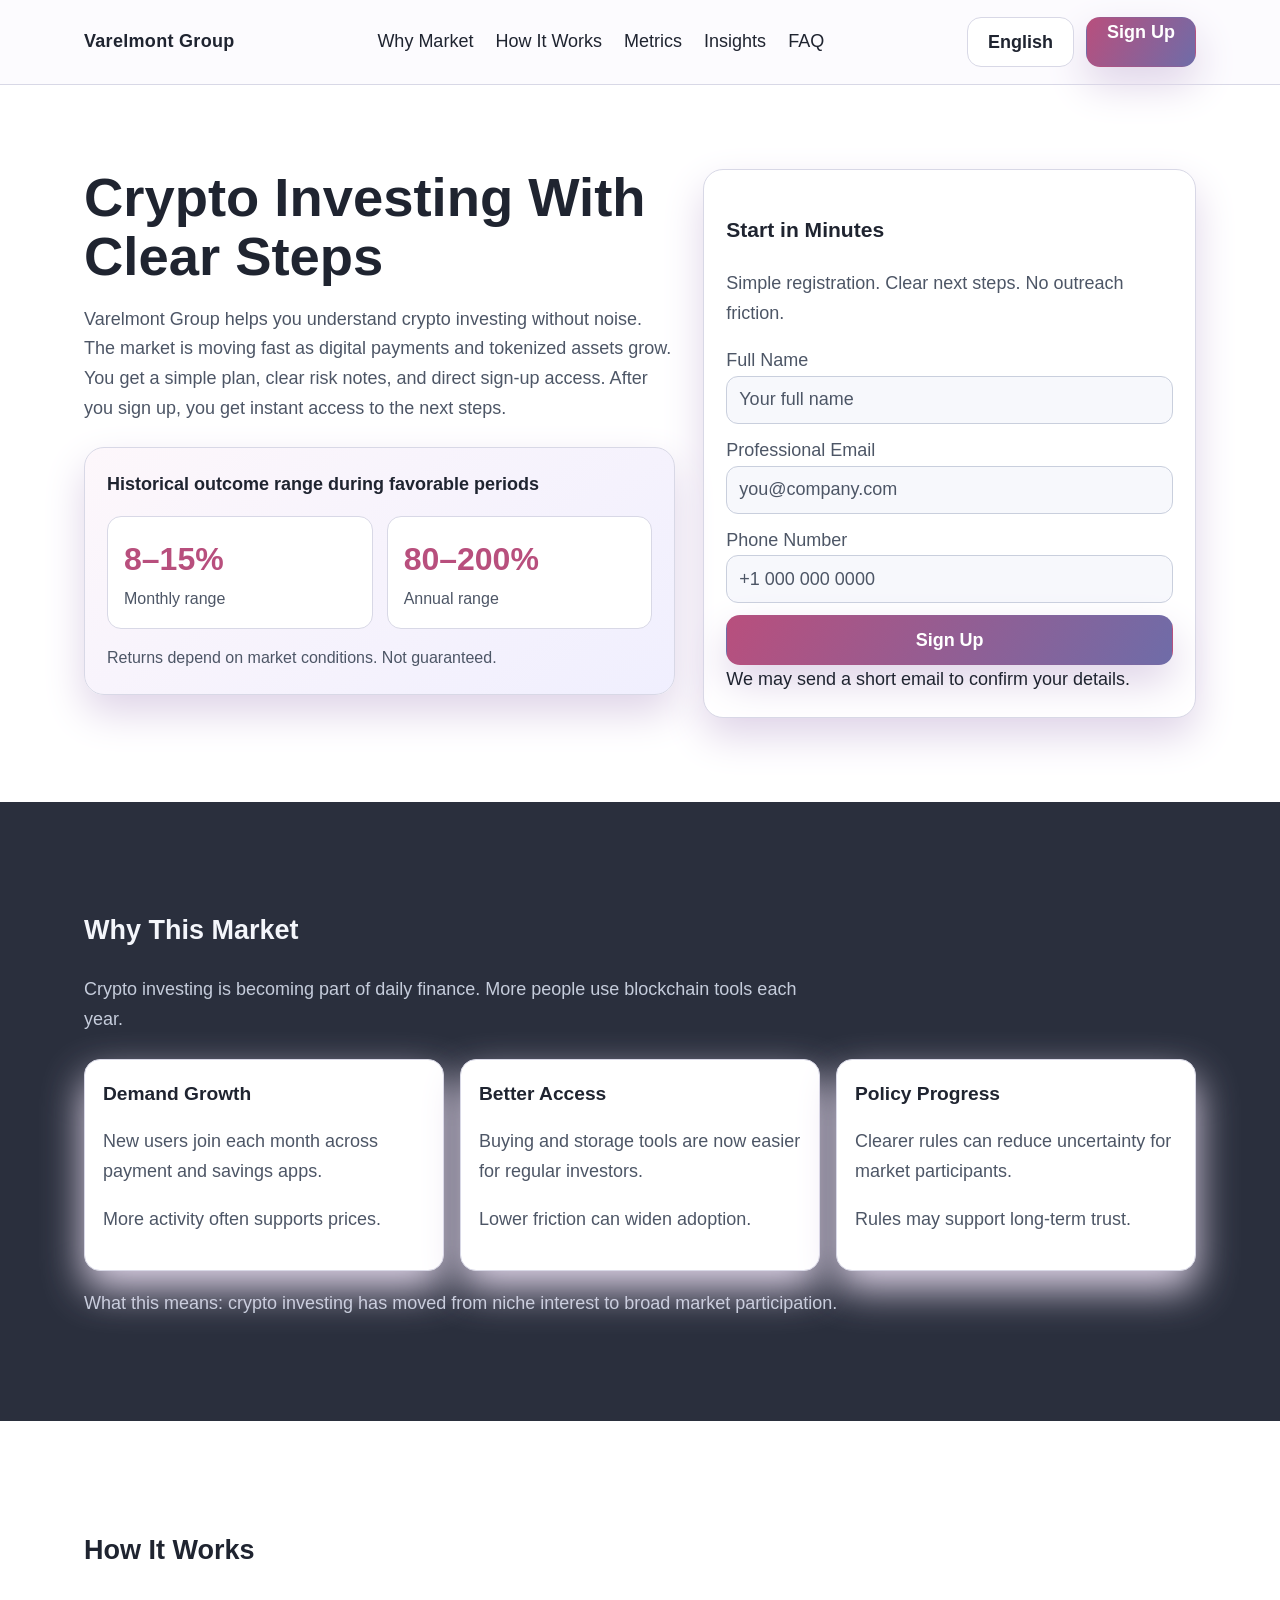
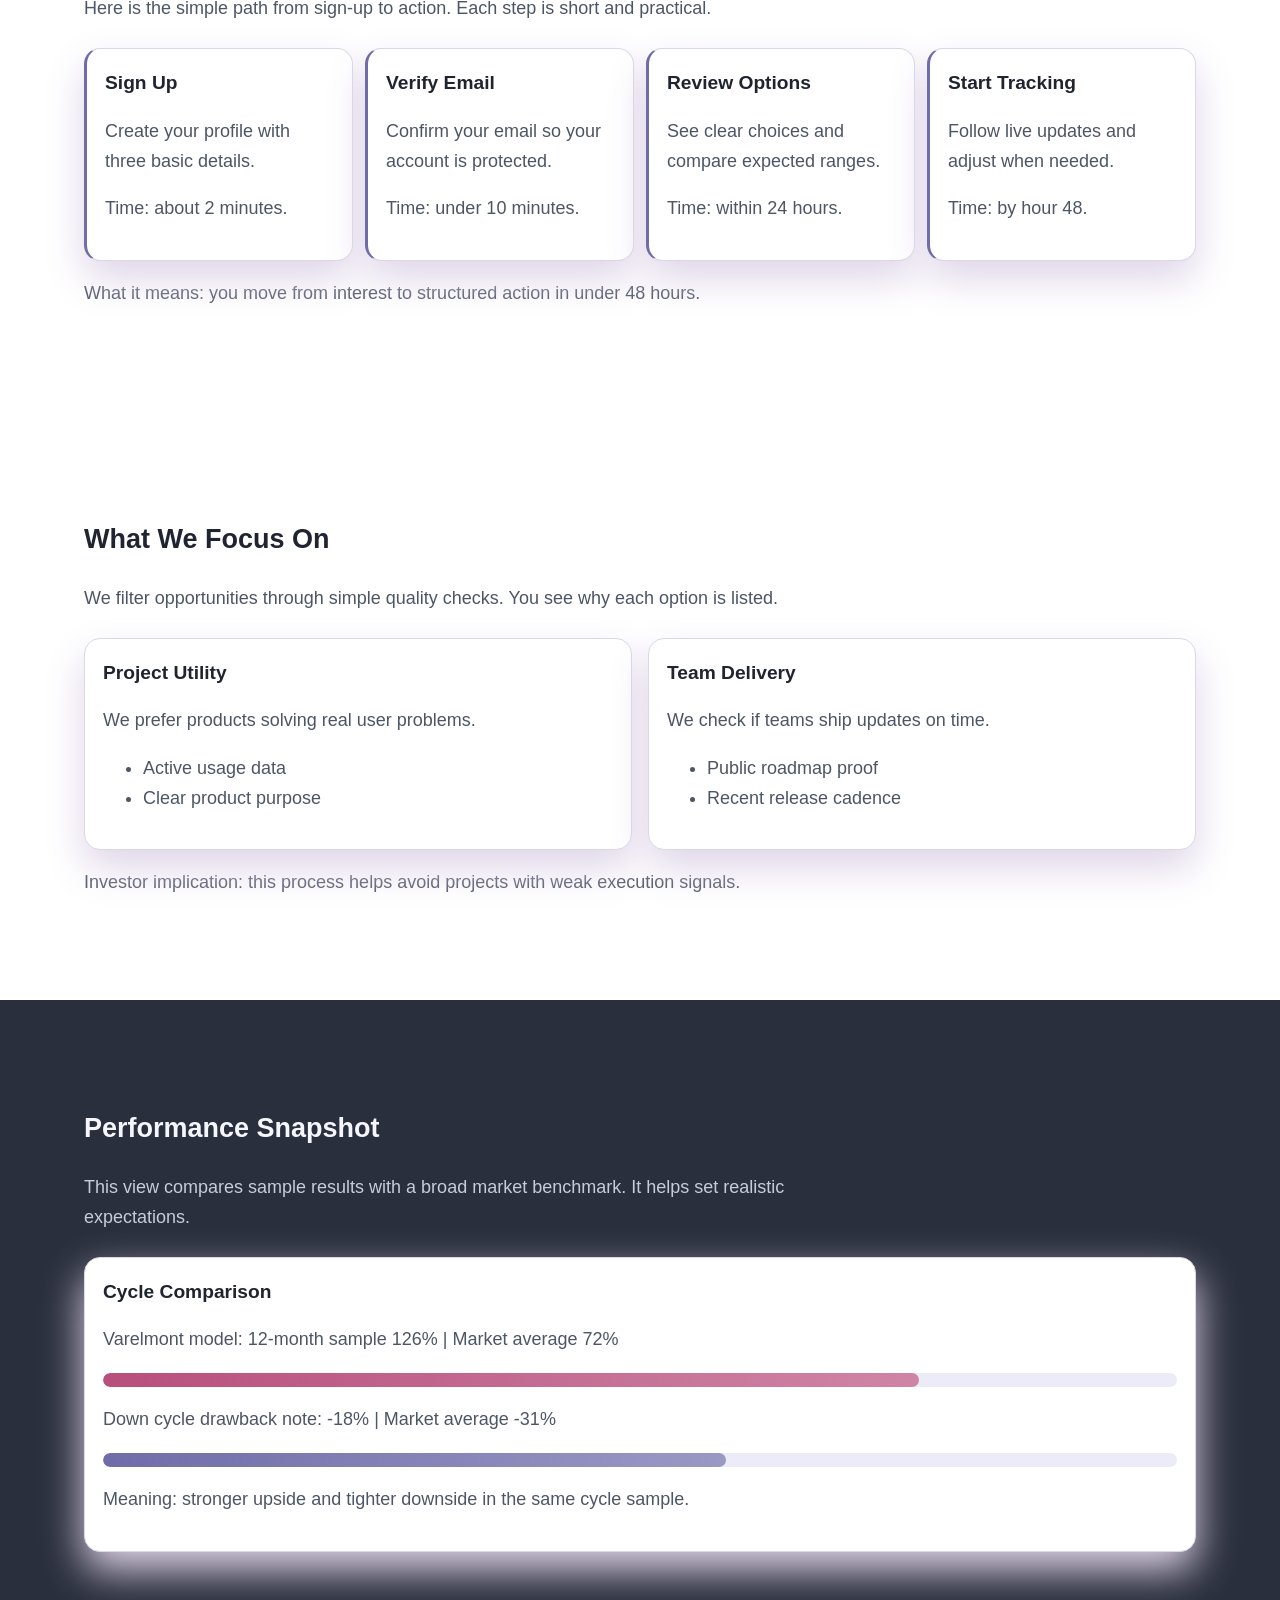
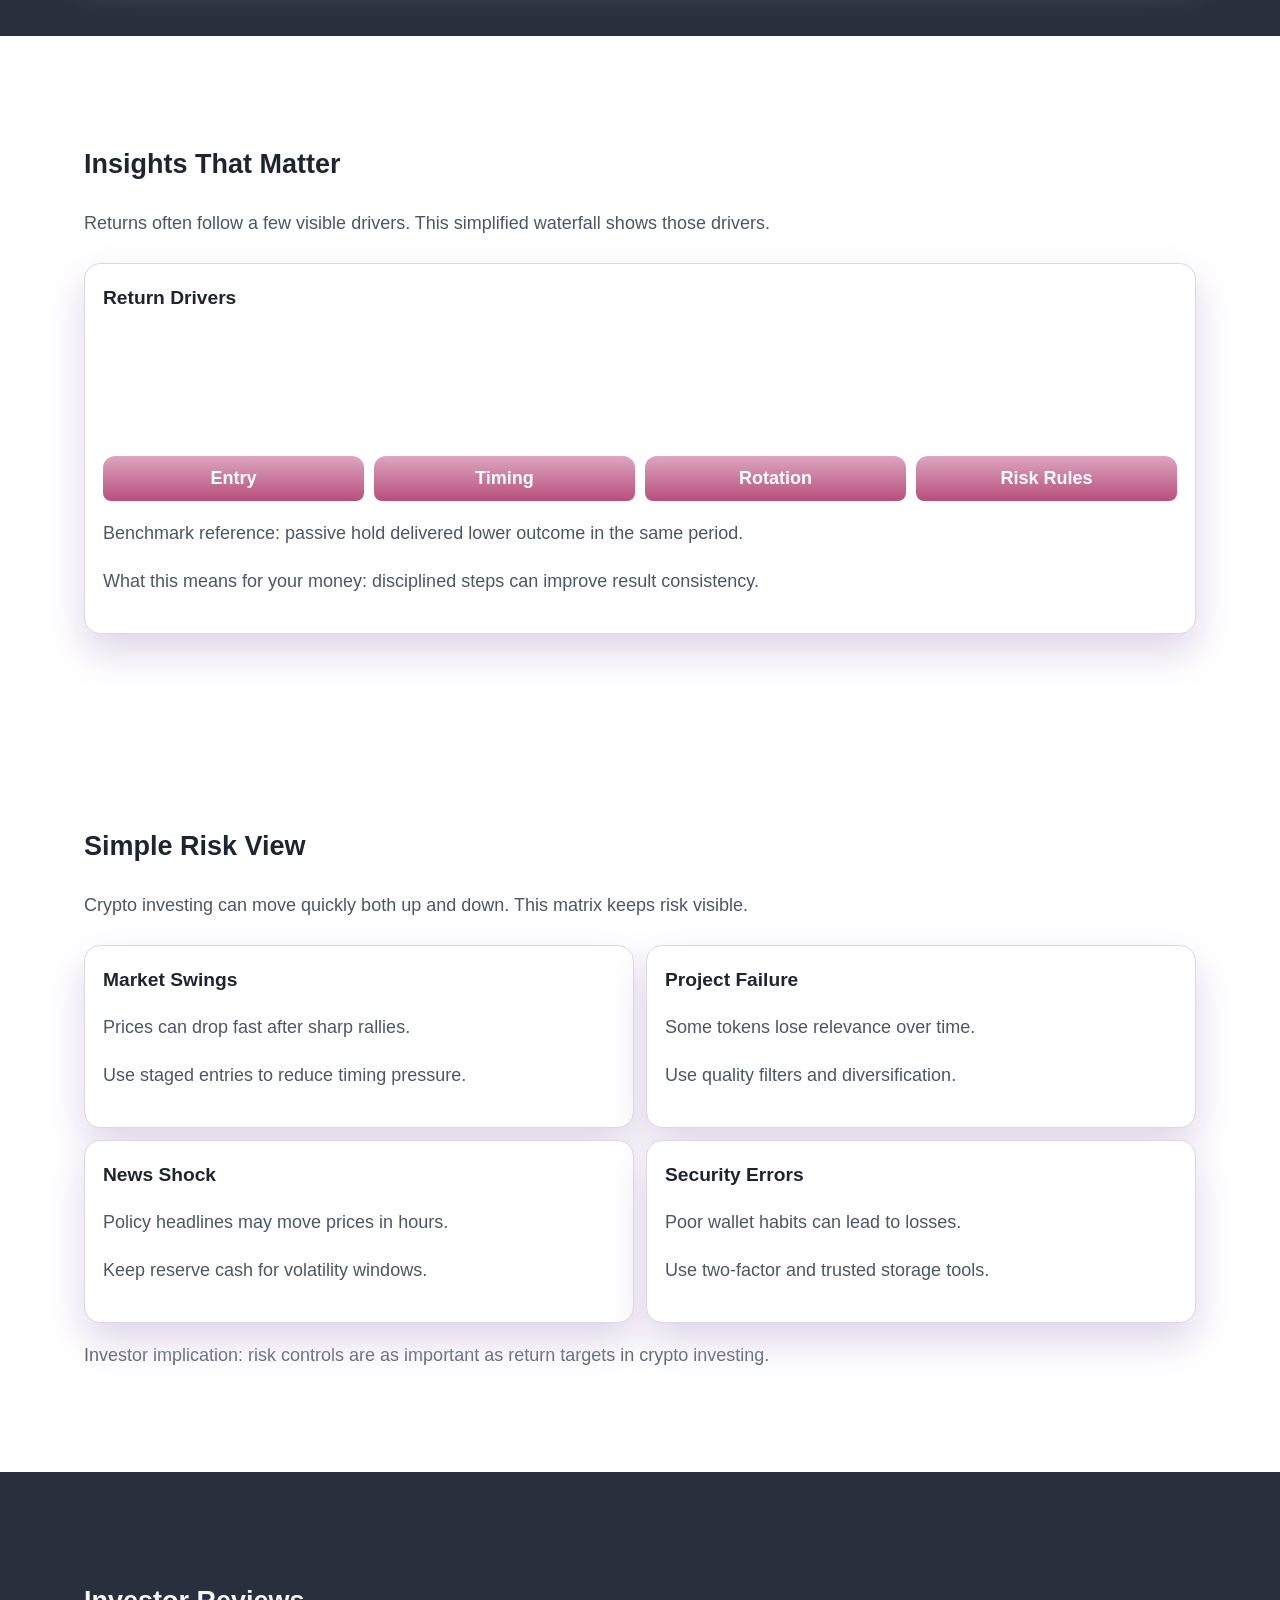
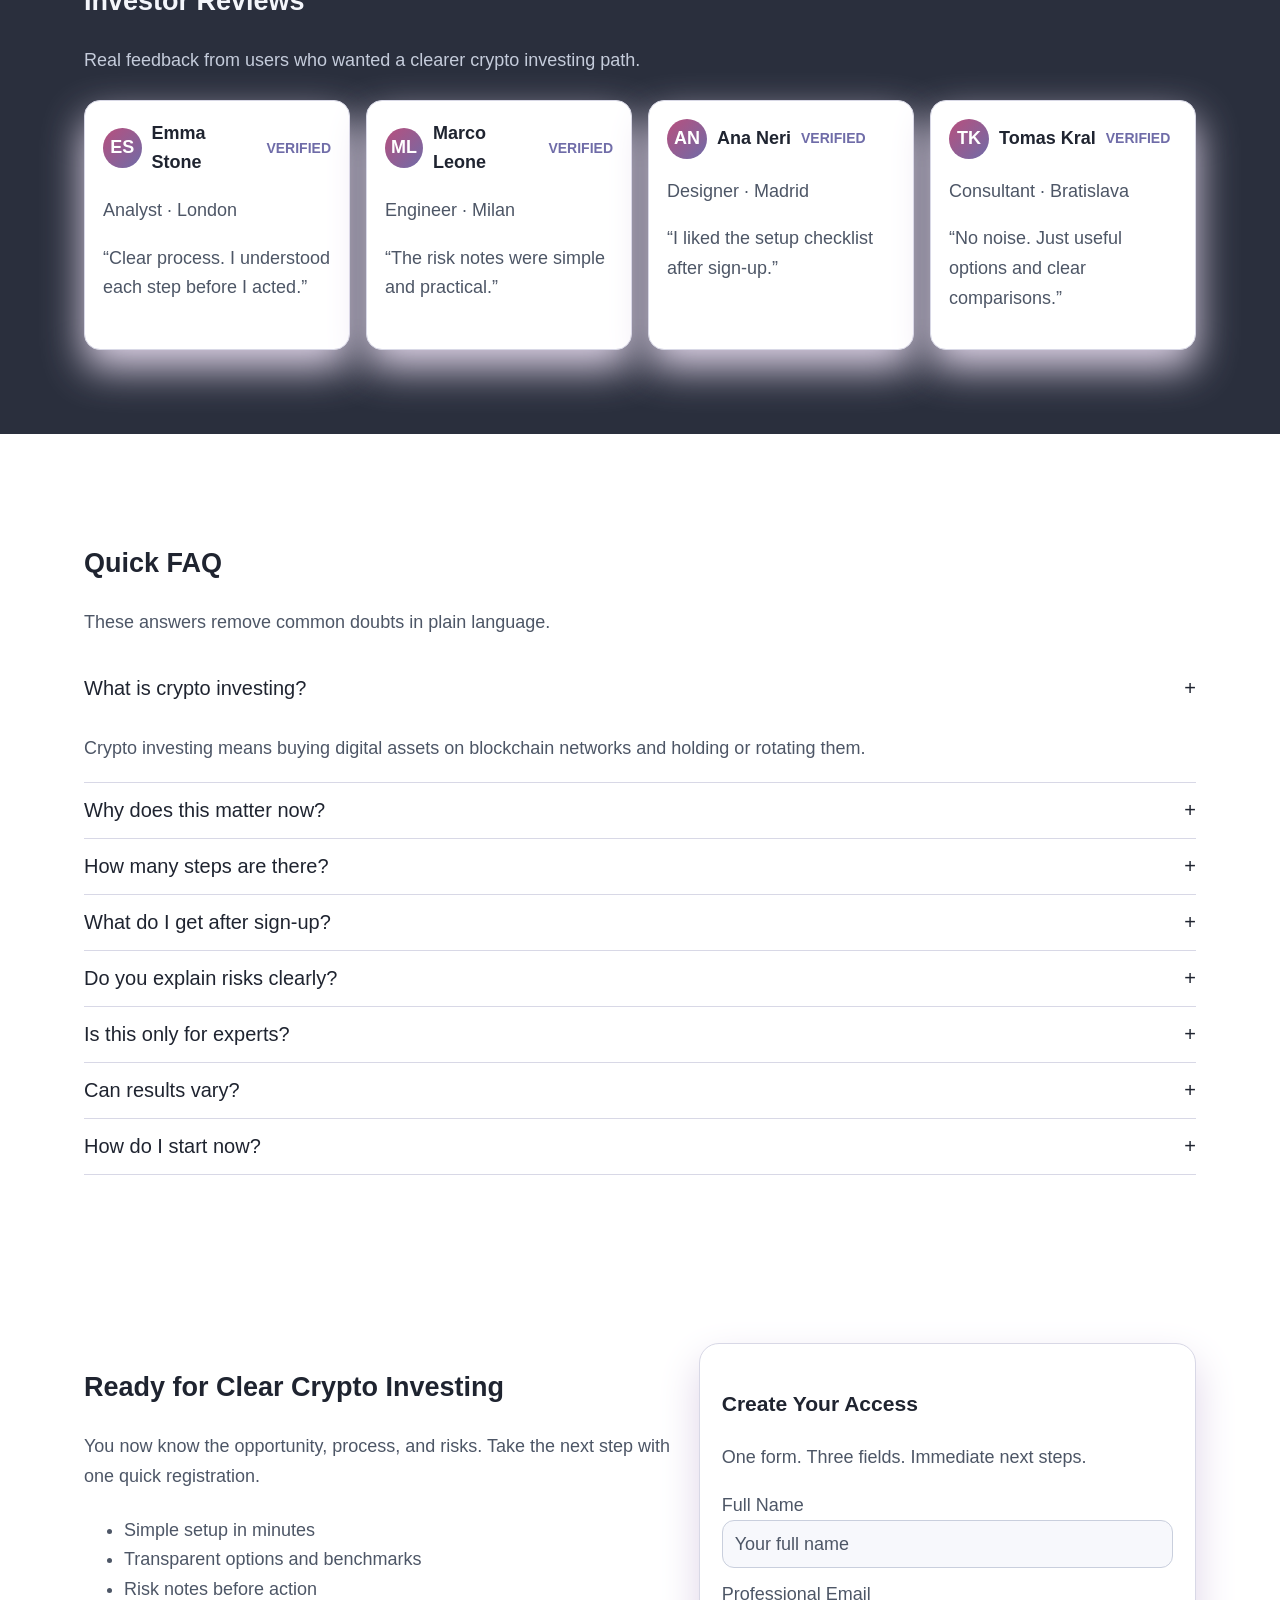
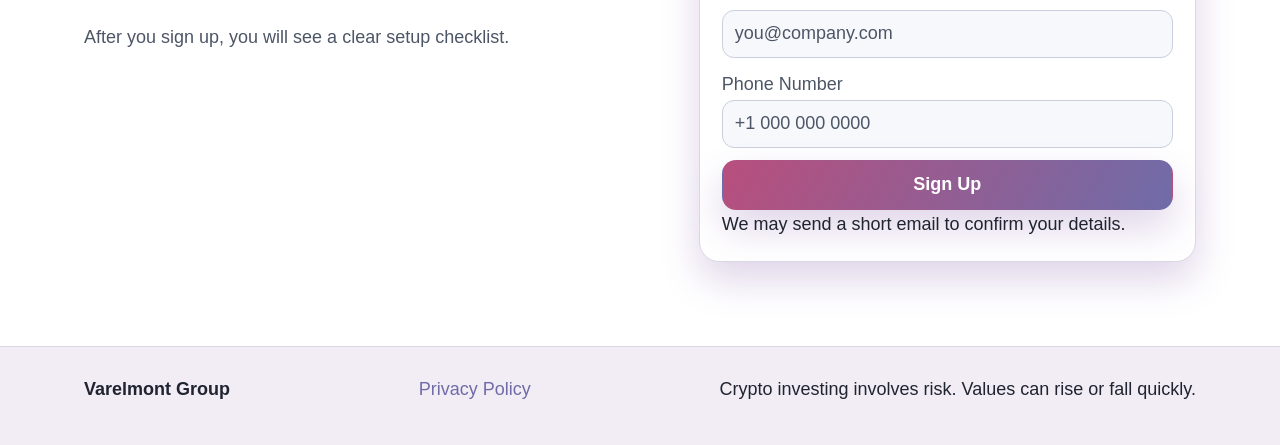
<file: index.html>
<!doctype html>
<html lang="en">
<head>
  <meta charset="UTF-8" />
  <meta name="viewport" content="width=device-width, initial-scale=1.0" />
  <title>Varelmont Group | Crypto Investing Clarity 1</title>
  <meta name="description" content="Varelmont Group explains crypto investing in simple steps, clear risks, and practical next actions for private investors." />
  <link rel="canonical" href="https://www.varelmontgroup.com/" />
  <link rel="alternate" hreflang="en" href="https://www.varelmontgroup.com/index.html" />
  <link rel="alternate" hreflang="de" href="https://www.varelmontgroup.com/de/index.html" />
  <link rel="alternate" hreflang="fr" href="https://www.varelmontgroup.com/fr/index.html" />
  <link rel="alternate" hreflang="es" href="https://www.varelmontgroup.com/es/index.html" />
  <link rel="alternate" hreflang="it" href="https://www.varelmontgroup.com/it/index.html" />
  <link rel="alternate" hreflang="tr" href="https://www.varelmontgroup.com/tr/index.html" />
  <link rel="alternate" hreflang="pt" href="https://www.varelmontgroup.com/pt/index.html" />
  <link rel="alternate" hreflang="ja" href="https://www.varelmontgroup.com/jp/index.html" />
  <link rel="alternate" hreflang="sk" href="https://www.varelmontgroup.com/sk/index.html" />
  <link rel="alternate" hreflang="nl-BE" href="https://www.varelmontgroup.com/be/index.html" />
  <meta property="og:title" content="Varelmont Group | Crypto Investing Clarity 1" />
  <meta property="og:description" content="Varelmont Group explains crypto investing in simple steps, clear risks, and practical next actions for private investors." />
  <meta property="og:type" content="website" />
  <meta property="og:url" content="https://www.varelmontgroup.com/" />
  <meta name="twitter:card" content="summary_large_image" />
  <meta name="twitter:title" content="Varelmont Group | Crypto Investing Clarity 1" />
  <meta name="twitter:description" content="Varelmont Group explains crypto investing in simple steps, clear risks, and practical next actions for private investors." />
  <link rel="stylesheet" href="assets/style.css" />
  <script type="application/ld+json">{"@context":"https://schema.org","@graph":[{"@type":"Organization","name":"Varelmont Group","url":"https://www.varelmontgroup.com/"},{"@type":"WebSite","name":"Varelmont Group","url":"https://www.varelmontgroup.com/"},{"@type":"FAQPage","mainEntity":[{"@type":"Question","name":"What is crypto investing?","acceptedAnswer":{"@type":"Answer","text":"Crypto investing means buying digital assets that run on blockchain networks."}},{"@type":"Question","name":"What happens after Sign Up?","acceptedAnswer":{"@type":"Answer","text":"After you sign up, you get instant access to the next steps."}}]},{"@type":"Review","author":{"@type":"Person","name":"Emma Stone"},"reviewBody":"I understood the setup in one session."}]}</script>
</head>
<body>
<header>
  <div class="container header-row">
    <div class="brand">Varelmont Group</div>
    <nav aria-label="Primary">
      <ul>
        <li><a href="#market">Why Market</a></li>
        <li><a href="#model">How It Works</a></li>
        <li><a href="#metrics">Metrics</a></li>
        <li><a href="#insights">Insights</a></li>
        <li><a href="#faq">FAQ</a></li>
      </ul>
    </nav>
    <div class="header-actions">
      <div class="lang">
        <button class="lang-current" data-lang-toggle aria-label="Open languages">English</button>
        <div class="lang-menu" role="menu">
<a href="index.html"><span class="flag"><svg viewBox="0 0 24 24" aria-hidden="true"><rect width="24" height="24" fill="#1f4ea1"/><rect y="10" width="24" height="4" fill="#fff"/><rect x="10" width="4" height="24" fill="#fff"/><rect y="11" width="24" height="2" fill="#d22f27"/><rect x="11" width="2" height="24" fill="#d22f27"/></svg></span>English</a>
<a href="de/index.html"><span class="flag"><svg viewBox="0 0 24 24"><rect width="24" height="8" fill="#111"/><rect y="8" width="24" height="8" fill="#dd0000"/><rect y="16" width="24" height="8" fill="#ffce00"/></svg></span>Deutsch</a>
<a href="fr/index.html"><span class="flag"><svg viewBox="0 0 24 24"><rect width="8" height="24" fill="#1e4aa8"/><rect x="8" width="8" height="24" fill="#fff"/><rect x="16" width="8" height="24" fill="#ef4135"/></svg></span>Français</a>
<a href="es/index.html"><span class="flag"><svg viewBox="0 0 24 24"><rect width="24" height="6" fill="#aa151b"/><rect y="6" width="24" height="12" fill="#f1bf00"/><rect y="18" width="24" height="6" fill="#aa151b"/></svg></span>Español</a>
<a href="it/index.html"><span class="flag"><svg viewBox="0 0 24 24"><rect width="8" height="24" fill="#009246"/><rect x="8" width="8" height="24" fill="#fff"/><rect x="16" width="8" height="24" fill="#ce2b37"/></svg></span>Italiano</a>
<a href="tr/index.html"><span class="flag"><svg viewBox="0 0 24 24"><rect width="24" height="24" fill="#e30a17"/><circle cx="10" cy="12" r="5" fill="#fff"/><circle cx="11" cy="12" r="4" fill="#e30a17"/></svg></span>Türkçe</a>
<a href="pt/index.html"><span class="flag"><svg viewBox="0 0 24 24"><rect width="10" height="24" fill="#046a38"/><rect x="10" width="14" height="24" fill="#da291c"/></svg></span>Português</a>
<a href="jp/index.html"><span class="flag"><svg viewBox="0 0 24 24"><rect width="24" height="24" fill="#fff"/><circle cx="12" cy="12" r="6" fill="#bc002d"/></svg></span>日本語</a>
<a href="sk/index.html"><span class="flag"><svg viewBox="0 0 24 24"><rect width="24" height="8" fill="#fff"/><rect y="8" width="24" height="8" fill="#0b4ea2"/><rect y="16" width="24" height="8" fill="#ee1c25"/></svg></span>Slovak</a>
<a href="be/index.html"><span class="flag"><svg viewBox="0 0 24 24"><rect width="8" height="24" fill="#000"/><rect x="8" width="8" height="24" fill="#ffe936"/><rect x="16" width="8" height="24" fill="#ef3340"/></svg></span>Nederlands (BE)</a>
</div>
      </div>
      <a class="btn btn-primary" href="#signup">Sign Up</a>
      <button class="btn mobile-toggle" data-open-drawer aria-label="Open menu">☰</button>
    </div>
  </div>
</header>

<div class="drawer-backdrop" data-drawer-backdrop></div>
<aside class="mobile-drawer" data-drawer aria-label="Mobile navigation">
  <button class="icon-btn" data-close-drawer aria-label="Close menu">X</button>
  <nav aria-label="Mobile">
    <ul>
      <li><a href="#market">Why Market</a></li><li><a href="#model">How It Works</a></li><li><a href="#metrics">Metrics</a></li><li><a href="#insights">Insights</a></li><li><a href="#faq">FAQ</a></li>
    </ul>
  </nav>
  <div class="lang open" style="margin-top:16px;">
    <button class="lang-current" aria-label="Current language">English</button>
    <div class="lang-menu" style="display:block;position:static;width:100%;">
<a href="index.html"><span class="flag"><svg viewBox="0 0 24 24" aria-hidden="true"><rect width="24" height="24" fill="#1f4ea1"/><rect y="10" width="24" height="4" fill="#fff"/><rect x="10" width="4" height="24" fill="#fff"/><rect y="11" width="24" height="2" fill="#d22f27"/><rect x="11" width="2" height="24" fill="#d22f27"/></svg></span>English</a>
<a href="de/index.html"><span class="flag"><svg viewBox="0 0 24 24"><rect width="24" height="8" fill="#111"/><rect y="8" width="24" height="8" fill="#dd0000"/><rect y="16" width="24" height="8" fill="#ffce00"/></svg></span>Deutsch</a>
<a href="fr/index.html"><span class="flag"><svg viewBox="0 0 24 24"><rect width="8" height="24" fill="#1e4aa8"/><rect x="8" width="8" height="24" fill="#fff"/><rect x="16" width="8" height="24" fill="#ef4135"/></svg></span>Français</a>
<a href="es/index.html"><span class="flag"><svg viewBox="0 0 24 24"><rect width="24" height="6" fill="#aa151b"/><rect y="6" width="24" height="12" fill="#f1bf00"/><rect y="18" width="24" height="6" fill="#aa151b"/></svg></span>Español</a>
<a href="it/index.html"><span class="flag"><svg viewBox="0 0 24 24"><rect width="8" height="24" fill="#009246"/><rect x="8" width="8" height="24" fill="#fff"/><rect x="16" width="8" height="24" fill="#ce2b37"/></svg></span>Italiano</a>
<a href="tr/index.html"><span class="flag"><svg viewBox="0 0 24 24"><rect width="24" height="24" fill="#e30a17"/><circle cx="10" cy="12" r="5" fill="#fff"/><circle cx="11" cy="12" r="4" fill="#e30a17"/></svg></span>Türkçe</a>
<a href="pt/index.html"><span class="flag"><svg viewBox="0 0 24 24"><rect width="10" height="24" fill="#046a38"/><rect x="10" width="14" height="24" fill="#da291c"/></svg></span>Português</a>
<a href="jp/index.html"><span class="flag"><svg viewBox="0 0 24 24"><rect width="24" height="24" fill="#fff"/><circle cx="12" cy="12" r="6" fill="#bc002d"/></svg></span>日本語</a>
<a href="sk/index.html"><span class="flag"><svg viewBox="0 0 24 24"><rect width="24" height="8" fill="#fff"/><rect y="8" width="24" height="8" fill="#0b4ea2"/><rect y="16" width="24" height="8" fill="#ee1c25"/></svg></span>Slovak</a>
<a href="be/index.html"><span class="flag"><svg viewBox="0 0 24 24"><rect width="8" height="24" fill="#000"/><rect x="8" width="8" height="24" fill="#ffe936"/><rect x="16" width="8" height="24" fill="#ef3340"/></svg></span>Nederlands (BE)</a>
</div>
  </div>
  <a class="btn btn-primary" href="#signup" style="display:inline-flex;align-items:center;justify-content:center;margin-top:12px;">Sign Up</a>
</aside>

<main>
<section class="section light" id="top">
  <div class="container hero-layout">
    <div>
      <h1>Crypto Investing With Clear Steps</h1>
      <p class="section-intro">Varelmont Group helps you understand crypto investing without noise. The market is moving fast as digital payments and tokenized assets grow. You get a simple plan, clear risk notes, and direct sign-up access. After you sign up, you get instant access to the next steps.</p>
      <div class="performance-panel reveal">
        <strong>Historical outcome range during favorable periods</strong>
        <div class="performance-grid">
          <div class="metric-box"><div class="metric-value">8–15%</div><div class="metric-label">Monthly range</div></div>
          <div class="metric-box"><div class="metric-value">80–200%</div><div class="metric-label">Annual range</div></div>
        </div>
        <div class="mini-note">Returns depend on market conditions. Not guaranteed.</div>
      </div>
    </div>
    <form class="form-card" id="signup">
      <h3 class="form-title">Start in Minutes</h3>
      <p class="form-sub">Simple registration. Clear next steps. No outreach friction.</p>
      <div class="form-grid">
        <label>Full Name<input type="text" placeholder="Your full name" /></label>
        <label>Professional Email<input type="email" placeholder="you@company.com" /></label>
        <label>Phone Number<input type="tel" placeholder="+1 000 000 0000" /></label>
        <button class="btn btn-primary" type="submit">Sign Up</button>
      </div>
      <small>We may send a short email to confirm your details.</small>
    </form>
  </div>
</section>

<section class="section dark" id="market"><div class="container">
  <h2>Why This Market</h2>
  <p class="section-intro">Crypto investing is becoming part of daily finance. More people use blockchain tools each year.</p>
  <div class="grid-3 reveal">
    <article class="card"><h3>Demand Growth</h3><p>New users join each month across payment and savings apps.</p><p class="muted">More activity often supports prices.</p></article>
    <article class="card"><h3>Better Access</h3><p>Buying and storage tools are now easier for regular investors.</p><p class="muted">Lower friction can widen adoption.</p></article>
    <article class="card"><h3>Policy Progress</h3><p>Clearer rules can reduce uncertainty for market participants.</p><p class="muted">Rules may support long-term trust.</p></article>
  </div>
  <p>What this means: crypto investing has moved from niche interest to broad market participation.</p>
</div></section>

<section class="section light" id="model"><div class="container">
  <h2>How It Works</h2>
  <p class="section-intro">Here is the simple path from sign-up to action. Each step is short and practical.</p>
  <div class="timeline reveal">
    <article class="card step"><h3>Sign Up</h3><p>Create your profile with three basic details.</p><p class="muted">Time: about 2 minutes.</p></article>
    <article class="card step"><h3>Verify Email</h3><p>Confirm your email so your account is protected.</p><p class="muted">Time: under 10 minutes.</p></article>
    <article class="card step"><h3>Review Options</h3><p>See clear choices and compare expected ranges.</p><p class="muted">Time: within 24 hours.</p></article>
    <article class="card step"><h3>Start Tracking</h3><p>Follow live updates and adjust when needed.</p><p class="muted">Time: by hour 48.</p></article>
  </div>
  <p>What it means: you move from interest to structured action in under 48 hours.</p>
</div></section>

<section class="section light" id="focus"><div class="container">
  <h2>What We Focus On</h2>
  <p class="section-intro">We filter opportunities through simple quality checks. You see why each option is listed.</p>
  <div class="grid-2 reveal">
    <article class="card"><h3>Project Utility</h3><p>We prefer products solving real user problems.</p><ul><li>Active usage data</li><li>Clear product purpose</li></ul></article>
    <article class="card"><h3>Team Delivery</h3><p>We check if teams ship updates on time.</p><ul><li>Public roadmap proof</li><li>Recent release cadence</li></ul></article>
  </div>
  <p>Investor implication: this process helps avoid projects with weak execution signals.</p>
</div></section>

<section class="section dark" id="metrics"><div class="container">
  <h2>Performance Snapshot</h2>
  <p class="section-intro">This view compares sample results with a broad market benchmark. It helps set realistic expectations.</p>
  <div class="card dual-bars reveal">
    <h3>Cycle Comparison</h3>
    <div class="bar-row"><p>Varelmont model: 12-month sample 126% | Market average 72%</p><div class="bar-track"><div class="bar-fill-a" style="width:76%"></div></div></div>
    <div class="bar-row"><p>Down cycle drawback note: -18% | Market average -31%</p><div class="bar-track"><div class="bar-fill-b" style="width:58%"></div></div></div>
    <p class="muted">Meaning: stronger upside and tighter downside in the same cycle sample.</p>
  </div>
</div></section>

<section class="section light" id="insights"><div class="container">
  <h2>Insights That Matter</h2>
  <p class="section-intro">Returns often follow a few visible drivers. This simplified waterfall shows those drivers.</p>
  <div class="card reveal">
    <h3>Return Drivers</h3>
    <div class="waterfall">
      <div class="w" style="height:40%">Entry</div>
      <div class="w" style="height:55%">Timing</div>
      <div class="w" style="height:70%">Rotation</div>
      <div class="w" style="height:86%">Risk Rules</div>
    </div>
    <p>Benchmark reference: passive hold delivered lower outcome in the same period.</p>
    <p class="muted">What this means for your money: disciplined steps can improve result consistency.</p>
  </div>
</div></section>

<section class="section light" id="risk"><div class="container">
  <h2>Simple Risk View</h2>
  <p class="section-intro">Crypto investing can move quickly both up and down. This matrix keeps risk visible.</p>
  <div class="risk-matrix reveal">
    <article class="card"><h3>Market Swings</h3><p>Prices can drop fast after sharp rallies.</p><p class="muted">Use staged entries to reduce timing pressure.</p></article>
    <article class="card"><h3>Project Failure</h3><p>Some tokens lose relevance over time.</p><p class="muted">Use quality filters and diversification.</p></article>
    <article class="card"><h3>News Shock</h3><p>Policy headlines may move prices in hours.</p><p class="muted">Keep reserve cash for volatility windows.</p></article>
    <article class="card"><h3>Security Errors</h3><p>Poor wallet habits can lead to losses.</p><p class="muted">Use two-factor and trusted storage tools.</p></article>
  </div>
  <p>Investor implication: risk controls are as important as return targets in crypto investing.</p>
</div></section>

<section class="section dark reviews" id="reviews"><div class="container">
  <h2>Investor Reviews</h2>
  <p class="section-intro">Real feedback from users who wanted a clearer crypto investing path.</p>
  <div class="grid-4 reveal">
    <article class="card"><div class="review-top"><span class="avatar">ES</span><strong>Emma Stone</strong><span class="verified">VERIFIED</span></div><p>Analyst · London</p><p>“Clear process. I understood each step before I acted.”</p></article>
    <article class="card"><div class="review-top"><span class="avatar">ML</span><strong>Marco Leone</strong><span class="verified">VERIFIED</span></div><p>Engineer · Milan</p><p>“The risk notes were simple and practical.”</p></article>
    <article class="card"><div class="review-top"><span class="avatar">AN</span><strong>Ana Neri</strong><span class="verified">VERIFIED</span></div><p>Designer · Madrid</p><p>“I liked the setup checklist after sign-up.”</p></article>
    <article class="card"><div class="review-top"><span class="avatar">TK</span><strong>Tomas Kral</strong><span class="verified">VERIFIED</span></div><p>Consultant · Bratislava</p><p>“No noise. Just useful options and clear comparisons.”</p></article>
  </div>
</div></section>

<section class="section light" id="faq"><div class="container">
  <h2>Quick FAQ</h2>
  <p class="section-intro">These answers remove common doubts in plain language.</p>
  <div class="reveal">
    <article class="faq-item open"><button class="faq-q">What is crypto investing?<span>+</span></button><div class="faq-a"><p>Crypto investing means buying digital assets on blockchain networks and holding or rotating them.</p></div></article>
    <article class="faq-item"><button class="faq-q">Why does this matter now?<span>+</span></button><div class="faq-a"><p>Adoption is growing through payments, tokenized assets, and easier access tools.</p></div></article>
    <article class="faq-item"><button class="faq-q">How many steps are there?<span>+</span></button><div class="faq-a"><p>Sign up, verify, review options, and start tracking with clear checkpoints.</p></div></article>
    <article class="faq-item"><button class="faq-q">What do I get after sign-up?<span>+</span></button><div class="faq-a"><p>After you sign up, you can review the options and choose what to do next.</p></div></article>
    <article class="faq-item"><button class="faq-q">Do you explain risks clearly?<span>+</span></button><div class="faq-a"><p>Yes. Each option includes a short risk note in plain words.</p></div></article>
    <article class="faq-item"><button class="faq-q">Is this only for experts?<span>+</span></button><div class="faq-a"><p>No. It is made for investors who want clarity.</p></div></article>
    <article class="faq-item"><button class="faq-q">Can results vary?<span>+</span></button><div class="faq-a"><p>Yes. Returns depend on market conditions and are not guaranteed.</p></div></article>
    <article class="faq-item"><button class="faq-q">How do I start now?<span>+</span></button><div class="faq-a"><p>Use the Sign Up form and follow the checklist shown after registration.</p></div></article>
  </div>
</div></section>

<section class="section light" id="final"><div class="container final-wrap">
  <div>
    <h2>Ready for Clear Crypto Investing</h2>
    <p class="section-intro">You now know the opportunity, process, and risks. Take the next step with one quick registration.</p>
    <ul>
      <li>Simple setup in minutes</li>
      <li>Transparent options and benchmarks</li>
      <li>Risk notes before action</li>
    </ul>
    <p>After you sign up, you will see a clear setup checklist.</p>
  </div>
  <form class="form-card">
    <h3 class="form-title">Create Your Access</h3>
    <p class="form-sub">One form. Three fields. Immediate next steps.</p>
    <div class="form-grid">
      <label>Full Name<input type="text" placeholder="Your full name" /></label>
      <label>Professional Email<input type="email" placeholder="you@company.com" /></label>
      <label>Phone Number<input type="tel" placeholder="+1 000 000 0000" /></label>
      <button class="btn btn-primary" type="submit">Sign Up</button>
    </div>
    <small>We may send a short email to confirm your details.</small>
  </form>
</div></section>
</main>

<footer>
  <div class="container footer-row">
    <strong>Varelmont Group</strong>
    <a href="#" data-open-privacy>Privacy Policy</a>
    <small>Crypto investing involves risk. Values can rise or fall quickly.</small>
  </div>
</footer>

<div class="modal" data-modal role="dialog" aria-modal="true" aria-label="Privacy Policy">
  <div class="modal-panel">
    <div class="modal-head"><button class="icon-btn" data-close-privacy aria-label="Close privacy">X</button></div>
    <div class="modal-body">
      <h2>Privacy Policy</h2>
      <p>Introduction: We explain what data we collect and why.</p>
      <p>Data collection: We collect your name, email, and phone number from forms.</p>
      <p>Legal basis: We process data for registration delivery and account security.</p>
      <p>Cookies: We use basic cookies for session and site performance.</p>
      <p>Retention: We keep data only as long as needed for service and legal duties.</p>
      <p>Third-party sharing: We share with trusted service providers only when needed.</p>
      <p>Security: We use access controls and encryption to protect stored information.</p>
      <p>User rights: You may request access, correction, deletion, or data portability.</p>
      <p>International transfers: Data may be processed in other regions with safeguards.</p>
      <p>Industry risk disclosure: Crypto markets are volatile and outcomes are not guaranteed.</p>
      <p>Contact: privacy@varelmontgroup.com</p>
    </div>
    <div class="modal-foot"><button class="icon-btn" data-close-privacy>Close</button></div>
  </div>
</div>

<script src="assets/app.js" defer></script>
</body>
</html>
</file>
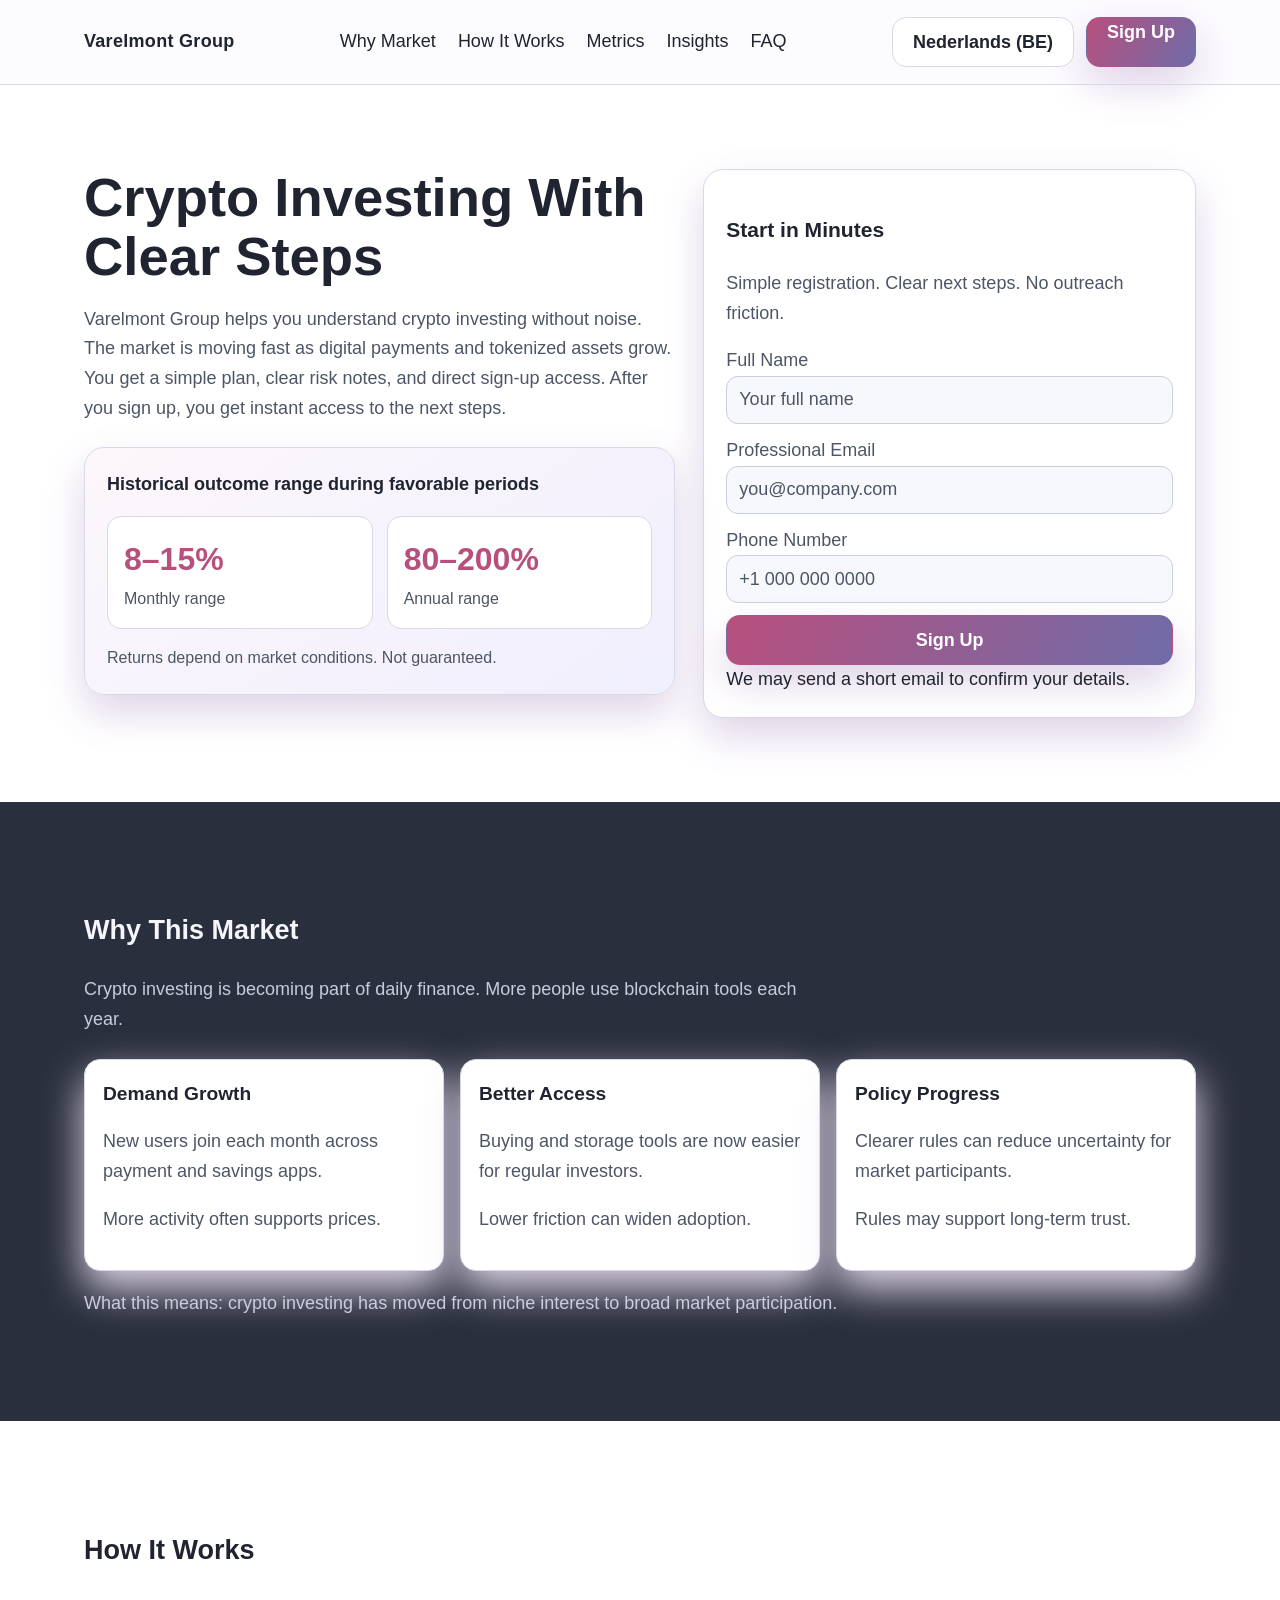
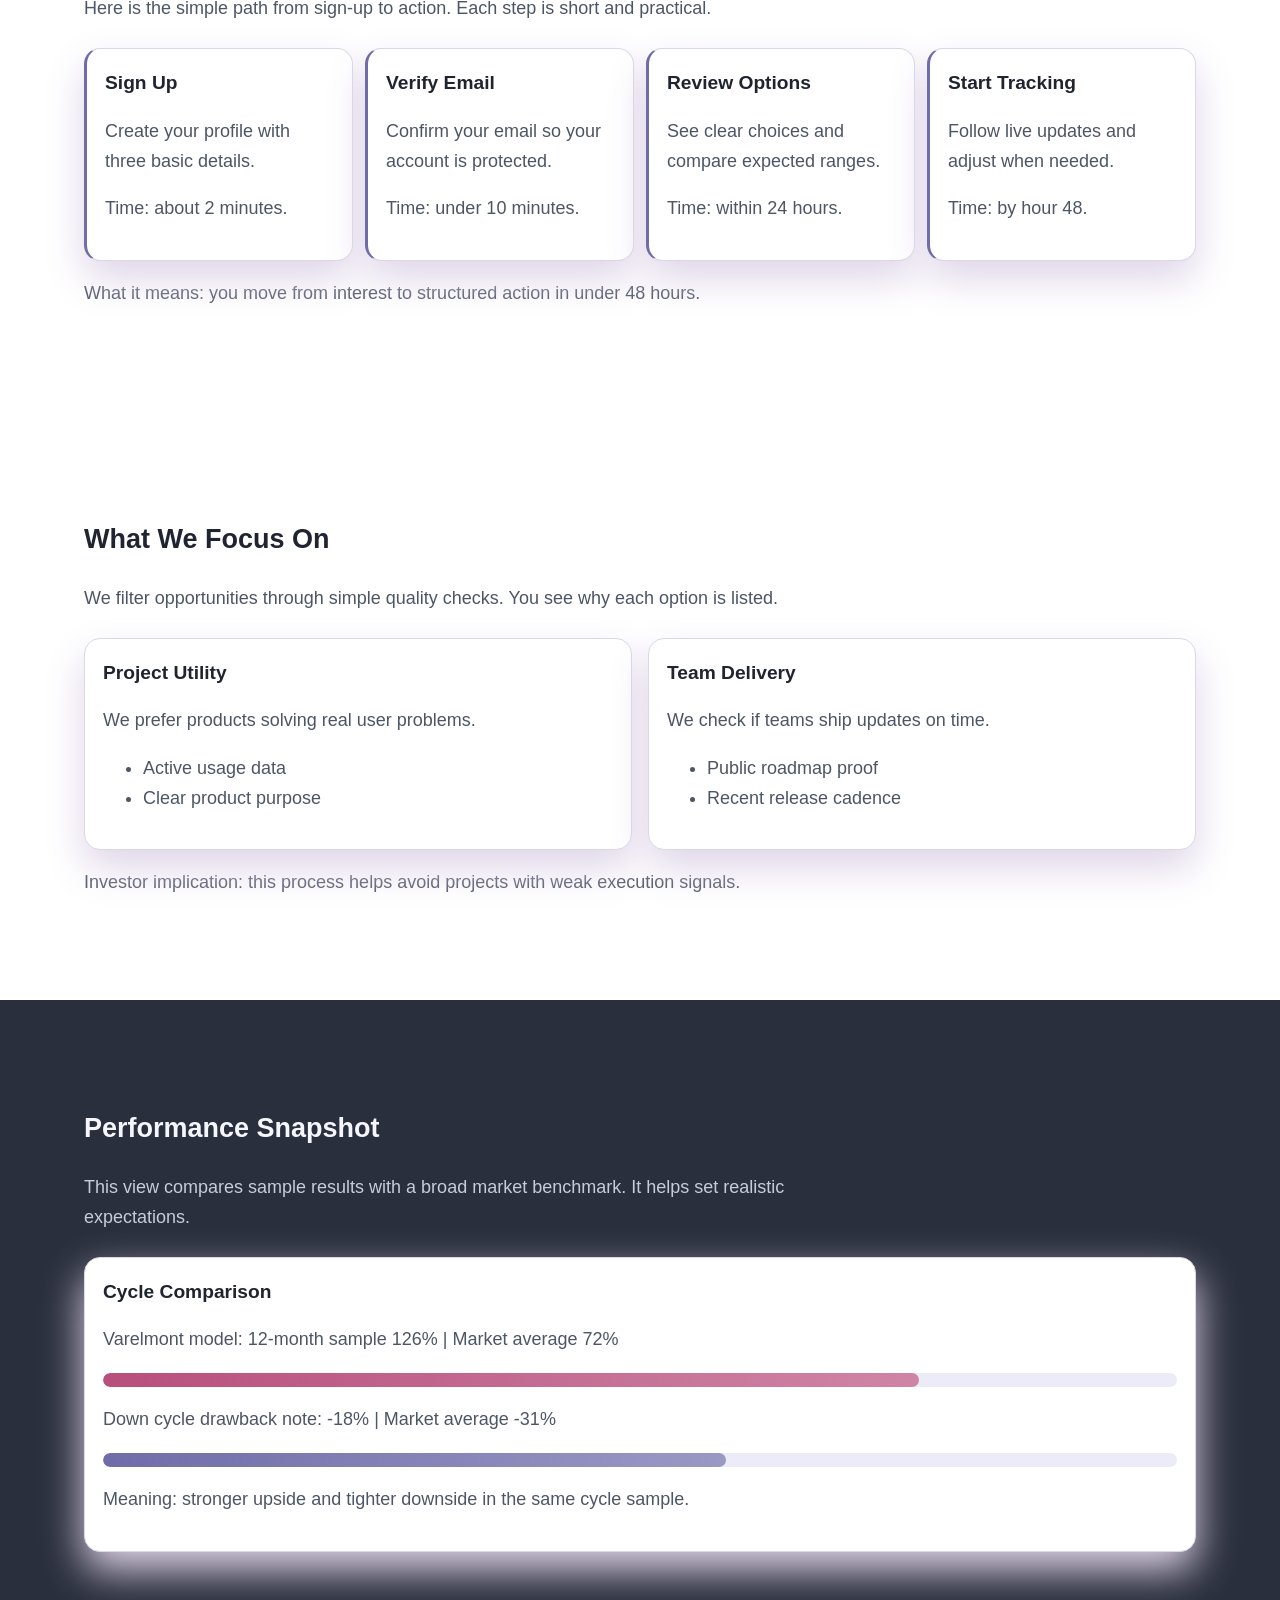
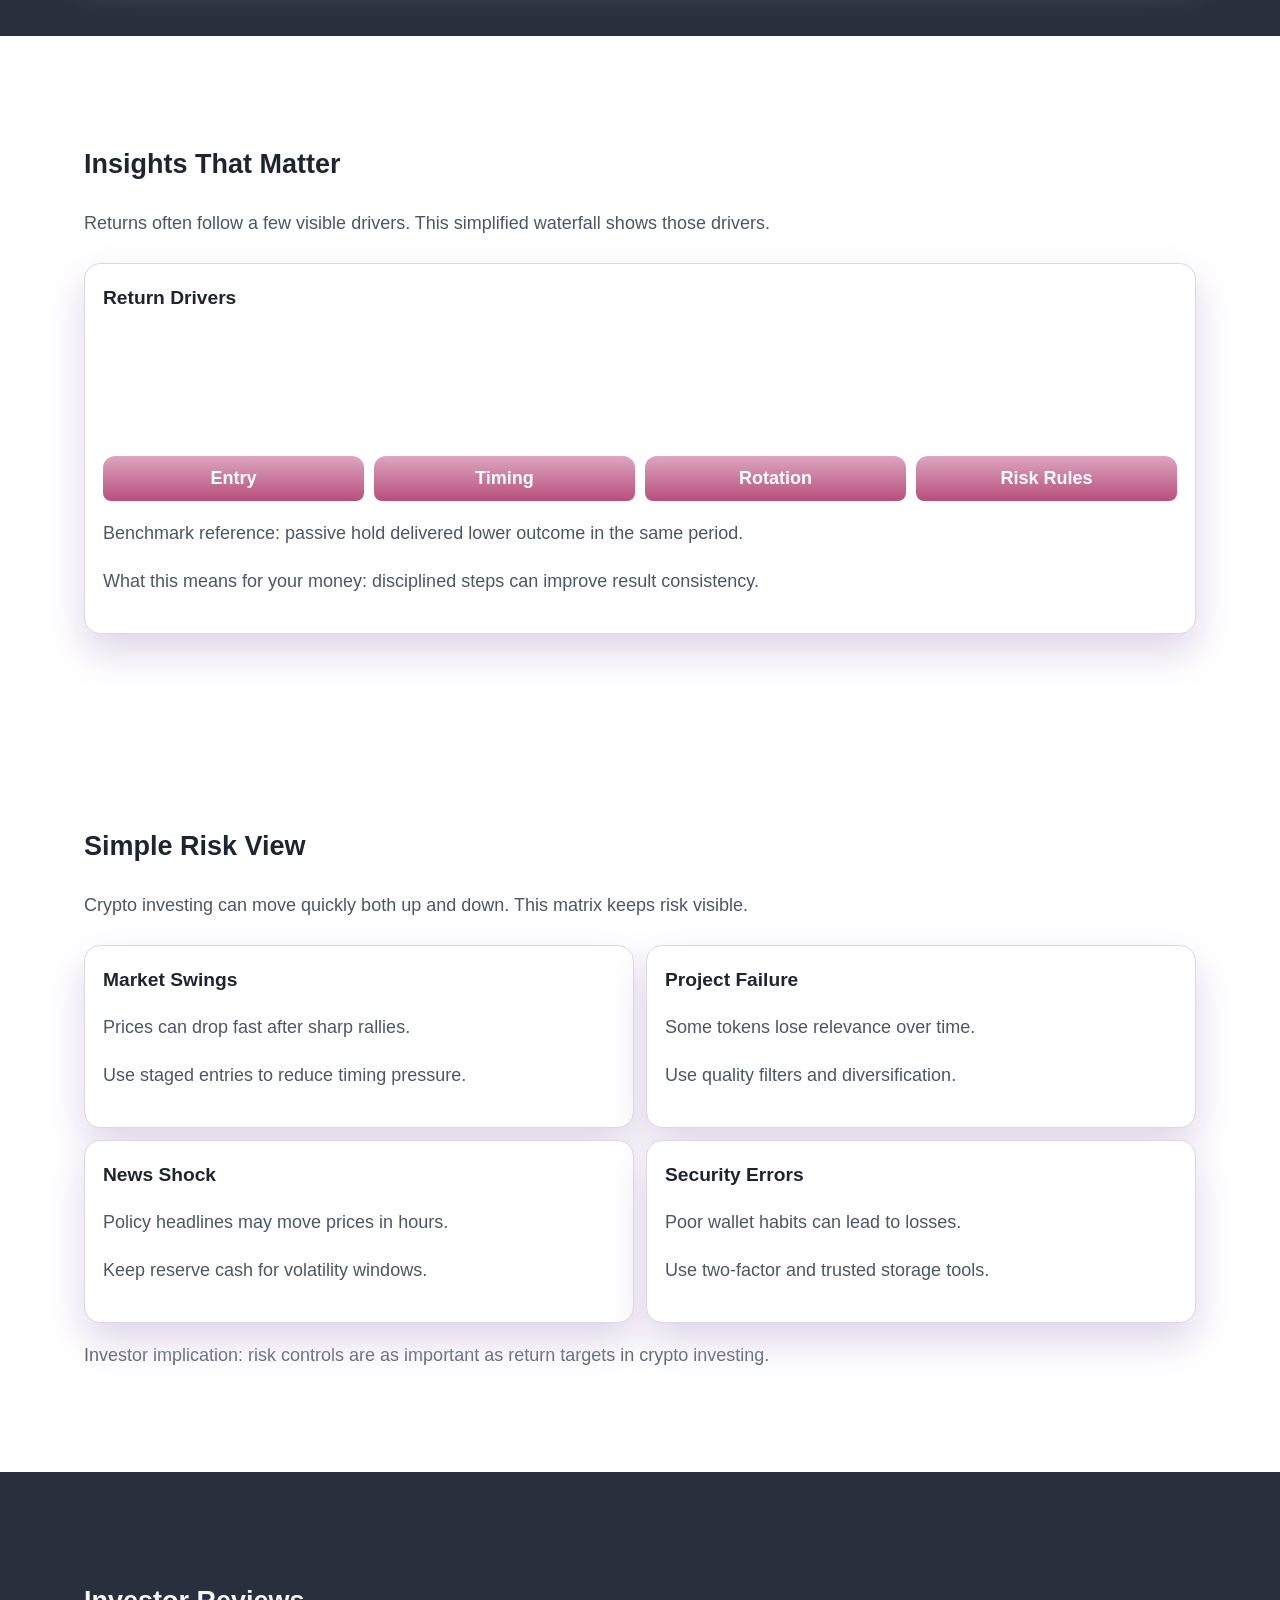
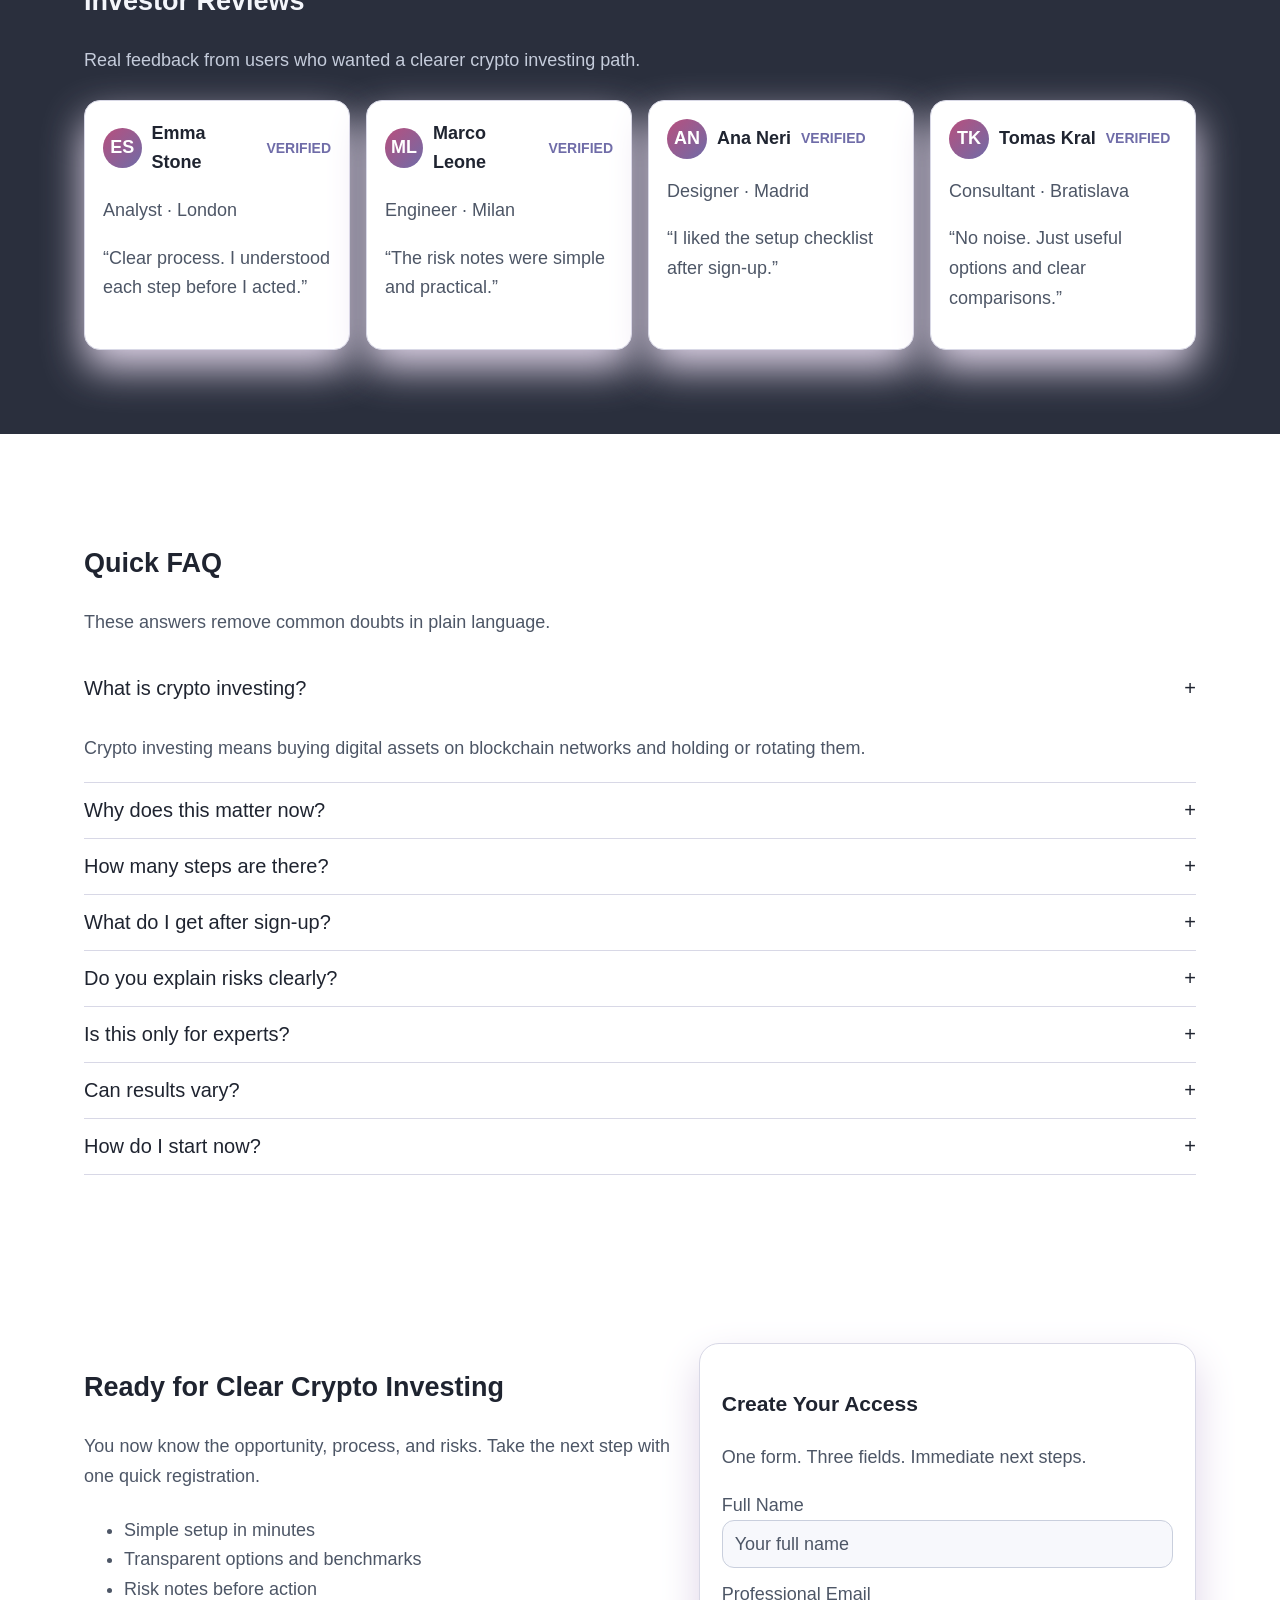
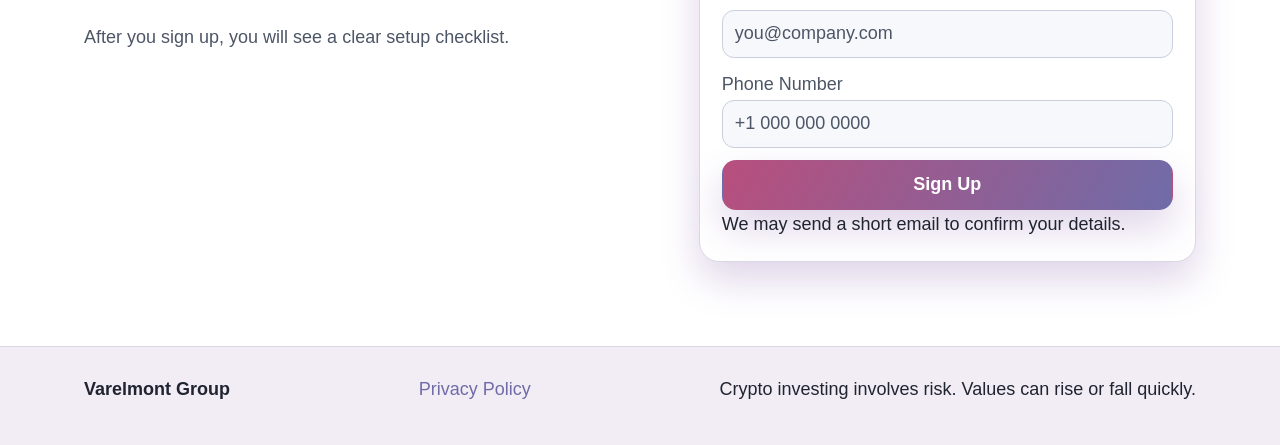
<file: be/index.html>
<!doctype html>
<html lang="en">
<head>
  <meta charset="UTF-8" />
  <meta name="viewport" content="width=device-width, initial-scale=1.0" />
  <title>Varelmont Group | Crypto Investing Clarity 10</title>
  <meta name="description" content="Varelmont Group explains crypto investing in simple steps, clear risks, and practical next actions for private investors." />
  <link rel="canonical" href="https://www.varelmontgroup.com/be/index.html" />
  <link rel="alternate" hreflang="en" href="https://www.varelmontgroup.com/index.html" />
  <link rel="alternate" hreflang="de" href="https://www.varelmontgroup.com/de/index.html" />
  <link rel="alternate" hreflang="fr" href="https://www.varelmontgroup.com/fr/index.html" />
  <link rel="alternate" hreflang="es" href="https://www.varelmontgroup.com/es/index.html" />
  <link rel="alternate" hreflang="it" href="https://www.varelmontgroup.com/it/index.html" />
  <link rel="alternate" hreflang="tr" href="https://www.varelmontgroup.com/tr/index.html" />
  <link rel="alternate" hreflang="pt" href="https://www.varelmontgroup.com/pt/index.html" />
  <link rel="alternate" hreflang="ja" href="https://www.varelmontgroup.com/jp/index.html" />
  <link rel="alternate" hreflang="sk" href="https://www.varelmontgroup.com/sk/index.html" />
  <link rel="alternate" hreflang="nl-BE" href="https://www.varelmontgroup.com/be/index.html" />
  <meta property="og:title" content="Varelmont Group | Crypto Investing Clarity 10" />
  <meta property="og:description" content="Varelmont Group explains crypto investing in simple steps, clear risks, and practical next actions for private investors." />
  <meta property="og:type" content="website" />
  <meta property="og:url" content="https://www.varelmontgroup.com/be/index.html" />
  <meta name="twitter:card" content="summary_large_image" />
  <meta name="twitter:title" content="Varelmont Group | Crypto Investing Clarity 10" />
  <meta name="twitter:description" content="Varelmont Group explains crypto investing in simple steps, clear risks, and practical next actions for private investors." />
  <link rel="stylesheet" href="../assets/style.css" />
  <script type="application/ld+json">{"@context":"https://schema.org","@graph":[{"@type":"Organization","name":"Varelmont Group","url":"https://www.varelmontgroup.com/"},{"@type":"WebSite","name":"Varelmont Group","url":"https://www.varelmontgroup.com/"},{"@type":"FAQPage","mainEntity":[{"@type":"Question","name":"What is crypto investing?","acceptedAnswer":{"@type":"Answer","text":"Crypto investing means buying digital assets that run on blockchain networks."}},{"@type":"Question","name":"What happens after Sign Up?","acceptedAnswer":{"@type":"Answer","text":"After you sign up, you get instant access to the next steps."}}]},{"@type":"Review","author":{"@type":"Person","name":"Emma Stone"},"reviewBody":"I understood the setup in one session."}]}</script>
</head>
<body>
<header>
  <div class="container header-row">
    <div class="brand">Varelmont Group</div>
    <nav aria-label="Primary">
      <ul>
        <li><a href="#market">Why Market</a></li>
        <li><a href="#model">How It Works</a></li>
        <li><a href="#metrics">Metrics</a></li>
        <li><a href="#insights">Insights</a></li>
        <li><a href="#faq">FAQ</a></li>
      </ul>
    </nav>
    <div class="header-actions">
      <div class="lang">
        <button class="lang-current" data-lang-toggle aria-label="Open languages">Nederlands (BE)</button>
        <div class="lang-menu" role="menu">
<a href="../index.html"><span class="flag"><svg viewBox="0 0 24 24" aria-hidden="true"><rect width="24" height="24" fill="#1f4ea1"/><rect y="10" width="24" height="4" fill="#fff"/><rect x="10" width="4" height="24" fill="#fff"/><rect y="11" width="24" height="2" fill="#d22f27"/><rect x="11" width="2" height="24" fill="#d22f27"/></svg></span>English</a>
<a href="../de/index.html"><span class="flag"><svg viewBox="0 0 24 24"><rect width="24" height="8" fill="#111"/><rect y="8" width="24" height="8" fill="#dd0000"/><rect y="16" width="24" height="8" fill="#ffce00"/></svg></span>Deutsch</a>
<a href="../fr/index.html"><span class="flag"><svg viewBox="0 0 24 24"><rect width="8" height="24" fill="#1e4aa8"/><rect x="8" width="8" height="24" fill="#fff"/><rect x="16" width="8" height="24" fill="#ef4135"/></svg></span>Français</a>
<a href="../es/index.html"><span class="flag"><svg viewBox="0 0 24 24"><rect width="24" height="6" fill="#aa151b"/><rect y="6" width="24" height="12" fill="#f1bf00"/><rect y="18" width="24" height="6" fill="#aa151b"/></svg></span>Español</a>
<a href="../it/index.html"><span class="flag"><svg viewBox="0 0 24 24"><rect width="8" height="24" fill="#009246"/><rect x="8" width="8" height="24" fill="#fff"/><rect x="16" width="8" height="24" fill="#ce2b37"/></svg></span>Italiano</a>
<a href="../tr/index.html"><span class="flag"><svg viewBox="0 0 24 24"><rect width="24" height="24" fill="#e30a17"/><circle cx="10" cy="12" r="5" fill="#fff"/><circle cx="11" cy="12" r="4" fill="#e30a17"/></svg></span>Türkçe</a>
<a href="../pt/index.html"><span class="flag"><svg viewBox="0 0 24 24"><rect width="10" height="24" fill="#046a38"/><rect x="10" width="14" height="24" fill="#da291c"/></svg></span>Português</a>
<a href="../jp/index.html"><span class="flag"><svg viewBox="0 0 24 24"><rect width="24" height="24" fill="#fff"/><circle cx="12" cy="12" r="6" fill="#bc002d"/></svg></span>日本語</a>
<a href="../sk/index.html"><span class="flag"><svg viewBox="0 0 24 24"><rect width="24" height="8" fill="#fff"/><rect y="8" width="24" height="8" fill="#0b4ea2"/><rect y="16" width="24" height="8" fill="#ee1c25"/></svg></span>Slovak</a>
<a href="../be/index.html"><span class="flag"><svg viewBox="0 0 24 24"><rect width="8" height="24" fill="#000"/><rect x="8" width="8" height="24" fill="#ffe936"/><rect x="16" width="8" height="24" fill="#ef3340"/></svg></span>Nederlands (BE)</a>
</div>
      </div>
      <a class="btn btn-primary" href="#signup">Sign Up</a>
      <button class="btn mobile-toggle" data-open-drawer aria-label="Open menu">☰</button>
    </div>
  </div>
</header>

<div class="drawer-backdrop" data-drawer-backdrop></div>
<aside class="mobile-drawer" data-drawer aria-label="Mobile navigation">
  <button class="icon-btn" data-close-drawer aria-label="Close menu">X</button>
  <nav aria-label="Mobile">
    <ul>
      <li><a href="#market">Why Market</a></li><li><a href="#model">How It Works</a></li><li><a href="#metrics">Metrics</a></li><li><a href="#insights">Insights</a></li><li><a href="#faq">FAQ</a></li>
    </ul>
  </nav>
  <div class="lang open" style="margin-top:16px;">
    <button class="lang-current" aria-label="Current language">Nederlands (BE)</button>
    <div class="lang-menu" style="display:block;position:static;width:100%;">
<a href="../index.html"><span class="flag"><svg viewBox="0 0 24 24" aria-hidden="true"><rect width="24" height="24" fill="#1f4ea1"/><rect y="10" width="24" height="4" fill="#fff"/><rect x="10" width="4" height="24" fill="#fff"/><rect y="11" width="24" height="2" fill="#d22f27"/><rect x="11" width="2" height="24" fill="#d22f27"/></svg></span>English</a>
<a href="../de/index.html"><span class="flag"><svg viewBox="0 0 24 24"><rect width="24" height="8" fill="#111"/><rect y="8" width="24" height="8" fill="#dd0000"/><rect y="16" width="24" height="8" fill="#ffce00"/></svg></span>Deutsch</a>
<a href="../fr/index.html"><span class="flag"><svg viewBox="0 0 24 24"><rect width="8" height="24" fill="#1e4aa8"/><rect x="8" width="8" height="24" fill="#fff"/><rect x="16" width="8" height="24" fill="#ef4135"/></svg></span>Français</a>
<a href="../es/index.html"><span class="flag"><svg viewBox="0 0 24 24"><rect width="24" height="6" fill="#aa151b"/><rect y="6" width="24" height="12" fill="#f1bf00"/><rect y="18" width="24" height="6" fill="#aa151b"/></svg></span>Español</a>
<a href="../it/index.html"><span class="flag"><svg viewBox="0 0 24 24"><rect width="8" height="24" fill="#009246"/><rect x="8" width="8" height="24" fill="#fff"/><rect x="16" width="8" height="24" fill="#ce2b37"/></svg></span>Italiano</a>
<a href="../tr/index.html"><span class="flag"><svg viewBox="0 0 24 24"><rect width="24" height="24" fill="#e30a17"/><circle cx="10" cy="12" r="5" fill="#fff"/><circle cx="11" cy="12" r="4" fill="#e30a17"/></svg></span>Türkçe</a>
<a href="../pt/index.html"><span class="flag"><svg viewBox="0 0 24 24"><rect width="10" height="24" fill="#046a38"/><rect x="10" width="14" height="24" fill="#da291c"/></svg></span>Português</a>
<a href="../jp/index.html"><span class="flag"><svg viewBox="0 0 24 24"><rect width="24" height="24" fill="#fff"/><circle cx="12" cy="12" r="6" fill="#bc002d"/></svg></span>日本語</a>
<a href="../sk/index.html"><span class="flag"><svg viewBox="0 0 24 24"><rect width="24" height="8" fill="#fff"/><rect y="8" width="24" height="8" fill="#0b4ea2"/><rect y="16" width="24" height="8" fill="#ee1c25"/></svg></span>Slovak</a>
<a href="../be/index.html"><span class="flag"><svg viewBox="0 0 24 24"><rect width="8" height="24" fill="#000"/><rect x="8" width="8" height="24" fill="#ffe936"/><rect x="16" width="8" height="24" fill="#ef3340"/></svg></span>Nederlands (BE)</a>
</div>
  </div>
  <a class="btn btn-primary" href="#signup" style="display:inline-flex;align-items:center;justify-content:center;margin-top:12px;">Sign Up</a>
</aside>

<main>
<section class="section light" id="top">
  <div class="container hero-layout">
    <div>
      <h1>Crypto Investing With Clear Steps</h1>
      <p class="section-intro">Varelmont Group helps you understand crypto investing without noise. The market is moving fast as digital payments and tokenized assets grow. You get a simple plan, clear risk notes, and direct sign-up access. After you sign up, you get instant access to the next steps.</p>
      <div class="performance-panel reveal">
        <strong>Historical outcome range during favorable periods</strong>
        <div class="performance-grid">
          <div class="metric-box"><div class="metric-value">8–15%</div><div class="metric-label">Monthly range</div></div>
          <div class="metric-box"><div class="metric-value">80–200%</div><div class="metric-label">Annual range</div></div>
        </div>
        <div class="mini-note">Returns depend on market conditions. Not guaranteed.</div>
      </div>
    </div>
    <form class="form-card" id="signup">
      <h3 class="form-title">Start in Minutes</h3>
      <p class="form-sub">Simple registration. Clear next steps. No outreach friction.</p>
      <div class="form-grid">
        <label>Full Name<input type="text" placeholder="Your full name" /></label>
        <label>Professional Email<input type="email" placeholder="you@company.com" /></label>
        <label>Phone Number<input type="tel" placeholder="+1 000 000 0000" /></label>
        <button class="btn btn-primary" type="submit">Sign Up</button>
      </div>
      <small>We may send a short email to confirm your details.</small>
    </form>
  </div>
</section>

<section class="section dark" id="market"><div class="container">
  <h2>Why This Market</h2>
  <p class="section-intro">Crypto investing is becoming part of daily finance. More people use blockchain tools each year.</p>
  <div class="grid-3 reveal">
    <article class="card"><h3>Demand Growth</h3><p>New users join each month across payment and savings apps.</p><p class="muted">More activity often supports prices.</p></article>
    <article class="card"><h3>Better Access</h3><p>Buying and storage tools are now easier for regular investors.</p><p class="muted">Lower friction can widen adoption.</p></article>
    <article class="card"><h3>Policy Progress</h3><p>Clearer rules can reduce uncertainty for market participants.</p><p class="muted">Rules may support long-term trust.</p></article>
  </div>
  <p>What this means: crypto investing has moved from niche interest to broad market participation.</p>
</div></section>

<section class="section light" id="model"><div class="container">
  <h2>How It Works</h2>
  <p class="section-intro">Here is the simple path from sign-up to action. Each step is short and practical.</p>
  <div class="timeline reveal">
    <article class="card step"><h3>Sign Up</h3><p>Create your profile with three basic details.</p><p class="muted">Time: about 2 minutes.</p></article>
    <article class="card step"><h3>Verify Email</h3><p>Confirm your email so your account is protected.</p><p class="muted">Time: under 10 minutes.</p></article>
    <article class="card step"><h3>Review Options</h3><p>See clear choices and compare expected ranges.</p><p class="muted">Time: within 24 hours.</p></article>
    <article class="card step"><h3>Start Tracking</h3><p>Follow live updates and adjust when needed.</p><p class="muted">Time: by hour 48.</p></article>
  </div>
  <p>What it means: you move from interest to structured action in under 48 hours.</p>
</div></section>

<section class="section light" id="focus"><div class="container">
  <h2>What We Focus On</h2>
  <p class="section-intro">We filter opportunities through simple quality checks. You see why each option is listed.</p>
  <div class="grid-2 reveal">
    <article class="card"><h3>Project Utility</h3><p>We prefer products solving real user problems.</p><ul><li>Active usage data</li><li>Clear product purpose</li></ul></article>
    <article class="card"><h3>Team Delivery</h3><p>We check if teams ship updates on time.</p><ul><li>Public roadmap proof</li><li>Recent release cadence</li></ul></article>
  </div>
  <p>Investor implication: this process helps avoid projects with weak execution signals.</p>
</div></section>

<section class="section dark" id="metrics"><div class="container">
  <h2>Performance Snapshot</h2>
  <p class="section-intro">This view compares sample results with a broad market benchmark. It helps set realistic expectations.</p>
  <div class="card dual-bars reveal">
    <h3>Cycle Comparison</h3>
    <div class="bar-row"><p>Varelmont model: 12-month sample 126% | Market average 72%</p><div class="bar-track"><div class="bar-fill-a" style="width:76%"></div></div></div>
    <div class="bar-row"><p>Down cycle drawback note: -18% | Market average -31%</p><div class="bar-track"><div class="bar-fill-b" style="width:58%"></div></div></div>
    <p class="muted">Meaning: stronger upside and tighter downside in the same cycle sample.</p>
  </div>
</div></section>

<section class="section light" id="insights"><div class="container">
  <h2>Insights That Matter</h2>
  <p class="section-intro">Returns often follow a few visible drivers. This simplified waterfall shows those drivers.</p>
  <div class="card reveal">
    <h3>Return Drivers</h3>
    <div class="waterfall">
      <div class="w" style="height:40%">Entry</div>
      <div class="w" style="height:55%">Timing</div>
      <div class="w" style="height:70%">Rotation</div>
      <div class="w" style="height:86%">Risk Rules</div>
    </div>
    <p>Benchmark reference: passive hold delivered lower outcome in the same period.</p>
    <p class="muted">What this means for your money: disciplined steps can improve result consistency.</p>
  </div>
</div></section>

<section class="section light" id="risk"><div class="container">
  <h2>Simple Risk View</h2>
  <p class="section-intro">Crypto investing can move quickly both up and down. This matrix keeps risk visible.</p>
  <div class="risk-matrix reveal">
    <article class="card"><h3>Market Swings</h3><p>Prices can drop fast after sharp rallies.</p><p class="muted">Use staged entries to reduce timing pressure.</p></article>
    <article class="card"><h3>Project Failure</h3><p>Some tokens lose relevance over time.</p><p class="muted">Use quality filters and diversification.</p></article>
    <article class="card"><h3>News Shock</h3><p>Policy headlines may move prices in hours.</p><p class="muted">Keep reserve cash for volatility windows.</p></article>
    <article class="card"><h3>Security Errors</h3><p>Poor wallet habits can lead to losses.</p><p class="muted">Use two-factor and trusted storage tools.</p></article>
  </div>
  <p>Investor implication: risk controls are as important as return targets in crypto investing.</p>
</div></section>

<section class="section dark reviews" id="reviews"><div class="container">
  <h2>Investor Reviews</h2>
  <p class="section-intro">Real feedback from users who wanted a clearer crypto investing path.</p>
  <div class="grid-4 reveal">
    <article class="card"><div class="review-top"><span class="avatar">ES</span><strong>Emma Stone</strong><span class="verified">VERIFIED</span></div><p>Analyst · London</p><p>“Clear process. I understood each step before I acted.”</p></article>
    <article class="card"><div class="review-top"><span class="avatar">ML</span><strong>Marco Leone</strong><span class="verified">VERIFIED</span></div><p>Engineer · Milan</p><p>“The risk notes were simple and practical.”</p></article>
    <article class="card"><div class="review-top"><span class="avatar">AN</span><strong>Ana Neri</strong><span class="verified">VERIFIED</span></div><p>Designer · Madrid</p><p>“I liked the setup checklist after sign-up.”</p></article>
    <article class="card"><div class="review-top"><span class="avatar">TK</span><strong>Tomas Kral</strong><span class="verified">VERIFIED</span></div><p>Consultant · Bratislava</p><p>“No noise. Just useful options and clear comparisons.”</p></article>
  </div>
</div></section>

<section class="section light" id="faq"><div class="container">
  <h2>Quick FAQ</h2>
  <p class="section-intro">These answers remove common doubts in plain language.</p>
  <div class="reveal">
    <article class="faq-item open"><button class="faq-q">What is crypto investing?<span>+</span></button><div class="faq-a"><p>Crypto investing means buying digital assets on blockchain networks and holding or rotating them.</p></div></article>
    <article class="faq-item"><button class="faq-q">Why does this matter now?<span>+</span></button><div class="faq-a"><p>Adoption is growing through payments, tokenized assets, and easier access tools.</p></div></article>
    <article class="faq-item"><button class="faq-q">How many steps are there?<span>+</span></button><div class="faq-a"><p>Sign up, verify, review options, and start tracking with clear checkpoints.</p></div></article>
    <article class="faq-item"><button class="faq-q">What do I get after sign-up?<span>+</span></button><div class="faq-a"><p>After you sign up, you can review the options and choose what to do next.</p></div></article>
    <article class="faq-item"><button class="faq-q">Do you explain risks clearly?<span>+</span></button><div class="faq-a"><p>Yes. Each option includes a short risk note in plain words.</p></div></article>
    <article class="faq-item"><button class="faq-q">Is this only for experts?<span>+</span></button><div class="faq-a"><p>No. It is made for investors who want clarity.</p></div></article>
    <article class="faq-item"><button class="faq-q">Can results vary?<span>+</span></button><div class="faq-a"><p>Yes. Returns depend on market conditions and are not guaranteed.</p></div></article>
    <article class="faq-item"><button class="faq-q">How do I start now?<span>+</span></button><div class="faq-a"><p>Use the Sign Up form and follow the checklist shown after registration.</p></div></article>
  </div>
</div></section>

<section class="section light" id="final"><div class="container final-wrap">
  <div>
    <h2>Ready for Clear Crypto Investing</h2>
    <p class="section-intro">You now know the opportunity, process, and risks. Take the next step with one quick registration.</p>
    <ul>
      <li>Simple setup in minutes</li>
      <li>Transparent options and benchmarks</li>
      <li>Risk notes before action</li>
    </ul>
    <p>After you sign up, you will see a clear setup checklist.</p>
  </div>
  <form class="form-card">
    <h3 class="form-title">Create Your Access</h3>
    <p class="form-sub">One form. Three fields. Immediate next steps.</p>
    <div class="form-grid">
      <label>Full Name<input type="text" placeholder="Your full name" /></label>
      <label>Professional Email<input type="email" placeholder="you@company.com" /></label>
      <label>Phone Number<input type="tel" placeholder="+1 000 000 0000" /></label>
      <button class="btn btn-primary" type="submit">Sign Up</button>
    </div>
    <small>We may send a short email to confirm your details.</small>
  </form>
</div></section>
</main>

<footer>
  <div class="container footer-row">
    <strong>Varelmont Group</strong>
    <a href="#" data-open-privacy>Privacy Policy</a>
    <small>Crypto investing involves risk. Values can rise or fall quickly.</small>
  </div>
</footer>

<div class="modal" data-modal role="dialog" aria-modal="true" aria-label="Privacy Policy">
  <div class="modal-panel">
    <div class="modal-head"><button class="icon-btn" data-close-privacy aria-label="Close privacy">X</button></div>
    <div class="modal-body">
      <h2>Privacy Policy</h2>
      <p>Introduction: We explain what data we collect and why.</p>
      <p>Data collection: We collect your name, email, and phone number from forms.</p>
      <p>Legal basis: We process data for registration delivery and account security.</p>
      <p>Cookies: We use basic cookies for session and site performance.</p>
      <p>Retention: We keep data only as long as needed for service and legal duties.</p>
      <p>Third-party sharing: We share with trusted service providers only when needed.</p>
      <p>Security: We use access controls and encryption to protect stored information.</p>
      <p>User rights: You may request access, correction, deletion, or data portability.</p>
      <p>International transfers: Data may be processed in other regions with safeguards.</p>
      <p>Industry risk disclosure: Crypto markets are volatile and outcomes are not guaranteed.</p>
      <p>Contact: privacy@varelmontgroup.com</p>
    </div>
    <div class="modal-foot"><button class="icon-btn" data-close-privacy>Close</button></div>
  </div>
</div>

<script src="../assets/app.js" defer></script>
</body>
</html>
</file>
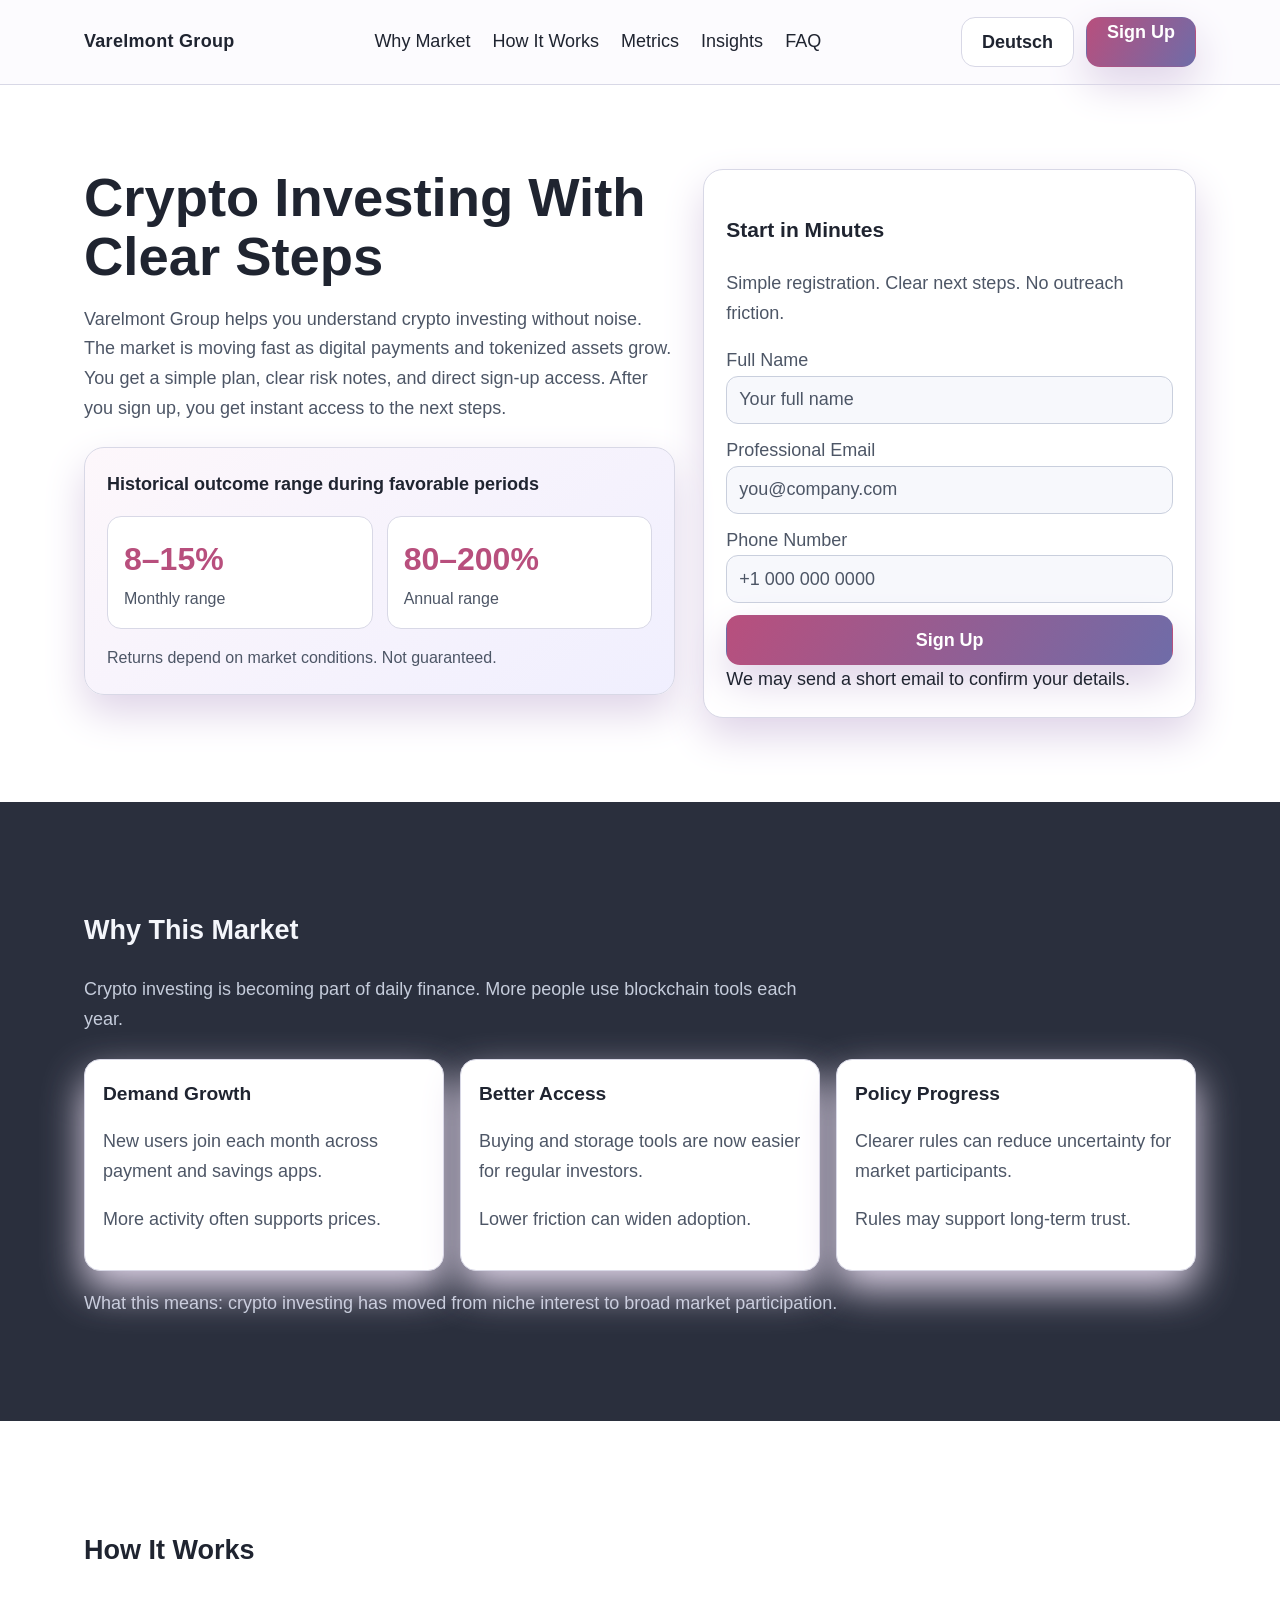
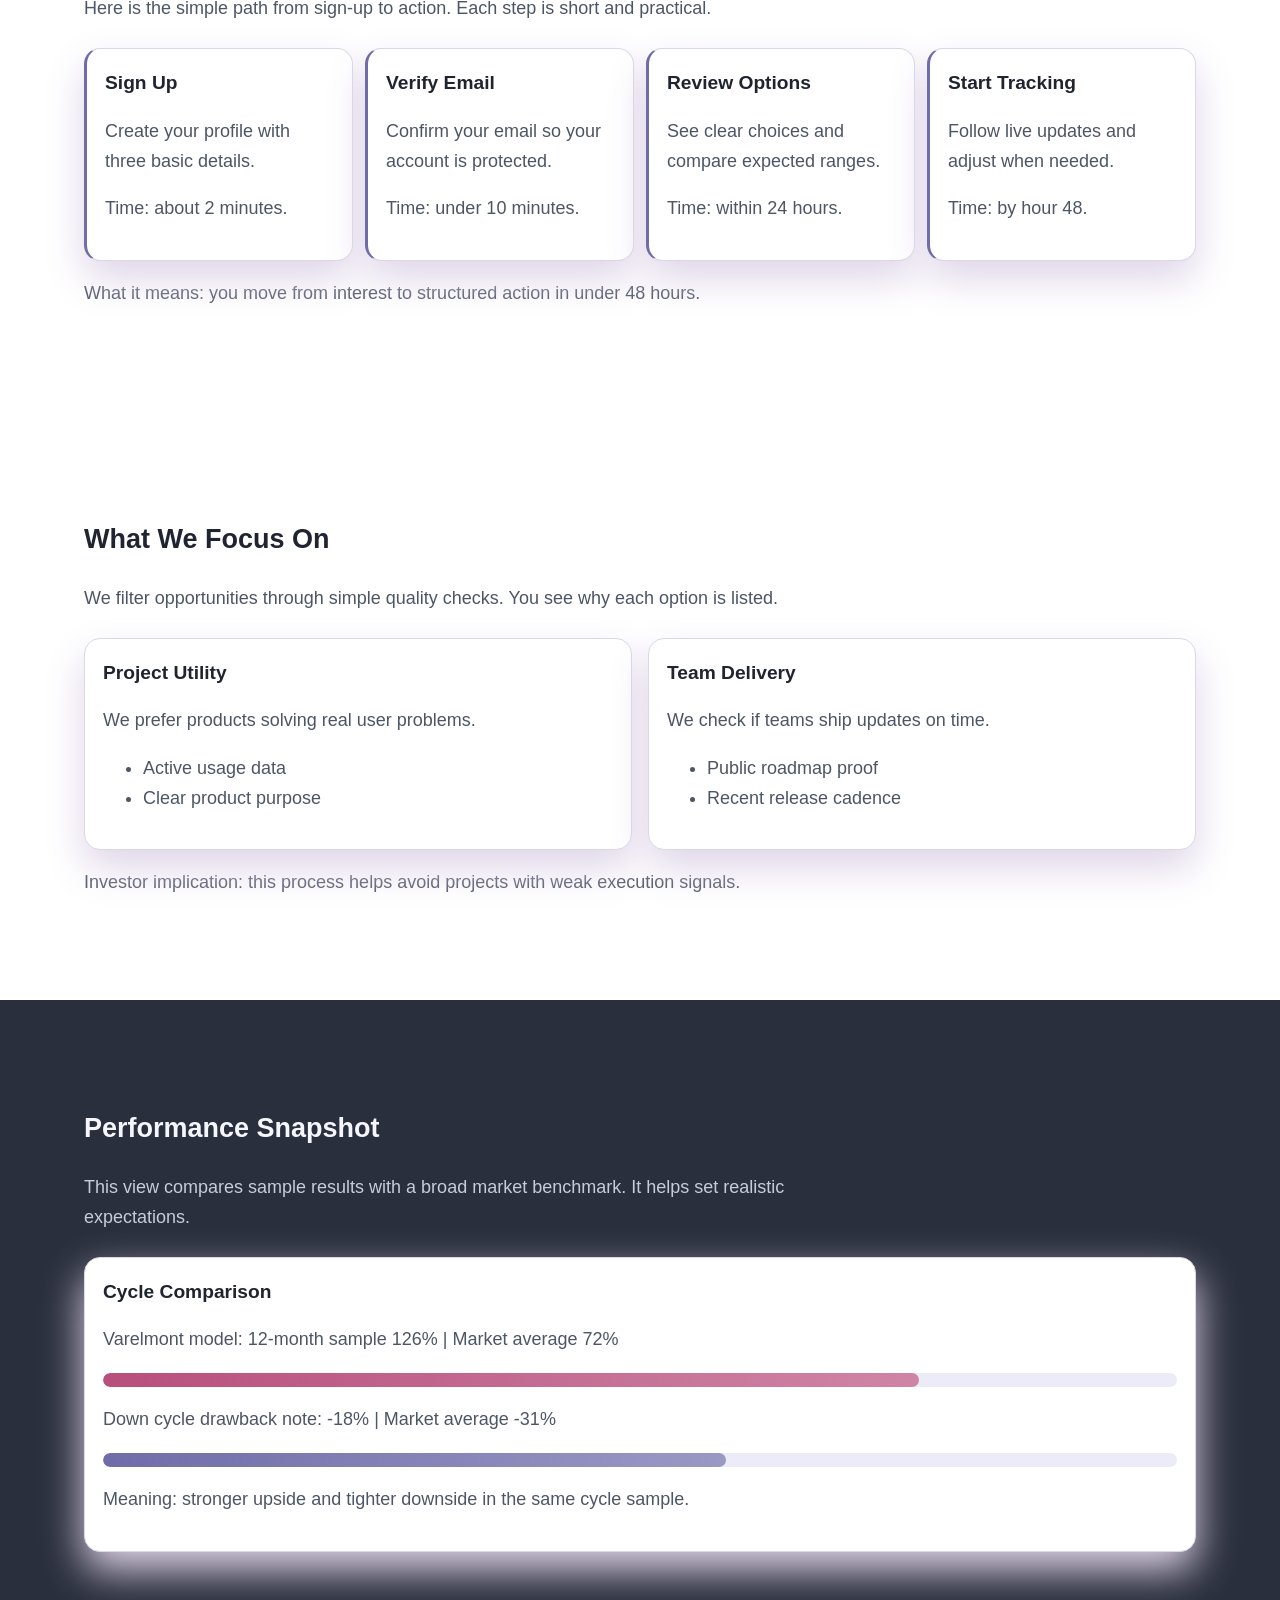
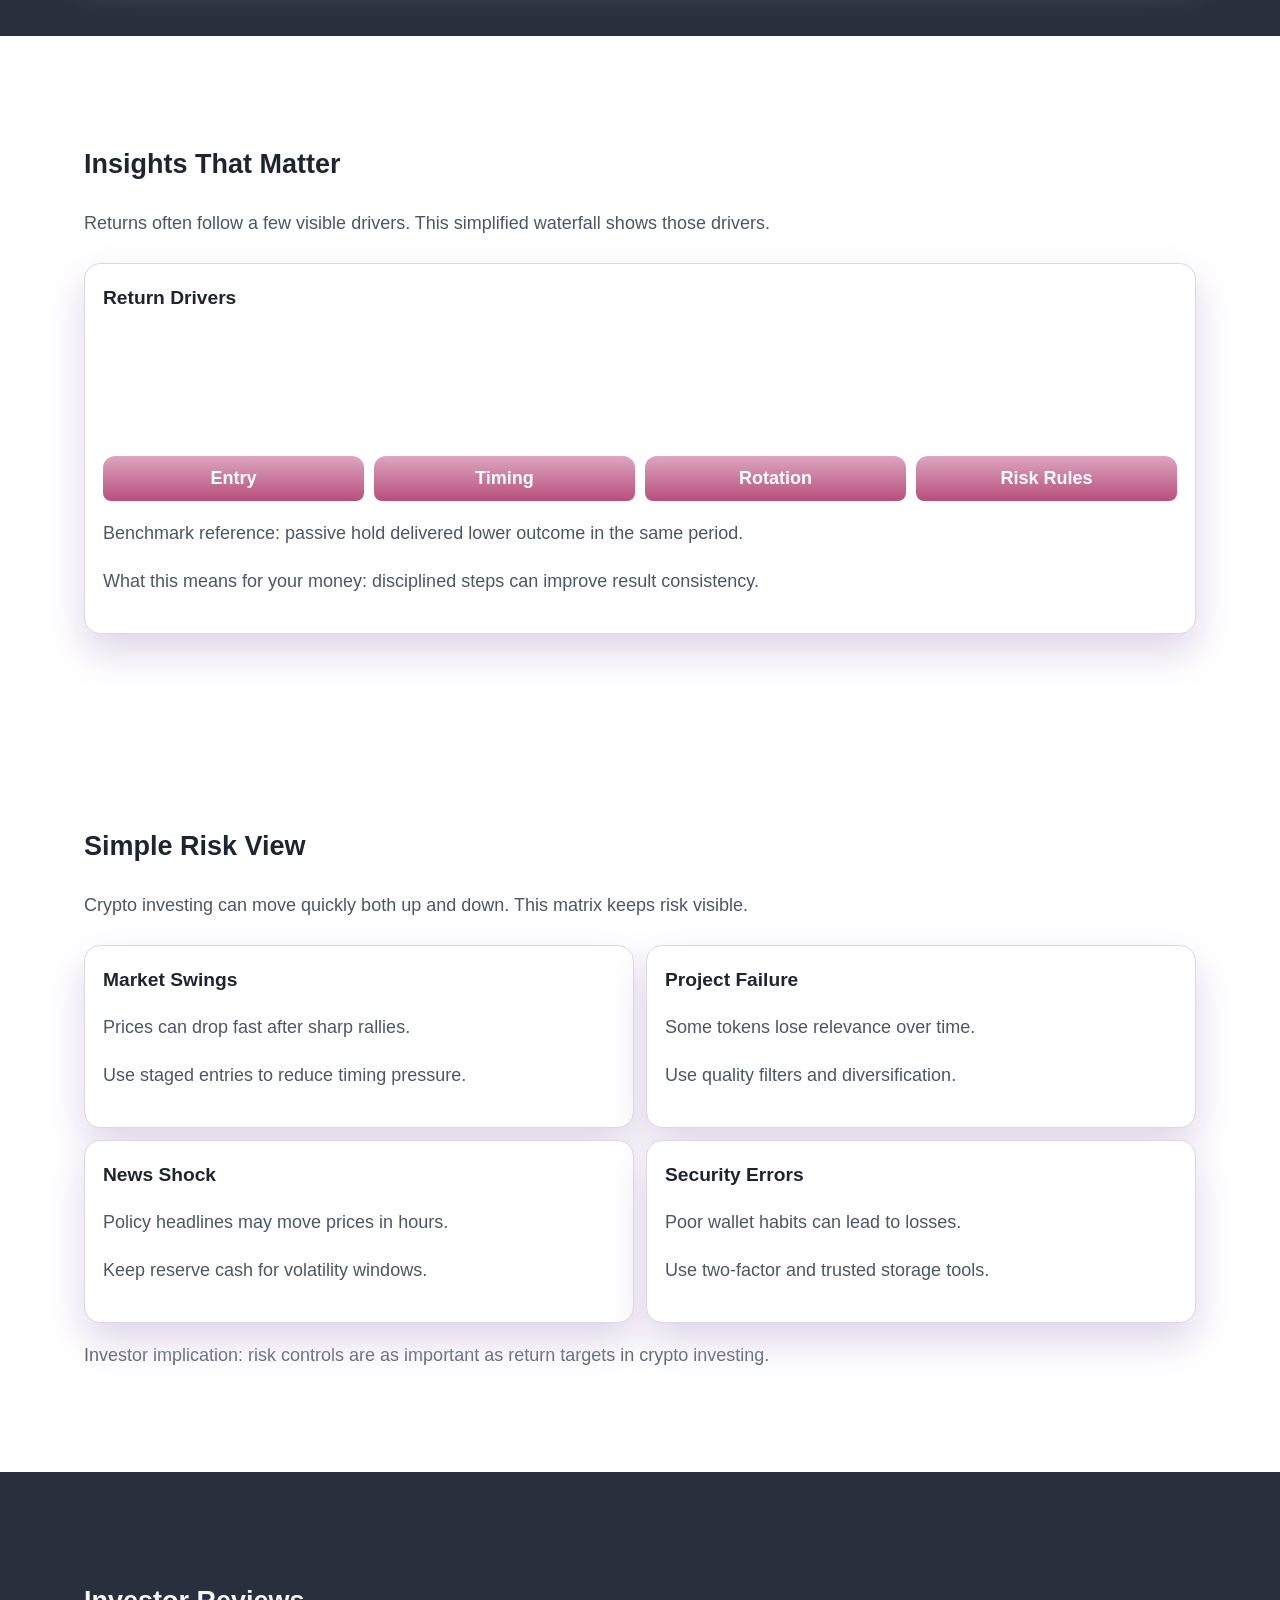
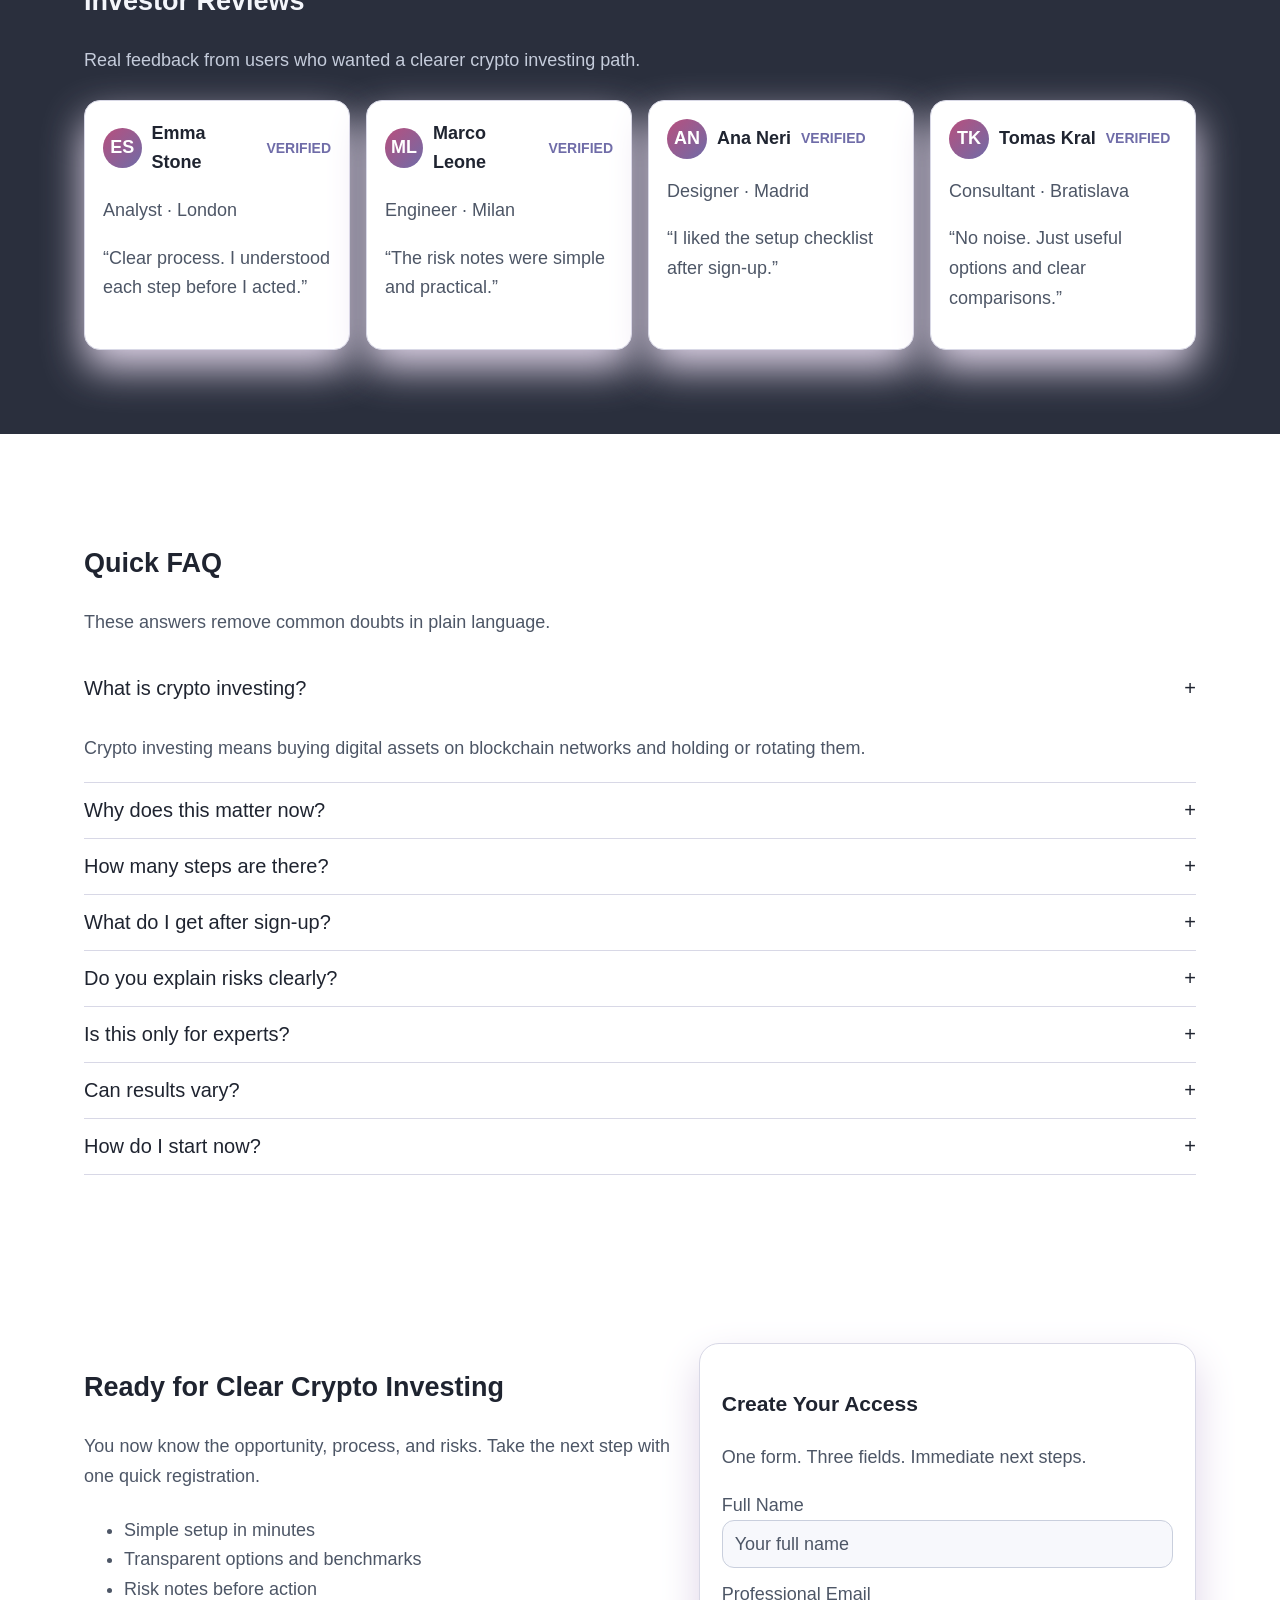
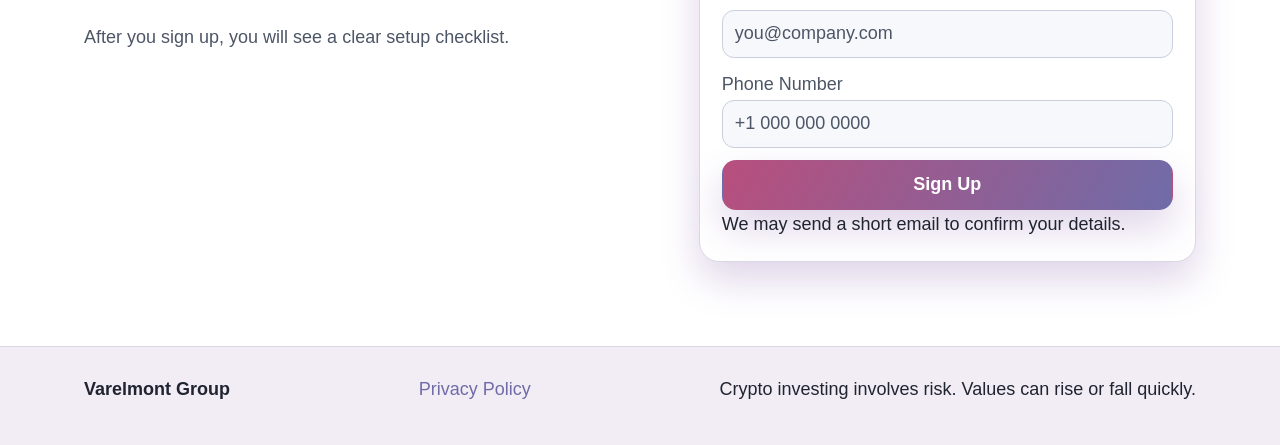
<file: de/index.html>
<!doctype html>
<html lang="en">
<head>
  <meta charset="UTF-8" />
  <meta name="viewport" content="width=device-width, initial-scale=1.0" />
  <title>Varelmont Group | Crypto Investing Clarity 2</title>
  <meta name="description" content="Varelmont Group explains crypto investing in simple steps, clear risks, and practical next actions for private investors." />
  <link rel="canonical" href="https://www.varelmontgroup.com/de/index.html" />
  <link rel="alternate" hreflang="en" href="https://www.varelmontgroup.com/index.html" />
  <link rel="alternate" hreflang="de" href="https://www.varelmontgroup.com/de/index.html" />
  <link rel="alternate" hreflang="fr" href="https://www.varelmontgroup.com/fr/index.html" />
  <link rel="alternate" hreflang="es" href="https://www.varelmontgroup.com/es/index.html" />
  <link rel="alternate" hreflang="it" href="https://www.varelmontgroup.com/it/index.html" />
  <link rel="alternate" hreflang="tr" href="https://www.varelmontgroup.com/tr/index.html" />
  <link rel="alternate" hreflang="pt" href="https://www.varelmontgroup.com/pt/index.html" />
  <link rel="alternate" hreflang="ja" href="https://www.varelmontgroup.com/jp/index.html" />
  <link rel="alternate" hreflang="sk" href="https://www.varelmontgroup.com/sk/index.html" />
  <link rel="alternate" hreflang="nl-BE" href="https://www.varelmontgroup.com/be/index.html" />
  <meta property="og:title" content="Varelmont Group | Crypto Investing Clarity 2" />
  <meta property="og:description" content="Varelmont Group explains crypto investing in simple steps, clear risks, and practical next actions for private investors." />
  <meta property="og:type" content="website" />
  <meta property="og:url" content="https://www.varelmontgroup.com/de/index.html" />
  <meta name="twitter:card" content="summary_large_image" />
  <meta name="twitter:title" content="Varelmont Group | Crypto Investing Clarity 2" />
  <meta name="twitter:description" content="Varelmont Group explains crypto investing in simple steps, clear risks, and practical next actions for private investors." />
  <link rel="stylesheet" href="../assets/style.css" />
  <script type="application/ld+json">{"@context":"https://schema.org","@graph":[{"@type":"Organization","name":"Varelmont Group","url":"https://www.varelmontgroup.com/"},{"@type":"WebSite","name":"Varelmont Group","url":"https://www.varelmontgroup.com/"},{"@type":"FAQPage","mainEntity":[{"@type":"Question","name":"What is crypto investing?","acceptedAnswer":{"@type":"Answer","text":"Crypto investing means buying digital assets that run on blockchain networks."}},{"@type":"Question","name":"What happens after Sign Up?","acceptedAnswer":{"@type":"Answer","text":"After you sign up, you get instant access to the next steps."}}]},{"@type":"Review","author":{"@type":"Person","name":"Emma Stone"},"reviewBody":"I understood the setup in one session."}]}</script>
</head>
<body>
<header>
  <div class="container header-row">
    <div class="brand">Varelmont Group</div>
    <nav aria-label="Primary">
      <ul>
        <li><a href="#market">Why Market</a></li>
        <li><a href="#model">How It Works</a></li>
        <li><a href="#metrics">Metrics</a></li>
        <li><a href="#insights">Insights</a></li>
        <li><a href="#faq">FAQ</a></li>
      </ul>
    </nav>
    <div class="header-actions">
      <div class="lang">
        <button class="lang-current" data-lang-toggle aria-label="Open languages">Deutsch</button>
        <div class="lang-menu" role="menu">
<a href="../index.html"><span class="flag"><svg viewBox="0 0 24 24" aria-hidden="true"><rect width="24" height="24" fill="#1f4ea1"/><rect y="10" width="24" height="4" fill="#fff"/><rect x="10" width="4" height="24" fill="#fff"/><rect y="11" width="24" height="2" fill="#d22f27"/><rect x="11" width="2" height="24" fill="#d22f27"/></svg></span>English</a>
<a href="../de/index.html"><span class="flag"><svg viewBox="0 0 24 24"><rect width="24" height="8" fill="#111"/><rect y="8" width="24" height="8" fill="#dd0000"/><rect y="16" width="24" height="8" fill="#ffce00"/></svg></span>Deutsch</a>
<a href="../fr/index.html"><span class="flag"><svg viewBox="0 0 24 24"><rect width="8" height="24" fill="#1e4aa8"/><rect x="8" width="8" height="24" fill="#fff"/><rect x="16" width="8" height="24" fill="#ef4135"/></svg></span>Français</a>
<a href="../es/index.html"><span class="flag"><svg viewBox="0 0 24 24"><rect width="24" height="6" fill="#aa151b"/><rect y="6" width="24" height="12" fill="#f1bf00"/><rect y="18" width="24" height="6" fill="#aa151b"/></svg></span>Español</a>
<a href="../it/index.html"><span class="flag"><svg viewBox="0 0 24 24"><rect width="8" height="24" fill="#009246"/><rect x="8" width="8" height="24" fill="#fff"/><rect x="16" width="8" height="24" fill="#ce2b37"/></svg></span>Italiano</a>
<a href="../tr/index.html"><span class="flag"><svg viewBox="0 0 24 24"><rect width="24" height="24" fill="#e30a17"/><circle cx="10" cy="12" r="5" fill="#fff"/><circle cx="11" cy="12" r="4" fill="#e30a17"/></svg></span>Türkçe</a>
<a href="../pt/index.html"><span class="flag"><svg viewBox="0 0 24 24"><rect width="10" height="24" fill="#046a38"/><rect x="10" width="14" height="24" fill="#da291c"/></svg></span>Português</a>
<a href="../jp/index.html"><span class="flag"><svg viewBox="0 0 24 24"><rect width="24" height="24" fill="#fff"/><circle cx="12" cy="12" r="6" fill="#bc002d"/></svg></span>日本語</a>
<a href="../sk/index.html"><span class="flag"><svg viewBox="0 0 24 24"><rect width="24" height="8" fill="#fff"/><rect y="8" width="24" height="8" fill="#0b4ea2"/><rect y="16" width="24" height="8" fill="#ee1c25"/></svg></span>Slovak</a>
<a href="../be/index.html"><span class="flag"><svg viewBox="0 0 24 24"><rect width="8" height="24" fill="#000"/><rect x="8" width="8" height="24" fill="#ffe936"/><rect x="16" width="8" height="24" fill="#ef3340"/></svg></span>Nederlands (BE)</a>
</div>
      </div>
      <a class="btn btn-primary" href="#signup">Sign Up</a>
      <button class="btn mobile-toggle" data-open-drawer aria-label="Open menu">☰</button>
    </div>
  </div>
</header>

<div class="drawer-backdrop" data-drawer-backdrop></div>
<aside class="mobile-drawer" data-drawer aria-label="Mobile navigation">
  <button class="icon-btn" data-close-drawer aria-label="Close menu">X</button>
  <nav aria-label="Mobile">
    <ul>
      <li><a href="#market">Why Market</a></li><li><a href="#model">How It Works</a></li><li><a href="#metrics">Metrics</a></li><li><a href="#insights">Insights</a></li><li><a href="#faq">FAQ</a></li>
    </ul>
  </nav>
  <div class="lang open" style="margin-top:16px;">
    <button class="lang-current" aria-label="Current language">Deutsch</button>
    <div class="lang-menu" style="display:block;position:static;width:100%;">
<a href="../index.html"><span class="flag"><svg viewBox="0 0 24 24" aria-hidden="true"><rect width="24" height="24" fill="#1f4ea1"/><rect y="10" width="24" height="4" fill="#fff"/><rect x="10" width="4" height="24" fill="#fff"/><rect y="11" width="24" height="2" fill="#d22f27"/><rect x="11" width="2" height="24" fill="#d22f27"/></svg></span>English</a>
<a href="../de/index.html"><span class="flag"><svg viewBox="0 0 24 24"><rect width="24" height="8" fill="#111"/><rect y="8" width="24" height="8" fill="#dd0000"/><rect y="16" width="24" height="8" fill="#ffce00"/></svg></span>Deutsch</a>
<a href="../fr/index.html"><span class="flag"><svg viewBox="0 0 24 24"><rect width="8" height="24" fill="#1e4aa8"/><rect x="8" width="8" height="24" fill="#fff"/><rect x="16" width="8" height="24" fill="#ef4135"/></svg></span>Français</a>
<a href="../es/index.html"><span class="flag"><svg viewBox="0 0 24 24"><rect width="24" height="6" fill="#aa151b"/><rect y="6" width="24" height="12" fill="#f1bf00"/><rect y="18" width="24" height="6" fill="#aa151b"/></svg></span>Español</a>
<a href="../it/index.html"><span class="flag"><svg viewBox="0 0 24 24"><rect width="8" height="24" fill="#009246"/><rect x="8" width="8" height="24" fill="#fff"/><rect x="16" width="8" height="24" fill="#ce2b37"/></svg></span>Italiano</a>
<a href="../tr/index.html"><span class="flag"><svg viewBox="0 0 24 24"><rect width="24" height="24" fill="#e30a17"/><circle cx="10" cy="12" r="5" fill="#fff"/><circle cx="11" cy="12" r="4" fill="#e30a17"/></svg></span>Türkçe</a>
<a href="../pt/index.html"><span class="flag"><svg viewBox="0 0 24 24"><rect width="10" height="24" fill="#046a38"/><rect x="10" width="14" height="24" fill="#da291c"/></svg></span>Português</a>
<a href="../jp/index.html"><span class="flag"><svg viewBox="0 0 24 24"><rect width="24" height="24" fill="#fff"/><circle cx="12" cy="12" r="6" fill="#bc002d"/></svg></span>日本語</a>
<a href="../sk/index.html"><span class="flag"><svg viewBox="0 0 24 24"><rect width="24" height="8" fill="#fff"/><rect y="8" width="24" height="8" fill="#0b4ea2"/><rect y="16" width="24" height="8" fill="#ee1c25"/></svg></span>Slovak</a>
<a href="../be/index.html"><span class="flag"><svg viewBox="0 0 24 24"><rect width="8" height="24" fill="#000"/><rect x="8" width="8" height="24" fill="#ffe936"/><rect x="16" width="8" height="24" fill="#ef3340"/></svg></span>Nederlands (BE)</a>
</div>
  </div>
  <a class="btn btn-primary" href="#signup" style="display:inline-flex;align-items:center;justify-content:center;margin-top:12px;">Sign Up</a>
</aside>

<main>
<section class="section light" id="top">
  <div class="container hero-layout">
    <div>
      <h1>Crypto Investing With Clear Steps</h1>
      <p class="section-intro">Varelmont Group helps you understand crypto investing without noise. The market is moving fast as digital payments and tokenized assets grow. You get a simple plan, clear risk notes, and direct sign-up access. After you sign up, you get instant access to the next steps.</p>
      <div class="performance-panel reveal">
        <strong>Historical outcome range during favorable periods</strong>
        <div class="performance-grid">
          <div class="metric-box"><div class="metric-value">8–15%</div><div class="metric-label">Monthly range</div></div>
          <div class="metric-box"><div class="metric-value">80–200%</div><div class="metric-label">Annual range</div></div>
        </div>
        <div class="mini-note">Returns depend on market conditions. Not guaranteed.</div>
      </div>
    </div>
    <form class="form-card" id="signup">
      <h3 class="form-title">Start in Minutes</h3>
      <p class="form-sub">Simple registration. Clear next steps. No outreach friction.</p>
      <div class="form-grid">
        <label>Full Name<input type="text" placeholder="Your full name" /></label>
        <label>Professional Email<input type="email" placeholder="you@company.com" /></label>
        <label>Phone Number<input type="tel" placeholder="+1 000 000 0000" /></label>
        <button class="btn btn-primary" type="submit">Sign Up</button>
      </div>
      <small>We may send a short email to confirm your details.</small>
    </form>
  </div>
</section>

<section class="section dark" id="market"><div class="container">
  <h2>Why This Market</h2>
  <p class="section-intro">Crypto investing is becoming part of daily finance. More people use blockchain tools each year.</p>
  <div class="grid-3 reveal">
    <article class="card"><h3>Demand Growth</h3><p>New users join each month across payment and savings apps.</p><p class="muted">More activity often supports prices.</p></article>
    <article class="card"><h3>Better Access</h3><p>Buying and storage tools are now easier for regular investors.</p><p class="muted">Lower friction can widen adoption.</p></article>
    <article class="card"><h3>Policy Progress</h3><p>Clearer rules can reduce uncertainty for market participants.</p><p class="muted">Rules may support long-term trust.</p></article>
  </div>
  <p>What this means: crypto investing has moved from niche interest to broad market participation.</p>
</div></section>

<section class="section light" id="model"><div class="container">
  <h2>How It Works</h2>
  <p class="section-intro">Here is the simple path from sign-up to action. Each step is short and practical.</p>
  <div class="timeline reveal">
    <article class="card step"><h3>Sign Up</h3><p>Create your profile with three basic details.</p><p class="muted">Time: about 2 minutes.</p></article>
    <article class="card step"><h3>Verify Email</h3><p>Confirm your email so your account is protected.</p><p class="muted">Time: under 10 minutes.</p></article>
    <article class="card step"><h3>Review Options</h3><p>See clear choices and compare expected ranges.</p><p class="muted">Time: within 24 hours.</p></article>
    <article class="card step"><h3>Start Tracking</h3><p>Follow live updates and adjust when needed.</p><p class="muted">Time: by hour 48.</p></article>
  </div>
  <p>What it means: you move from interest to structured action in under 48 hours.</p>
</div></section>

<section class="section light" id="focus"><div class="container">
  <h2>What We Focus On</h2>
  <p class="section-intro">We filter opportunities through simple quality checks. You see why each option is listed.</p>
  <div class="grid-2 reveal">
    <article class="card"><h3>Project Utility</h3><p>We prefer products solving real user problems.</p><ul><li>Active usage data</li><li>Clear product purpose</li></ul></article>
    <article class="card"><h3>Team Delivery</h3><p>We check if teams ship updates on time.</p><ul><li>Public roadmap proof</li><li>Recent release cadence</li></ul></article>
  </div>
  <p>Investor implication: this process helps avoid projects with weak execution signals.</p>
</div></section>

<section class="section dark" id="metrics"><div class="container">
  <h2>Performance Snapshot</h2>
  <p class="section-intro">This view compares sample results with a broad market benchmark. It helps set realistic expectations.</p>
  <div class="card dual-bars reveal">
    <h3>Cycle Comparison</h3>
    <div class="bar-row"><p>Varelmont model: 12-month sample 126% | Market average 72%</p><div class="bar-track"><div class="bar-fill-a" style="width:76%"></div></div></div>
    <div class="bar-row"><p>Down cycle drawback note: -18% | Market average -31%</p><div class="bar-track"><div class="bar-fill-b" style="width:58%"></div></div></div>
    <p class="muted">Meaning: stronger upside and tighter downside in the same cycle sample.</p>
  </div>
</div></section>

<section class="section light" id="insights"><div class="container">
  <h2>Insights That Matter</h2>
  <p class="section-intro">Returns often follow a few visible drivers. This simplified waterfall shows those drivers.</p>
  <div class="card reveal">
    <h3>Return Drivers</h3>
    <div class="waterfall">
      <div class="w" style="height:40%">Entry</div>
      <div class="w" style="height:55%">Timing</div>
      <div class="w" style="height:70%">Rotation</div>
      <div class="w" style="height:86%">Risk Rules</div>
    </div>
    <p>Benchmark reference: passive hold delivered lower outcome in the same period.</p>
    <p class="muted">What this means for your money: disciplined steps can improve result consistency.</p>
  </div>
</div></section>

<section class="section light" id="risk"><div class="container">
  <h2>Simple Risk View</h2>
  <p class="section-intro">Crypto investing can move quickly both up and down. This matrix keeps risk visible.</p>
  <div class="risk-matrix reveal">
    <article class="card"><h3>Market Swings</h3><p>Prices can drop fast after sharp rallies.</p><p class="muted">Use staged entries to reduce timing pressure.</p></article>
    <article class="card"><h3>Project Failure</h3><p>Some tokens lose relevance over time.</p><p class="muted">Use quality filters and diversification.</p></article>
    <article class="card"><h3>News Shock</h3><p>Policy headlines may move prices in hours.</p><p class="muted">Keep reserve cash for volatility windows.</p></article>
    <article class="card"><h3>Security Errors</h3><p>Poor wallet habits can lead to losses.</p><p class="muted">Use two-factor and trusted storage tools.</p></article>
  </div>
  <p>Investor implication: risk controls are as important as return targets in crypto investing.</p>
</div></section>

<section class="section dark reviews" id="reviews"><div class="container">
  <h2>Investor Reviews</h2>
  <p class="section-intro">Real feedback from users who wanted a clearer crypto investing path.</p>
  <div class="grid-4 reveal">
    <article class="card"><div class="review-top"><span class="avatar">ES</span><strong>Emma Stone</strong><span class="verified">VERIFIED</span></div><p>Analyst · London</p><p>“Clear process. I understood each step before I acted.”</p></article>
    <article class="card"><div class="review-top"><span class="avatar">ML</span><strong>Marco Leone</strong><span class="verified">VERIFIED</span></div><p>Engineer · Milan</p><p>“The risk notes were simple and practical.”</p></article>
    <article class="card"><div class="review-top"><span class="avatar">AN</span><strong>Ana Neri</strong><span class="verified">VERIFIED</span></div><p>Designer · Madrid</p><p>“I liked the setup checklist after sign-up.”</p></article>
    <article class="card"><div class="review-top"><span class="avatar">TK</span><strong>Tomas Kral</strong><span class="verified">VERIFIED</span></div><p>Consultant · Bratislava</p><p>“No noise. Just useful options and clear comparisons.”</p></article>
  </div>
</div></section>

<section class="section light" id="faq"><div class="container">
  <h2>Quick FAQ</h2>
  <p class="section-intro">These answers remove common doubts in plain language.</p>
  <div class="reveal">
    <article class="faq-item open"><button class="faq-q">What is crypto investing?<span>+</span></button><div class="faq-a"><p>Crypto investing means buying digital assets on blockchain networks and holding or rotating them.</p></div></article>
    <article class="faq-item"><button class="faq-q">Why does this matter now?<span>+</span></button><div class="faq-a"><p>Adoption is growing through payments, tokenized assets, and easier access tools.</p></div></article>
    <article class="faq-item"><button class="faq-q">How many steps are there?<span>+</span></button><div class="faq-a"><p>Sign up, verify, review options, and start tracking with clear checkpoints.</p></div></article>
    <article class="faq-item"><button class="faq-q">What do I get after sign-up?<span>+</span></button><div class="faq-a"><p>After you sign up, you can review the options and choose what to do next.</p></div></article>
    <article class="faq-item"><button class="faq-q">Do you explain risks clearly?<span>+</span></button><div class="faq-a"><p>Yes. Each option includes a short risk note in plain words.</p></div></article>
    <article class="faq-item"><button class="faq-q">Is this only for experts?<span>+</span></button><div class="faq-a"><p>No. It is made for investors who want clarity.</p></div></article>
    <article class="faq-item"><button class="faq-q">Can results vary?<span>+</span></button><div class="faq-a"><p>Yes. Returns depend on market conditions and are not guaranteed.</p></div></article>
    <article class="faq-item"><button class="faq-q">How do I start now?<span>+</span></button><div class="faq-a"><p>Use the Sign Up form and follow the checklist shown after registration.</p></div></article>
  </div>
</div></section>

<section class="section light" id="final"><div class="container final-wrap">
  <div>
    <h2>Ready for Clear Crypto Investing</h2>
    <p class="section-intro">You now know the opportunity, process, and risks. Take the next step with one quick registration.</p>
    <ul>
      <li>Simple setup in minutes</li>
      <li>Transparent options and benchmarks</li>
      <li>Risk notes before action</li>
    </ul>
    <p>After you sign up, you will see a clear setup checklist.</p>
  </div>
  <form class="form-card">
    <h3 class="form-title">Create Your Access</h3>
    <p class="form-sub">One form. Three fields. Immediate next steps.</p>
    <div class="form-grid">
      <label>Full Name<input type="text" placeholder="Your full name" /></label>
      <label>Professional Email<input type="email" placeholder="you@company.com" /></label>
      <label>Phone Number<input type="tel" placeholder="+1 000 000 0000" /></label>
      <button class="btn btn-primary" type="submit">Sign Up</button>
    </div>
    <small>We may send a short email to confirm your details.</small>
  </form>
</div></section>
</main>

<footer>
  <div class="container footer-row">
    <strong>Varelmont Group</strong>
    <a href="#" data-open-privacy>Privacy Policy</a>
    <small>Crypto investing involves risk. Values can rise or fall quickly.</small>
  </div>
</footer>

<div class="modal" data-modal role="dialog" aria-modal="true" aria-label="Privacy Policy">
  <div class="modal-panel">
    <div class="modal-head"><button class="icon-btn" data-close-privacy aria-label="Close privacy">X</button></div>
    <div class="modal-body">
      <h2>Privacy Policy</h2>
      <p>Introduction: We explain what data we collect and why.</p>
      <p>Data collection: We collect your name, email, and phone number from forms.</p>
      <p>Legal basis: We process data for registration delivery and account security.</p>
      <p>Cookies: We use basic cookies for session and site performance.</p>
      <p>Retention: We keep data only as long as needed for service and legal duties.</p>
      <p>Third-party sharing: We share with trusted service providers only when needed.</p>
      <p>Security: We use access controls and encryption to protect stored information.</p>
      <p>User rights: You may request access, correction, deletion, or data portability.</p>
      <p>International transfers: Data may be processed in other regions with safeguards.</p>
      <p>Industry risk disclosure: Crypto markets are volatile and outcomes are not guaranteed.</p>
      <p>Contact: privacy@varelmontgroup.com</p>
    </div>
    <div class="modal-foot"><button class="icon-btn" data-close-privacy>Close</button></div>
  </div>
</div>

<script src="../assets/app.js" defer></script>
</body>
</html>
</file>
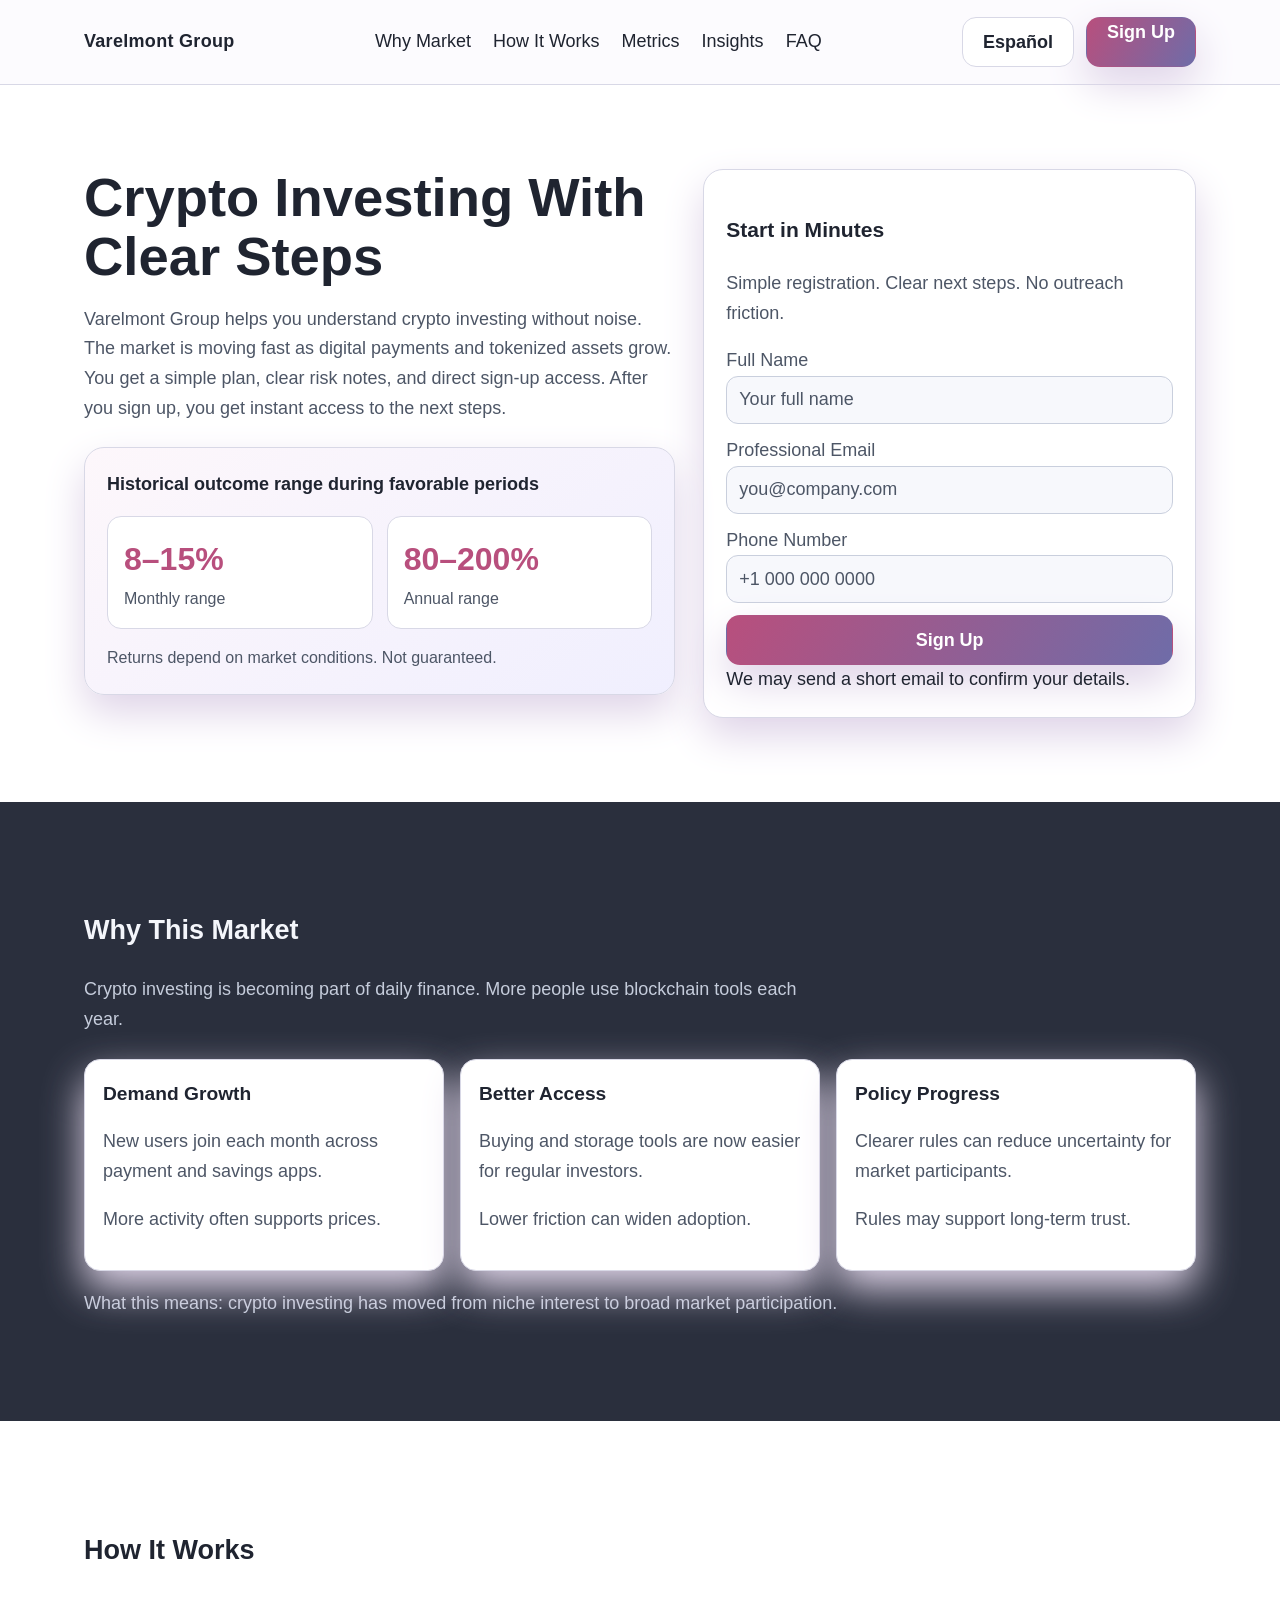
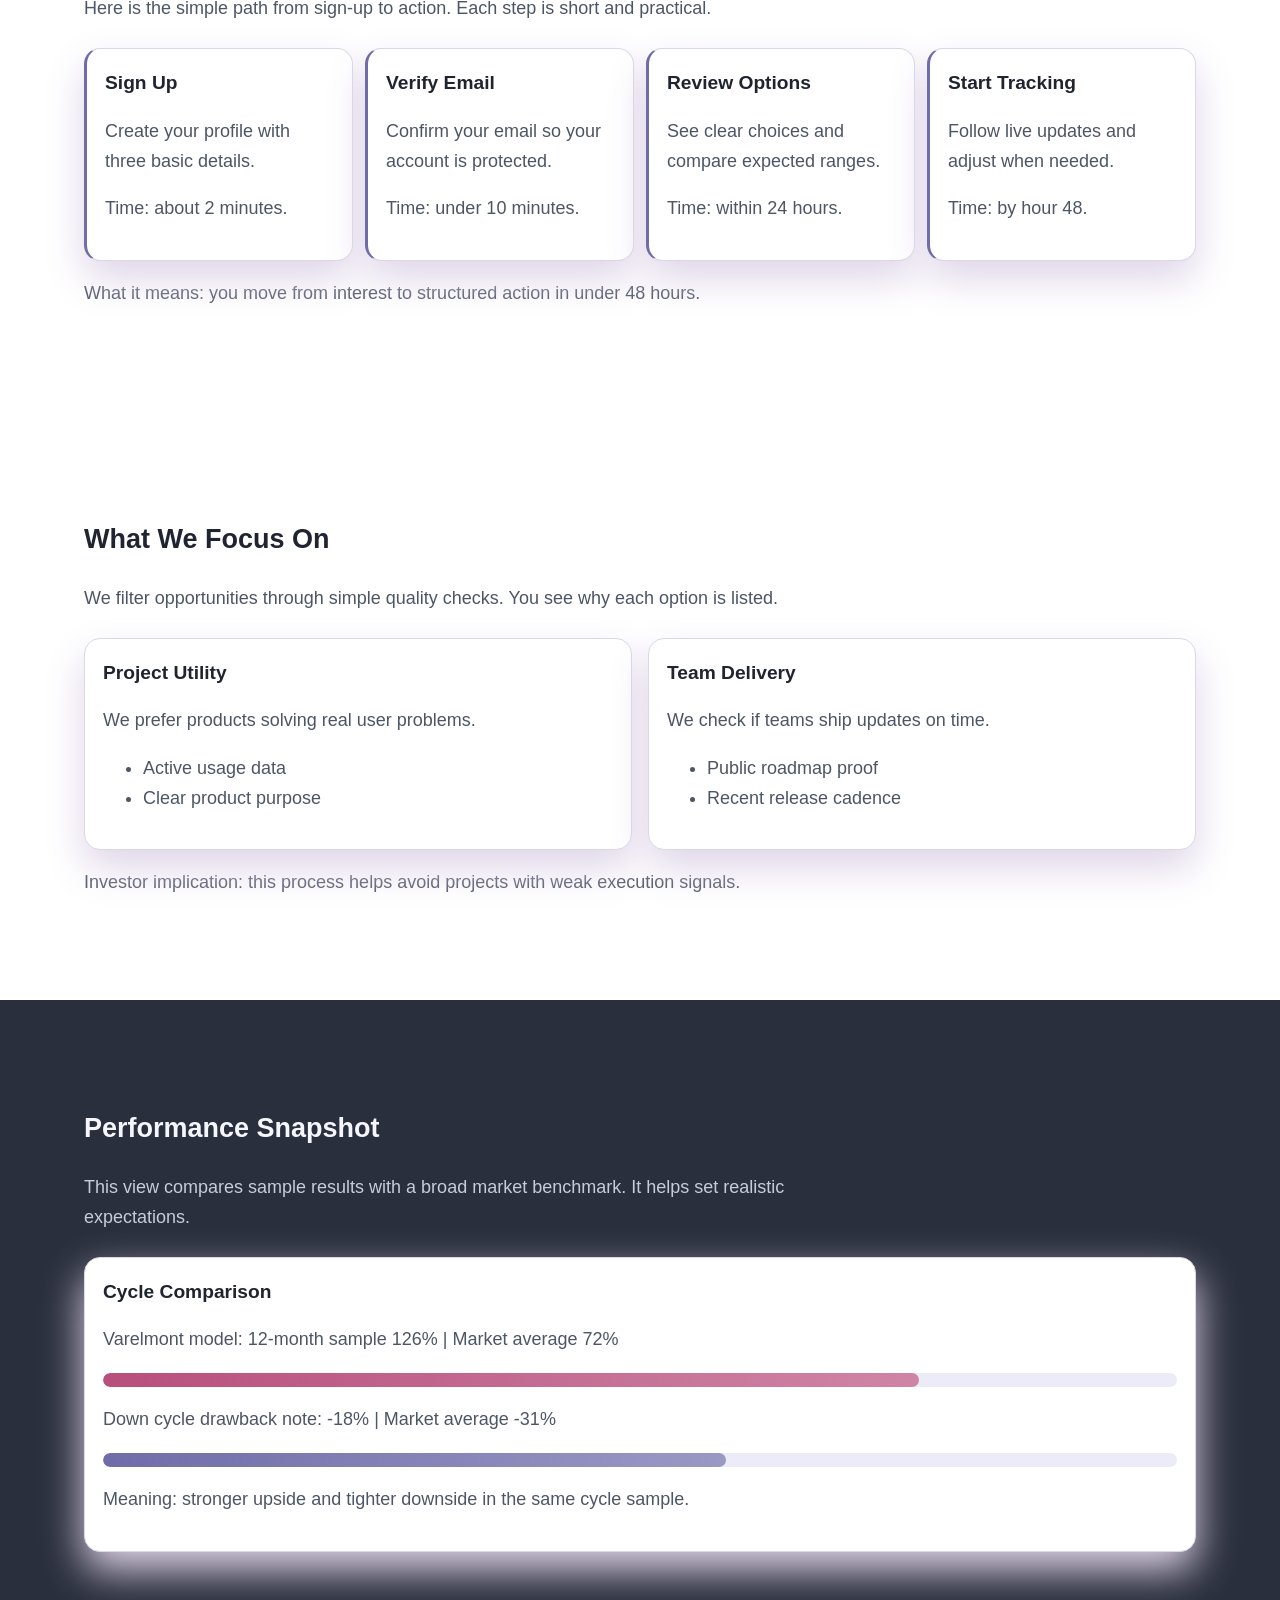
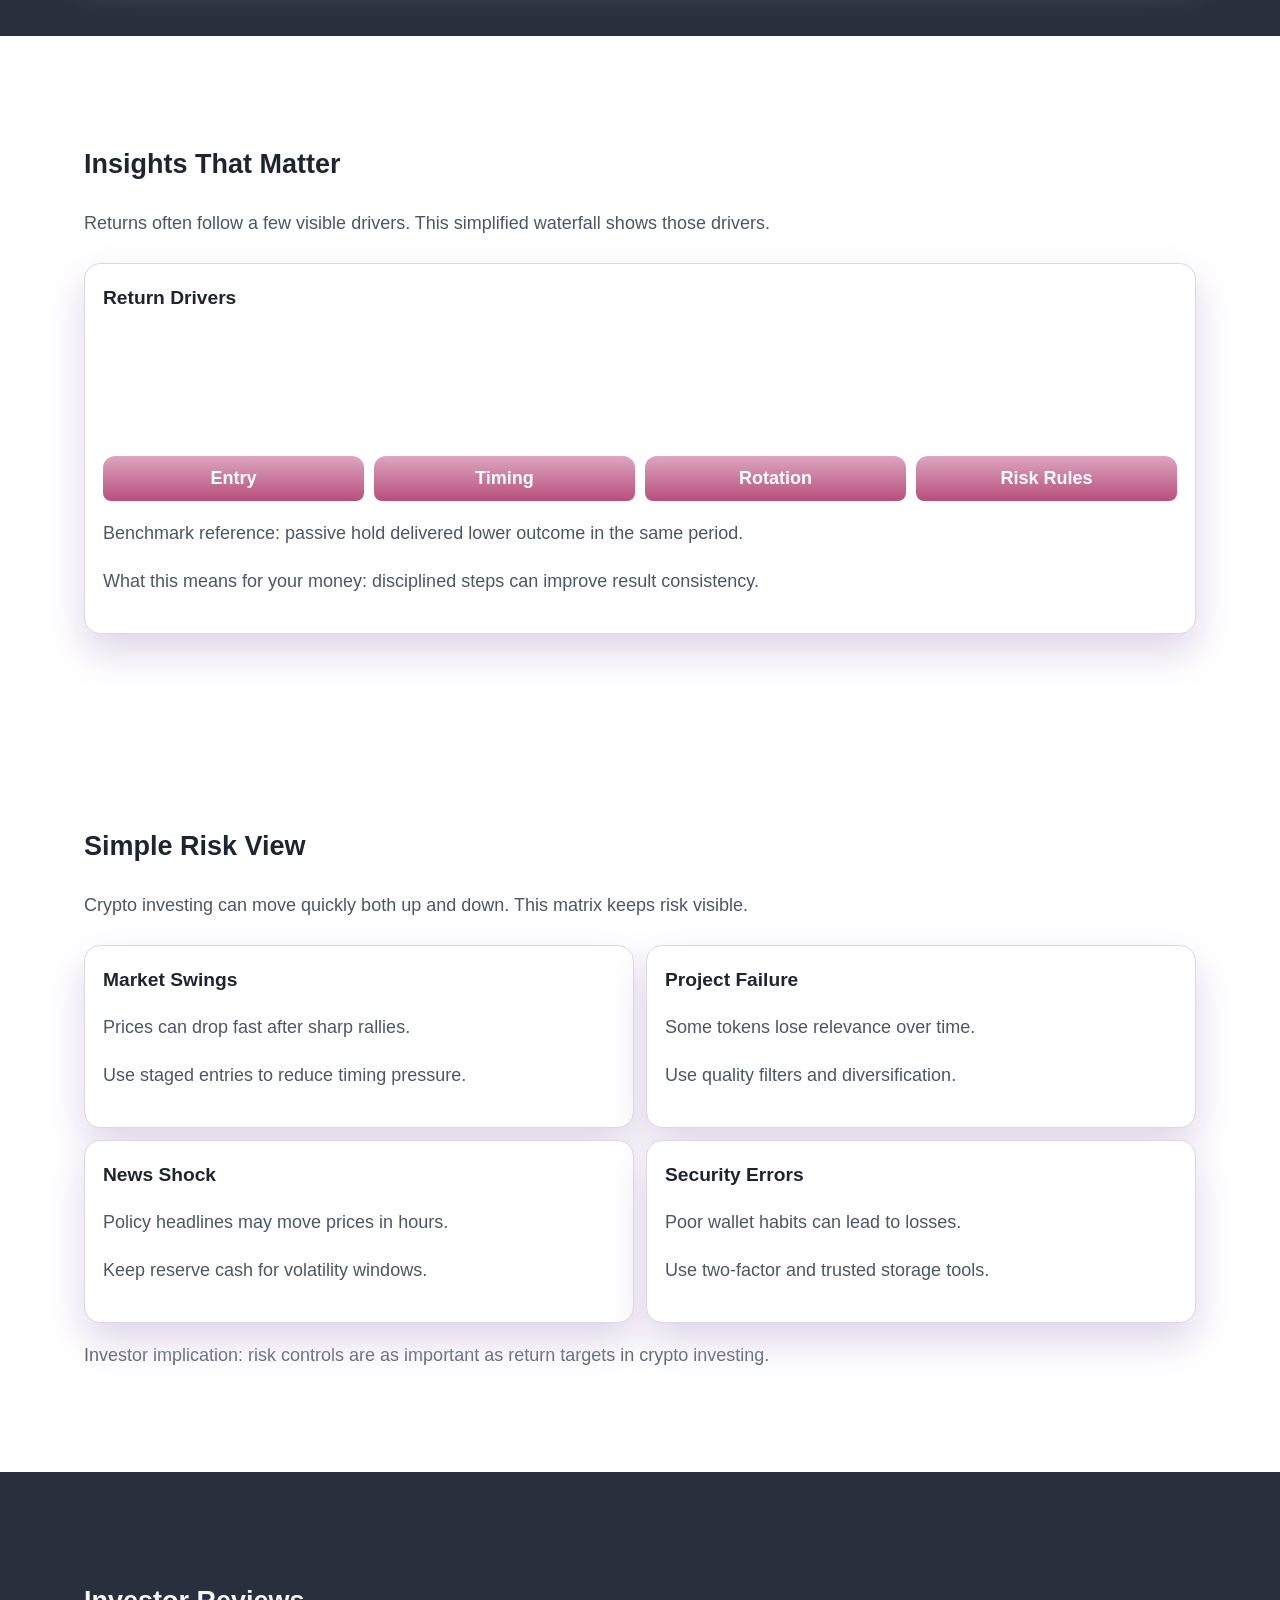
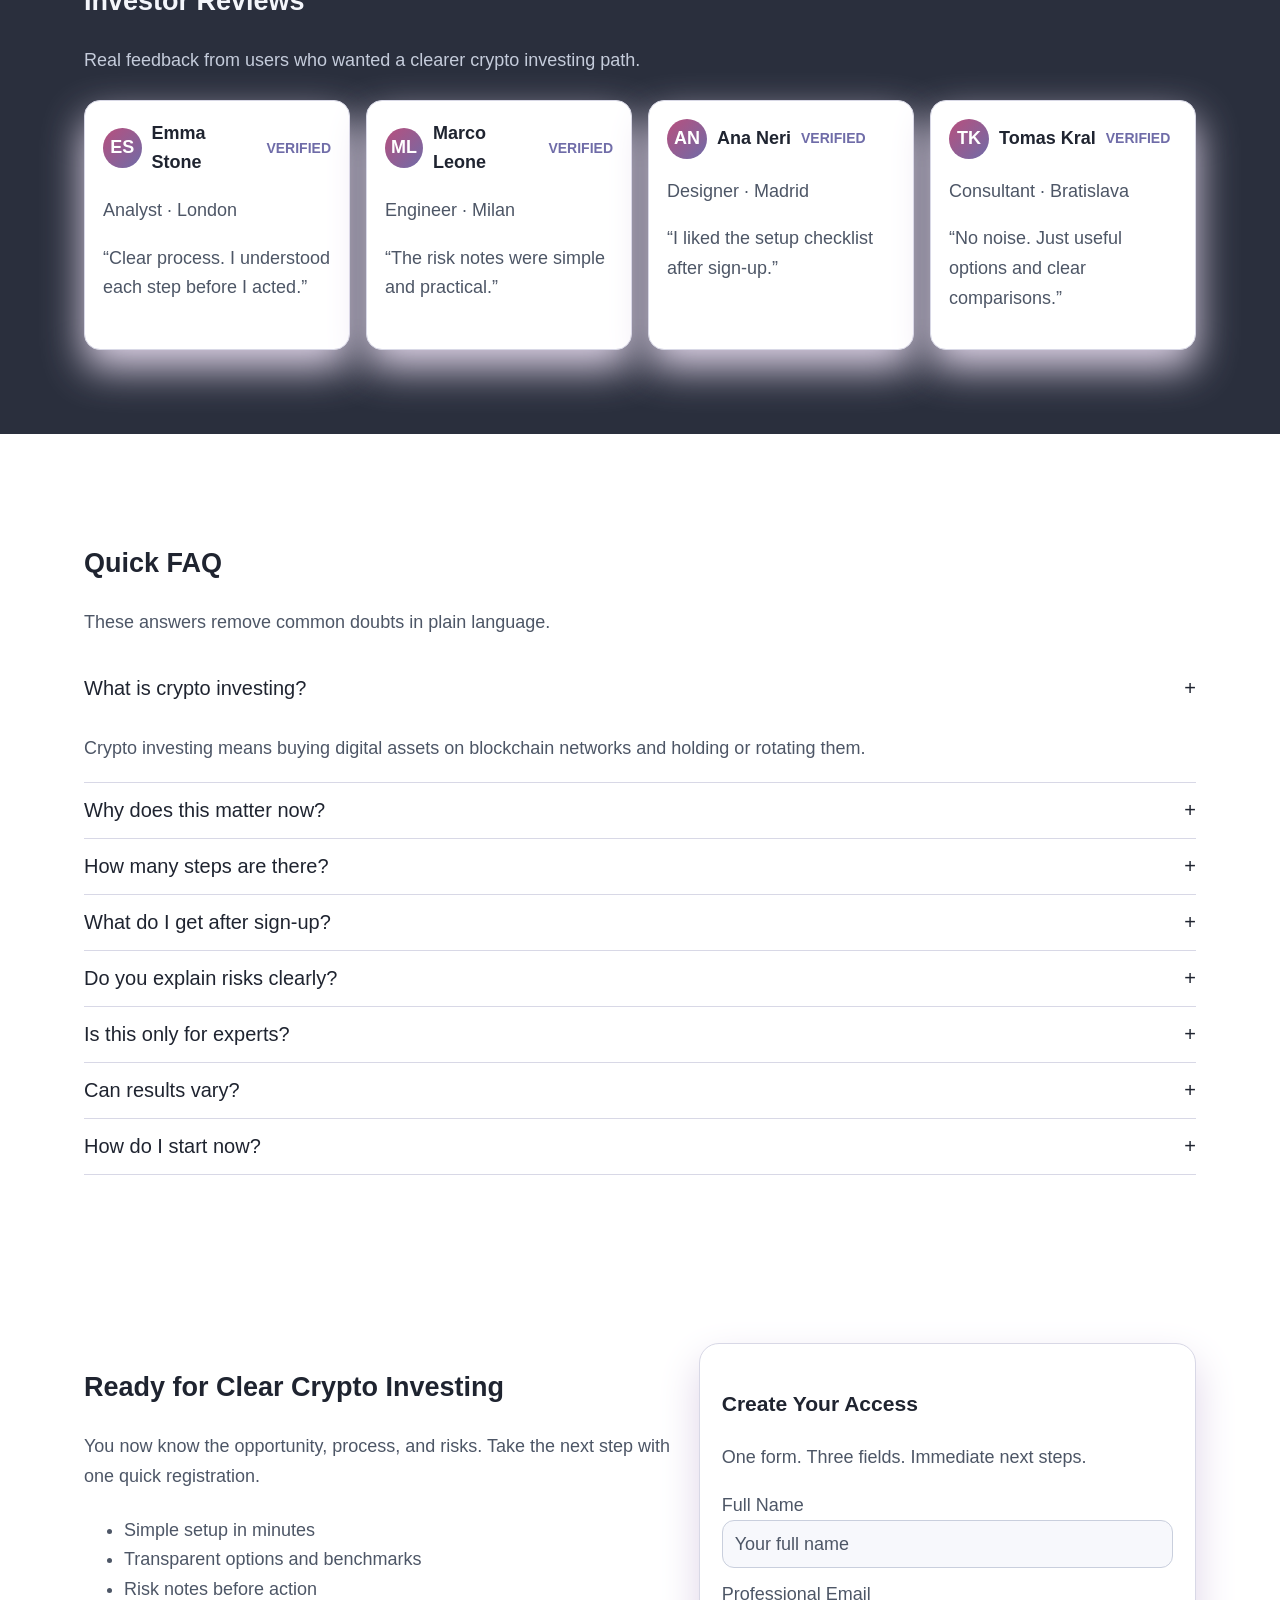
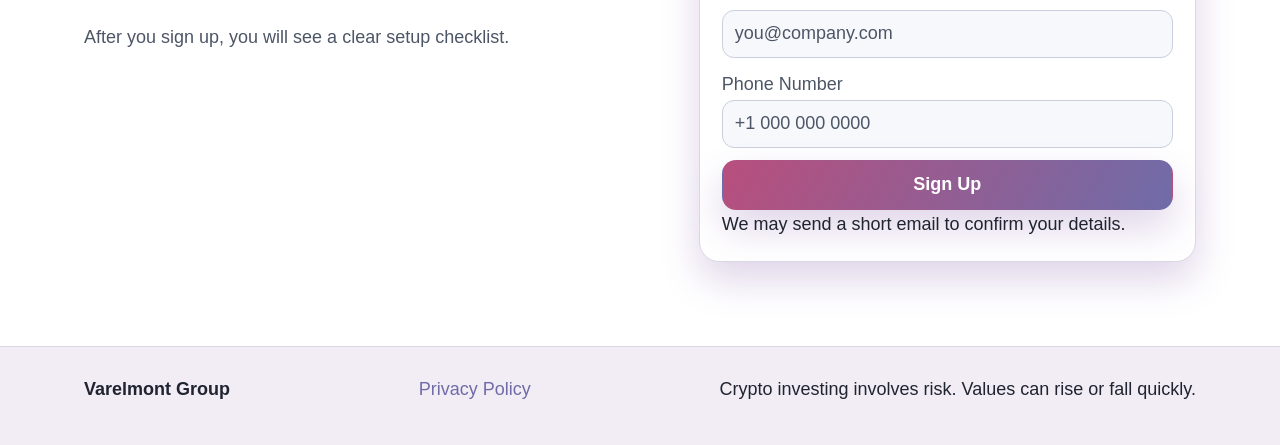
<file: es/index.html>
<!doctype html>
<html lang="en">
<head>
  <meta charset="UTF-8" />
  <meta name="viewport" content="width=device-width, initial-scale=1.0" />
  <title>Varelmont Group | Crypto Investing Clarity 4</title>
  <meta name="description" content="Varelmont Group explains crypto investing in simple steps, clear risks, and practical next actions for private investors." />
  <link rel="canonical" href="https://www.varelmontgroup.com/es/index.html" />
  <link rel="alternate" hreflang="en" href="https://www.varelmontgroup.com/index.html" />
  <link rel="alternate" hreflang="de" href="https://www.varelmontgroup.com/de/index.html" />
  <link rel="alternate" hreflang="fr" href="https://www.varelmontgroup.com/fr/index.html" />
  <link rel="alternate" hreflang="es" href="https://www.varelmontgroup.com/es/index.html" />
  <link rel="alternate" hreflang="it" href="https://www.varelmontgroup.com/it/index.html" />
  <link rel="alternate" hreflang="tr" href="https://www.varelmontgroup.com/tr/index.html" />
  <link rel="alternate" hreflang="pt" href="https://www.varelmontgroup.com/pt/index.html" />
  <link rel="alternate" hreflang="ja" href="https://www.varelmontgroup.com/jp/index.html" />
  <link rel="alternate" hreflang="sk" href="https://www.varelmontgroup.com/sk/index.html" />
  <link rel="alternate" hreflang="nl-BE" href="https://www.varelmontgroup.com/be/index.html" />
  <meta property="og:title" content="Varelmont Group | Crypto Investing Clarity 4" />
  <meta property="og:description" content="Varelmont Group explains crypto investing in simple steps, clear risks, and practical next actions for private investors." />
  <meta property="og:type" content="website" />
  <meta property="og:url" content="https://www.varelmontgroup.com/es/index.html" />
  <meta name="twitter:card" content="summary_large_image" />
  <meta name="twitter:title" content="Varelmont Group | Crypto Investing Clarity 4" />
  <meta name="twitter:description" content="Varelmont Group explains crypto investing in simple steps, clear risks, and practical next actions for private investors." />
  <link rel="stylesheet" href="../assets/style.css" />
  <script type="application/ld+json">{"@context":"https://schema.org","@graph":[{"@type":"Organization","name":"Varelmont Group","url":"https://www.varelmontgroup.com/"},{"@type":"WebSite","name":"Varelmont Group","url":"https://www.varelmontgroup.com/"},{"@type":"FAQPage","mainEntity":[{"@type":"Question","name":"What is crypto investing?","acceptedAnswer":{"@type":"Answer","text":"Crypto investing means buying digital assets that run on blockchain networks."}},{"@type":"Question","name":"What happens after Sign Up?","acceptedAnswer":{"@type":"Answer","text":"After you sign up, you get instant access to the next steps."}}]},{"@type":"Review","author":{"@type":"Person","name":"Emma Stone"},"reviewBody":"I understood the setup in one session."}]}</script>
</head>
<body>
<header>
  <div class="container header-row">
    <div class="brand">Varelmont Group</div>
    <nav aria-label="Primary">
      <ul>
        <li><a href="#market">Why Market</a></li>
        <li><a href="#model">How It Works</a></li>
        <li><a href="#metrics">Metrics</a></li>
        <li><a href="#insights">Insights</a></li>
        <li><a href="#faq">FAQ</a></li>
      </ul>
    </nav>
    <div class="header-actions">
      <div class="lang">
        <button class="lang-current" data-lang-toggle aria-label="Open languages">Español</button>
        <div class="lang-menu" role="menu">
<a href="../index.html"><span class="flag"><svg viewBox="0 0 24 24" aria-hidden="true"><rect width="24" height="24" fill="#1f4ea1"/><rect y="10" width="24" height="4" fill="#fff"/><rect x="10" width="4" height="24" fill="#fff"/><rect y="11" width="24" height="2" fill="#d22f27"/><rect x="11" width="2" height="24" fill="#d22f27"/></svg></span>English</a>
<a href="../de/index.html"><span class="flag"><svg viewBox="0 0 24 24"><rect width="24" height="8" fill="#111"/><rect y="8" width="24" height="8" fill="#dd0000"/><rect y="16" width="24" height="8" fill="#ffce00"/></svg></span>Deutsch</a>
<a href="../fr/index.html"><span class="flag"><svg viewBox="0 0 24 24"><rect width="8" height="24" fill="#1e4aa8"/><rect x="8" width="8" height="24" fill="#fff"/><rect x="16" width="8" height="24" fill="#ef4135"/></svg></span>Français</a>
<a href="../es/index.html"><span class="flag"><svg viewBox="0 0 24 24"><rect width="24" height="6" fill="#aa151b"/><rect y="6" width="24" height="12" fill="#f1bf00"/><rect y="18" width="24" height="6" fill="#aa151b"/></svg></span>Español</a>
<a href="../it/index.html"><span class="flag"><svg viewBox="0 0 24 24"><rect width="8" height="24" fill="#009246"/><rect x="8" width="8" height="24" fill="#fff"/><rect x="16" width="8" height="24" fill="#ce2b37"/></svg></span>Italiano</a>
<a href="../tr/index.html"><span class="flag"><svg viewBox="0 0 24 24"><rect width="24" height="24" fill="#e30a17"/><circle cx="10" cy="12" r="5" fill="#fff"/><circle cx="11" cy="12" r="4" fill="#e30a17"/></svg></span>Türkçe</a>
<a href="../pt/index.html"><span class="flag"><svg viewBox="0 0 24 24"><rect width="10" height="24" fill="#046a38"/><rect x="10" width="14" height="24" fill="#da291c"/></svg></span>Português</a>
<a href="../jp/index.html"><span class="flag"><svg viewBox="0 0 24 24"><rect width="24" height="24" fill="#fff"/><circle cx="12" cy="12" r="6" fill="#bc002d"/></svg></span>日本語</a>
<a href="../sk/index.html"><span class="flag"><svg viewBox="0 0 24 24"><rect width="24" height="8" fill="#fff"/><rect y="8" width="24" height="8" fill="#0b4ea2"/><rect y="16" width="24" height="8" fill="#ee1c25"/></svg></span>Slovak</a>
<a href="../be/index.html"><span class="flag"><svg viewBox="0 0 24 24"><rect width="8" height="24" fill="#000"/><rect x="8" width="8" height="24" fill="#ffe936"/><rect x="16" width="8" height="24" fill="#ef3340"/></svg></span>Nederlands (BE)</a>
</div>
      </div>
      <a class="btn btn-primary" href="#signup">Sign Up</a>
      <button class="btn mobile-toggle" data-open-drawer aria-label="Open menu">☰</button>
    </div>
  </div>
</header>

<div class="drawer-backdrop" data-drawer-backdrop></div>
<aside class="mobile-drawer" data-drawer aria-label="Mobile navigation">
  <button class="icon-btn" data-close-drawer aria-label="Close menu">X</button>
  <nav aria-label="Mobile">
    <ul>
      <li><a href="#market">Why Market</a></li><li><a href="#model">How It Works</a></li><li><a href="#metrics">Metrics</a></li><li><a href="#insights">Insights</a></li><li><a href="#faq">FAQ</a></li>
    </ul>
  </nav>
  <div class="lang open" style="margin-top:16px;">
    <button class="lang-current" aria-label="Current language">Español</button>
    <div class="lang-menu" style="display:block;position:static;width:100%;">
<a href="../index.html"><span class="flag"><svg viewBox="0 0 24 24" aria-hidden="true"><rect width="24" height="24" fill="#1f4ea1"/><rect y="10" width="24" height="4" fill="#fff"/><rect x="10" width="4" height="24" fill="#fff"/><rect y="11" width="24" height="2" fill="#d22f27"/><rect x="11" width="2" height="24" fill="#d22f27"/></svg></span>English</a>
<a href="../de/index.html"><span class="flag"><svg viewBox="0 0 24 24"><rect width="24" height="8" fill="#111"/><rect y="8" width="24" height="8" fill="#dd0000"/><rect y="16" width="24" height="8" fill="#ffce00"/></svg></span>Deutsch</a>
<a href="../fr/index.html"><span class="flag"><svg viewBox="0 0 24 24"><rect width="8" height="24" fill="#1e4aa8"/><rect x="8" width="8" height="24" fill="#fff"/><rect x="16" width="8" height="24" fill="#ef4135"/></svg></span>Français</a>
<a href="../es/index.html"><span class="flag"><svg viewBox="0 0 24 24"><rect width="24" height="6" fill="#aa151b"/><rect y="6" width="24" height="12" fill="#f1bf00"/><rect y="18" width="24" height="6" fill="#aa151b"/></svg></span>Español</a>
<a href="../it/index.html"><span class="flag"><svg viewBox="0 0 24 24"><rect width="8" height="24" fill="#009246"/><rect x="8" width="8" height="24" fill="#fff"/><rect x="16" width="8" height="24" fill="#ce2b37"/></svg></span>Italiano</a>
<a href="../tr/index.html"><span class="flag"><svg viewBox="0 0 24 24"><rect width="24" height="24" fill="#e30a17"/><circle cx="10" cy="12" r="5" fill="#fff"/><circle cx="11" cy="12" r="4" fill="#e30a17"/></svg></span>Türkçe</a>
<a href="../pt/index.html"><span class="flag"><svg viewBox="0 0 24 24"><rect width="10" height="24" fill="#046a38"/><rect x="10" width="14" height="24" fill="#da291c"/></svg></span>Português</a>
<a href="../jp/index.html"><span class="flag"><svg viewBox="0 0 24 24"><rect width="24" height="24" fill="#fff"/><circle cx="12" cy="12" r="6" fill="#bc002d"/></svg></span>日本語</a>
<a href="../sk/index.html"><span class="flag"><svg viewBox="0 0 24 24"><rect width="24" height="8" fill="#fff"/><rect y="8" width="24" height="8" fill="#0b4ea2"/><rect y="16" width="24" height="8" fill="#ee1c25"/></svg></span>Slovak</a>
<a href="../be/index.html"><span class="flag"><svg viewBox="0 0 24 24"><rect width="8" height="24" fill="#000"/><rect x="8" width="8" height="24" fill="#ffe936"/><rect x="16" width="8" height="24" fill="#ef3340"/></svg></span>Nederlands (BE)</a>
</div>
  </div>
  <a class="btn btn-primary" href="#signup" style="display:inline-flex;align-items:center;justify-content:center;margin-top:12px;">Sign Up</a>
</aside>

<main>
<section class="section light" id="top">
  <div class="container hero-layout">
    <div>
      <h1>Crypto Investing With Clear Steps</h1>
      <p class="section-intro">Varelmont Group helps you understand crypto investing without noise. The market is moving fast as digital payments and tokenized assets grow. You get a simple plan, clear risk notes, and direct sign-up access. After you sign up, you get instant access to the next steps.</p>
      <div class="performance-panel reveal">
        <strong>Historical outcome range during favorable periods</strong>
        <div class="performance-grid">
          <div class="metric-box"><div class="metric-value">8–15%</div><div class="metric-label">Monthly range</div></div>
          <div class="metric-box"><div class="metric-value">80–200%</div><div class="metric-label">Annual range</div></div>
        </div>
        <div class="mini-note">Returns depend on market conditions. Not guaranteed.</div>
      </div>
    </div>
    <form class="form-card" id="signup">
      <h3 class="form-title">Start in Minutes</h3>
      <p class="form-sub">Simple registration. Clear next steps. No outreach friction.</p>
      <div class="form-grid">
        <label>Full Name<input type="text" placeholder="Your full name" /></label>
        <label>Professional Email<input type="email" placeholder="you@company.com" /></label>
        <label>Phone Number<input type="tel" placeholder="+1 000 000 0000" /></label>
        <button class="btn btn-primary" type="submit">Sign Up</button>
      </div>
      <small>We may send a short email to confirm your details.</small>
    </form>
  </div>
</section>

<section class="section dark" id="market"><div class="container">
  <h2>Why This Market</h2>
  <p class="section-intro">Crypto investing is becoming part of daily finance. More people use blockchain tools each year.</p>
  <div class="grid-3 reveal">
    <article class="card"><h3>Demand Growth</h3><p>New users join each month across payment and savings apps.</p><p class="muted">More activity often supports prices.</p></article>
    <article class="card"><h3>Better Access</h3><p>Buying and storage tools are now easier for regular investors.</p><p class="muted">Lower friction can widen adoption.</p></article>
    <article class="card"><h3>Policy Progress</h3><p>Clearer rules can reduce uncertainty for market participants.</p><p class="muted">Rules may support long-term trust.</p></article>
  </div>
  <p>What this means: crypto investing has moved from niche interest to broad market participation.</p>
</div></section>

<section class="section light" id="model"><div class="container">
  <h2>How It Works</h2>
  <p class="section-intro">Here is the simple path from sign-up to action. Each step is short and practical.</p>
  <div class="timeline reveal">
    <article class="card step"><h3>Sign Up</h3><p>Create your profile with three basic details.</p><p class="muted">Time: about 2 minutes.</p></article>
    <article class="card step"><h3>Verify Email</h3><p>Confirm your email so your account is protected.</p><p class="muted">Time: under 10 minutes.</p></article>
    <article class="card step"><h3>Review Options</h3><p>See clear choices and compare expected ranges.</p><p class="muted">Time: within 24 hours.</p></article>
    <article class="card step"><h3>Start Tracking</h3><p>Follow live updates and adjust when needed.</p><p class="muted">Time: by hour 48.</p></article>
  </div>
  <p>What it means: you move from interest to structured action in under 48 hours.</p>
</div></section>

<section class="section light" id="focus"><div class="container">
  <h2>What We Focus On</h2>
  <p class="section-intro">We filter opportunities through simple quality checks. You see why each option is listed.</p>
  <div class="grid-2 reveal">
    <article class="card"><h3>Project Utility</h3><p>We prefer products solving real user problems.</p><ul><li>Active usage data</li><li>Clear product purpose</li></ul></article>
    <article class="card"><h3>Team Delivery</h3><p>We check if teams ship updates on time.</p><ul><li>Public roadmap proof</li><li>Recent release cadence</li></ul></article>
  </div>
  <p>Investor implication: this process helps avoid projects with weak execution signals.</p>
</div></section>

<section class="section dark" id="metrics"><div class="container">
  <h2>Performance Snapshot</h2>
  <p class="section-intro">This view compares sample results with a broad market benchmark. It helps set realistic expectations.</p>
  <div class="card dual-bars reveal">
    <h3>Cycle Comparison</h3>
    <div class="bar-row"><p>Varelmont model: 12-month sample 126% | Market average 72%</p><div class="bar-track"><div class="bar-fill-a" style="width:76%"></div></div></div>
    <div class="bar-row"><p>Down cycle drawback note: -18% | Market average -31%</p><div class="bar-track"><div class="bar-fill-b" style="width:58%"></div></div></div>
    <p class="muted">Meaning: stronger upside and tighter downside in the same cycle sample.</p>
  </div>
</div></section>

<section class="section light" id="insights"><div class="container">
  <h2>Insights That Matter</h2>
  <p class="section-intro">Returns often follow a few visible drivers. This simplified waterfall shows those drivers.</p>
  <div class="card reveal">
    <h3>Return Drivers</h3>
    <div class="waterfall">
      <div class="w" style="height:40%">Entry</div>
      <div class="w" style="height:55%">Timing</div>
      <div class="w" style="height:70%">Rotation</div>
      <div class="w" style="height:86%">Risk Rules</div>
    </div>
    <p>Benchmark reference: passive hold delivered lower outcome in the same period.</p>
    <p class="muted">What this means for your money: disciplined steps can improve result consistency.</p>
  </div>
</div></section>

<section class="section light" id="risk"><div class="container">
  <h2>Simple Risk View</h2>
  <p class="section-intro">Crypto investing can move quickly both up and down. This matrix keeps risk visible.</p>
  <div class="risk-matrix reveal">
    <article class="card"><h3>Market Swings</h3><p>Prices can drop fast after sharp rallies.</p><p class="muted">Use staged entries to reduce timing pressure.</p></article>
    <article class="card"><h3>Project Failure</h3><p>Some tokens lose relevance over time.</p><p class="muted">Use quality filters and diversification.</p></article>
    <article class="card"><h3>News Shock</h3><p>Policy headlines may move prices in hours.</p><p class="muted">Keep reserve cash for volatility windows.</p></article>
    <article class="card"><h3>Security Errors</h3><p>Poor wallet habits can lead to losses.</p><p class="muted">Use two-factor and trusted storage tools.</p></article>
  </div>
  <p>Investor implication: risk controls are as important as return targets in crypto investing.</p>
</div></section>

<section class="section dark reviews" id="reviews"><div class="container">
  <h2>Investor Reviews</h2>
  <p class="section-intro">Real feedback from users who wanted a clearer crypto investing path.</p>
  <div class="grid-4 reveal">
    <article class="card"><div class="review-top"><span class="avatar">ES</span><strong>Emma Stone</strong><span class="verified">VERIFIED</span></div><p>Analyst · London</p><p>“Clear process. I understood each step before I acted.”</p></article>
    <article class="card"><div class="review-top"><span class="avatar">ML</span><strong>Marco Leone</strong><span class="verified">VERIFIED</span></div><p>Engineer · Milan</p><p>“The risk notes were simple and practical.”</p></article>
    <article class="card"><div class="review-top"><span class="avatar">AN</span><strong>Ana Neri</strong><span class="verified">VERIFIED</span></div><p>Designer · Madrid</p><p>“I liked the setup checklist after sign-up.”</p></article>
    <article class="card"><div class="review-top"><span class="avatar">TK</span><strong>Tomas Kral</strong><span class="verified">VERIFIED</span></div><p>Consultant · Bratislava</p><p>“No noise. Just useful options and clear comparisons.”</p></article>
  </div>
</div></section>

<section class="section light" id="faq"><div class="container">
  <h2>Quick FAQ</h2>
  <p class="section-intro">These answers remove common doubts in plain language.</p>
  <div class="reveal">
    <article class="faq-item open"><button class="faq-q">What is crypto investing?<span>+</span></button><div class="faq-a"><p>Crypto investing means buying digital assets on blockchain networks and holding or rotating them.</p></div></article>
    <article class="faq-item"><button class="faq-q">Why does this matter now?<span>+</span></button><div class="faq-a"><p>Adoption is growing through payments, tokenized assets, and easier access tools.</p></div></article>
    <article class="faq-item"><button class="faq-q">How many steps are there?<span>+</span></button><div class="faq-a"><p>Sign up, verify, review options, and start tracking with clear checkpoints.</p></div></article>
    <article class="faq-item"><button class="faq-q">What do I get after sign-up?<span>+</span></button><div class="faq-a"><p>After you sign up, you can review the options and choose what to do next.</p></div></article>
    <article class="faq-item"><button class="faq-q">Do you explain risks clearly?<span>+</span></button><div class="faq-a"><p>Yes. Each option includes a short risk note in plain words.</p></div></article>
    <article class="faq-item"><button class="faq-q">Is this only for experts?<span>+</span></button><div class="faq-a"><p>No. It is made for investors who want clarity.</p></div></article>
    <article class="faq-item"><button class="faq-q">Can results vary?<span>+</span></button><div class="faq-a"><p>Yes. Returns depend on market conditions and are not guaranteed.</p></div></article>
    <article class="faq-item"><button class="faq-q">How do I start now?<span>+</span></button><div class="faq-a"><p>Use the Sign Up form and follow the checklist shown after registration.</p></div></article>
  </div>
</div></section>

<section class="section light" id="final"><div class="container final-wrap">
  <div>
    <h2>Ready for Clear Crypto Investing</h2>
    <p class="section-intro">You now know the opportunity, process, and risks. Take the next step with one quick registration.</p>
    <ul>
      <li>Simple setup in minutes</li>
      <li>Transparent options and benchmarks</li>
      <li>Risk notes before action</li>
    </ul>
    <p>After you sign up, you will see a clear setup checklist.</p>
  </div>
  <form class="form-card">
    <h3 class="form-title">Create Your Access</h3>
    <p class="form-sub">One form. Three fields. Immediate next steps.</p>
    <div class="form-grid">
      <label>Full Name<input type="text" placeholder="Your full name" /></label>
      <label>Professional Email<input type="email" placeholder="you@company.com" /></label>
      <label>Phone Number<input type="tel" placeholder="+1 000 000 0000" /></label>
      <button class="btn btn-primary" type="submit">Sign Up</button>
    </div>
    <small>We may send a short email to confirm your details.</small>
  </form>
</div></section>
</main>

<footer>
  <div class="container footer-row">
    <strong>Varelmont Group</strong>
    <a href="#" data-open-privacy>Privacy Policy</a>
    <small>Crypto investing involves risk. Values can rise or fall quickly.</small>
  </div>
</footer>

<div class="modal" data-modal role="dialog" aria-modal="true" aria-label="Privacy Policy">
  <div class="modal-panel">
    <div class="modal-head"><button class="icon-btn" data-close-privacy aria-label="Close privacy">X</button></div>
    <div class="modal-body">
      <h2>Privacy Policy</h2>
      <p>Introduction: We explain what data we collect and why.</p>
      <p>Data collection: We collect your name, email, and phone number from forms.</p>
      <p>Legal basis: We process data for registration delivery and account security.</p>
      <p>Cookies: We use basic cookies for session and site performance.</p>
      <p>Retention: We keep data only as long as needed for service and legal duties.</p>
      <p>Third-party sharing: We share with trusted service providers only when needed.</p>
      <p>Security: We use access controls and encryption to protect stored information.</p>
      <p>User rights: You may request access, correction, deletion, or data portability.</p>
      <p>International transfers: Data may be processed in other regions with safeguards.</p>
      <p>Industry risk disclosure: Crypto markets are volatile and outcomes are not guaranteed.</p>
      <p>Contact: privacy@varelmontgroup.com</p>
    </div>
    <div class="modal-foot"><button class="icon-btn" data-close-privacy>Close</button></div>
  </div>
</div>

<script src="../assets/app.js" defer></script>
</body>
</html>
</file>
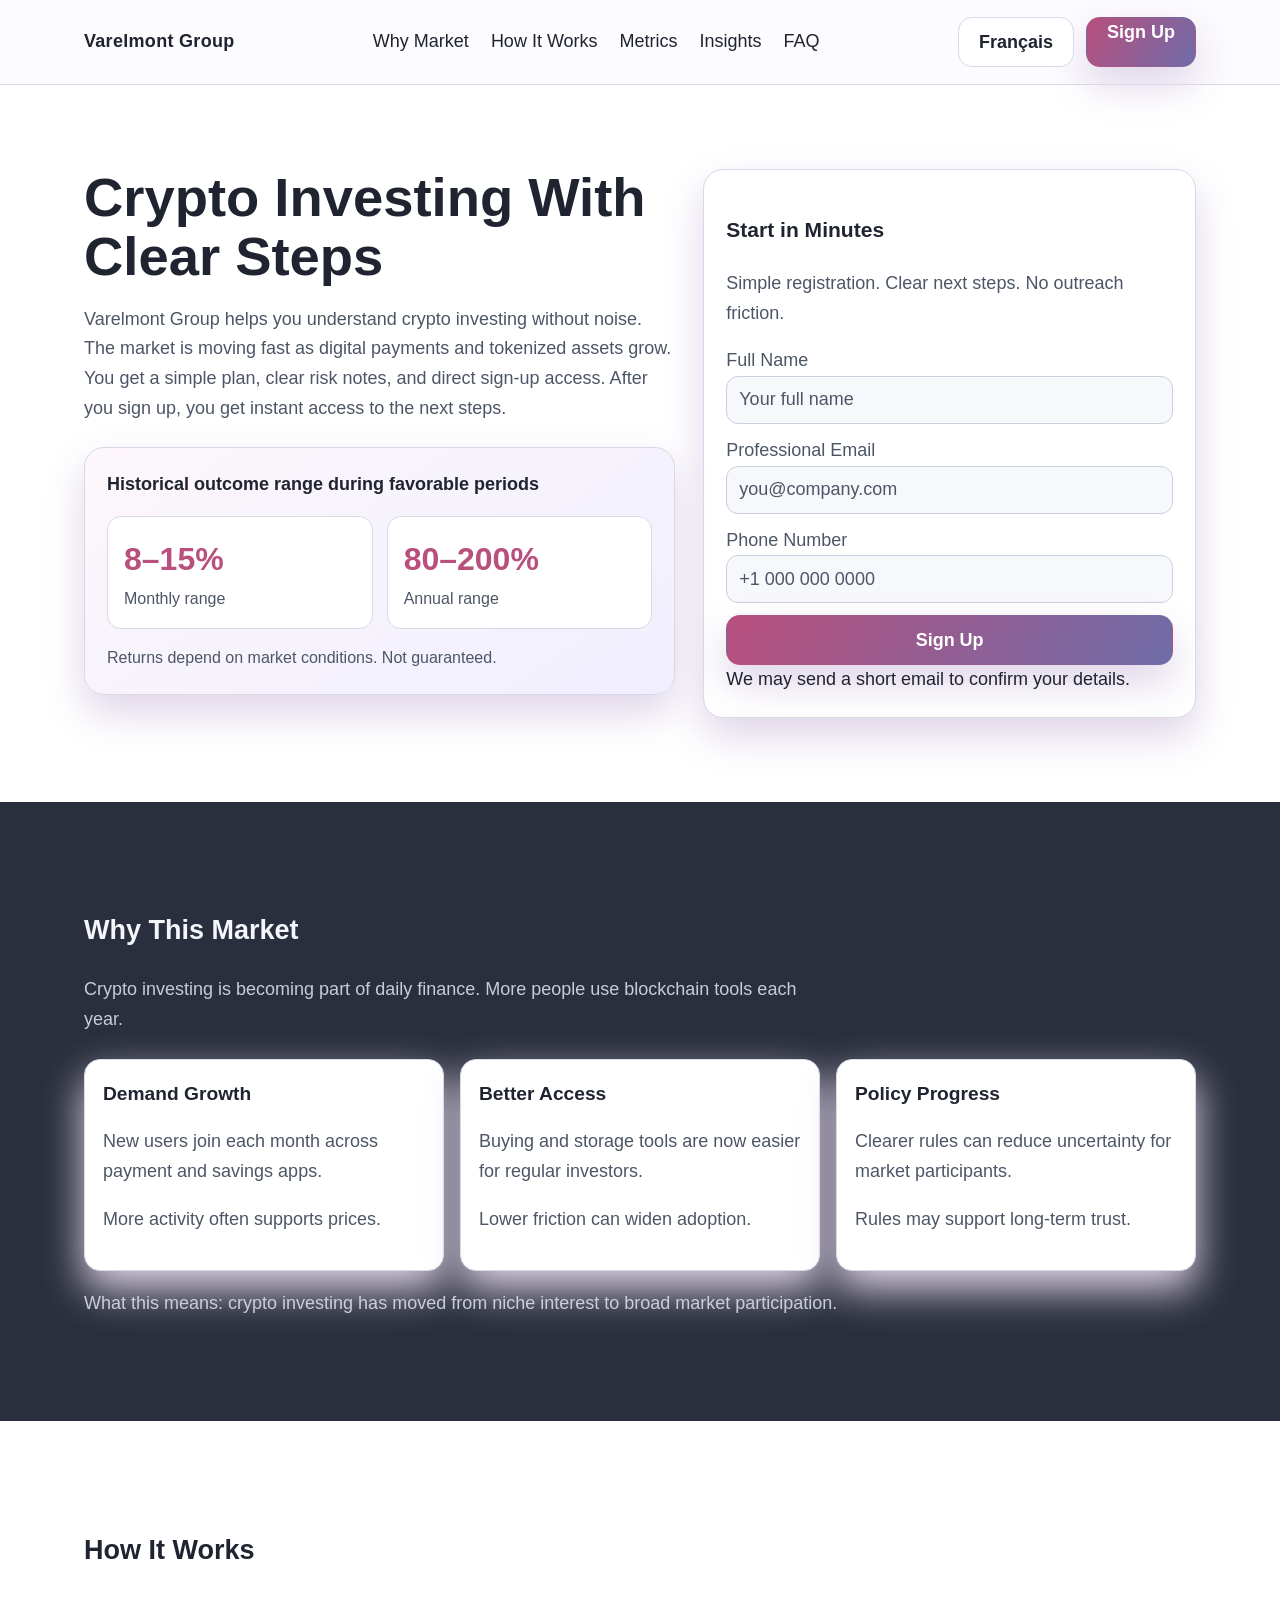
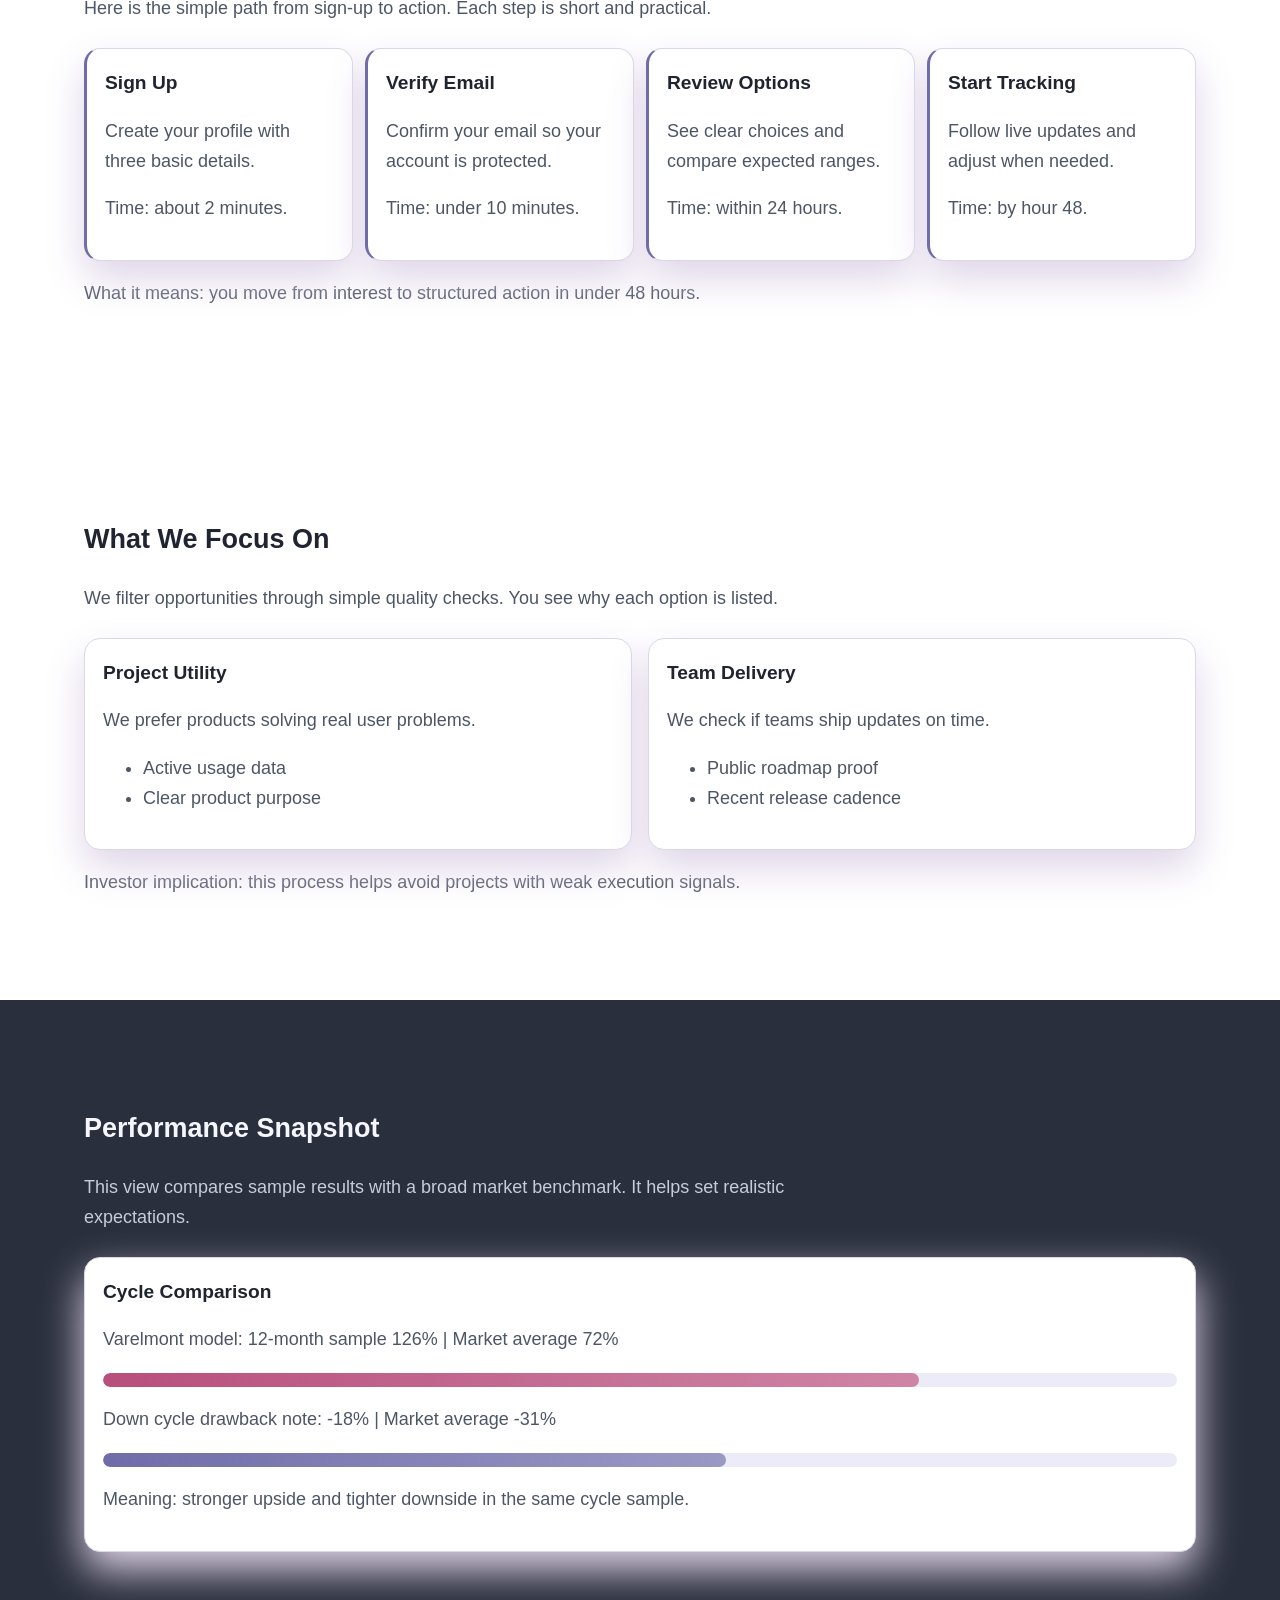
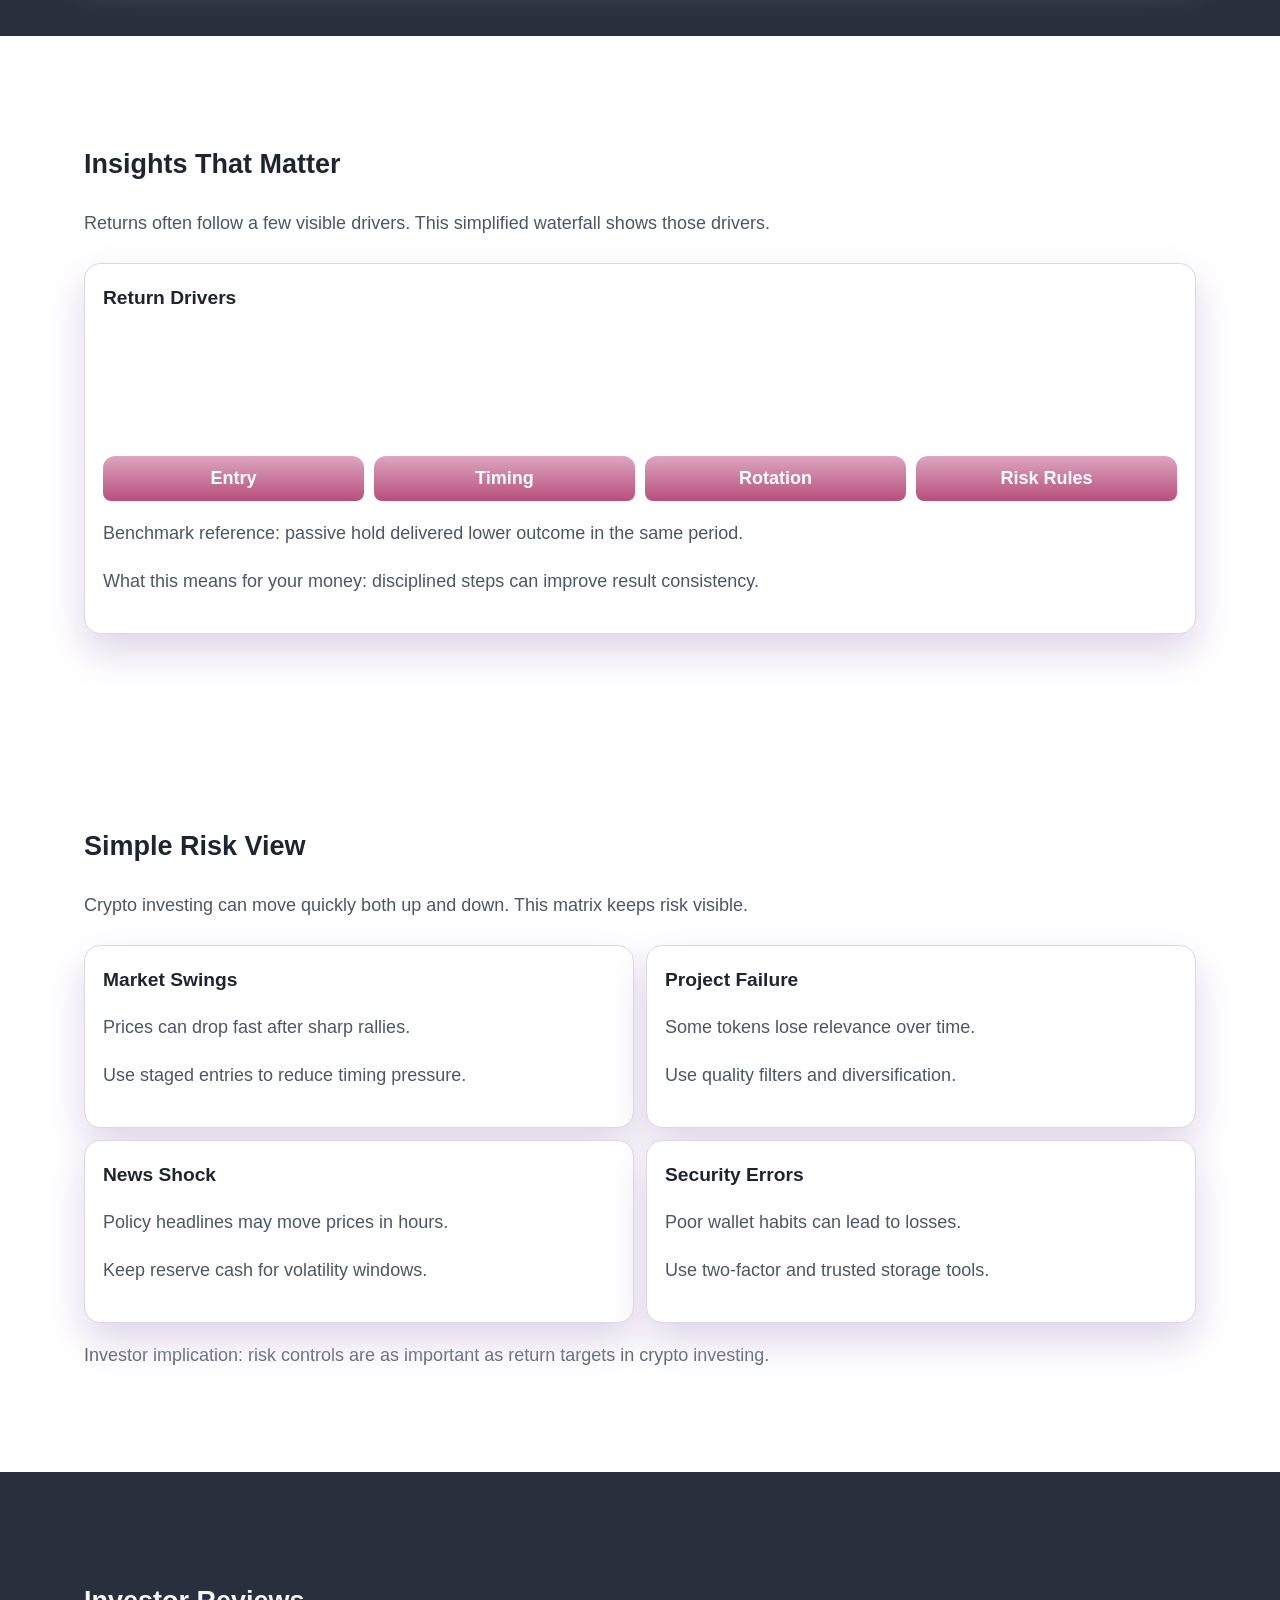
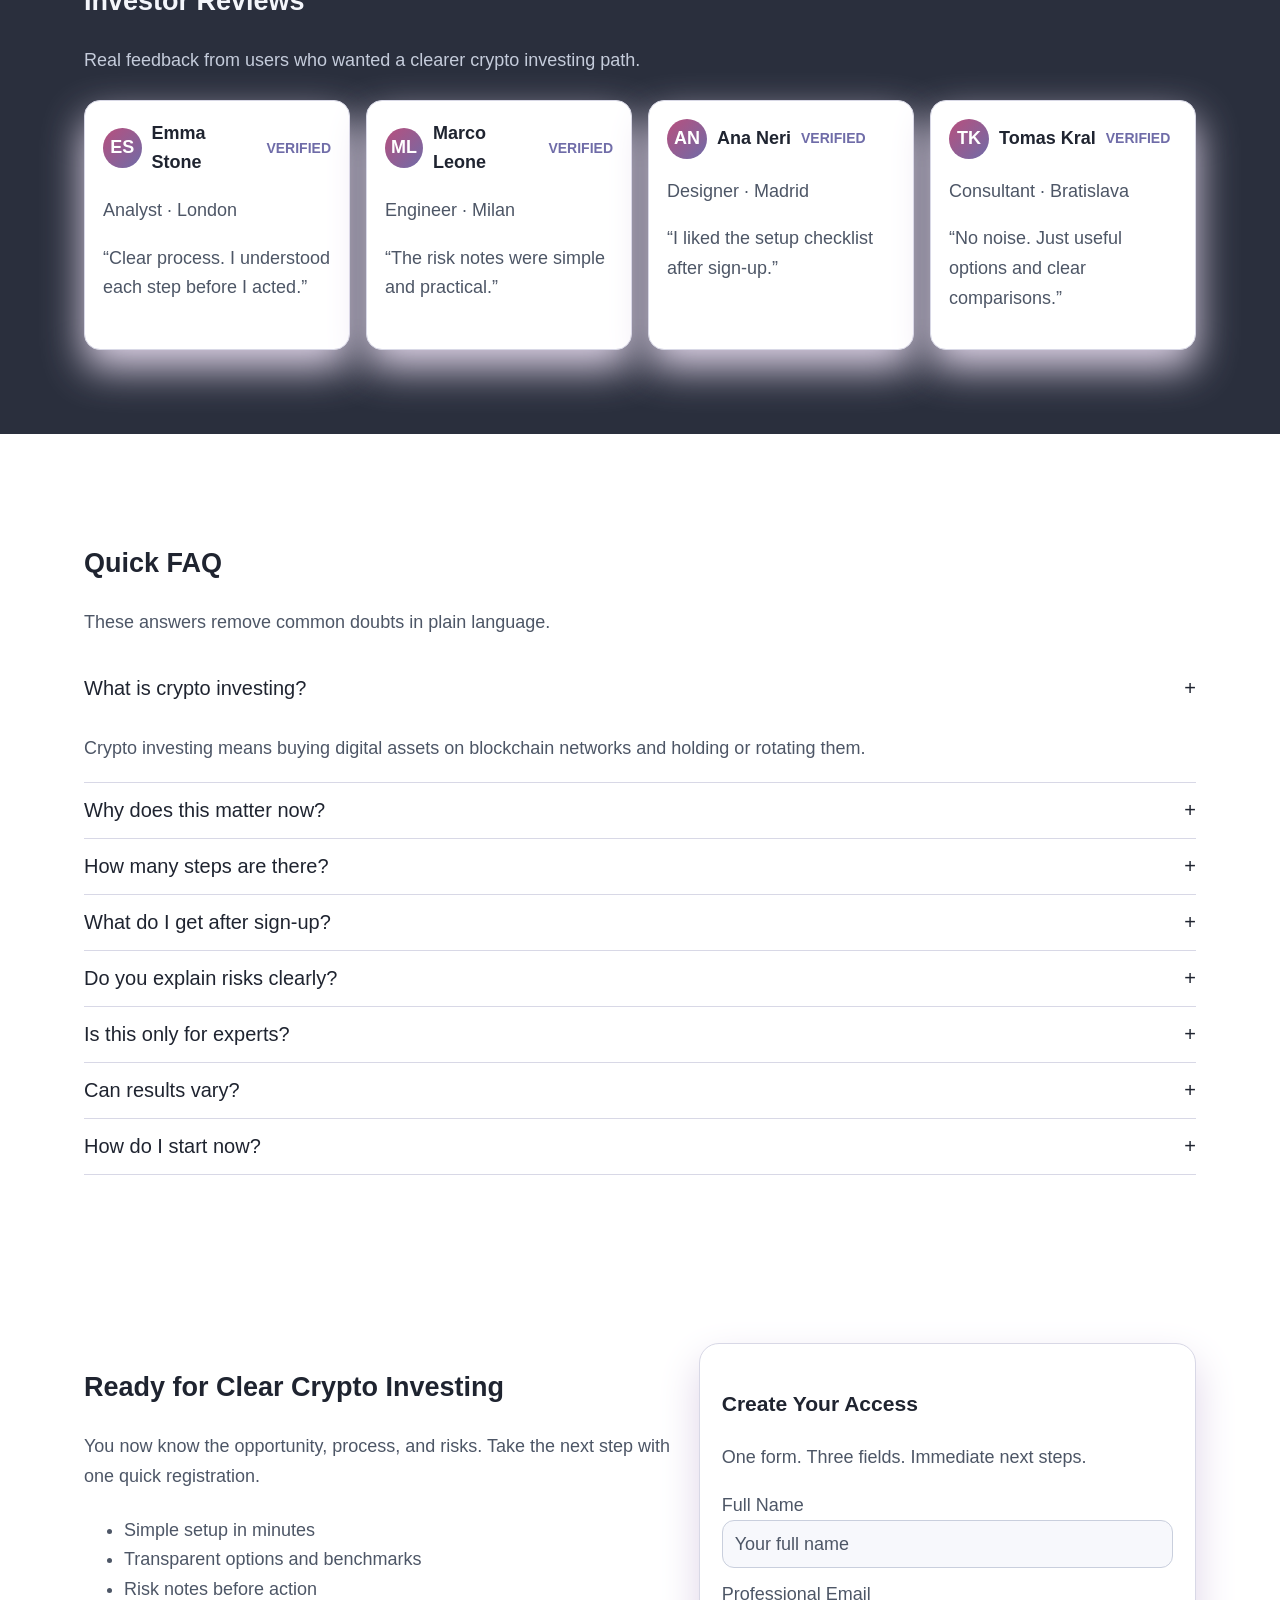
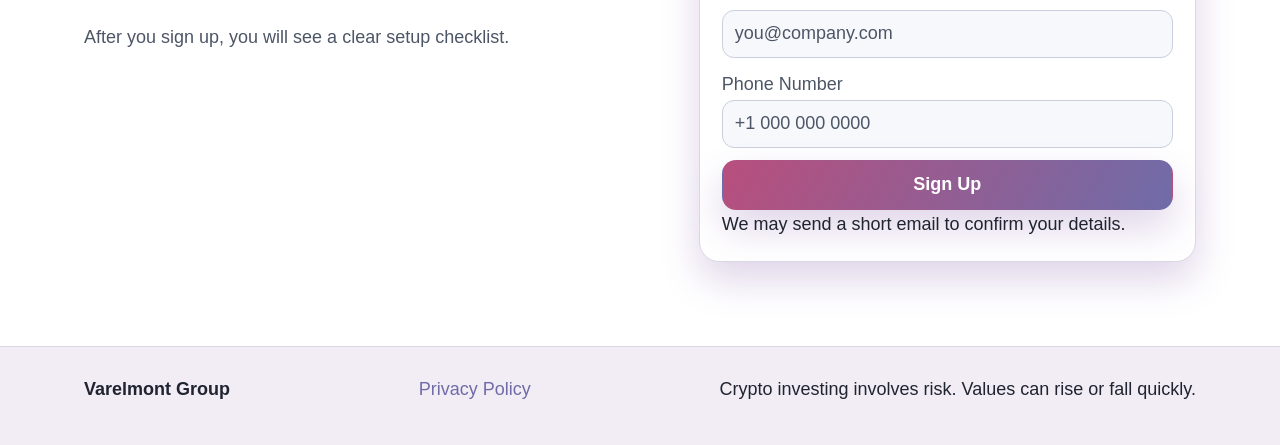
<file: fr/index.html>
<!doctype html>
<html lang="en">
<head>
  <meta charset="UTF-8" />
  <meta name="viewport" content="width=device-width, initial-scale=1.0" />
  <title>Varelmont Group | Crypto Investing Clarity 3</title>
  <meta name="description" content="Varelmont Group explains crypto investing in simple steps, clear risks, and practical next actions for private investors." />
  <link rel="canonical" href="https://www.varelmontgroup.com/fr/index.html" />
  <link rel="alternate" hreflang="en" href="https://www.varelmontgroup.com/index.html" />
  <link rel="alternate" hreflang="de" href="https://www.varelmontgroup.com/de/index.html" />
  <link rel="alternate" hreflang="fr" href="https://www.varelmontgroup.com/fr/index.html" />
  <link rel="alternate" hreflang="es" href="https://www.varelmontgroup.com/es/index.html" />
  <link rel="alternate" hreflang="it" href="https://www.varelmontgroup.com/it/index.html" />
  <link rel="alternate" hreflang="tr" href="https://www.varelmontgroup.com/tr/index.html" />
  <link rel="alternate" hreflang="pt" href="https://www.varelmontgroup.com/pt/index.html" />
  <link rel="alternate" hreflang="ja" href="https://www.varelmontgroup.com/jp/index.html" />
  <link rel="alternate" hreflang="sk" href="https://www.varelmontgroup.com/sk/index.html" />
  <link rel="alternate" hreflang="nl-BE" href="https://www.varelmontgroup.com/be/index.html" />
  <meta property="og:title" content="Varelmont Group | Crypto Investing Clarity 3" />
  <meta property="og:description" content="Varelmont Group explains crypto investing in simple steps, clear risks, and practical next actions for private investors." />
  <meta property="og:type" content="website" />
  <meta property="og:url" content="https://www.varelmontgroup.com/fr/index.html" />
  <meta name="twitter:card" content="summary_large_image" />
  <meta name="twitter:title" content="Varelmont Group | Crypto Investing Clarity 3" />
  <meta name="twitter:description" content="Varelmont Group explains crypto investing in simple steps, clear risks, and practical next actions for private investors." />
  <link rel="stylesheet" href="../assets/style.css" />
  <script type="application/ld+json">{"@context":"https://schema.org","@graph":[{"@type":"Organization","name":"Varelmont Group","url":"https://www.varelmontgroup.com/"},{"@type":"WebSite","name":"Varelmont Group","url":"https://www.varelmontgroup.com/"},{"@type":"FAQPage","mainEntity":[{"@type":"Question","name":"What is crypto investing?","acceptedAnswer":{"@type":"Answer","text":"Crypto investing means buying digital assets that run on blockchain networks."}},{"@type":"Question","name":"What happens after Sign Up?","acceptedAnswer":{"@type":"Answer","text":"After you sign up, you get instant access to the next steps."}}]},{"@type":"Review","author":{"@type":"Person","name":"Emma Stone"},"reviewBody":"I understood the setup in one session."}]}</script>
</head>
<body>
<header>
  <div class="container header-row">
    <div class="brand">Varelmont Group</div>
    <nav aria-label="Primary">
      <ul>
        <li><a href="#market">Why Market</a></li>
        <li><a href="#model">How It Works</a></li>
        <li><a href="#metrics">Metrics</a></li>
        <li><a href="#insights">Insights</a></li>
        <li><a href="#faq">FAQ</a></li>
      </ul>
    </nav>
    <div class="header-actions">
      <div class="lang">
        <button class="lang-current" data-lang-toggle aria-label="Open languages">Français</button>
        <div class="lang-menu" role="menu">
<a href="../index.html"><span class="flag"><svg viewBox="0 0 24 24" aria-hidden="true"><rect width="24" height="24" fill="#1f4ea1"/><rect y="10" width="24" height="4" fill="#fff"/><rect x="10" width="4" height="24" fill="#fff"/><rect y="11" width="24" height="2" fill="#d22f27"/><rect x="11" width="2" height="24" fill="#d22f27"/></svg></span>English</a>
<a href="../de/index.html"><span class="flag"><svg viewBox="0 0 24 24"><rect width="24" height="8" fill="#111"/><rect y="8" width="24" height="8" fill="#dd0000"/><rect y="16" width="24" height="8" fill="#ffce00"/></svg></span>Deutsch</a>
<a href="../fr/index.html"><span class="flag"><svg viewBox="0 0 24 24"><rect width="8" height="24" fill="#1e4aa8"/><rect x="8" width="8" height="24" fill="#fff"/><rect x="16" width="8" height="24" fill="#ef4135"/></svg></span>Français</a>
<a href="../es/index.html"><span class="flag"><svg viewBox="0 0 24 24"><rect width="24" height="6" fill="#aa151b"/><rect y="6" width="24" height="12" fill="#f1bf00"/><rect y="18" width="24" height="6" fill="#aa151b"/></svg></span>Español</a>
<a href="../it/index.html"><span class="flag"><svg viewBox="0 0 24 24"><rect width="8" height="24" fill="#009246"/><rect x="8" width="8" height="24" fill="#fff"/><rect x="16" width="8" height="24" fill="#ce2b37"/></svg></span>Italiano</a>
<a href="../tr/index.html"><span class="flag"><svg viewBox="0 0 24 24"><rect width="24" height="24" fill="#e30a17"/><circle cx="10" cy="12" r="5" fill="#fff"/><circle cx="11" cy="12" r="4" fill="#e30a17"/></svg></span>Türkçe</a>
<a href="../pt/index.html"><span class="flag"><svg viewBox="0 0 24 24"><rect width="10" height="24" fill="#046a38"/><rect x="10" width="14" height="24" fill="#da291c"/></svg></span>Português</a>
<a href="../jp/index.html"><span class="flag"><svg viewBox="0 0 24 24"><rect width="24" height="24" fill="#fff"/><circle cx="12" cy="12" r="6" fill="#bc002d"/></svg></span>日本語</a>
<a href="../sk/index.html"><span class="flag"><svg viewBox="0 0 24 24"><rect width="24" height="8" fill="#fff"/><rect y="8" width="24" height="8" fill="#0b4ea2"/><rect y="16" width="24" height="8" fill="#ee1c25"/></svg></span>Slovak</a>
<a href="../be/index.html"><span class="flag"><svg viewBox="0 0 24 24"><rect width="8" height="24" fill="#000"/><rect x="8" width="8" height="24" fill="#ffe936"/><rect x="16" width="8" height="24" fill="#ef3340"/></svg></span>Nederlands (BE)</a>
</div>
      </div>
      <a class="btn btn-primary" href="#signup">Sign Up</a>
      <button class="btn mobile-toggle" data-open-drawer aria-label="Open menu">☰</button>
    </div>
  </div>
</header>

<div class="drawer-backdrop" data-drawer-backdrop></div>
<aside class="mobile-drawer" data-drawer aria-label="Mobile navigation">
  <button class="icon-btn" data-close-drawer aria-label="Close menu">X</button>
  <nav aria-label="Mobile">
    <ul>
      <li><a href="#market">Why Market</a></li><li><a href="#model">How It Works</a></li><li><a href="#metrics">Metrics</a></li><li><a href="#insights">Insights</a></li><li><a href="#faq">FAQ</a></li>
    </ul>
  </nav>
  <div class="lang open" style="margin-top:16px;">
    <button class="lang-current" aria-label="Current language">Français</button>
    <div class="lang-menu" style="display:block;position:static;width:100%;">
<a href="../index.html"><span class="flag"><svg viewBox="0 0 24 24" aria-hidden="true"><rect width="24" height="24" fill="#1f4ea1"/><rect y="10" width="24" height="4" fill="#fff"/><rect x="10" width="4" height="24" fill="#fff"/><rect y="11" width="24" height="2" fill="#d22f27"/><rect x="11" width="2" height="24" fill="#d22f27"/></svg></span>English</a>
<a href="../de/index.html"><span class="flag"><svg viewBox="0 0 24 24"><rect width="24" height="8" fill="#111"/><rect y="8" width="24" height="8" fill="#dd0000"/><rect y="16" width="24" height="8" fill="#ffce00"/></svg></span>Deutsch</a>
<a href="../fr/index.html"><span class="flag"><svg viewBox="0 0 24 24"><rect width="8" height="24" fill="#1e4aa8"/><rect x="8" width="8" height="24" fill="#fff"/><rect x="16" width="8" height="24" fill="#ef4135"/></svg></span>Français</a>
<a href="../es/index.html"><span class="flag"><svg viewBox="0 0 24 24"><rect width="24" height="6" fill="#aa151b"/><rect y="6" width="24" height="12" fill="#f1bf00"/><rect y="18" width="24" height="6" fill="#aa151b"/></svg></span>Español</a>
<a href="../it/index.html"><span class="flag"><svg viewBox="0 0 24 24"><rect width="8" height="24" fill="#009246"/><rect x="8" width="8" height="24" fill="#fff"/><rect x="16" width="8" height="24" fill="#ce2b37"/></svg></span>Italiano</a>
<a href="../tr/index.html"><span class="flag"><svg viewBox="0 0 24 24"><rect width="24" height="24" fill="#e30a17"/><circle cx="10" cy="12" r="5" fill="#fff"/><circle cx="11" cy="12" r="4" fill="#e30a17"/></svg></span>Türkçe</a>
<a href="../pt/index.html"><span class="flag"><svg viewBox="0 0 24 24"><rect width="10" height="24" fill="#046a38"/><rect x="10" width="14" height="24" fill="#da291c"/></svg></span>Português</a>
<a href="../jp/index.html"><span class="flag"><svg viewBox="0 0 24 24"><rect width="24" height="24" fill="#fff"/><circle cx="12" cy="12" r="6" fill="#bc002d"/></svg></span>日本語</a>
<a href="../sk/index.html"><span class="flag"><svg viewBox="0 0 24 24"><rect width="24" height="8" fill="#fff"/><rect y="8" width="24" height="8" fill="#0b4ea2"/><rect y="16" width="24" height="8" fill="#ee1c25"/></svg></span>Slovak</a>
<a href="../be/index.html"><span class="flag"><svg viewBox="0 0 24 24"><rect width="8" height="24" fill="#000"/><rect x="8" width="8" height="24" fill="#ffe936"/><rect x="16" width="8" height="24" fill="#ef3340"/></svg></span>Nederlands (BE)</a>
</div>
  </div>
  <a class="btn btn-primary" href="#signup" style="display:inline-flex;align-items:center;justify-content:center;margin-top:12px;">Sign Up</a>
</aside>

<main>
<section class="section light" id="top">
  <div class="container hero-layout">
    <div>
      <h1>Crypto Investing With Clear Steps</h1>
      <p class="section-intro">Varelmont Group helps you understand crypto investing without noise. The market is moving fast as digital payments and tokenized assets grow. You get a simple plan, clear risk notes, and direct sign-up access. After you sign up, you get instant access to the next steps.</p>
      <div class="performance-panel reveal">
        <strong>Historical outcome range during favorable periods</strong>
        <div class="performance-grid">
          <div class="metric-box"><div class="metric-value">8–15%</div><div class="metric-label">Monthly range</div></div>
          <div class="metric-box"><div class="metric-value">80–200%</div><div class="metric-label">Annual range</div></div>
        </div>
        <div class="mini-note">Returns depend on market conditions. Not guaranteed.</div>
      </div>
    </div>
    <form class="form-card" id="signup">
      <h3 class="form-title">Start in Minutes</h3>
      <p class="form-sub">Simple registration. Clear next steps. No outreach friction.</p>
      <div class="form-grid">
        <label>Full Name<input type="text" placeholder="Your full name" /></label>
        <label>Professional Email<input type="email" placeholder="you@company.com" /></label>
        <label>Phone Number<input type="tel" placeholder="+1 000 000 0000" /></label>
        <button class="btn btn-primary" type="submit">Sign Up</button>
      </div>
      <small>We may send a short email to confirm your details.</small>
    </form>
  </div>
</section>

<section class="section dark" id="market"><div class="container">
  <h2>Why This Market</h2>
  <p class="section-intro">Crypto investing is becoming part of daily finance. More people use blockchain tools each year.</p>
  <div class="grid-3 reveal">
    <article class="card"><h3>Demand Growth</h3><p>New users join each month across payment and savings apps.</p><p class="muted">More activity often supports prices.</p></article>
    <article class="card"><h3>Better Access</h3><p>Buying and storage tools are now easier for regular investors.</p><p class="muted">Lower friction can widen adoption.</p></article>
    <article class="card"><h3>Policy Progress</h3><p>Clearer rules can reduce uncertainty for market participants.</p><p class="muted">Rules may support long-term trust.</p></article>
  </div>
  <p>What this means: crypto investing has moved from niche interest to broad market participation.</p>
</div></section>

<section class="section light" id="model"><div class="container">
  <h2>How It Works</h2>
  <p class="section-intro">Here is the simple path from sign-up to action. Each step is short and practical.</p>
  <div class="timeline reveal">
    <article class="card step"><h3>Sign Up</h3><p>Create your profile with three basic details.</p><p class="muted">Time: about 2 minutes.</p></article>
    <article class="card step"><h3>Verify Email</h3><p>Confirm your email so your account is protected.</p><p class="muted">Time: under 10 minutes.</p></article>
    <article class="card step"><h3>Review Options</h3><p>See clear choices and compare expected ranges.</p><p class="muted">Time: within 24 hours.</p></article>
    <article class="card step"><h3>Start Tracking</h3><p>Follow live updates and adjust when needed.</p><p class="muted">Time: by hour 48.</p></article>
  </div>
  <p>What it means: you move from interest to structured action in under 48 hours.</p>
</div></section>

<section class="section light" id="focus"><div class="container">
  <h2>What We Focus On</h2>
  <p class="section-intro">We filter opportunities through simple quality checks. You see why each option is listed.</p>
  <div class="grid-2 reveal">
    <article class="card"><h3>Project Utility</h3><p>We prefer products solving real user problems.</p><ul><li>Active usage data</li><li>Clear product purpose</li></ul></article>
    <article class="card"><h3>Team Delivery</h3><p>We check if teams ship updates on time.</p><ul><li>Public roadmap proof</li><li>Recent release cadence</li></ul></article>
  </div>
  <p>Investor implication: this process helps avoid projects with weak execution signals.</p>
</div></section>

<section class="section dark" id="metrics"><div class="container">
  <h2>Performance Snapshot</h2>
  <p class="section-intro">This view compares sample results with a broad market benchmark. It helps set realistic expectations.</p>
  <div class="card dual-bars reveal">
    <h3>Cycle Comparison</h3>
    <div class="bar-row"><p>Varelmont model: 12-month sample 126% | Market average 72%</p><div class="bar-track"><div class="bar-fill-a" style="width:76%"></div></div></div>
    <div class="bar-row"><p>Down cycle drawback note: -18% | Market average -31%</p><div class="bar-track"><div class="bar-fill-b" style="width:58%"></div></div></div>
    <p class="muted">Meaning: stronger upside and tighter downside in the same cycle sample.</p>
  </div>
</div></section>

<section class="section light" id="insights"><div class="container">
  <h2>Insights That Matter</h2>
  <p class="section-intro">Returns often follow a few visible drivers. This simplified waterfall shows those drivers.</p>
  <div class="card reveal">
    <h3>Return Drivers</h3>
    <div class="waterfall">
      <div class="w" style="height:40%">Entry</div>
      <div class="w" style="height:55%">Timing</div>
      <div class="w" style="height:70%">Rotation</div>
      <div class="w" style="height:86%">Risk Rules</div>
    </div>
    <p>Benchmark reference: passive hold delivered lower outcome in the same period.</p>
    <p class="muted">What this means for your money: disciplined steps can improve result consistency.</p>
  </div>
</div></section>

<section class="section light" id="risk"><div class="container">
  <h2>Simple Risk View</h2>
  <p class="section-intro">Crypto investing can move quickly both up and down. This matrix keeps risk visible.</p>
  <div class="risk-matrix reveal">
    <article class="card"><h3>Market Swings</h3><p>Prices can drop fast after sharp rallies.</p><p class="muted">Use staged entries to reduce timing pressure.</p></article>
    <article class="card"><h3>Project Failure</h3><p>Some tokens lose relevance over time.</p><p class="muted">Use quality filters and diversification.</p></article>
    <article class="card"><h3>News Shock</h3><p>Policy headlines may move prices in hours.</p><p class="muted">Keep reserve cash for volatility windows.</p></article>
    <article class="card"><h3>Security Errors</h3><p>Poor wallet habits can lead to losses.</p><p class="muted">Use two-factor and trusted storage tools.</p></article>
  </div>
  <p>Investor implication: risk controls are as important as return targets in crypto investing.</p>
</div></section>

<section class="section dark reviews" id="reviews"><div class="container">
  <h2>Investor Reviews</h2>
  <p class="section-intro">Real feedback from users who wanted a clearer crypto investing path.</p>
  <div class="grid-4 reveal">
    <article class="card"><div class="review-top"><span class="avatar">ES</span><strong>Emma Stone</strong><span class="verified">VERIFIED</span></div><p>Analyst · London</p><p>“Clear process. I understood each step before I acted.”</p></article>
    <article class="card"><div class="review-top"><span class="avatar">ML</span><strong>Marco Leone</strong><span class="verified">VERIFIED</span></div><p>Engineer · Milan</p><p>“The risk notes were simple and practical.”</p></article>
    <article class="card"><div class="review-top"><span class="avatar">AN</span><strong>Ana Neri</strong><span class="verified">VERIFIED</span></div><p>Designer · Madrid</p><p>“I liked the setup checklist after sign-up.”</p></article>
    <article class="card"><div class="review-top"><span class="avatar">TK</span><strong>Tomas Kral</strong><span class="verified">VERIFIED</span></div><p>Consultant · Bratislava</p><p>“No noise. Just useful options and clear comparisons.”</p></article>
  </div>
</div></section>

<section class="section light" id="faq"><div class="container">
  <h2>Quick FAQ</h2>
  <p class="section-intro">These answers remove common doubts in plain language.</p>
  <div class="reveal">
    <article class="faq-item open"><button class="faq-q">What is crypto investing?<span>+</span></button><div class="faq-a"><p>Crypto investing means buying digital assets on blockchain networks and holding or rotating them.</p></div></article>
    <article class="faq-item"><button class="faq-q">Why does this matter now?<span>+</span></button><div class="faq-a"><p>Adoption is growing through payments, tokenized assets, and easier access tools.</p></div></article>
    <article class="faq-item"><button class="faq-q">How many steps are there?<span>+</span></button><div class="faq-a"><p>Sign up, verify, review options, and start tracking with clear checkpoints.</p></div></article>
    <article class="faq-item"><button class="faq-q">What do I get after sign-up?<span>+</span></button><div class="faq-a"><p>After you sign up, you can review the options and choose what to do next.</p></div></article>
    <article class="faq-item"><button class="faq-q">Do you explain risks clearly?<span>+</span></button><div class="faq-a"><p>Yes. Each option includes a short risk note in plain words.</p></div></article>
    <article class="faq-item"><button class="faq-q">Is this only for experts?<span>+</span></button><div class="faq-a"><p>No. It is made for investors who want clarity.</p></div></article>
    <article class="faq-item"><button class="faq-q">Can results vary?<span>+</span></button><div class="faq-a"><p>Yes. Returns depend on market conditions and are not guaranteed.</p></div></article>
    <article class="faq-item"><button class="faq-q">How do I start now?<span>+</span></button><div class="faq-a"><p>Use the Sign Up form and follow the checklist shown after registration.</p></div></article>
  </div>
</div></section>

<section class="section light" id="final"><div class="container final-wrap">
  <div>
    <h2>Ready for Clear Crypto Investing</h2>
    <p class="section-intro">You now know the opportunity, process, and risks. Take the next step with one quick registration.</p>
    <ul>
      <li>Simple setup in minutes</li>
      <li>Transparent options and benchmarks</li>
      <li>Risk notes before action</li>
    </ul>
    <p>After you sign up, you will see a clear setup checklist.</p>
  </div>
  <form class="form-card">
    <h3 class="form-title">Create Your Access</h3>
    <p class="form-sub">One form. Three fields. Immediate next steps.</p>
    <div class="form-grid">
      <label>Full Name<input type="text" placeholder="Your full name" /></label>
      <label>Professional Email<input type="email" placeholder="you@company.com" /></label>
      <label>Phone Number<input type="tel" placeholder="+1 000 000 0000" /></label>
      <button class="btn btn-primary" type="submit">Sign Up</button>
    </div>
    <small>We may send a short email to confirm your details.</small>
  </form>
</div></section>
</main>

<footer>
  <div class="container footer-row">
    <strong>Varelmont Group</strong>
    <a href="#" data-open-privacy>Privacy Policy</a>
    <small>Crypto investing involves risk. Values can rise or fall quickly.</small>
  </div>
</footer>

<div class="modal" data-modal role="dialog" aria-modal="true" aria-label="Privacy Policy">
  <div class="modal-panel">
    <div class="modal-head"><button class="icon-btn" data-close-privacy aria-label="Close privacy">X</button></div>
    <div class="modal-body">
      <h2>Privacy Policy</h2>
      <p>Introduction: We explain what data we collect and why.</p>
      <p>Data collection: We collect your name, email, and phone number from forms.</p>
      <p>Legal basis: We process data for registration delivery and account security.</p>
      <p>Cookies: We use basic cookies for session and site performance.</p>
      <p>Retention: We keep data only as long as needed for service and legal duties.</p>
      <p>Third-party sharing: We share with trusted service providers only when needed.</p>
      <p>Security: We use access controls and encryption to protect stored information.</p>
      <p>User rights: You may request access, correction, deletion, or data portability.</p>
      <p>International transfers: Data may be processed in other regions with safeguards.</p>
      <p>Industry risk disclosure: Crypto markets are volatile and outcomes are not guaranteed.</p>
      <p>Contact: privacy@varelmontgroup.com</p>
    </div>
    <div class="modal-foot"><button class="icon-btn" data-close-privacy>Close</button></div>
  </div>
</div>

<script src="../assets/app.js" defer></script>
</body>
</html>
</file>
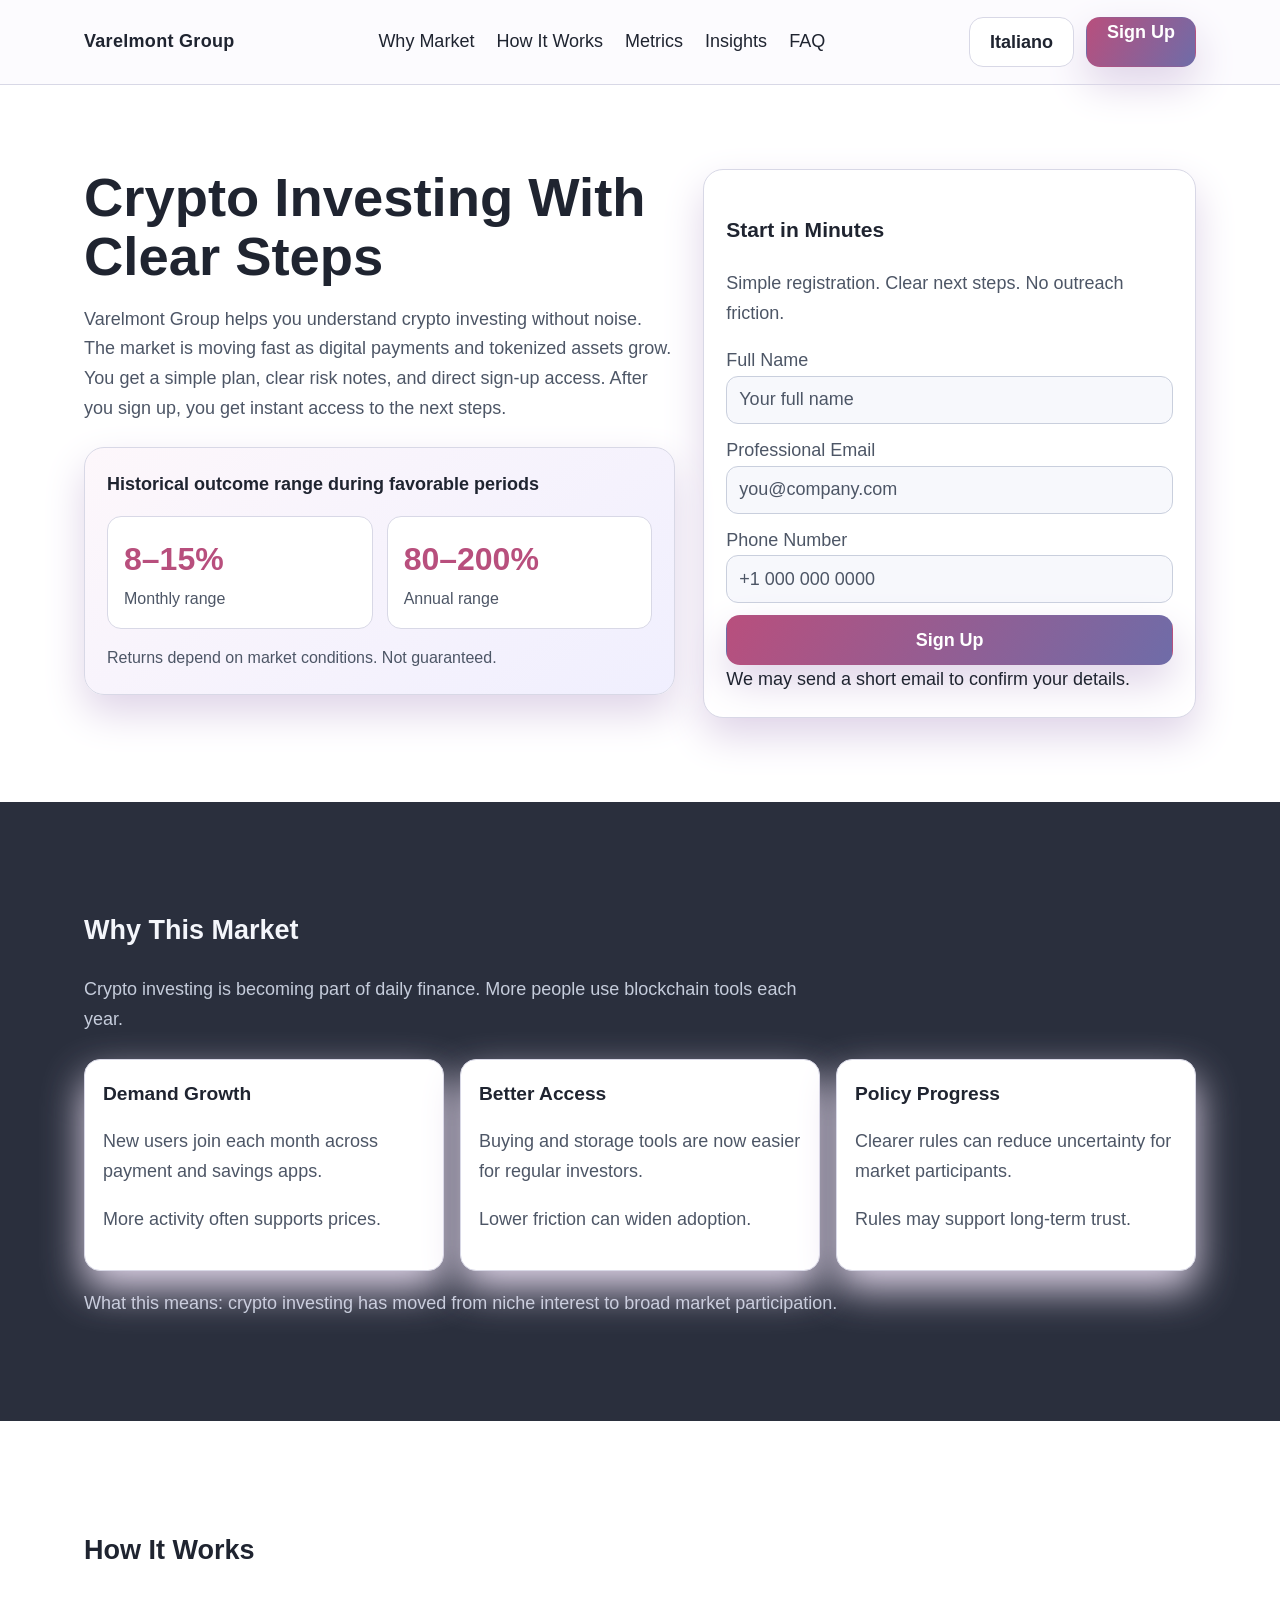
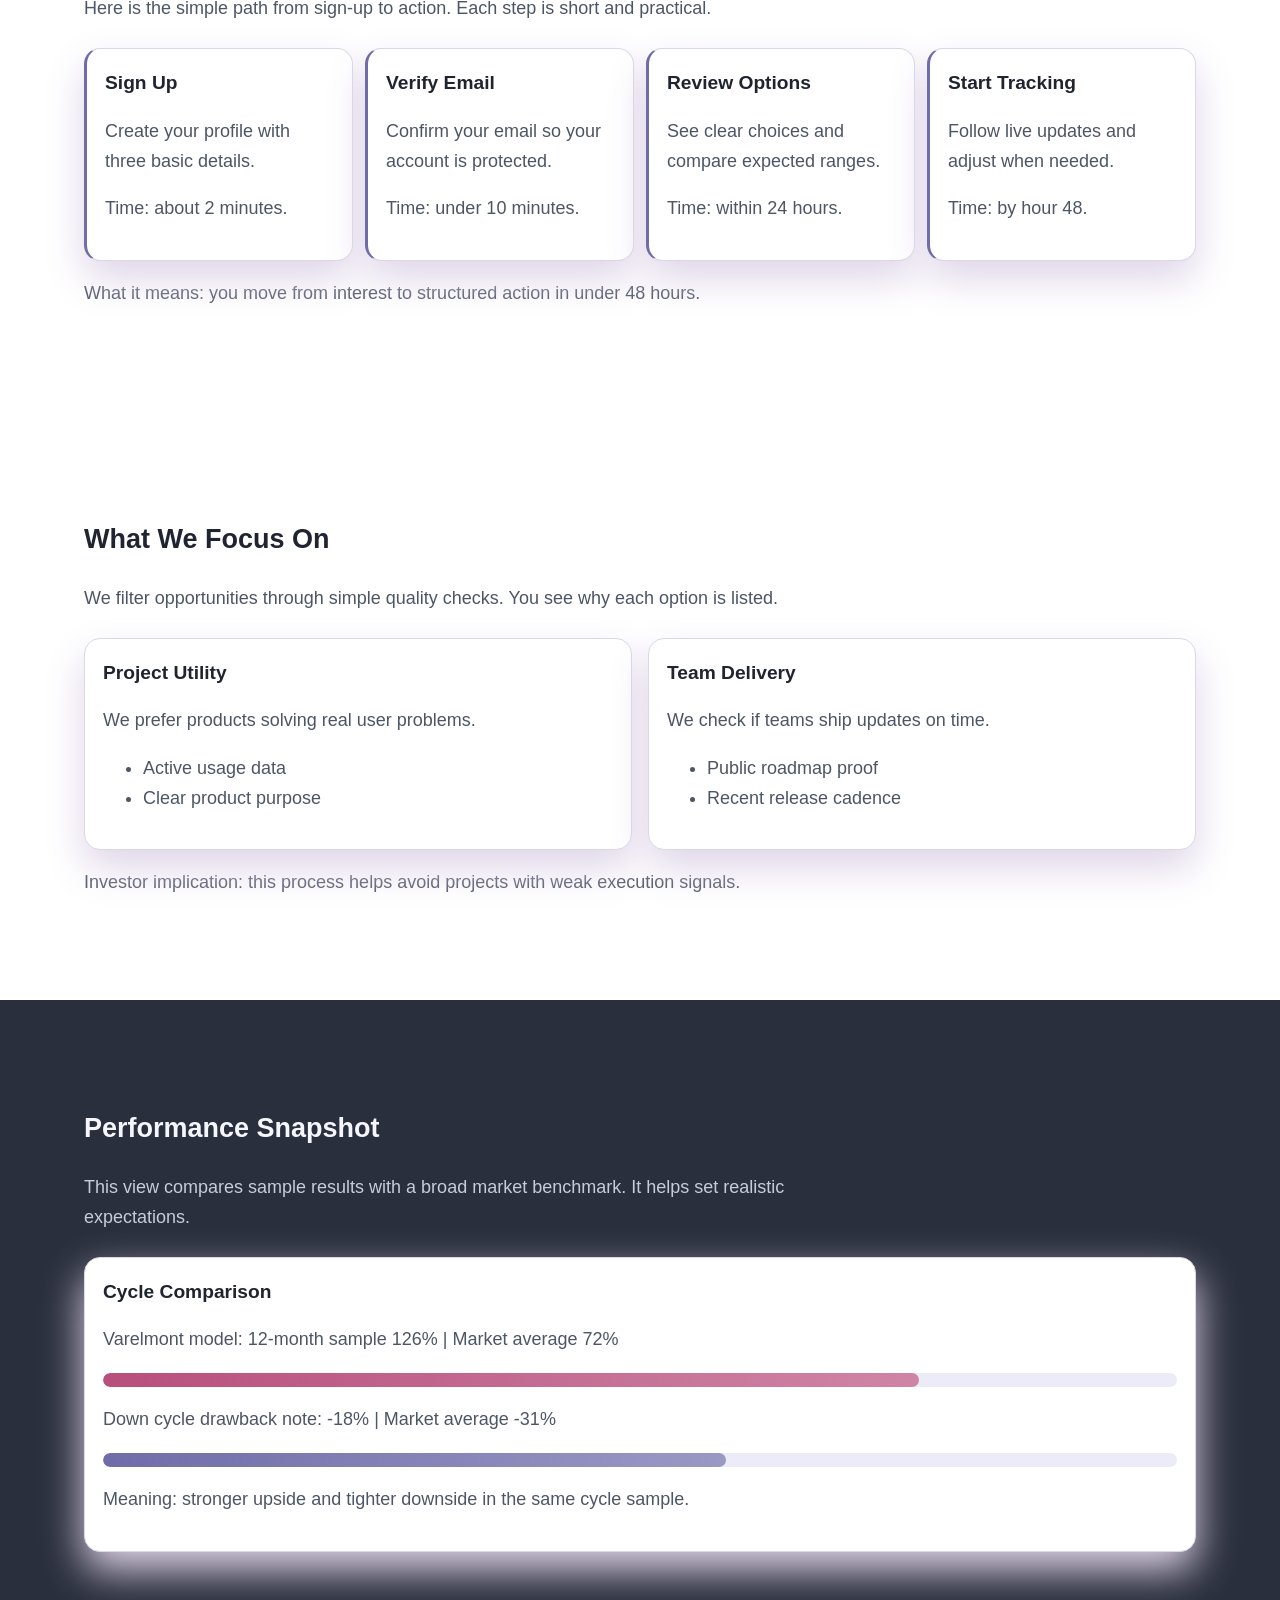
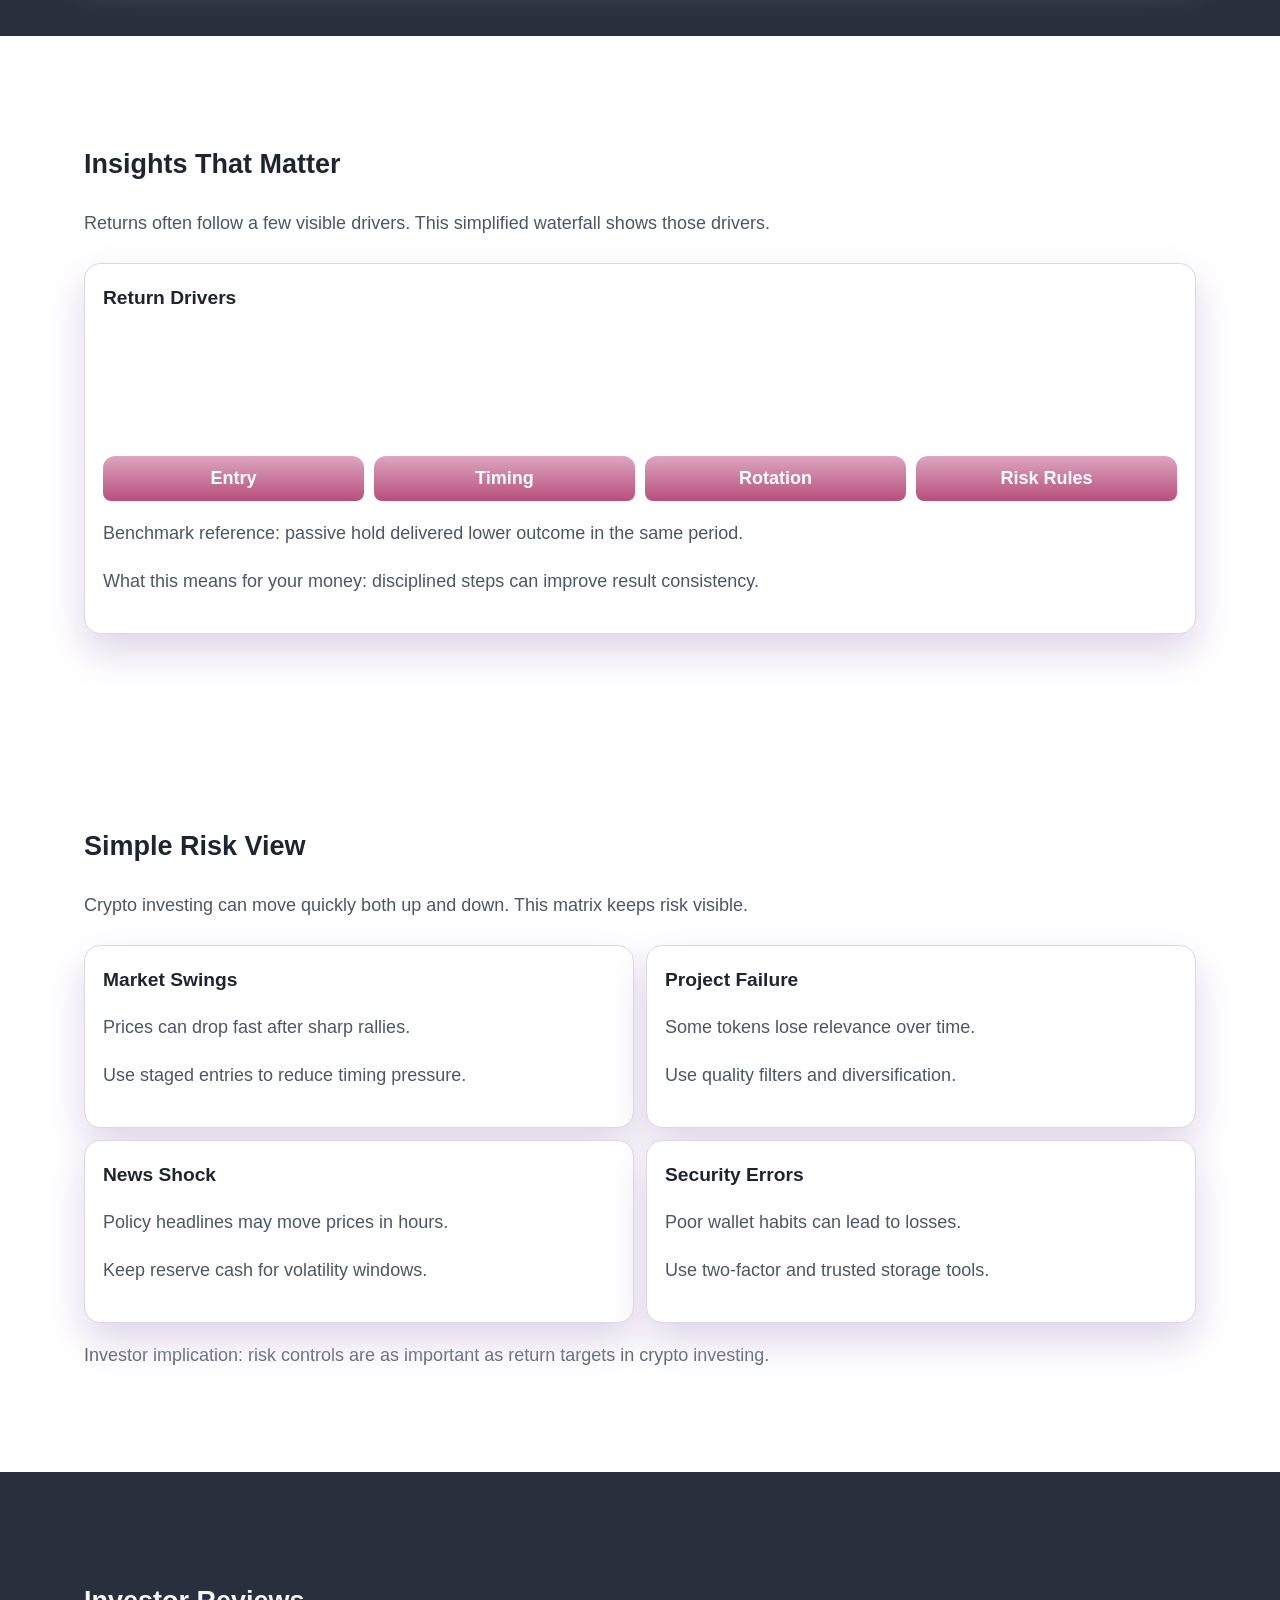
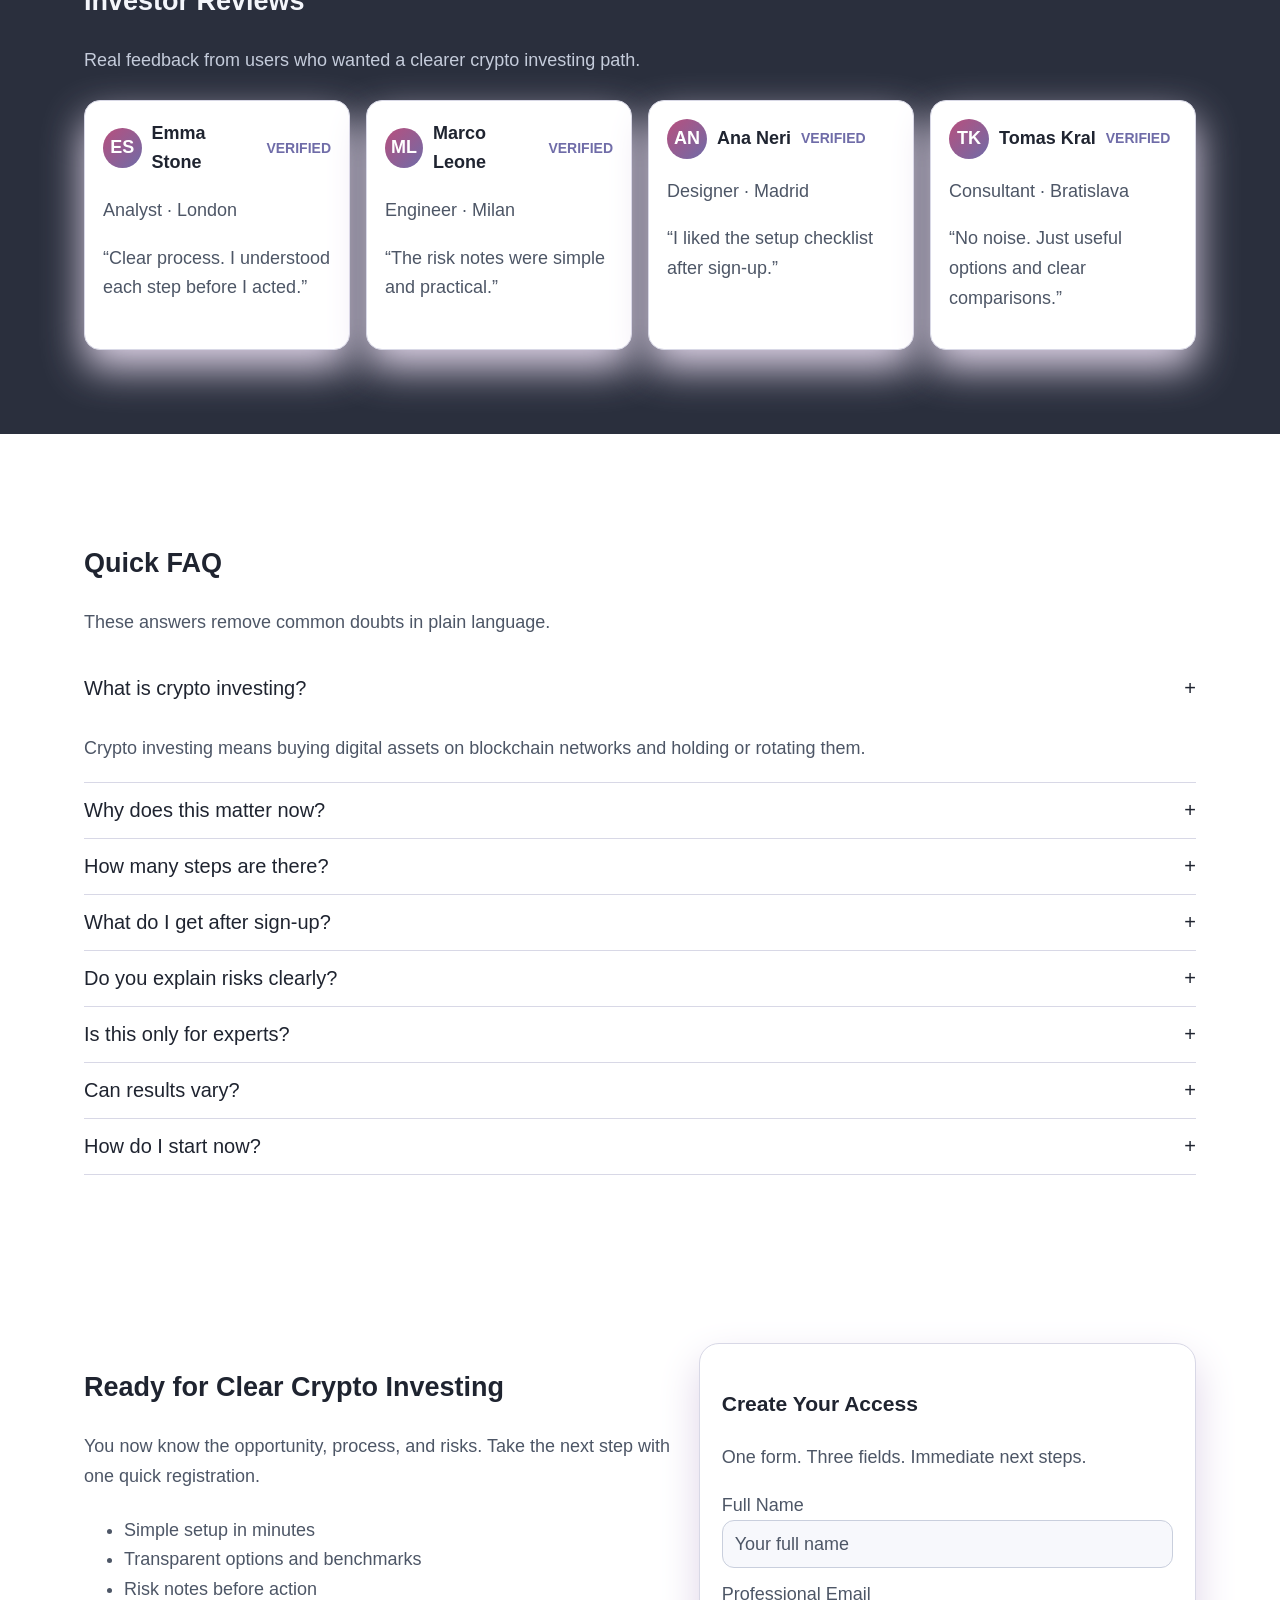
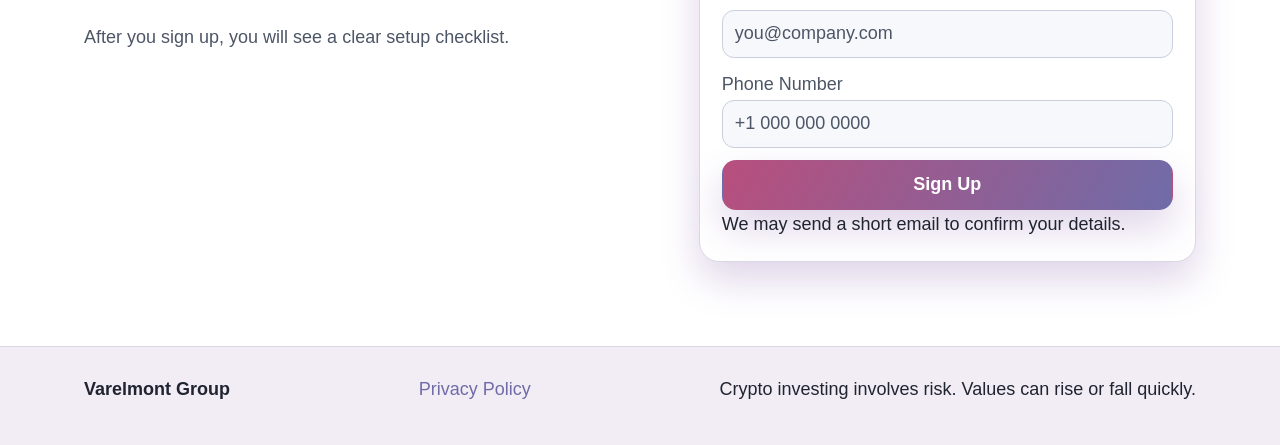
<file: it/index.html>
<!doctype html>
<html lang="en">
<head>
  <meta charset="UTF-8" />
  <meta name="viewport" content="width=device-width, initial-scale=1.0" />
  <title>Varelmont Group | Crypto Investing Clarity 5</title>
  <meta name="description" content="Varelmont Group explains crypto investing in simple steps, clear risks, and practical next actions for private investors." />
  <link rel="canonical" href="https://www.varelmontgroup.com/it/index.html" />
  <link rel="alternate" hreflang="en" href="https://www.varelmontgroup.com/index.html" />
  <link rel="alternate" hreflang="de" href="https://www.varelmontgroup.com/de/index.html" />
  <link rel="alternate" hreflang="fr" href="https://www.varelmontgroup.com/fr/index.html" />
  <link rel="alternate" hreflang="es" href="https://www.varelmontgroup.com/es/index.html" />
  <link rel="alternate" hreflang="it" href="https://www.varelmontgroup.com/it/index.html" />
  <link rel="alternate" hreflang="tr" href="https://www.varelmontgroup.com/tr/index.html" />
  <link rel="alternate" hreflang="pt" href="https://www.varelmontgroup.com/pt/index.html" />
  <link rel="alternate" hreflang="ja" href="https://www.varelmontgroup.com/jp/index.html" />
  <link rel="alternate" hreflang="sk" href="https://www.varelmontgroup.com/sk/index.html" />
  <link rel="alternate" hreflang="nl-BE" href="https://www.varelmontgroup.com/be/index.html" />
  <meta property="og:title" content="Varelmont Group | Crypto Investing Clarity 5" />
  <meta property="og:description" content="Varelmont Group explains crypto investing in simple steps, clear risks, and practical next actions for private investors." />
  <meta property="og:type" content="website" />
  <meta property="og:url" content="https://www.varelmontgroup.com/it/index.html" />
  <meta name="twitter:card" content="summary_large_image" />
  <meta name="twitter:title" content="Varelmont Group | Crypto Investing Clarity 5" />
  <meta name="twitter:description" content="Varelmont Group explains crypto investing in simple steps, clear risks, and practical next actions for private investors." />
  <link rel="stylesheet" href="../assets/style.css" />
  <script type="application/ld+json">{"@context":"https://schema.org","@graph":[{"@type":"Organization","name":"Varelmont Group","url":"https://www.varelmontgroup.com/"},{"@type":"WebSite","name":"Varelmont Group","url":"https://www.varelmontgroup.com/"},{"@type":"FAQPage","mainEntity":[{"@type":"Question","name":"What is crypto investing?","acceptedAnswer":{"@type":"Answer","text":"Crypto investing means buying digital assets that run on blockchain networks."}},{"@type":"Question","name":"What happens after Sign Up?","acceptedAnswer":{"@type":"Answer","text":"After you sign up, you get instant access to the next steps."}}]},{"@type":"Review","author":{"@type":"Person","name":"Emma Stone"},"reviewBody":"I understood the setup in one session."}]}</script>
</head>
<body>
<header>
  <div class="container header-row">
    <div class="brand">Varelmont Group</div>
    <nav aria-label="Primary">
      <ul>
        <li><a href="#market">Why Market</a></li>
        <li><a href="#model">How It Works</a></li>
        <li><a href="#metrics">Metrics</a></li>
        <li><a href="#insights">Insights</a></li>
        <li><a href="#faq">FAQ</a></li>
      </ul>
    </nav>
    <div class="header-actions">
      <div class="lang">
        <button class="lang-current" data-lang-toggle aria-label="Open languages">Italiano</button>
        <div class="lang-menu" role="menu">
<a href="../index.html"><span class="flag"><svg viewBox="0 0 24 24" aria-hidden="true"><rect width="24" height="24" fill="#1f4ea1"/><rect y="10" width="24" height="4" fill="#fff"/><rect x="10" width="4" height="24" fill="#fff"/><rect y="11" width="24" height="2" fill="#d22f27"/><rect x="11" width="2" height="24" fill="#d22f27"/></svg></span>English</a>
<a href="../de/index.html"><span class="flag"><svg viewBox="0 0 24 24"><rect width="24" height="8" fill="#111"/><rect y="8" width="24" height="8" fill="#dd0000"/><rect y="16" width="24" height="8" fill="#ffce00"/></svg></span>Deutsch</a>
<a href="../fr/index.html"><span class="flag"><svg viewBox="0 0 24 24"><rect width="8" height="24" fill="#1e4aa8"/><rect x="8" width="8" height="24" fill="#fff"/><rect x="16" width="8" height="24" fill="#ef4135"/></svg></span>Français</a>
<a href="../es/index.html"><span class="flag"><svg viewBox="0 0 24 24"><rect width="24" height="6" fill="#aa151b"/><rect y="6" width="24" height="12" fill="#f1bf00"/><rect y="18" width="24" height="6" fill="#aa151b"/></svg></span>Español</a>
<a href="../it/index.html"><span class="flag"><svg viewBox="0 0 24 24"><rect width="8" height="24" fill="#009246"/><rect x="8" width="8" height="24" fill="#fff"/><rect x="16" width="8" height="24" fill="#ce2b37"/></svg></span>Italiano</a>
<a href="../tr/index.html"><span class="flag"><svg viewBox="0 0 24 24"><rect width="24" height="24" fill="#e30a17"/><circle cx="10" cy="12" r="5" fill="#fff"/><circle cx="11" cy="12" r="4" fill="#e30a17"/></svg></span>Türkçe</a>
<a href="../pt/index.html"><span class="flag"><svg viewBox="0 0 24 24"><rect width="10" height="24" fill="#046a38"/><rect x="10" width="14" height="24" fill="#da291c"/></svg></span>Português</a>
<a href="../jp/index.html"><span class="flag"><svg viewBox="0 0 24 24"><rect width="24" height="24" fill="#fff"/><circle cx="12" cy="12" r="6" fill="#bc002d"/></svg></span>日本語</a>
<a href="../sk/index.html"><span class="flag"><svg viewBox="0 0 24 24"><rect width="24" height="8" fill="#fff"/><rect y="8" width="24" height="8" fill="#0b4ea2"/><rect y="16" width="24" height="8" fill="#ee1c25"/></svg></span>Slovak</a>
<a href="../be/index.html"><span class="flag"><svg viewBox="0 0 24 24"><rect width="8" height="24" fill="#000"/><rect x="8" width="8" height="24" fill="#ffe936"/><rect x="16" width="8" height="24" fill="#ef3340"/></svg></span>Nederlands (BE)</a>
</div>
      </div>
      <a class="btn btn-primary" href="#signup">Sign Up</a>
      <button class="btn mobile-toggle" data-open-drawer aria-label="Open menu">☰</button>
    </div>
  </div>
</header>

<div class="drawer-backdrop" data-drawer-backdrop></div>
<aside class="mobile-drawer" data-drawer aria-label="Mobile navigation">
  <button class="icon-btn" data-close-drawer aria-label="Close menu">X</button>
  <nav aria-label="Mobile">
    <ul>
      <li><a href="#market">Why Market</a></li><li><a href="#model">How It Works</a></li><li><a href="#metrics">Metrics</a></li><li><a href="#insights">Insights</a></li><li><a href="#faq">FAQ</a></li>
    </ul>
  </nav>
  <div class="lang open" style="margin-top:16px;">
    <button class="lang-current" aria-label="Current language">Italiano</button>
    <div class="lang-menu" style="display:block;position:static;width:100%;">
<a href="../index.html"><span class="flag"><svg viewBox="0 0 24 24" aria-hidden="true"><rect width="24" height="24" fill="#1f4ea1"/><rect y="10" width="24" height="4" fill="#fff"/><rect x="10" width="4" height="24" fill="#fff"/><rect y="11" width="24" height="2" fill="#d22f27"/><rect x="11" width="2" height="24" fill="#d22f27"/></svg></span>English</a>
<a href="../de/index.html"><span class="flag"><svg viewBox="0 0 24 24"><rect width="24" height="8" fill="#111"/><rect y="8" width="24" height="8" fill="#dd0000"/><rect y="16" width="24" height="8" fill="#ffce00"/></svg></span>Deutsch</a>
<a href="../fr/index.html"><span class="flag"><svg viewBox="0 0 24 24"><rect width="8" height="24" fill="#1e4aa8"/><rect x="8" width="8" height="24" fill="#fff"/><rect x="16" width="8" height="24" fill="#ef4135"/></svg></span>Français</a>
<a href="../es/index.html"><span class="flag"><svg viewBox="0 0 24 24"><rect width="24" height="6" fill="#aa151b"/><rect y="6" width="24" height="12" fill="#f1bf00"/><rect y="18" width="24" height="6" fill="#aa151b"/></svg></span>Español</a>
<a href="../it/index.html"><span class="flag"><svg viewBox="0 0 24 24"><rect width="8" height="24" fill="#009246"/><rect x="8" width="8" height="24" fill="#fff"/><rect x="16" width="8" height="24" fill="#ce2b37"/></svg></span>Italiano</a>
<a href="../tr/index.html"><span class="flag"><svg viewBox="0 0 24 24"><rect width="24" height="24" fill="#e30a17"/><circle cx="10" cy="12" r="5" fill="#fff"/><circle cx="11" cy="12" r="4" fill="#e30a17"/></svg></span>Türkçe</a>
<a href="../pt/index.html"><span class="flag"><svg viewBox="0 0 24 24"><rect width="10" height="24" fill="#046a38"/><rect x="10" width="14" height="24" fill="#da291c"/></svg></span>Português</a>
<a href="../jp/index.html"><span class="flag"><svg viewBox="0 0 24 24"><rect width="24" height="24" fill="#fff"/><circle cx="12" cy="12" r="6" fill="#bc002d"/></svg></span>日本語</a>
<a href="../sk/index.html"><span class="flag"><svg viewBox="0 0 24 24"><rect width="24" height="8" fill="#fff"/><rect y="8" width="24" height="8" fill="#0b4ea2"/><rect y="16" width="24" height="8" fill="#ee1c25"/></svg></span>Slovak</a>
<a href="../be/index.html"><span class="flag"><svg viewBox="0 0 24 24"><rect width="8" height="24" fill="#000"/><rect x="8" width="8" height="24" fill="#ffe936"/><rect x="16" width="8" height="24" fill="#ef3340"/></svg></span>Nederlands (BE)</a>
</div>
  </div>
  <a class="btn btn-primary" href="#signup" style="display:inline-flex;align-items:center;justify-content:center;margin-top:12px;">Sign Up</a>
</aside>

<main>
<section class="section light" id="top">
  <div class="container hero-layout">
    <div>
      <h1>Crypto Investing With Clear Steps</h1>
      <p class="section-intro">Varelmont Group helps you understand crypto investing without noise. The market is moving fast as digital payments and tokenized assets grow. You get a simple plan, clear risk notes, and direct sign-up access. After you sign up, you get instant access to the next steps.</p>
      <div class="performance-panel reveal">
        <strong>Historical outcome range during favorable periods</strong>
        <div class="performance-grid">
          <div class="metric-box"><div class="metric-value">8–15%</div><div class="metric-label">Monthly range</div></div>
          <div class="metric-box"><div class="metric-value">80–200%</div><div class="metric-label">Annual range</div></div>
        </div>
        <div class="mini-note">Returns depend on market conditions. Not guaranteed.</div>
      </div>
    </div>
    <form class="form-card" id="signup">
      <h3 class="form-title">Start in Minutes</h3>
      <p class="form-sub">Simple registration. Clear next steps. No outreach friction.</p>
      <div class="form-grid">
        <label>Full Name<input type="text" placeholder="Your full name" /></label>
        <label>Professional Email<input type="email" placeholder="you@company.com" /></label>
        <label>Phone Number<input type="tel" placeholder="+1 000 000 0000" /></label>
        <button class="btn btn-primary" type="submit">Sign Up</button>
      </div>
      <small>We may send a short email to confirm your details.</small>
    </form>
  </div>
</section>

<section class="section dark" id="market"><div class="container">
  <h2>Why This Market</h2>
  <p class="section-intro">Crypto investing is becoming part of daily finance. More people use blockchain tools each year.</p>
  <div class="grid-3 reveal">
    <article class="card"><h3>Demand Growth</h3><p>New users join each month across payment and savings apps.</p><p class="muted">More activity often supports prices.</p></article>
    <article class="card"><h3>Better Access</h3><p>Buying and storage tools are now easier for regular investors.</p><p class="muted">Lower friction can widen adoption.</p></article>
    <article class="card"><h3>Policy Progress</h3><p>Clearer rules can reduce uncertainty for market participants.</p><p class="muted">Rules may support long-term trust.</p></article>
  </div>
  <p>What this means: crypto investing has moved from niche interest to broad market participation.</p>
</div></section>

<section class="section light" id="model"><div class="container">
  <h2>How It Works</h2>
  <p class="section-intro">Here is the simple path from sign-up to action. Each step is short and practical.</p>
  <div class="timeline reveal">
    <article class="card step"><h3>Sign Up</h3><p>Create your profile with three basic details.</p><p class="muted">Time: about 2 minutes.</p></article>
    <article class="card step"><h3>Verify Email</h3><p>Confirm your email so your account is protected.</p><p class="muted">Time: under 10 minutes.</p></article>
    <article class="card step"><h3>Review Options</h3><p>See clear choices and compare expected ranges.</p><p class="muted">Time: within 24 hours.</p></article>
    <article class="card step"><h3>Start Tracking</h3><p>Follow live updates and adjust when needed.</p><p class="muted">Time: by hour 48.</p></article>
  </div>
  <p>What it means: you move from interest to structured action in under 48 hours.</p>
</div></section>

<section class="section light" id="focus"><div class="container">
  <h2>What We Focus On</h2>
  <p class="section-intro">We filter opportunities through simple quality checks. You see why each option is listed.</p>
  <div class="grid-2 reveal">
    <article class="card"><h3>Project Utility</h3><p>We prefer products solving real user problems.</p><ul><li>Active usage data</li><li>Clear product purpose</li></ul></article>
    <article class="card"><h3>Team Delivery</h3><p>We check if teams ship updates on time.</p><ul><li>Public roadmap proof</li><li>Recent release cadence</li></ul></article>
  </div>
  <p>Investor implication: this process helps avoid projects with weak execution signals.</p>
</div></section>

<section class="section dark" id="metrics"><div class="container">
  <h2>Performance Snapshot</h2>
  <p class="section-intro">This view compares sample results with a broad market benchmark. It helps set realistic expectations.</p>
  <div class="card dual-bars reveal">
    <h3>Cycle Comparison</h3>
    <div class="bar-row"><p>Varelmont model: 12-month sample 126% | Market average 72%</p><div class="bar-track"><div class="bar-fill-a" style="width:76%"></div></div></div>
    <div class="bar-row"><p>Down cycle drawback note: -18% | Market average -31%</p><div class="bar-track"><div class="bar-fill-b" style="width:58%"></div></div></div>
    <p class="muted">Meaning: stronger upside and tighter downside in the same cycle sample.</p>
  </div>
</div></section>

<section class="section light" id="insights"><div class="container">
  <h2>Insights That Matter</h2>
  <p class="section-intro">Returns often follow a few visible drivers. This simplified waterfall shows those drivers.</p>
  <div class="card reveal">
    <h3>Return Drivers</h3>
    <div class="waterfall">
      <div class="w" style="height:40%">Entry</div>
      <div class="w" style="height:55%">Timing</div>
      <div class="w" style="height:70%">Rotation</div>
      <div class="w" style="height:86%">Risk Rules</div>
    </div>
    <p>Benchmark reference: passive hold delivered lower outcome in the same period.</p>
    <p class="muted">What this means for your money: disciplined steps can improve result consistency.</p>
  </div>
</div></section>

<section class="section light" id="risk"><div class="container">
  <h2>Simple Risk View</h2>
  <p class="section-intro">Crypto investing can move quickly both up and down. This matrix keeps risk visible.</p>
  <div class="risk-matrix reveal">
    <article class="card"><h3>Market Swings</h3><p>Prices can drop fast after sharp rallies.</p><p class="muted">Use staged entries to reduce timing pressure.</p></article>
    <article class="card"><h3>Project Failure</h3><p>Some tokens lose relevance over time.</p><p class="muted">Use quality filters and diversification.</p></article>
    <article class="card"><h3>News Shock</h3><p>Policy headlines may move prices in hours.</p><p class="muted">Keep reserve cash for volatility windows.</p></article>
    <article class="card"><h3>Security Errors</h3><p>Poor wallet habits can lead to losses.</p><p class="muted">Use two-factor and trusted storage tools.</p></article>
  </div>
  <p>Investor implication: risk controls are as important as return targets in crypto investing.</p>
</div></section>

<section class="section dark reviews" id="reviews"><div class="container">
  <h2>Investor Reviews</h2>
  <p class="section-intro">Real feedback from users who wanted a clearer crypto investing path.</p>
  <div class="grid-4 reveal">
    <article class="card"><div class="review-top"><span class="avatar">ES</span><strong>Emma Stone</strong><span class="verified">VERIFIED</span></div><p>Analyst · London</p><p>“Clear process. I understood each step before I acted.”</p></article>
    <article class="card"><div class="review-top"><span class="avatar">ML</span><strong>Marco Leone</strong><span class="verified">VERIFIED</span></div><p>Engineer · Milan</p><p>“The risk notes were simple and practical.”</p></article>
    <article class="card"><div class="review-top"><span class="avatar">AN</span><strong>Ana Neri</strong><span class="verified">VERIFIED</span></div><p>Designer · Madrid</p><p>“I liked the setup checklist after sign-up.”</p></article>
    <article class="card"><div class="review-top"><span class="avatar">TK</span><strong>Tomas Kral</strong><span class="verified">VERIFIED</span></div><p>Consultant · Bratislava</p><p>“No noise. Just useful options and clear comparisons.”</p></article>
  </div>
</div></section>

<section class="section light" id="faq"><div class="container">
  <h2>Quick FAQ</h2>
  <p class="section-intro">These answers remove common doubts in plain language.</p>
  <div class="reveal">
    <article class="faq-item open"><button class="faq-q">What is crypto investing?<span>+</span></button><div class="faq-a"><p>Crypto investing means buying digital assets on blockchain networks and holding or rotating them.</p></div></article>
    <article class="faq-item"><button class="faq-q">Why does this matter now?<span>+</span></button><div class="faq-a"><p>Adoption is growing through payments, tokenized assets, and easier access tools.</p></div></article>
    <article class="faq-item"><button class="faq-q">How many steps are there?<span>+</span></button><div class="faq-a"><p>Sign up, verify, review options, and start tracking with clear checkpoints.</p></div></article>
    <article class="faq-item"><button class="faq-q">What do I get after sign-up?<span>+</span></button><div class="faq-a"><p>After you sign up, you can review the options and choose what to do next.</p></div></article>
    <article class="faq-item"><button class="faq-q">Do you explain risks clearly?<span>+</span></button><div class="faq-a"><p>Yes. Each option includes a short risk note in plain words.</p></div></article>
    <article class="faq-item"><button class="faq-q">Is this only for experts?<span>+</span></button><div class="faq-a"><p>No. It is made for investors who want clarity.</p></div></article>
    <article class="faq-item"><button class="faq-q">Can results vary?<span>+</span></button><div class="faq-a"><p>Yes. Returns depend on market conditions and are not guaranteed.</p></div></article>
    <article class="faq-item"><button class="faq-q">How do I start now?<span>+</span></button><div class="faq-a"><p>Use the Sign Up form and follow the checklist shown after registration.</p></div></article>
  </div>
</div></section>

<section class="section light" id="final"><div class="container final-wrap">
  <div>
    <h2>Ready for Clear Crypto Investing</h2>
    <p class="section-intro">You now know the opportunity, process, and risks. Take the next step with one quick registration.</p>
    <ul>
      <li>Simple setup in minutes</li>
      <li>Transparent options and benchmarks</li>
      <li>Risk notes before action</li>
    </ul>
    <p>After you sign up, you will see a clear setup checklist.</p>
  </div>
  <form class="form-card">
    <h3 class="form-title">Create Your Access</h3>
    <p class="form-sub">One form. Three fields. Immediate next steps.</p>
    <div class="form-grid">
      <label>Full Name<input type="text" placeholder="Your full name" /></label>
      <label>Professional Email<input type="email" placeholder="you@company.com" /></label>
      <label>Phone Number<input type="tel" placeholder="+1 000 000 0000" /></label>
      <button class="btn btn-primary" type="submit">Sign Up</button>
    </div>
    <small>We may send a short email to confirm your details.</small>
  </form>
</div></section>
</main>

<footer>
  <div class="container footer-row">
    <strong>Varelmont Group</strong>
    <a href="#" data-open-privacy>Privacy Policy</a>
    <small>Crypto investing involves risk. Values can rise or fall quickly.</small>
  </div>
</footer>

<div class="modal" data-modal role="dialog" aria-modal="true" aria-label="Privacy Policy">
  <div class="modal-panel">
    <div class="modal-head"><button class="icon-btn" data-close-privacy aria-label="Close privacy">X</button></div>
    <div class="modal-body">
      <h2>Privacy Policy</h2>
      <p>Introduction: We explain what data we collect and why.</p>
      <p>Data collection: We collect your name, email, and phone number from forms.</p>
      <p>Legal basis: We process data for registration delivery and account security.</p>
      <p>Cookies: We use basic cookies for session and site performance.</p>
      <p>Retention: We keep data only as long as needed for service and legal duties.</p>
      <p>Third-party sharing: We share with trusted service providers only when needed.</p>
      <p>Security: We use access controls and encryption to protect stored information.</p>
      <p>User rights: You may request access, correction, deletion, or data portability.</p>
      <p>International transfers: Data may be processed in other regions with safeguards.</p>
      <p>Industry risk disclosure: Crypto markets are volatile and outcomes are not guaranteed.</p>
      <p>Contact: privacy@varelmontgroup.com</p>
    </div>
    <div class="modal-foot"><button class="icon-btn" data-close-privacy>Close</button></div>
  </div>
</div>

<script src="../assets/app.js" defer></script>
</body>
</html>
</file>
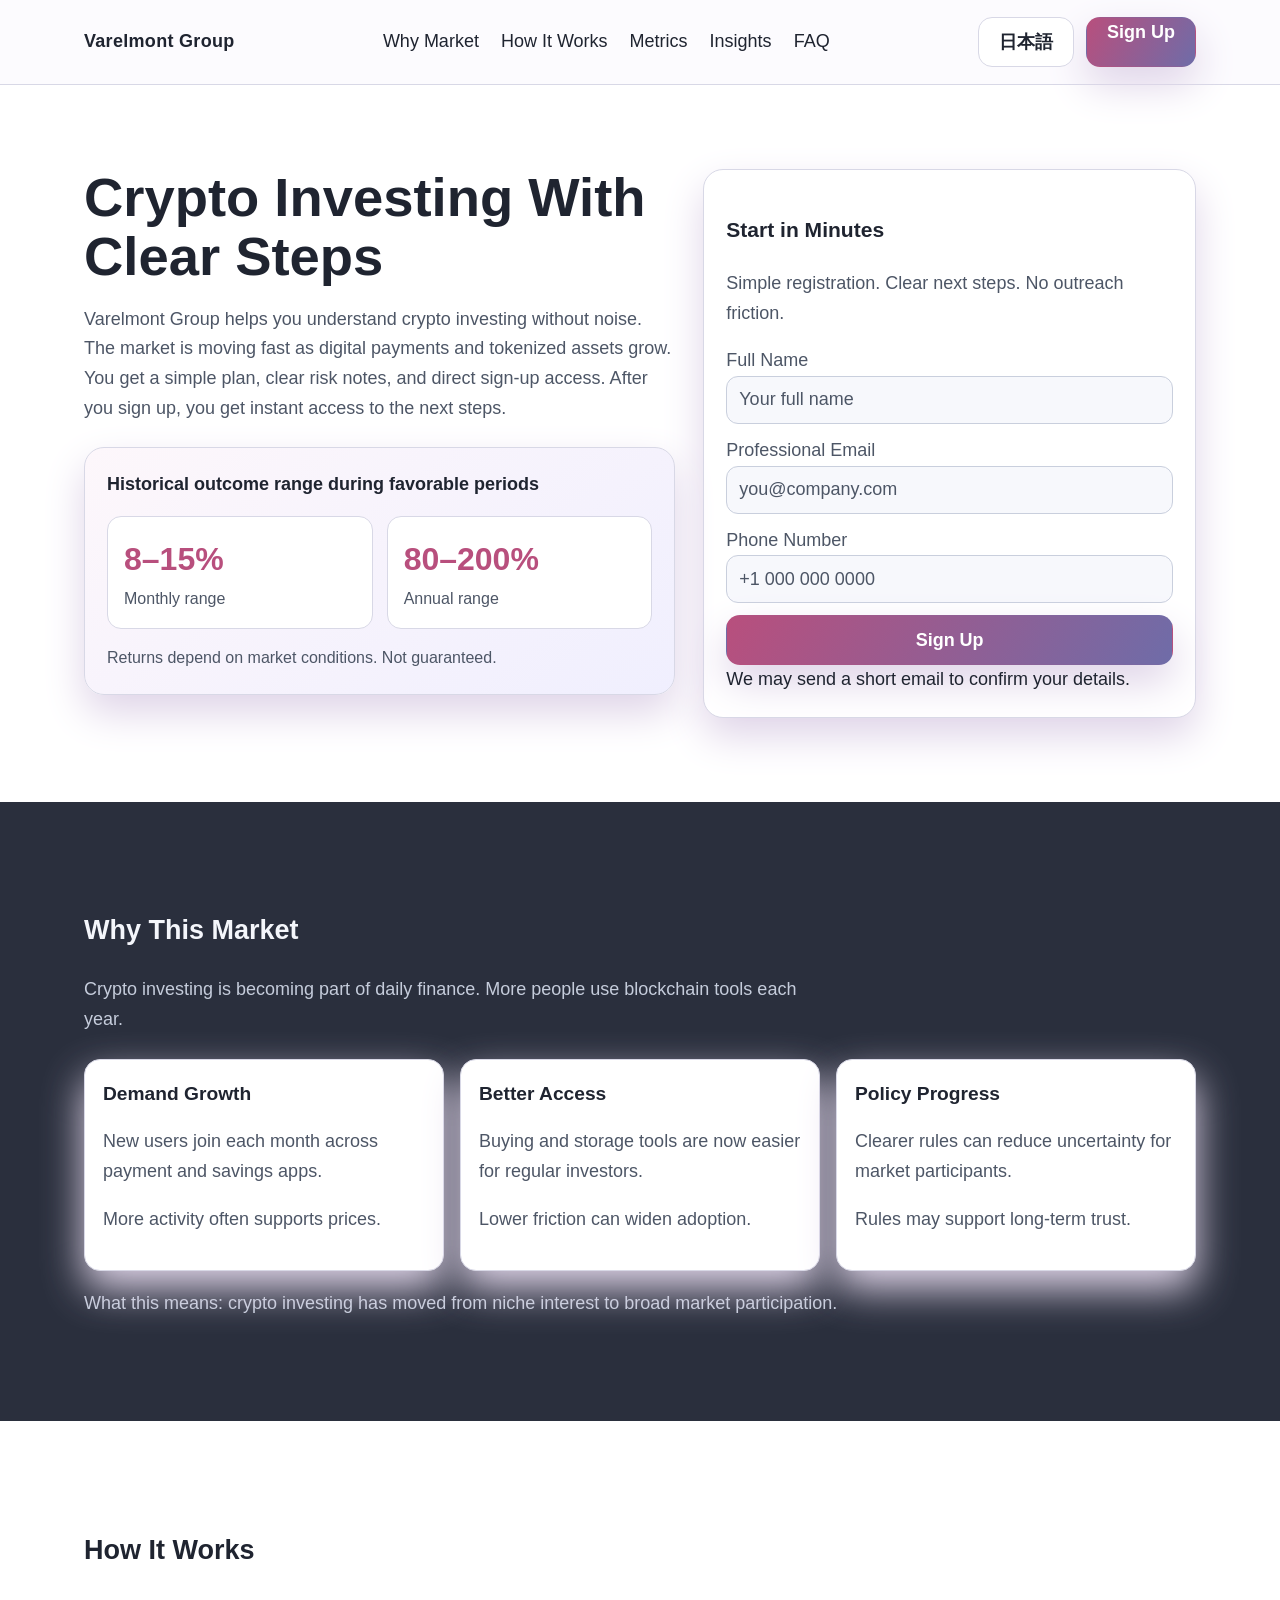
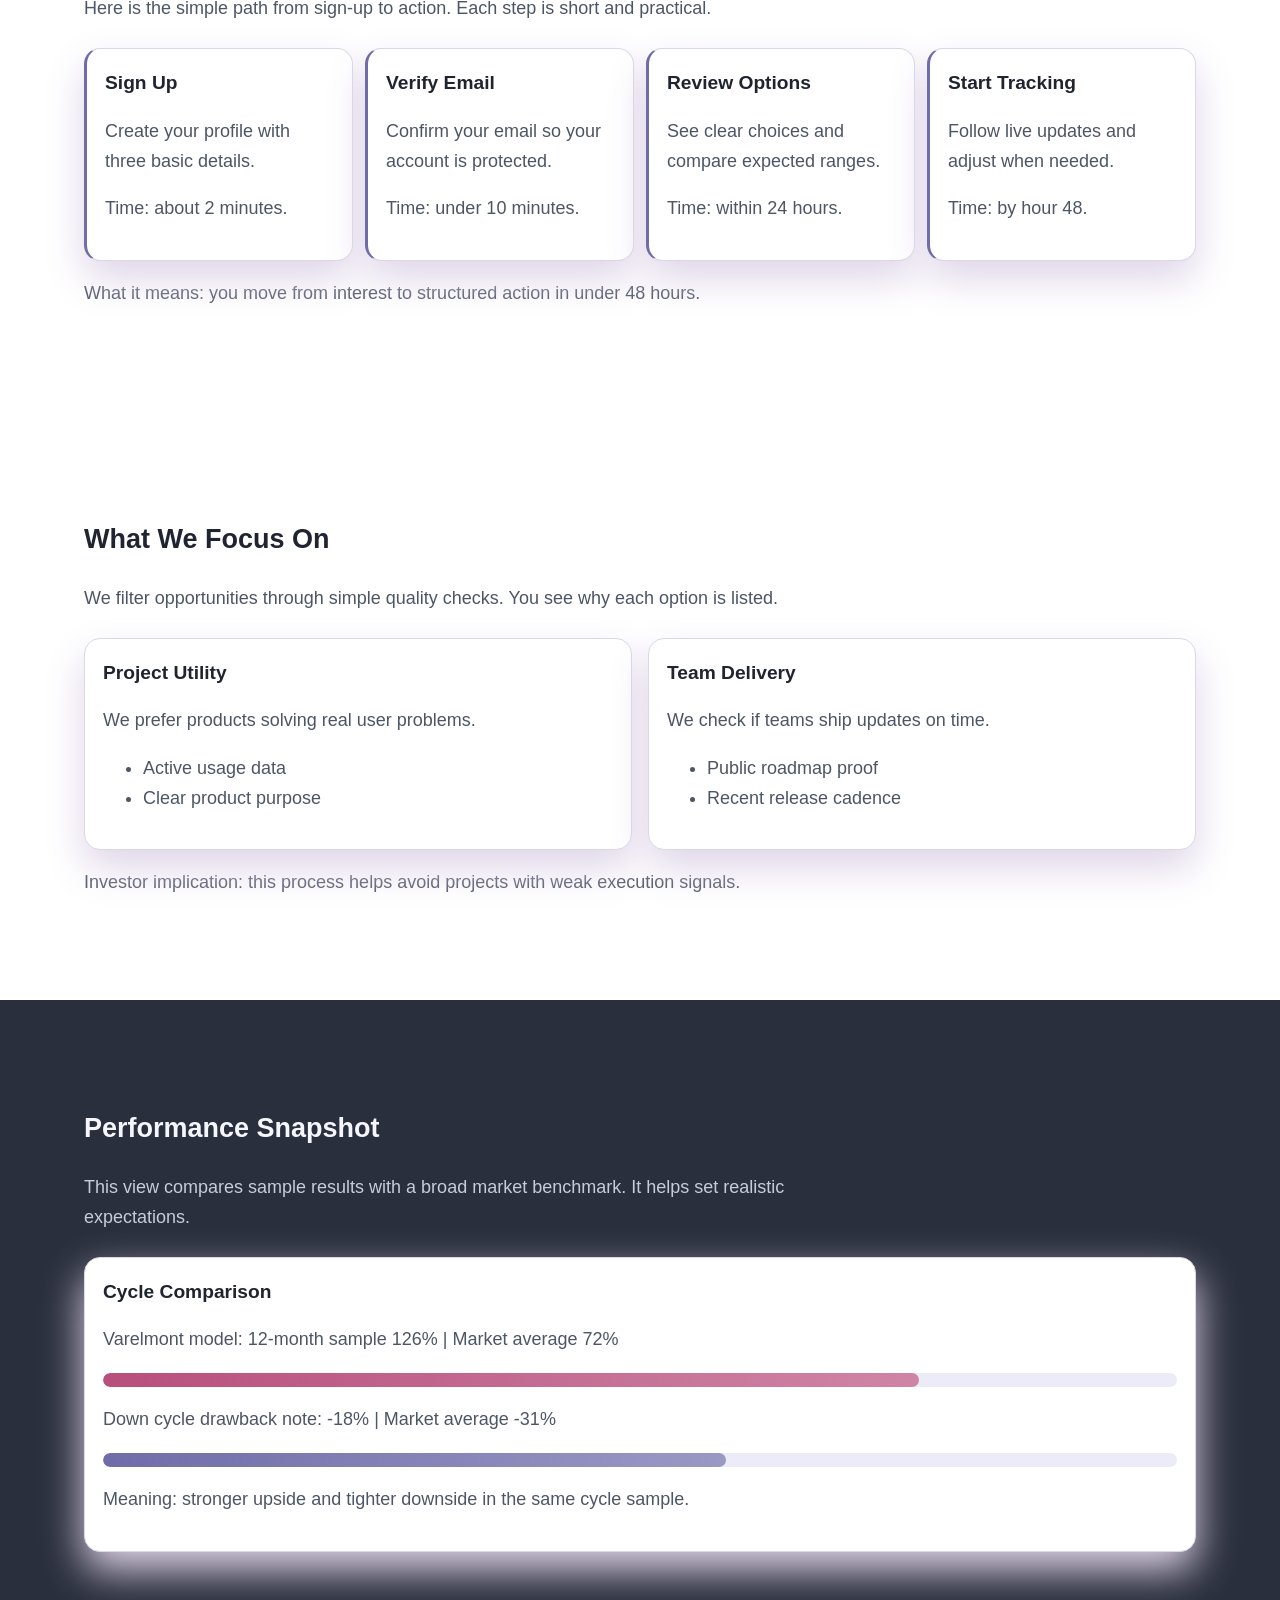
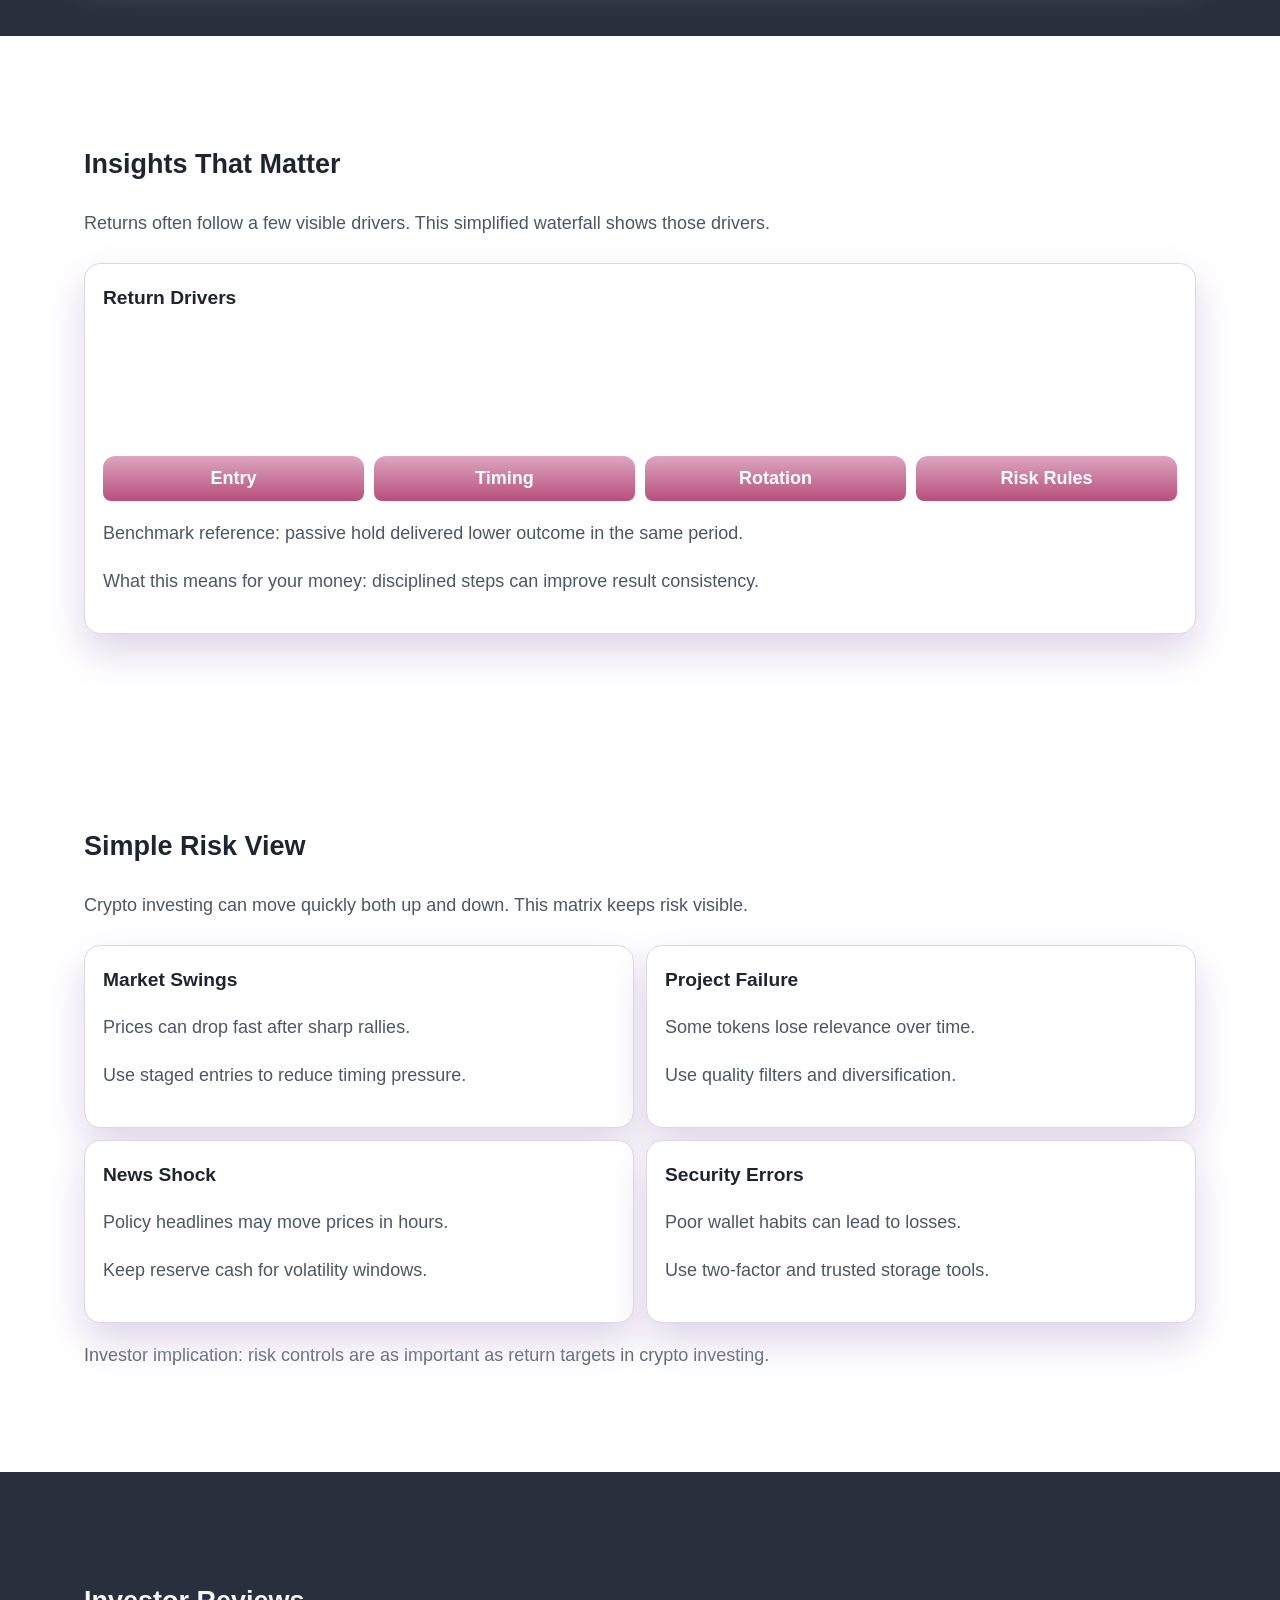
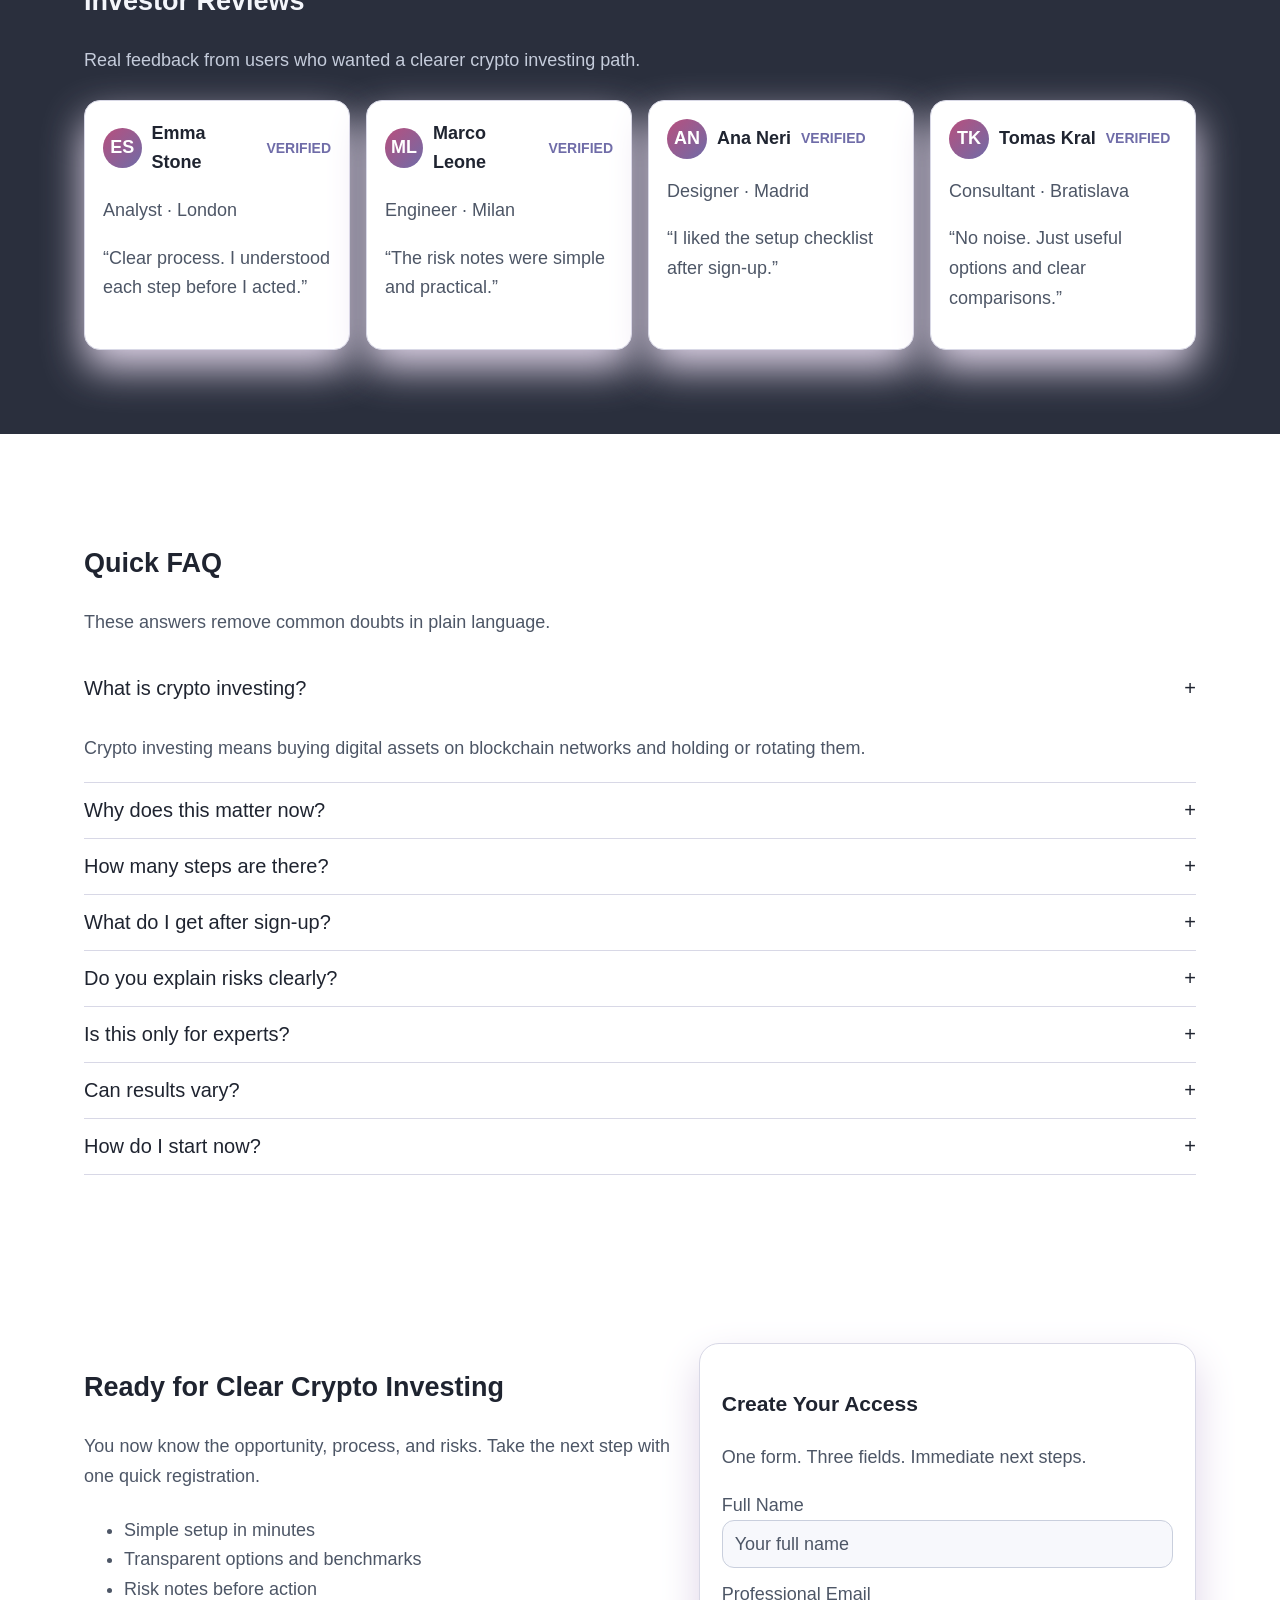
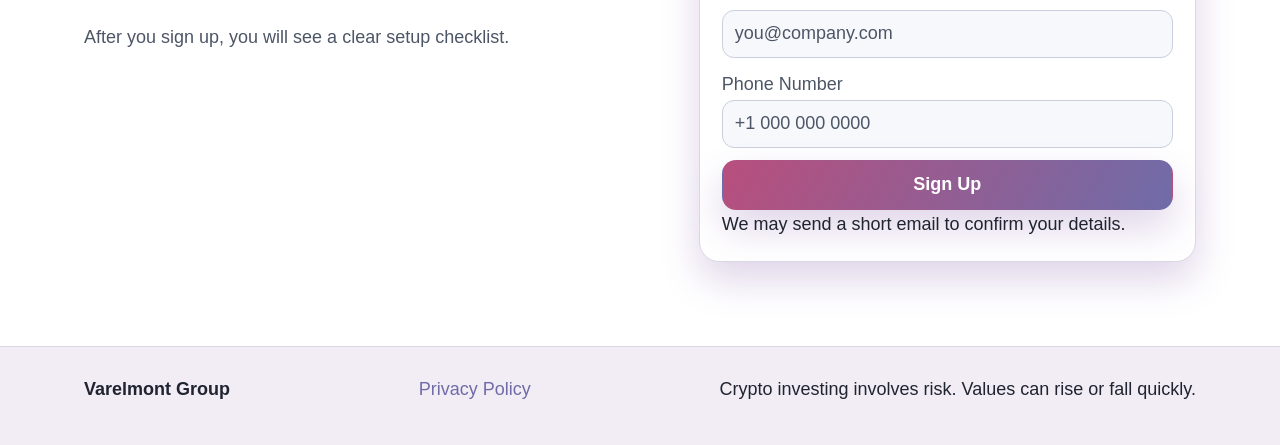
<file: jp/index.html>
<!doctype html>
<html lang="en">
<head>
  <meta charset="UTF-8" />
  <meta name="viewport" content="width=device-width, initial-scale=1.0" />
  <title>Varelmont Group | Crypto Investing Clarity 8</title>
  <meta name="description" content="Varelmont Group explains crypto investing in simple steps, clear risks, and practical next actions for private investors." />
  <link rel="canonical" href="https://www.varelmontgroup.com/jp/index.html" />
  <link rel="alternate" hreflang="en" href="https://www.varelmontgroup.com/index.html" />
  <link rel="alternate" hreflang="de" href="https://www.varelmontgroup.com/de/index.html" />
  <link rel="alternate" hreflang="fr" href="https://www.varelmontgroup.com/fr/index.html" />
  <link rel="alternate" hreflang="es" href="https://www.varelmontgroup.com/es/index.html" />
  <link rel="alternate" hreflang="it" href="https://www.varelmontgroup.com/it/index.html" />
  <link rel="alternate" hreflang="tr" href="https://www.varelmontgroup.com/tr/index.html" />
  <link rel="alternate" hreflang="pt" href="https://www.varelmontgroup.com/pt/index.html" />
  <link rel="alternate" hreflang="ja" href="https://www.varelmontgroup.com/jp/index.html" />
  <link rel="alternate" hreflang="sk" href="https://www.varelmontgroup.com/sk/index.html" />
  <link rel="alternate" hreflang="nl-BE" href="https://www.varelmontgroup.com/be/index.html" />
  <meta property="og:title" content="Varelmont Group | Crypto Investing Clarity 8" />
  <meta property="og:description" content="Varelmont Group explains crypto investing in simple steps, clear risks, and practical next actions for private investors." />
  <meta property="og:type" content="website" />
  <meta property="og:url" content="https://www.varelmontgroup.com/jp/index.html" />
  <meta name="twitter:card" content="summary_large_image" />
  <meta name="twitter:title" content="Varelmont Group | Crypto Investing Clarity 8" />
  <meta name="twitter:description" content="Varelmont Group explains crypto investing in simple steps, clear risks, and practical next actions for private investors." />
  <link rel="stylesheet" href="../assets/style.css" />
  <script type="application/ld+json">{"@context":"https://schema.org","@graph":[{"@type":"Organization","name":"Varelmont Group","url":"https://www.varelmontgroup.com/"},{"@type":"WebSite","name":"Varelmont Group","url":"https://www.varelmontgroup.com/"},{"@type":"FAQPage","mainEntity":[{"@type":"Question","name":"What is crypto investing?","acceptedAnswer":{"@type":"Answer","text":"Crypto investing means buying digital assets that run on blockchain networks."}},{"@type":"Question","name":"What happens after Sign Up?","acceptedAnswer":{"@type":"Answer","text":"After you sign up, you get instant access to the next steps."}}]},{"@type":"Review","author":{"@type":"Person","name":"Emma Stone"},"reviewBody":"I understood the setup in one session."}]}</script>
</head>
<body>
<header>
  <div class="container header-row">
    <div class="brand">Varelmont Group</div>
    <nav aria-label="Primary">
      <ul>
        <li><a href="#market">Why Market</a></li>
        <li><a href="#model">How It Works</a></li>
        <li><a href="#metrics">Metrics</a></li>
        <li><a href="#insights">Insights</a></li>
        <li><a href="#faq">FAQ</a></li>
      </ul>
    </nav>
    <div class="header-actions">
      <div class="lang">
        <button class="lang-current" data-lang-toggle aria-label="Open languages">日本語</button>
        <div class="lang-menu" role="menu">
<a href="../index.html"><span class="flag"><svg viewBox="0 0 24 24" aria-hidden="true"><rect width="24" height="24" fill="#1f4ea1"/><rect y="10" width="24" height="4" fill="#fff"/><rect x="10" width="4" height="24" fill="#fff"/><rect y="11" width="24" height="2" fill="#d22f27"/><rect x="11" width="2" height="24" fill="#d22f27"/></svg></span>English</a>
<a href="../de/index.html"><span class="flag"><svg viewBox="0 0 24 24"><rect width="24" height="8" fill="#111"/><rect y="8" width="24" height="8" fill="#dd0000"/><rect y="16" width="24" height="8" fill="#ffce00"/></svg></span>Deutsch</a>
<a href="../fr/index.html"><span class="flag"><svg viewBox="0 0 24 24"><rect width="8" height="24" fill="#1e4aa8"/><rect x="8" width="8" height="24" fill="#fff"/><rect x="16" width="8" height="24" fill="#ef4135"/></svg></span>Français</a>
<a href="../es/index.html"><span class="flag"><svg viewBox="0 0 24 24"><rect width="24" height="6" fill="#aa151b"/><rect y="6" width="24" height="12" fill="#f1bf00"/><rect y="18" width="24" height="6" fill="#aa151b"/></svg></span>Español</a>
<a href="../it/index.html"><span class="flag"><svg viewBox="0 0 24 24"><rect width="8" height="24" fill="#009246"/><rect x="8" width="8" height="24" fill="#fff"/><rect x="16" width="8" height="24" fill="#ce2b37"/></svg></span>Italiano</a>
<a href="../tr/index.html"><span class="flag"><svg viewBox="0 0 24 24"><rect width="24" height="24" fill="#e30a17"/><circle cx="10" cy="12" r="5" fill="#fff"/><circle cx="11" cy="12" r="4" fill="#e30a17"/></svg></span>Türkçe</a>
<a href="../pt/index.html"><span class="flag"><svg viewBox="0 0 24 24"><rect width="10" height="24" fill="#046a38"/><rect x="10" width="14" height="24" fill="#da291c"/></svg></span>Português</a>
<a href="../jp/index.html"><span class="flag"><svg viewBox="0 0 24 24"><rect width="24" height="24" fill="#fff"/><circle cx="12" cy="12" r="6" fill="#bc002d"/></svg></span>日本語</a>
<a href="../sk/index.html"><span class="flag"><svg viewBox="0 0 24 24"><rect width="24" height="8" fill="#fff"/><rect y="8" width="24" height="8" fill="#0b4ea2"/><rect y="16" width="24" height="8" fill="#ee1c25"/></svg></span>Slovak</a>
<a href="../be/index.html"><span class="flag"><svg viewBox="0 0 24 24"><rect width="8" height="24" fill="#000"/><rect x="8" width="8" height="24" fill="#ffe936"/><rect x="16" width="8" height="24" fill="#ef3340"/></svg></span>Nederlands (BE)</a>
</div>
      </div>
      <a class="btn btn-primary" href="#signup">Sign Up</a>
      <button class="btn mobile-toggle" data-open-drawer aria-label="Open menu">☰</button>
    </div>
  </div>
</header>

<div class="drawer-backdrop" data-drawer-backdrop></div>
<aside class="mobile-drawer" data-drawer aria-label="Mobile navigation">
  <button class="icon-btn" data-close-drawer aria-label="Close menu">X</button>
  <nav aria-label="Mobile">
    <ul>
      <li><a href="#market">Why Market</a></li><li><a href="#model">How It Works</a></li><li><a href="#metrics">Metrics</a></li><li><a href="#insights">Insights</a></li><li><a href="#faq">FAQ</a></li>
    </ul>
  </nav>
  <div class="lang open" style="margin-top:16px;">
    <button class="lang-current" aria-label="Current language">日本語</button>
    <div class="lang-menu" style="display:block;position:static;width:100%;">
<a href="../index.html"><span class="flag"><svg viewBox="0 0 24 24" aria-hidden="true"><rect width="24" height="24" fill="#1f4ea1"/><rect y="10" width="24" height="4" fill="#fff"/><rect x="10" width="4" height="24" fill="#fff"/><rect y="11" width="24" height="2" fill="#d22f27"/><rect x="11" width="2" height="24" fill="#d22f27"/></svg></span>English</a>
<a href="../de/index.html"><span class="flag"><svg viewBox="0 0 24 24"><rect width="24" height="8" fill="#111"/><rect y="8" width="24" height="8" fill="#dd0000"/><rect y="16" width="24" height="8" fill="#ffce00"/></svg></span>Deutsch</a>
<a href="../fr/index.html"><span class="flag"><svg viewBox="0 0 24 24"><rect width="8" height="24" fill="#1e4aa8"/><rect x="8" width="8" height="24" fill="#fff"/><rect x="16" width="8" height="24" fill="#ef4135"/></svg></span>Français</a>
<a href="../es/index.html"><span class="flag"><svg viewBox="0 0 24 24"><rect width="24" height="6" fill="#aa151b"/><rect y="6" width="24" height="12" fill="#f1bf00"/><rect y="18" width="24" height="6" fill="#aa151b"/></svg></span>Español</a>
<a href="../it/index.html"><span class="flag"><svg viewBox="0 0 24 24"><rect width="8" height="24" fill="#009246"/><rect x="8" width="8" height="24" fill="#fff"/><rect x="16" width="8" height="24" fill="#ce2b37"/></svg></span>Italiano</a>
<a href="../tr/index.html"><span class="flag"><svg viewBox="0 0 24 24"><rect width="24" height="24" fill="#e30a17"/><circle cx="10" cy="12" r="5" fill="#fff"/><circle cx="11" cy="12" r="4" fill="#e30a17"/></svg></span>Türkçe</a>
<a href="../pt/index.html"><span class="flag"><svg viewBox="0 0 24 24"><rect width="10" height="24" fill="#046a38"/><rect x="10" width="14" height="24" fill="#da291c"/></svg></span>Português</a>
<a href="../jp/index.html"><span class="flag"><svg viewBox="0 0 24 24"><rect width="24" height="24" fill="#fff"/><circle cx="12" cy="12" r="6" fill="#bc002d"/></svg></span>日本語</a>
<a href="../sk/index.html"><span class="flag"><svg viewBox="0 0 24 24"><rect width="24" height="8" fill="#fff"/><rect y="8" width="24" height="8" fill="#0b4ea2"/><rect y="16" width="24" height="8" fill="#ee1c25"/></svg></span>Slovak</a>
<a href="../be/index.html"><span class="flag"><svg viewBox="0 0 24 24"><rect width="8" height="24" fill="#000"/><rect x="8" width="8" height="24" fill="#ffe936"/><rect x="16" width="8" height="24" fill="#ef3340"/></svg></span>Nederlands (BE)</a>
</div>
  </div>
  <a class="btn btn-primary" href="#signup" style="display:inline-flex;align-items:center;justify-content:center;margin-top:12px;">Sign Up</a>
</aside>

<main>
<section class="section light" id="top">
  <div class="container hero-layout">
    <div>
      <h1>Crypto Investing With Clear Steps</h1>
      <p class="section-intro">Varelmont Group helps you understand crypto investing without noise. The market is moving fast as digital payments and tokenized assets grow. You get a simple plan, clear risk notes, and direct sign-up access. After you sign up, you get instant access to the next steps.</p>
      <div class="performance-panel reveal">
        <strong>Historical outcome range during favorable periods</strong>
        <div class="performance-grid">
          <div class="metric-box"><div class="metric-value">8–15%</div><div class="metric-label">Monthly range</div></div>
          <div class="metric-box"><div class="metric-value">80–200%</div><div class="metric-label">Annual range</div></div>
        </div>
        <div class="mini-note">Returns depend on market conditions. Not guaranteed.</div>
      </div>
    </div>
    <form class="form-card" id="signup">
      <h3 class="form-title">Start in Minutes</h3>
      <p class="form-sub">Simple registration. Clear next steps. No outreach friction.</p>
      <div class="form-grid">
        <label>Full Name<input type="text" placeholder="Your full name" /></label>
        <label>Professional Email<input type="email" placeholder="you@company.com" /></label>
        <label>Phone Number<input type="tel" placeholder="+1 000 000 0000" /></label>
        <button class="btn btn-primary" type="submit">Sign Up</button>
      </div>
      <small>We may send a short email to confirm your details.</small>
    </form>
  </div>
</section>

<section class="section dark" id="market"><div class="container">
  <h2>Why This Market</h2>
  <p class="section-intro">Crypto investing is becoming part of daily finance. More people use blockchain tools each year.</p>
  <div class="grid-3 reveal">
    <article class="card"><h3>Demand Growth</h3><p>New users join each month across payment and savings apps.</p><p class="muted">More activity often supports prices.</p></article>
    <article class="card"><h3>Better Access</h3><p>Buying and storage tools are now easier for regular investors.</p><p class="muted">Lower friction can widen adoption.</p></article>
    <article class="card"><h3>Policy Progress</h3><p>Clearer rules can reduce uncertainty for market participants.</p><p class="muted">Rules may support long-term trust.</p></article>
  </div>
  <p>What this means: crypto investing has moved from niche interest to broad market participation.</p>
</div></section>

<section class="section light" id="model"><div class="container">
  <h2>How It Works</h2>
  <p class="section-intro">Here is the simple path from sign-up to action. Each step is short and practical.</p>
  <div class="timeline reveal">
    <article class="card step"><h3>Sign Up</h3><p>Create your profile with three basic details.</p><p class="muted">Time: about 2 minutes.</p></article>
    <article class="card step"><h3>Verify Email</h3><p>Confirm your email so your account is protected.</p><p class="muted">Time: under 10 minutes.</p></article>
    <article class="card step"><h3>Review Options</h3><p>See clear choices and compare expected ranges.</p><p class="muted">Time: within 24 hours.</p></article>
    <article class="card step"><h3>Start Tracking</h3><p>Follow live updates and adjust when needed.</p><p class="muted">Time: by hour 48.</p></article>
  </div>
  <p>What it means: you move from interest to structured action in under 48 hours.</p>
</div></section>

<section class="section light" id="focus"><div class="container">
  <h2>What We Focus On</h2>
  <p class="section-intro">We filter opportunities through simple quality checks. You see why each option is listed.</p>
  <div class="grid-2 reveal">
    <article class="card"><h3>Project Utility</h3><p>We prefer products solving real user problems.</p><ul><li>Active usage data</li><li>Clear product purpose</li></ul></article>
    <article class="card"><h3>Team Delivery</h3><p>We check if teams ship updates on time.</p><ul><li>Public roadmap proof</li><li>Recent release cadence</li></ul></article>
  </div>
  <p>Investor implication: this process helps avoid projects with weak execution signals.</p>
</div></section>

<section class="section dark" id="metrics"><div class="container">
  <h2>Performance Snapshot</h2>
  <p class="section-intro">This view compares sample results with a broad market benchmark. It helps set realistic expectations.</p>
  <div class="card dual-bars reveal">
    <h3>Cycle Comparison</h3>
    <div class="bar-row"><p>Varelmont model: 12-month sample 126% | Market average 72%</p><div class="bar-track"><div class="bar-fill-a" style="width:76%"></div></div></div>
    <div class="bar-row"><p>Down cycle drawback note: -18% | Market average -31%</p><div class="bar-track"><div class="bar-fill-b" style="width:58%"></div></div></div>
    <p class="muted">Meaning: stronger upside and tighter downside in the same cycle sample.</p>
  </div>
</div></section>

<section class="section light" id="insights"><div class="container">
  <h2>Insights That Matter</h2>
  <p class="section-intro">Returns often follow a few visible drivers. This simplified waterfall shows those drivers.</p>
  <div class="card reveal">
    <h3>Return Drivers</h3>
    <div class="waterfall">
      <div class="w" style="height:40%">Entry</div>
      <div class="w" style="height:55%">Timing</div>
      <div class="w" style="height:70%">Rotation</div>
      <div class="w" style="height:86%">Risk Rules</div>
    </div>
    <p>Benchmark reference: passive hold delivered lower outcome in the same period.</p>
    <p class="muted">What this means for your money: disciplined steps can improve result consistency.</p>
  </div>
</div></section>

<section class="section light" id="risk"><div class="container">
  <h2>Simple Risk View</h2>
  <p class="section-intro">Crypto investing can move quickly both up and down. This matrix keeps risk visible.</p>
  <div class="risk-matrix reveal">
    <article class="card"><h3>Market Swings</h3><p>Prices can drop fast after sharp rallies.</p><p class="muted">Use staged entries to reduce timing pressure.</p></article>
    <article class="card"><h3>Project Failure</h3><p>Some tokens lose relevance over time.</p><p class="muted">Use quality filters and diversification.</p></article>
    <article class="card"><h3>News Shock</h3><p>Policy headlines may move prices in hours.</p><p class="muted">Keep reserve cash for volatility windows.</p></article>
    <article class="card"><h3>Security Errors</h3><p>Poor wallet habits can lead to losses.</p><p class="muted">Use two-factor and trusted storage tools.</p></article>
  </div>
  <p>Investor implication: risk controls are as important as return targets in crypto investing.</p>
</div></section>

<section class="section dark reviews" id="reviews"><div class="container">
  <h2>Investor Reviews</h2>
  <p class="section-intro">Real feedback from users who wanted a clearer crypto investing path.</p>
  <div class="grid-4 reveal">
    <article class="card"><div class="review-top"><span class="avatar">ES</span><strong>Emma Stone</strong><span class="verified">VERIFIED</span></div><p>Analyst · London</p><p>“Clear process. I understood each step before I acted.”</p></article>
    <article class="card"><div class="review-top"><span class="avatar">ML</span><strong>Marco Leone</strong><span class="verified">VERIFIED</span></div><p>Engineer · Milan</p><p>“The risk notes were simple and practical.”</p></article>
    <article class="card"><div class="review-top"><span class="avatar">AN</span><strong>Ana Neri</strong><span class="verified">VERIFIED</span></div><p>Designer · Madrid</p><p>“I liked the setup checklist after sign-up.”</p></article>
    <article class="card"><div class="review-top"><span class="avatar">TK</span><strong>Tomas Kral</strong><span class="verified">VERIFIED</span></div><p>Consultant · Bratislava</p><p>“No noise. Just useful options and clear comparisons.”</p></article>
  </div>
</div></section>

<section class="section light" id="faq"><div class="container">
  <h2>Quick FAQ</h2>
  <p class="section-intro">These answers remove common doubts in plain language.</p>
  <div class="reveal">
    <article class="faq-item open"><button class="faq-q">What is crypto investing?<span>+</span></button><div class="faq-a"><p>Crypto investing means buying digital assets on blockchain networks and holding or rotating them.</p></div></article>
    <article class="faq-item"><button class="faq-q">Why does this matter now?<span>+</span></button><div class="faq-a"><p>Adoption is growing through payments, tokenized assets, and easier access tools.</p></div></article>
    <article class="faq-item"><button class="faq-q">How many steps are there?<span>+</span></button><div class="faq-a"><p>Sign up, verify, review options, and start tracking with clear checkpoints.</p></div></article>
    <article class="faq-item"><button class="faq-q">What do I get after sign-up?<span>+</span></button><div class="faq-a"><p>After you sign up, you can review the options and choose what to do next.</p></div></article>
    <article class="faq-item"><button class="faq-q">Do you explain risks clearly?<span>+</span></button><div class="faq-a"><p>Yes. Each option includes a short risk note in plain words.</p></div></article>
    <article class="faq-item"><button class="faq-q">Is this only for experts?<span>+</span></button><div class="faq-a"><p>No. It is made for investors who want clarity.</p></div></article>
    <article class="faq-item"><button class="faq-q">Can results vary?<span>+</span></button><div class="faq-a"><p>Yes. Returns depend on market conditions and are not guaranteed.</p></div></article>
    <article class="faq-item"><button class="faq-q">How do I start now?<span>+</span></button><div class="faq-a"><p>Use the Sign Up form and follow the checklist shown after registration.</p></div></article>
  </div>
</div></section>

<section class="section light" id="final"><div class="container final-wrap">
  <div>
    <h2>Ready for Clear Crypto Investing</h2>
    <p class="section-intro">You now know the opportunity, process, and risks. Take the next step with one quick registration.</p>
    <ul>
      <li>Simple setup in minutes</li>
      <li>Transparent options and benchmarks</li>
      <li>Risk notes before action</li>
    </ul>
    <p>After you sign up, you will see a clear setup checklist.</p>
  </div>
  <form class="form-card">
    <h3 class="form-title">Create Your Access</h3>
    <p class="form-sub">One form. Three fields. Immediate next steps.</p>
    <div class="form-grid">
      <label>Full Name<input type="text" placeholder="Your full name" /></label>
      <label>Professional Email<input type="email" placeholder="you@company.com" /></label>
      <label>Phone Number<input type="tel" placeholder="+1 000 000 0000" /></label>
      <button class="btn btn-primary" type="submit">Sign Up</button>
    </div>
    <small>We may send a short email to confirm your details.</small>
  </form>
</div></section>
</main>

<footer>
  <div class="container footer-row">
    <strong>Varelmont Group</strong>
    <a href="#" data-open-privacy>Privacy Policy</a>
    <small>Crypto investing involves risk. Values can rise or fall quickly.</small>
  </div>
</footer>

<div class="modal" data-modal role="dialog" aria-modal="true" aria-label="Privacy Policy">
  <div class="modal-panel">
    <div class="modal-head"><button class="icon-btn" data-close-privacy aria-label="Close privacy">X</button></div>
    <div class="modal-body">
      <h2>Privacy Policy</h2>
      <p>Introduction: We explain what data we collect and why.</p>
      <p>Data collection: We collect your name, email, and phone number from forms.</p>
      <p>Legal basis: We process data for registration delivery and account security.</p>
      <p>Cookies: We use basic cookies for session and site performance.</p>
      <p>Retention: We keep data only as long as needed for service and legal duties.</p>
      <p>Third-party sharing: We share with trusted service providers only when needed.</p>
      <p>Security: We use access controls and encryption to protect stored information.</p>
      <p>User rights: You may request access, correction, deletion, or data portability.</p>
      <p>International transfers: Data may be processed in other regions with safeguards.</p>
      <p>Industry risk disclosure: Crypto markets are volatile and outcomes are not guaranteed.</p>
      <p>Contact: privacy@varelmontgroup.com</p>
    </div>
    <div class="modal-foot"><button class="icon-btn" data-close-privacy>Close</button></div>
  </div>
</div>

<script src="../assets/app.js" defer></script>
</body>
</html>
</file>
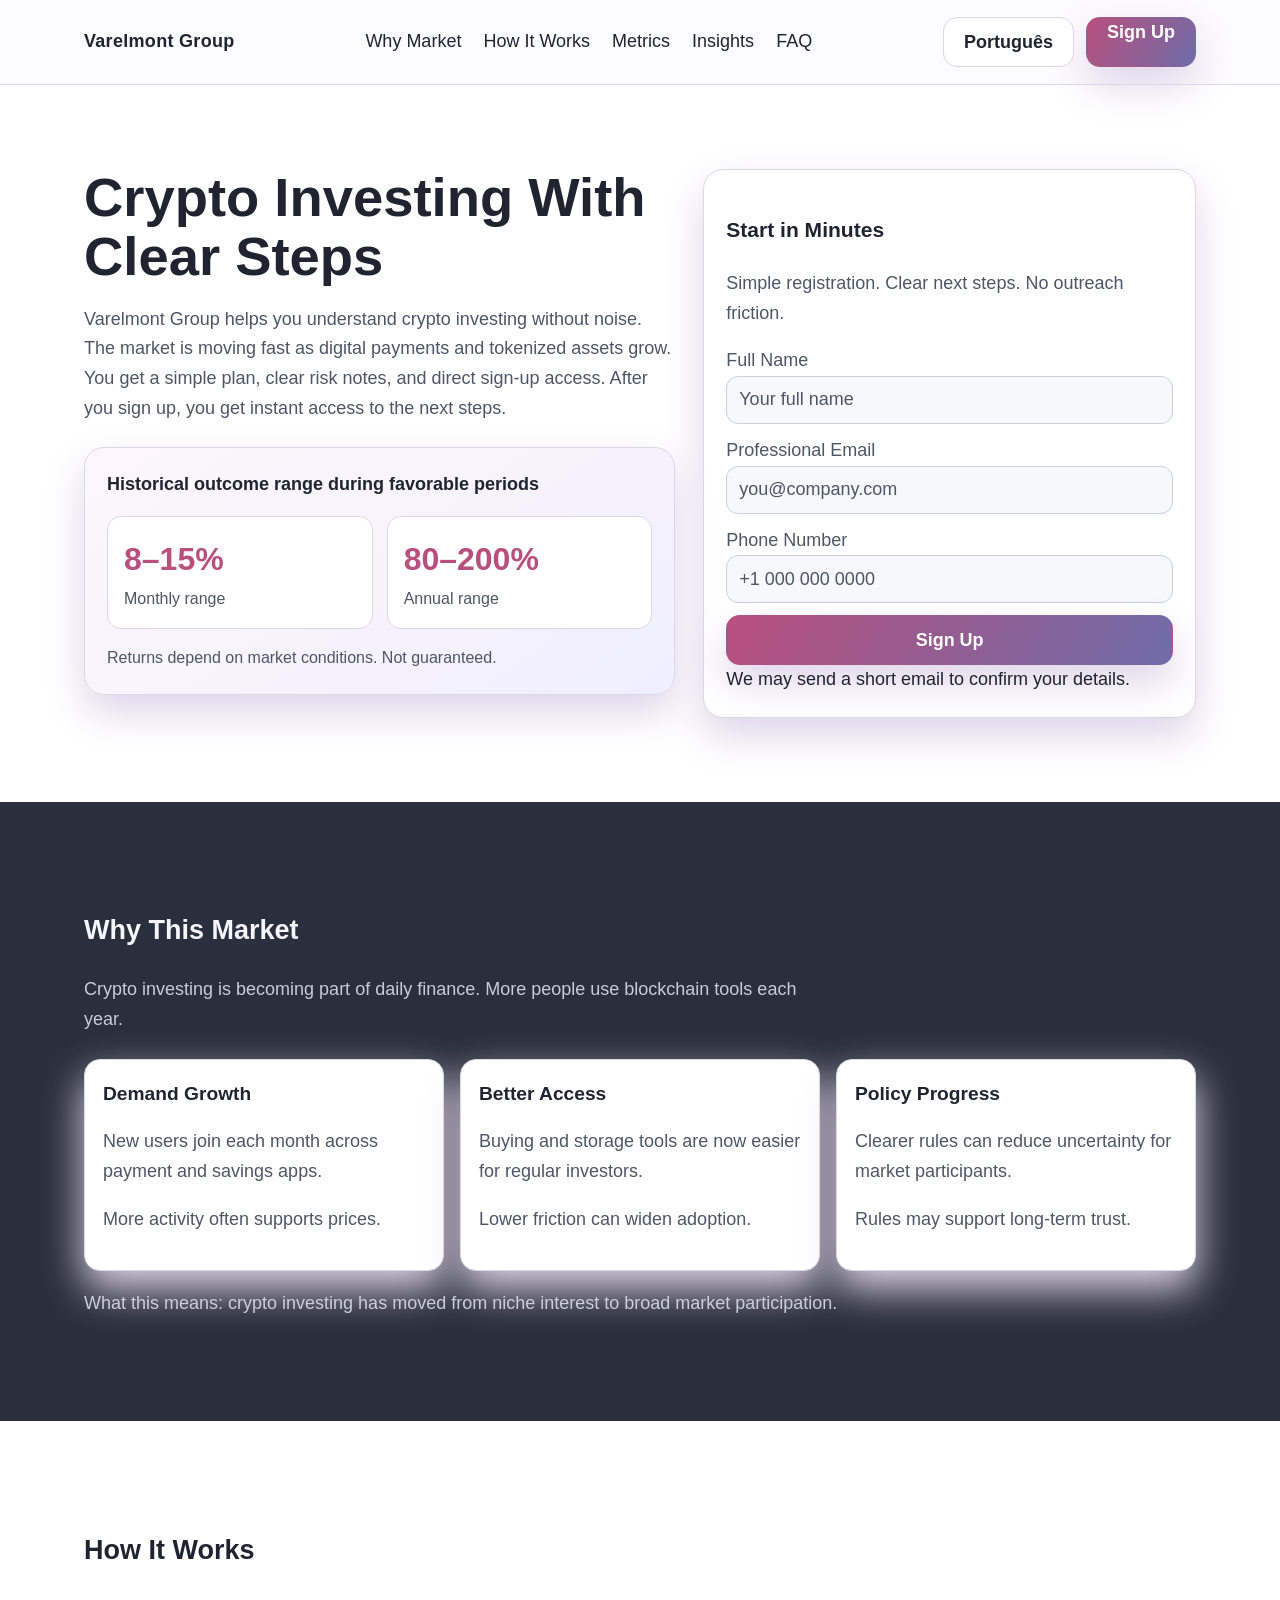
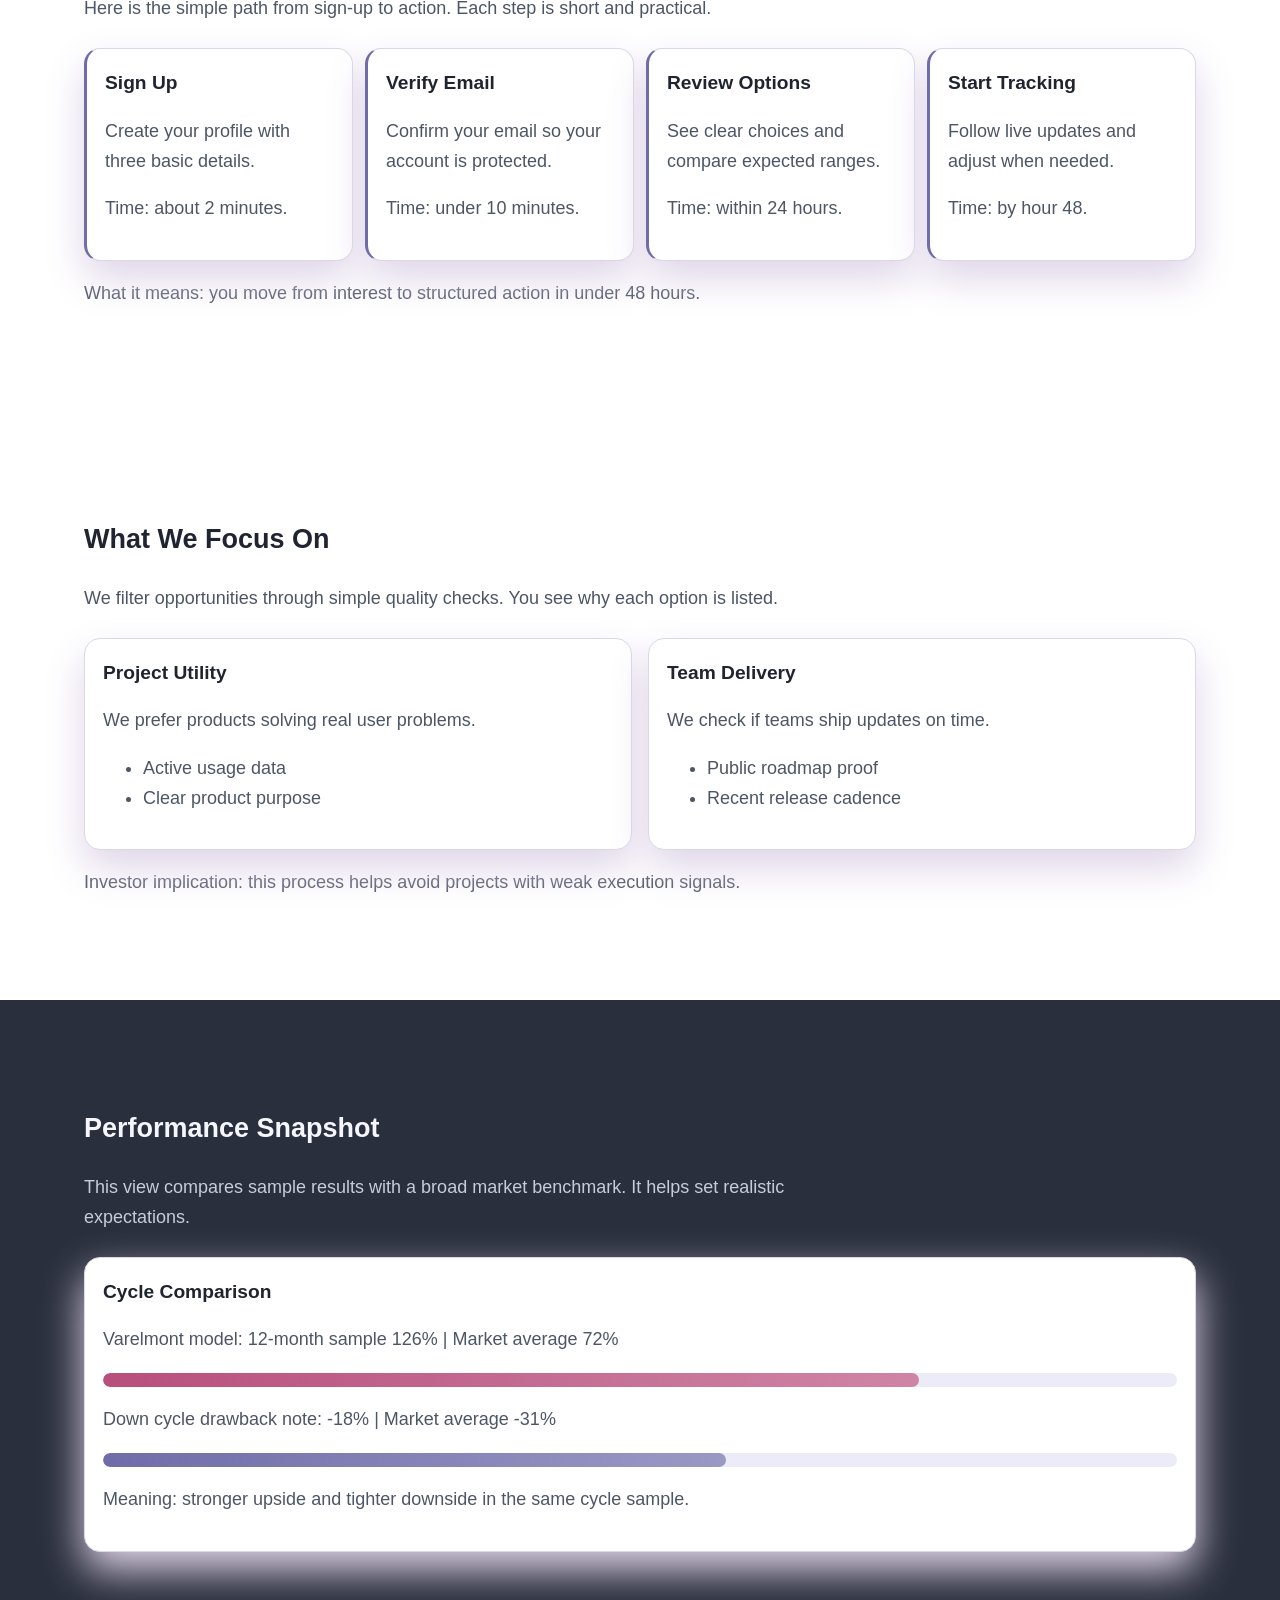
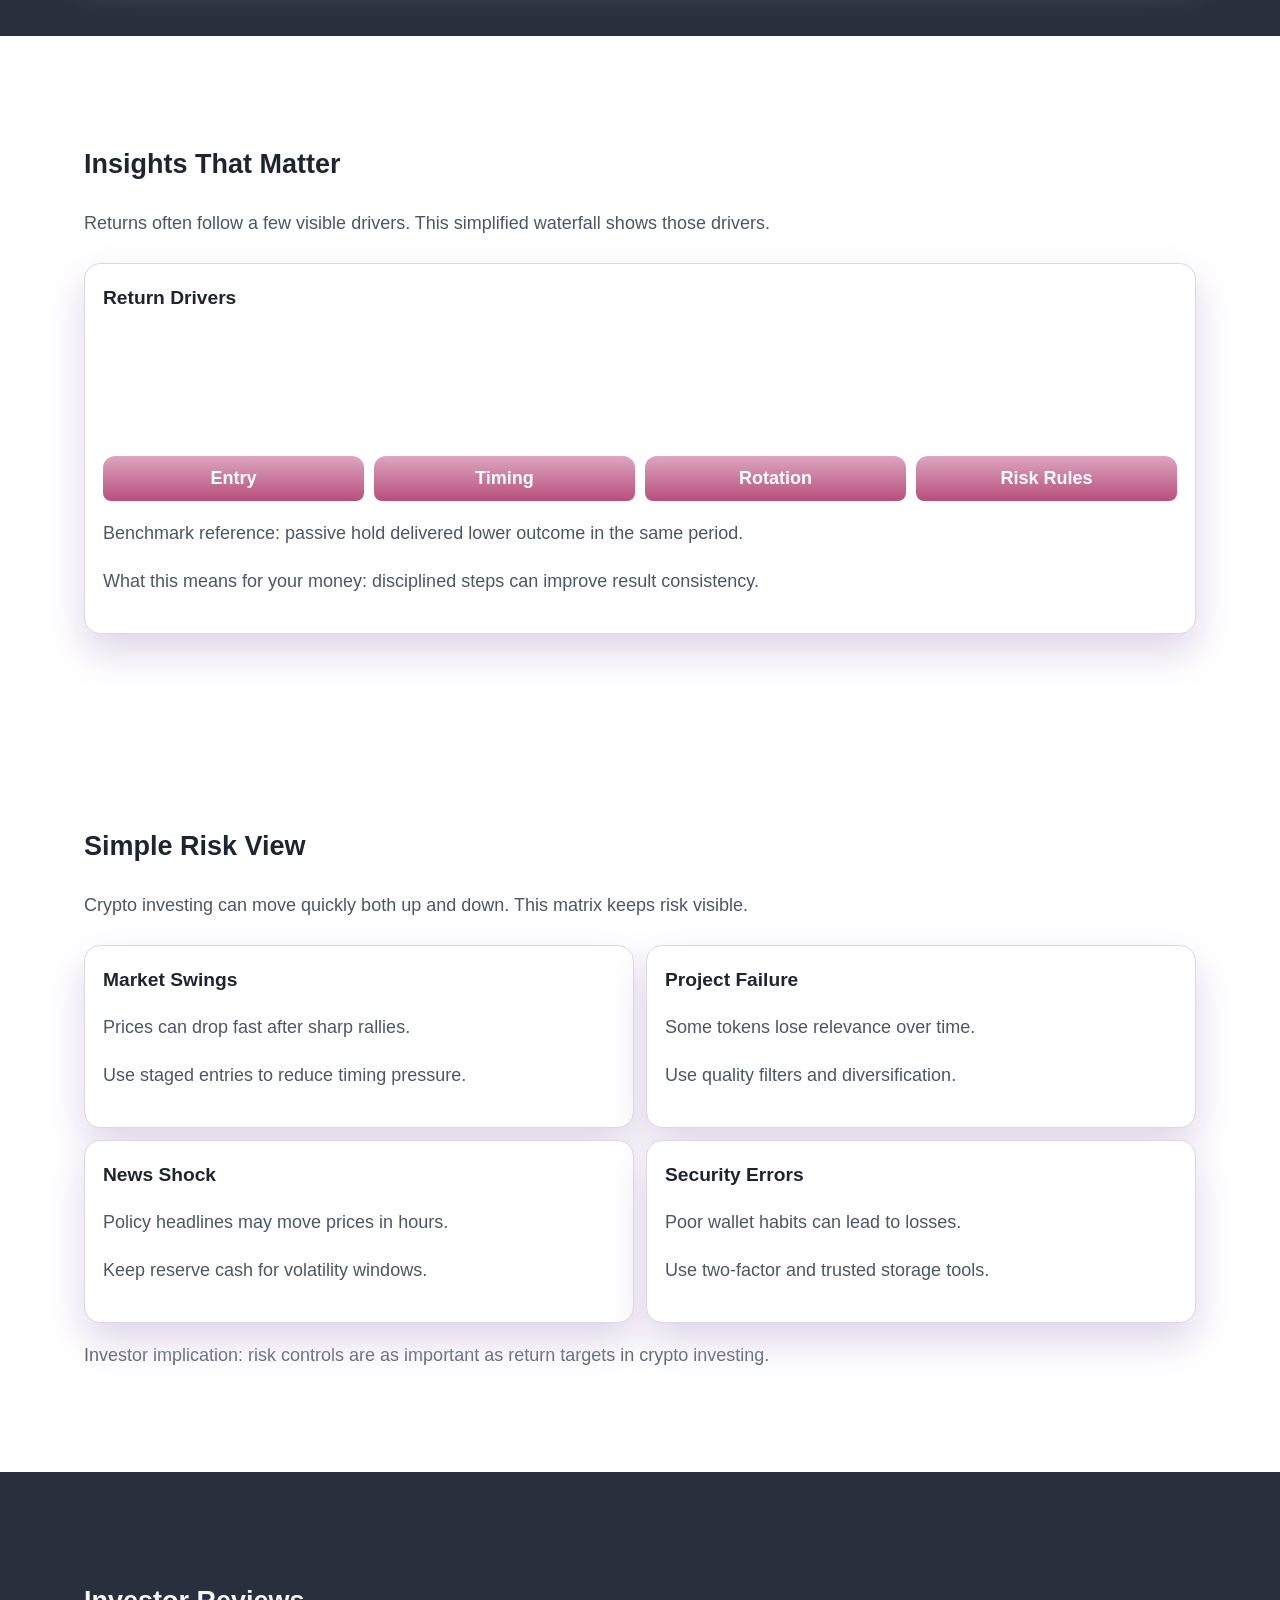
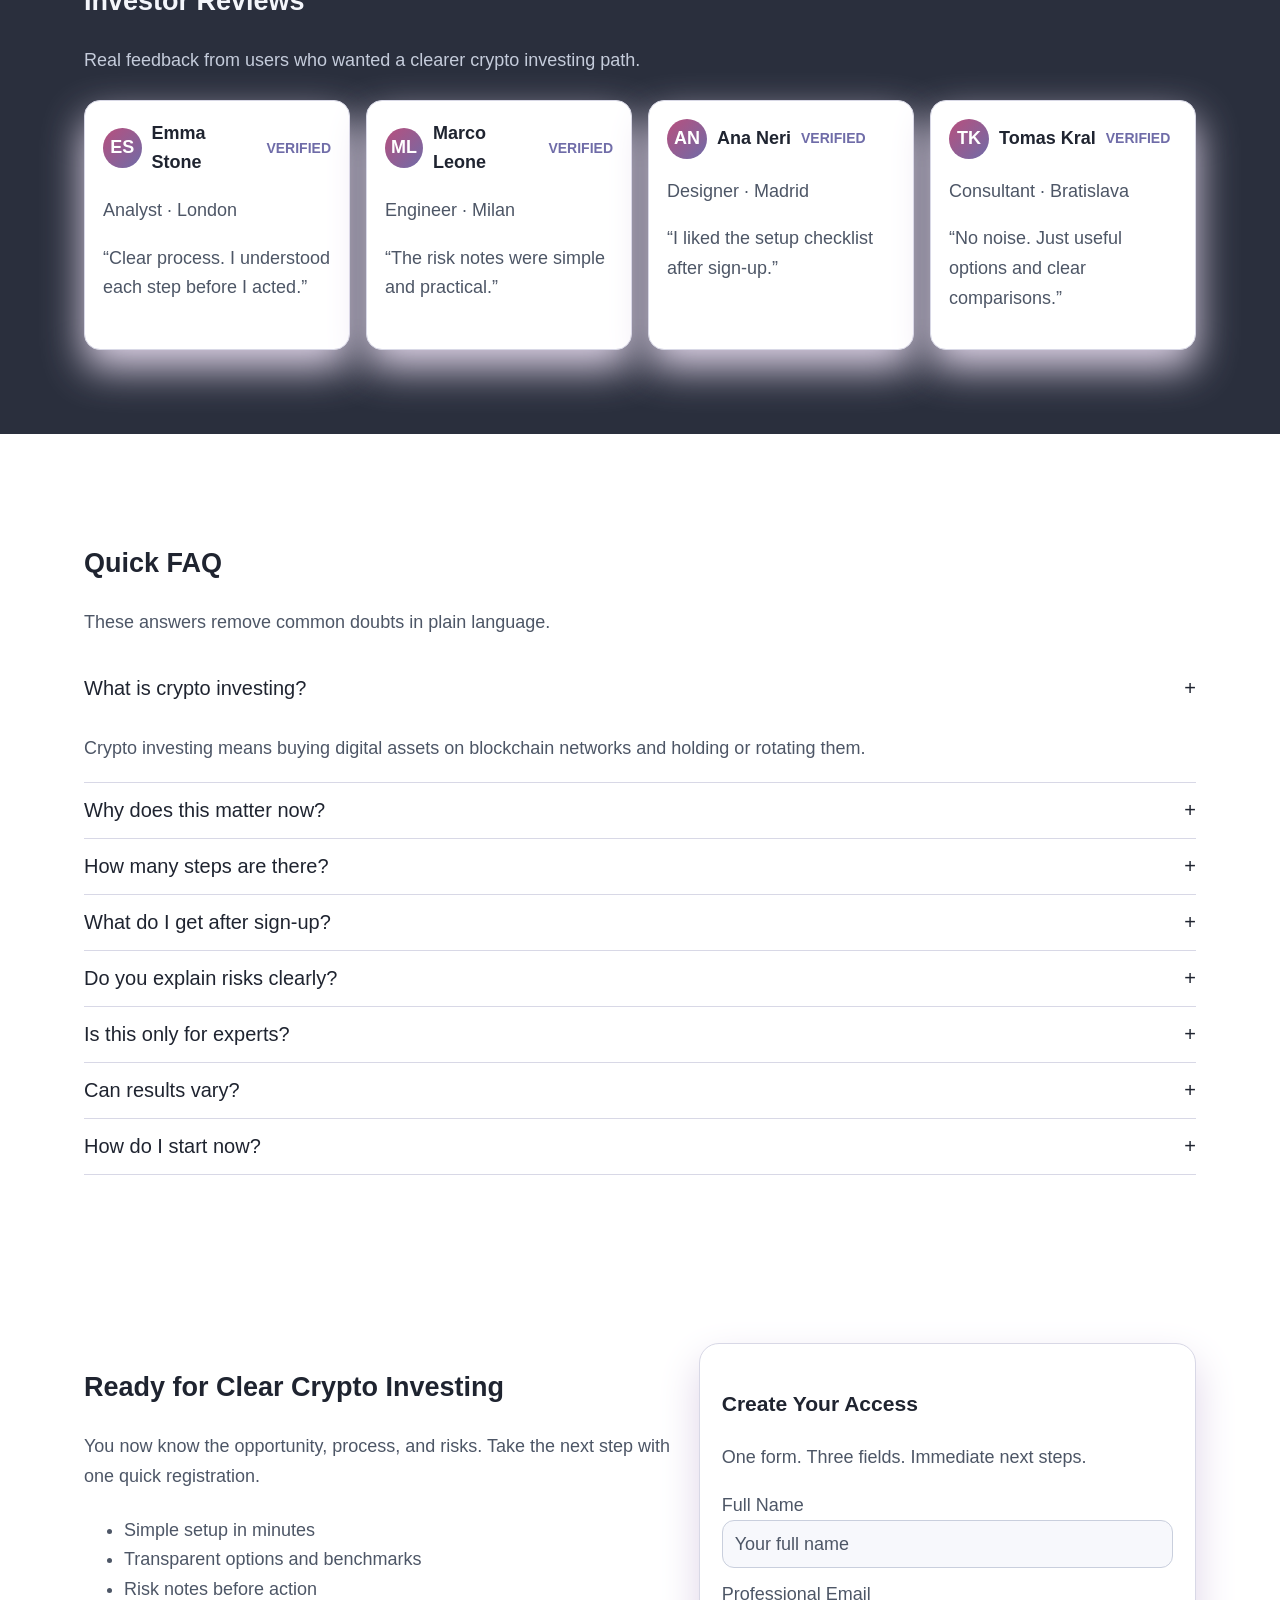
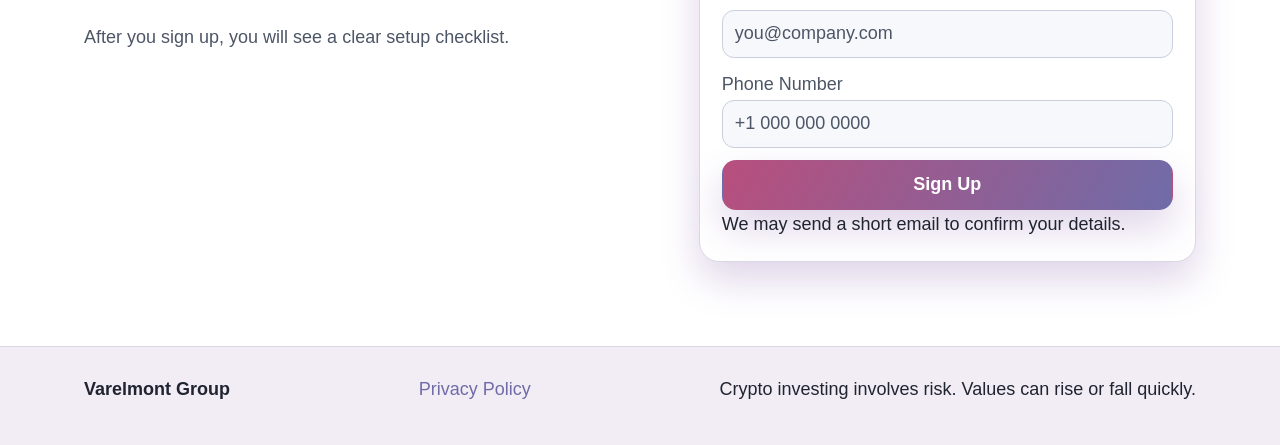
<file: pt/index.html>
<!doctype html>
<html lang="en">
<head>
  <meta charset="UTF-8" />
  <meta name="viewport" content="width=device-width, initial-scale=1.0" />
  <title>Varelmont Group | Crypto Investing Clarity 7</title>
  <meta name="description" content="Varelmont Group explains crypto investing in simple steps, clear risks, and practical next actions for private investors." />
  <link rel="canonical" href="https://www.varelmontgroup.com/pt/index.html" />
  <link rel="alternate" hreflang="en" href="https://www.varelmontgroup.com/index.html" />
  <link rel="alternate" hreflang="de" href="https://www.varelmontgroup.com/de/index.html" />
  <link rel="alternate" hreflang="fr" href="https://www.varelmontgroup.com/fr/index.html" />
  <link rel="alternate" hreflang="es" href="https://www.varelmontgroup.com/es/index.html" />
  <link rel="alternate" hreflang="it" href="https://www.varelmontgroup.com/it/index.html" />
  <link rel="alternate" hreflang="tr" href="https://www.varelmontgroup.com/tr/index.html" />
  <link rel="alternate" hreflang="pt" href="https://www.varelmontgroup.com/pt/index.html" />
  <link rel="alternate" hreflang="ja" href="https://www.varelmontgroup.com/jp/index.html" />
  <link rel="alternate" hreflang="sk" href="https://www.varelmontgroup.com/sk/index.html" />
  <link rel="alternate" hreflang="nl-BE" href="https://www.varelmontgroup.com/be/index.html" />
  <meta property="og:title" content="Varelmont Group | Crypto Investing Clarity 7" />
  <meta property="og:description" content="Varelmont Group explains crypto investing in simple steps, clear risks, and practical next actions for private investors." />
  <meta property="og:type" content="website" />
  <meta property="og:url" content="https://www.varelmontgroup.com/pt/index.html" />
  <meta name="twitter:card" content="summary_large_image" />
  <meta name="twitter:title" content="Varelmont Group | Crypto Investing Clarity 7" />
  <meta name="twitter:description" content="Varelmont Group explains crypto investing in simple steps, clear risks, and practical next actions for private investors." />
  <link rel="stylesheet" href="../assets/style.css" />
  <script type="application/ld+json">{"@context":"https://schema.org","@graph":[{"@type":"Organization","name":"Varelmont Group","url":"https://www.varelmontgroup.com/"},{"@type":"WebSite","name":"Varelmont Group","url":"https://www.varelmontgroup.com/"},{"@type":"FAQPage","mainEntity":[{"@type":"Question","name":"What is crypto investing?","acceptedAnswer":{"@type":"Answer","text":"Crypto investing means buying digital assets that run on blockchain networks."}},{"@type":"Question","name":"What happens after Sign Up?","acceptedAnswer":{"@type":"Answer","text":"After you sign up, you get instant access to the next steps."}}]},{"@type":"Review","author":{"@type":"Person","name":"Emma Stone"},"reviewBody":"I understood the setup in one session."}]}</script>
</head>
<body>
<header>
  <div class="container header-row">
    <div class="brand">Varelmont Group</div>
    <nav aria-label="Primary">
      <ul>
        <li><a href="#market">Why Market</a></li>
        <li><a href="#model">How It Works</a></li>
        <li><a href="#metrics">Metrics</a></li>
        <li><a href="#insights">Insights</a></li>
        <li><a href="#faq">FAQ</a></li>
      </ul>
    </nav>
    <div class="header-actions">
      <div class="lang">
        <button class="lang-current" data-lang-toggle aria-label="Open languages">Português</button>
        <div class="lang-menu" role="menu">
<a href="../index.html"><span class="flag"><svg viewBox="0 0 24 24" aria-hidden="true"><rect width="24" height="24" fill="#1f4ea1"/><rect y="10" width="24" height="4" fill="#fff"/><rect x="10" width="4" height="24" fill="#fff"/><rect y="11" width="24" height="2" fill="#d22f27"/><rect x="11" width="2" height="24" fill="#d22f27"/></svg></span>English</a>
<a href="../de/index.html"><span class="flag"><svg viewBox="0 0 24 24"><rect width="24" height="8" fill="#111"/><rect y="8" width="24" height="8" fill="#dd0000"/><rect y="16" width="24" height="8" fill="#ffce00"/></svg></span>Deutsch</a>
<a href="../fr/index.html"><span class="flag"><svg viewBox="0 0 24 24"><rect width="8" height="24" fill="#1e4aa8"/><rect x="8" width="8" height="24" fill="#fff"/><rect x="16" width="8" height="24" fill="#ef4135"/></svg></span>Français</a>
<a href="../es/index.html"><span class="flag"><svg viewBox="0 0 24 24"><rect width="24" height="6" fill="#aa151b"/><rect y="6" width="24" height="12" fill="#f1bf00"/><rect y="18" width="24" height="6" fill="#aa151b"/></svg></span>Español</a>
<a href="../it/index.html"><span class="flag"><svg viewBox="0 0 24 24"><rect width="8" height="24" fill="#009246"/><rect x="8" width="8" height="24" fill="#fff"/><rect x="16" width="8" height="24" fill="#ce2b37"/></svg></span>Italiano</a>
<a href="../tr/index.html"><span class="flag"><svg viewBox="0 0 24 24"><rect width="24" height="24" fill="#e30a17"/><circle cx="10" cy="12" r="5" fill="#fff"/><circle cx="11" cy="12" r="4" fill="#e30a17"/></svg></span>Türkçe</a>
<a href="../pt/index.html"><span class="flag"><svg viewBox="0 0 24 24"><rect width="10" height="24" fill="#046a38"/><rect x="10" width="14" height="24" fill="#da291c"/></svg></span>Português</a>
<a href="../jp/index.html"><span class="flag"><svg viewBox="0 0 24 24"><rect width="24" height="24" fill="#fff"/><circle cx="12" cy="12" r="6" fill="#bc002d"/></svg></span>日本語</a>
<a href="../sk/index.html"><span class="flag"><svg viewBox="0 0 24 24"><rect width="24" height="8" fill="#fff"/><rect y="8" width="24" height="8" fill="#0b4ea2"/><rect y="16" width="24" height="8" fill="#ee1c25"/></svg></span>Slovak</a>
<a href="../be/index.html"><span class="flag"><svg viewBox="0 0 24 24"><rect width="8" height="24" fill="#000"/><rect x="8" width="8" height="24" fill="#ffe936"/><rect x="16" width="8" height="24" fill="#ef3340"/></svg></span>Nederlands (BE)</a>
</div>
      </div>
      <a class="btn btn-primary" href="#signup">Sign Up</a>
      <button class="btn mobile-toggle" data-open-drawer aria-label="Open menu">☰</button>
    </div>
  </div>
</header>

<div class="drawer-backdrop" data-drawer-backdrop></div>
<aside class="mobile-drawer" data-drawer aria-label="Mobile navigation">
  <button class="icon-btn" data-close-drawer aria-label="Close menu">X</button>
  <nav aria-label="Mobile">
    <ul>
      <li><a href="#market">Why Market</a></li><li><a href="#model">How It Works</a></li><li><a href="#metrics">Metrics</a></li><li><a href="#insights">Insights</a></li><li><a href="#faq">FAQ</a></li>
    </ul>
  </nav>
  <div class="lang open" style="margin-top:16px;">
    <button class="lang-current" aria-label="Current language">Português</button>
    <div class="lang-menu" style="display:block;position:static;width:100%;">
<a href="../index.html"><span class="flag"><svg viewBox="0 0 24 24" aria-hidden="true"><rect width="24" height="24" fill="#1f4ea1"/><rect y="10" width="24" height="4" fill="#fff"/><rect x="10" width="4" height="24" fill="#fff"/><rect y="11" width="24" height="2" fill="#d22f27"/><rect x="11" width="2" height="24" fill="#d22f27"/></svg></span>English</a>
<a href="../de/index.html"><span class="flag"><svg viewBox="0 0 24 24"><rect width="24" height="8" fill="#111"/><rect y="8" width="24" height="8" fill="#dd0000"/><rect y="16" width="24" height="8" fill="#ffce00"/></svg></span>Deutsch</a>
<a href="../fr/index.html"><span class="flag"><svg viewBox="0 0 24 24"><rect width="8" height="24" fill="#1e4aa8"/><rect x="8" width="8" height="24" fill="#fff"/><rect x="16" width="8" height="24" fill="#ef4135"/></svg></span>Français</a>
<a href="../es/index.html"><span class="flag"><svg viewBox="0 0 24 24"><rect width="24" height="6" fill="#aa151b"/><rect y="6" width="24" height="12" fill="#f1bf00"/><rect y="18" width="24" height="6" fill="#aa151b"/></svg></span>Español</a>
<a href="../it/index.html"><span class="flag"><svg viewBox="0 0 24 24"><rect width="8" height="24" fill="#009246"/><rect x="8" width="8" height="24" fill="#fff"/><rect x="16" width="8" height="24" fill="#ce2b37"/></svg></span>Italiano</a>
<a href="../tr/index.html"><span class="flag"><svg viewBox="0 0 24 24"><rect width="24" height="24" fill="#e30a17"/><circle cx="10" cy="12" r="5" fill="#fff"/><circle cx="11" cy="12" r="4" fill="#e30a17"/></svg></span>Türkçe</a>
<a href="../pt/index.html"><span class="flag"><svg viewBox="0 0 24 24"><rect width="10" height="24" fill="#046a38"/><rect x="10" width="14" height="24" fill="#da291c"/></svg></span>Português</a>
<a href="../jp/index.html"><span class="flag"><svg viewBox="0 0 24 24"><rect width="24" height="24" fill="#fff"/><circle cx="12" cy="12" r="6" fill="#bc002d"/></svg></span>日本語</a>
<a href="../sk/index.html"><span class="flag"><svg viewBox="0 0 24 24"><rect width="24" height="8" fill="#fff"/><rect y="8" width="24" height="8" fill="#0b4ea2"/><rect y="16" width="24" height="8" fill="#ee1c25"/></svg></span>Slovak</a>
<a href="../be/index.html"><span class="flag"><svg viewBox="0 0 24 24"><rect width="8" height="24" fill="#000"/><rect x="8" width="8" height="24" fill="#ffe936"/><rect x="16" width="8" height="24" fill="#ef3340"/></svg></span>Nederlands (BE)</a>
</div>
  </div>
  <a class="btn btn-primary" href="#signup" style="display:inline-flex;align-items:center;justify-content:center;margin-top:12px;">Sign Up</a>
</aside>

<main>
<section class="section light" id="top">
  <div class="container hero-layout">
    <div>
      <h1>Crypto Investing With Clear Steps</h1>
      <p class="section-intro">Varelmont Group helps you understand crypto investing without noise. The market is moving fast as digital payments and tokenized assets grow. You get a simple plan, clear risk notes, and direct sign-up access. After you sign up, you get instant access to the next steps.</p>
      <div class="performance-panel reveal">
        <strong>Historical outcome range during favorable periods</strong>
        <div class="performance-grid">
          <div class="metric-box"><div class="metric-value">8–15%</div><div class="metric-label">Monthly range</div></div>
          <div class="metric-box"><div class="metric-value">80–200%</div><div class="metric-label">Annual range</div></div>
        </div>
        <div class="mini-note">Returns depend on market conditions. Not guaranteed.</div>
      </div>
    </div>
    <form class="form-card" id="signup">
      <h3 class="form-title">Start in Minutes</h3>
      <p class="form-sub">Simple registration. Clear next steps. No outreach friction.</p>
      <div class="form-grid">
        <label>Full Name<input type="text" placeholder="Your full name" /></label>
        <label>Professional Email<input type="email" placeholder="you@company.com" /></label>
        <label>Phone Number<input type="tel" placeholder="+1 000 000 0000" /></label>
        <button class="btn btn-primary" type="submit">Sign Up</button>
      </div>
      <small>We may send a short email to confirm your details.</small>
    </form>
  </div>
</section>

<section class="section dark" id="market"><div class="container">
  <h2>Why This Market</h2>
  <p class="section-intro">Crypto investing is becoming part of daily finance. More people use blockchain tools each year.</p>
  <div class="grid-3 reveal">
    <article class="card"><h3>Demand Growth</h3><p>New users join each month across payment and savings apps.</p><p class="muted">More activity often supports prices.</p></article>
    <article class="card"><h3>Better Access</h3><p>Buying and storage tools are now easier for regular investors.</p><p class="muted">Lower friction can widen adoption.</p></article>
    <article class="card"><h3>Policy Progress</h3><p>Clearer rules can reduce uncertainty for market participants.</p><p class="muted">Rules may support long-term trust.</p></article>
  </div>
  <p>What this means: crypto investing has moved from niche interest to broad market participation.</p>
</div></section>

<section class="section light" id="model"><div class="container">
  <h2>How It Works</h2>
  <p class="section-intro">Here is the simple path from sign-up to action. Each step is short and practical.</p>
  <div class="timeline reveal">
    <article class="card step"><h3>Sign Up</h3><p>Create your profile with three basic details.</p><p class="muted">Time: about 2 minutes.</p></article>
    <article class="card step"><h3>Verify Email</h3><p>Confirm your email so your account is protected.</p><p class="muted">Time: under 10 minutes.</p></article>
    <article class="card step"><h3>Review Options</h3><p>See clear choices and compare expected ranges.</p><p class="muted">Time: within 24 hours.</p></article>
    <article class="card step"><h3>Start Tracking</h3><p>Follow live updates and adjust when needed.</p><p class="muted">Time: by hour 48.</p></article>
  </div>
  <p>What it means: you move from interest to structured action in under 48 hours.</p>
</div></section>

<section class="section light" id="focus"><div class="container">
  <h2>What We Focus On</h2>
  <p class="section-intro">We filter opportunities through simple quality checks. You see why each option is listed.</p>
  <div class="grid-2 reveal">
    <article class="card"><h3>Project Utility</h3><p>We prefer products solving real user problems.</p><ul><li>Active usage data</li><li>Clear product purpose</li></ul></article>
    <article class="card"><h3>Team Delivery</h3><p>We check if teams ship updates on time.</p><ul><li>Public roadmap proof</li><li>Recent release cadence</li></ul></article>
  </div>
  <p>Investor implication: this process helps avoid projects with weak execution signals.</p>
</div></section>

<section class="section dark" id="metrics"><div class="container">
  <h2>Performance Snapshot</h2>
  <p class="section-intro">This view compares sample results with a broad market benchmark. It helps set realistic expectations.</p>
  <div class="card dual-bars reveal">
    <h3>Cycle Comparison</h3>
    <div class="bar-row"><p>Varelmont model: 12-month sample 126% | Market average 72%</p><div class="bar-track"><div class="bar-fill-a" style="width:76%"></div></div></div>
    <div class="bar-row"><p>Down cycle drawback note: -18% | Market average -31%</p><div class="bar-track"><div class="bar-fill-b" style="width:58%"></div></div></div>
    <p class="muted">Meaning: stronger upside and tighter downside in the same cycle sample.</p>
  </div>
</div></section>

<section class="section light" id="insights"><div class="container">
  <h2>Insights That Matter</h2>
  <p class="section-intro">Returns often follow a few visible drivers. This simplified waterfall shows those drivers.</p>
  <div class="card reveal">
    <h3>Return Drivers</h3>
    <div class="waterfall">
      <div class="w" style="height:40%">Entry</div>
      <div class="w" style="height:55%">Timing</div>
      <div class="w" style="height:70%">Rotation</div>
      <div class="w" style="height:86%">Risk Rules</div>
    </div>
    <p>Benchmark reference: passive hold delivered lower outcome in the same period.</p>
    <p class="muted">What this means for your money: disciplined steps can improve result consistency.</p>
  </div>
</div></section>

<section class="section light" id="risk"><div class="container">
  <h2>Simple Risk View</h2>
  <p class="section-intro">Crypto investing can move quickly both up and down. This matrix keeps risk visible.</p>
  <div class="risk-matrix reveal">
    <article class="card"><h3>Market Swings</h3><p>Prices can drop fast after sharp rallies.</p><p class="muted">Use staged entries to reduce timing pressure.</p></article>
    <article class="card"><h3>Project Failure</h3><p>Some tokens lose relevance over time.</p><p class="muted">Use quality filters and diversification.</p></article>
    <article class="card"><h3>News Shock</h3><p>Policy headlines may move prices in hours.</p><p class="muted">Keep reserve cash for volatility windows.</p></article>
    <article class="card"><h3>Security Errors</h3><p>Poor wallet habits can lead to losses.</p><p class="muted">Use two-factor and trusted storage tools.</p></article>
  </div>
  <p>Investor implication: risk controls are as important as return targets in crypto investing.</p>
</div></section>

<section class="section dark reviews" id="reviews"><div class="container">
  <h2>Investor Reviews</h2>
  <p class="section-intro">Real feedback from users who wanted a clearer crypto investing path.</p>
  <div class="grid-4 reveal">
    <article class="card"><div class="review-top"><span class="avatar">ES</span><strong>Emma Stone</strong><span class="verified">VERIFIED</span></div><p>Analyst · London</p><p>“Clear process. I understood each step before I acted.”</p></article>
    <article class="card"><div class="review-top"><span class="avatar">ML</span><strong>Marco Leone</strong><span class="verified">VERIFIED</span></div><p>Engineer · Milan</p><p>“The risk notes were simple and practical.”</p></article>
    <article class="card"><div class="review-top"><span class="avatar">AN</span><strong>Ana Neri</strong><span class="verified">VERIFIED</span></div><p>Designer · Madrid</p><p>“I liked the setup checklist after sign-up.”</p></article>
    <article class="card"><div class="review-top"><span class="avatar">TK</span><strong>Tomas Kral</strong><span class="verified">VERIFIED</span></div><p>Consultant · Bratislava</p><p>“No noise. Just useful options and clear comparisons.”</p></article>
  </div>
</div></section>

<section class="section light" id="faq"><div class="container">
  <h2>Quick FAQ</h2>
  <p class="section-intro">These answers remove common doubts in plain language.</p>
  <div class="reveal">
    <article class="faq-item open"><button class="faq-q">What is crypto investing?<span>+</span></button><div class="faq-a"><p>Crypto investing means buying digital assets on blockchain networks and holding or rotating them.</p></div></article>
    <article class="faq-item"><button class="faq-q">Why does this matter now?<span>+</span></button><div class="faq-a"><p>Adoption is growing through payments, tokenized assets, and easier access tools.</p></div></article>
    <article class="faq-item"><button class="faq-q">How many steps are there?<span>+</span></button><div class="faq-a"><p>Sign up, verify, review options, and start tracking with clear checkpoints.</p></div></article>
    <article class="faq-item"><button class="faq-q">What do I get after sign-up?<span>+</span></button><div class="faq-a"><p>After you sign up, you can review the options and choose what to do next.</p></div></article>
    <article class="faq-item"><button class="faq-q">Do you explain risks clearly?<span>+</span></button><div class="faq-a"><p>Yes. Each option includes a short risk note in plain words.</p></div></article>
    <article class="faq-item"><button class="faq-q">Is this only for experts?<span>+</span></button><div class="faq-a"><p>No. It is made for investors who want clarity.</p></div></article>
    <article class="faq-item"><button class="faq-q">Can results vary?<span>+</span></button><div class="faq-a"><p>Yes. Returns depend on market conditions and are not guaranteed.</p></div></article>
    <article class="faq-item"><button class="faq-q">How do I start now?<span>+</span></button><div class="faq-a"><p>Use the Sign Up form and follow the checklist shown after registration.</p></div></article>
  </div>
</div></section>

<section class="section light" id="final"><div class="container final-wrap">
  <div>
    <h2>Ready for Clear Crypto Investing</h2>
    <p class="section-intro">You now know the opportunity, process, and risks. Take the next step with one quick registration.</p>
    <ul>
      <li>Simple setup in minutes</li>
      <li>Transparent options and benchmarks</li>
      <li>Risk notes before action</li>
    </ul>
    <p>After you sign up, you will see a clear setup checklist.</p>
  </div>
  <form class="form-card">
    <h3 class="form-title">Create Your Access</h3>
    <p class="form-sub">One form. Three fields. Immediate next steps.</p>
    <div class="form-grid">
      <label>Full Name<input type="text" placeholder="Your full name" /></label>
      <label>Professional Email<input type="email" placeholder="you@company.com" /></label>
      <label>Phone Number<input type="tel" placeholder="+1 000 000 0000" /></label>
      <button class="btn btn-primary" type="submit">Sign Up</button>
    </div>
    <small>We may send a short email to confirm your details.</small>
  </form>
</div></section>
</main>

<footer>
  <div class="container footer-row">
    <strong>Varelmont Group</strong>
    <a href="#" data-open-privacy>Privacy Policy</a>
    <small>Crypto investing involves risk. Values can rise or fall quickly.</small>
  </div>
</footer>

<div class="modal" data-modal role="dialog" aria-modal="true" aria-label="Privacy Policy">
  <div class="modal-panel">
    <div class="modal-head"><button class="icon-btn" data-close-privacy aria-label="Close privacy">X</button></div>
    <div class="modal-body">
      <h2>Privacy Policy</h2>
      <p>Introduction: We explain what data we collect and why.</p>
      <p>Data collection: We collect your name, email, and phone number from forms.</p>
      <p>Legal basis: We process data for registration delivery and account security.</p>
      <p>Cookies: We use basic cookies for session and site performance.</p>
      <p>Retention: We keep data only as long as needed for service and legal duties.</p>
      <p>Third-party sharing: We share with trusted service providers only when needed.</p>
      <p>Security: We use access controls and encryption to protect stored information.</p>
      <p>User rights: You may request access, correction, deletion, or data portability.</p>
      <p>International transfers: Data may be processed in other regions with safeguards.</p>
      <p>Industry risk disclosure: Crypto markets are volatile and outcomes are not guaranteed.</p>
      <p>Contact: privacy@varelmontgroup.com</p>
    </div>
    <div class="modal-foot"><button class="icon-btn" data-close-privacy>Close</button></div>
  </div>
</div>

<script src="../assets/app.js" defer></script>
</body>
</html>
</file>
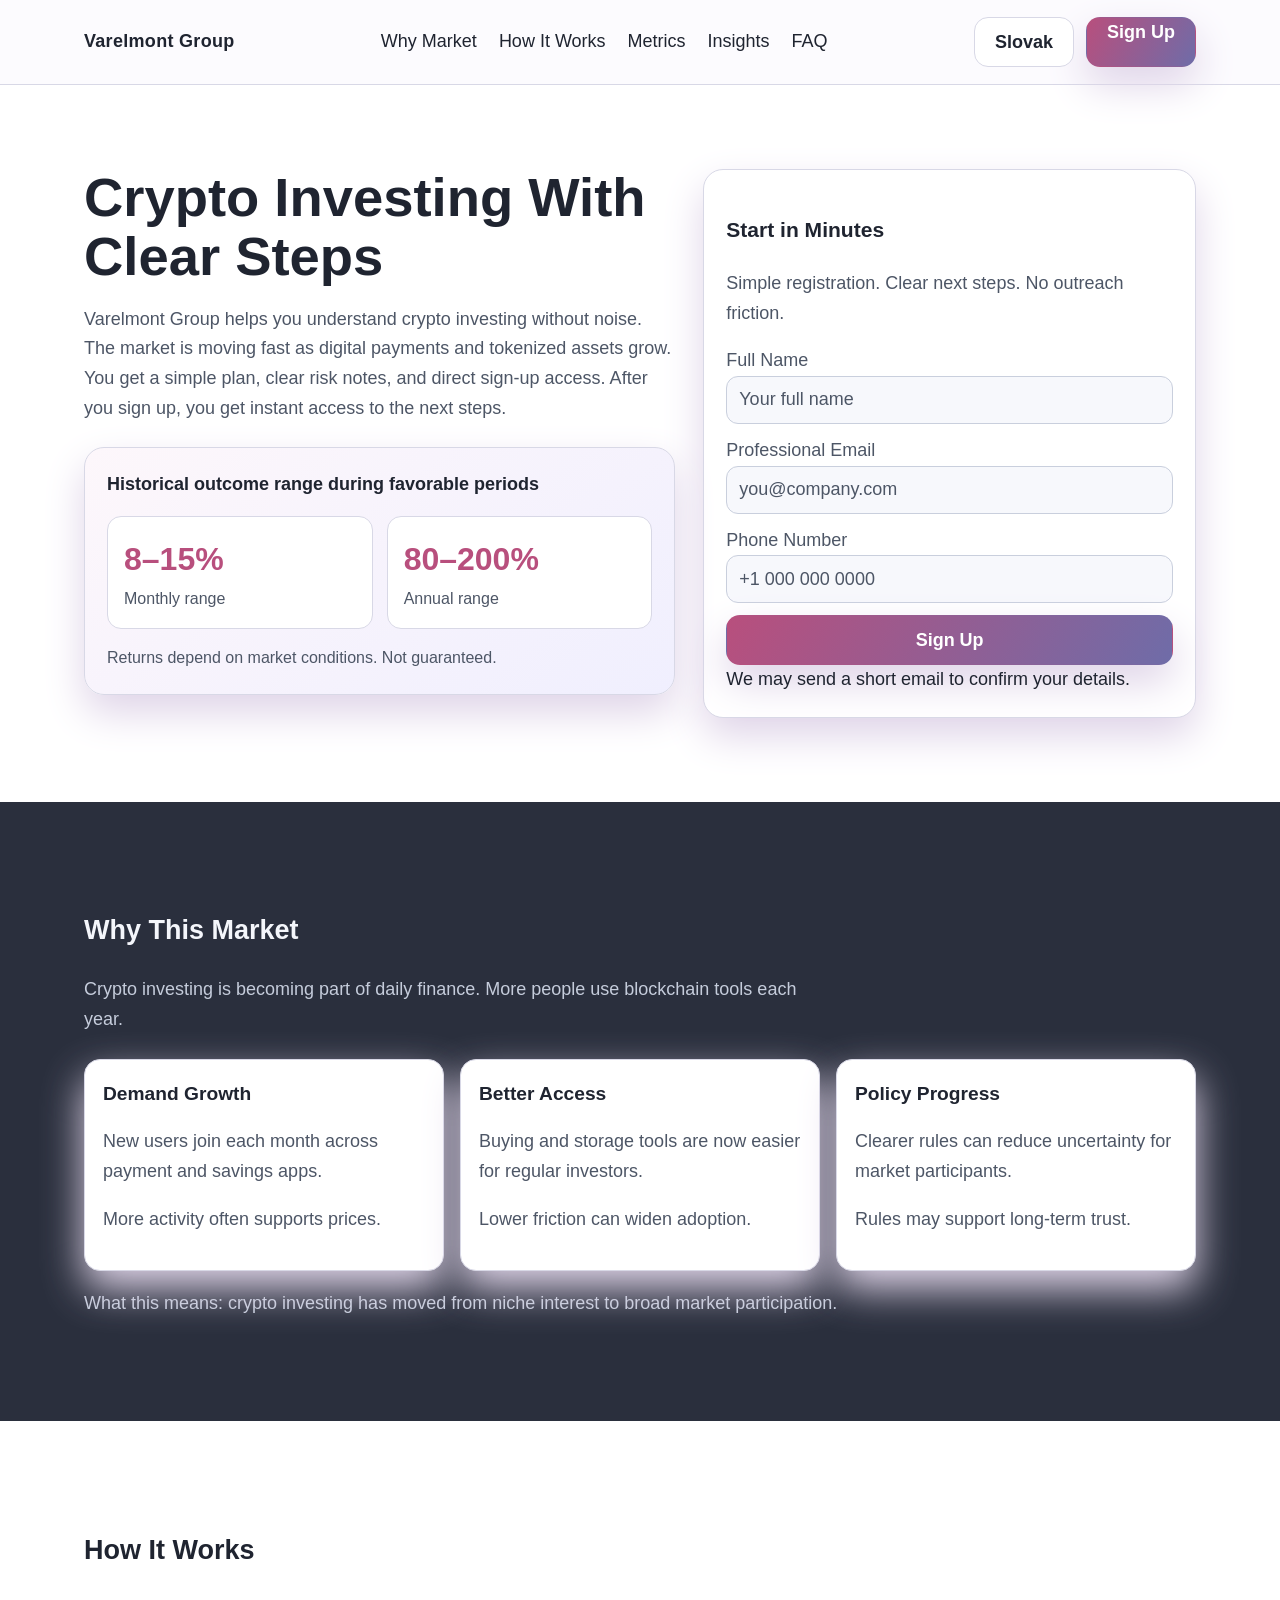
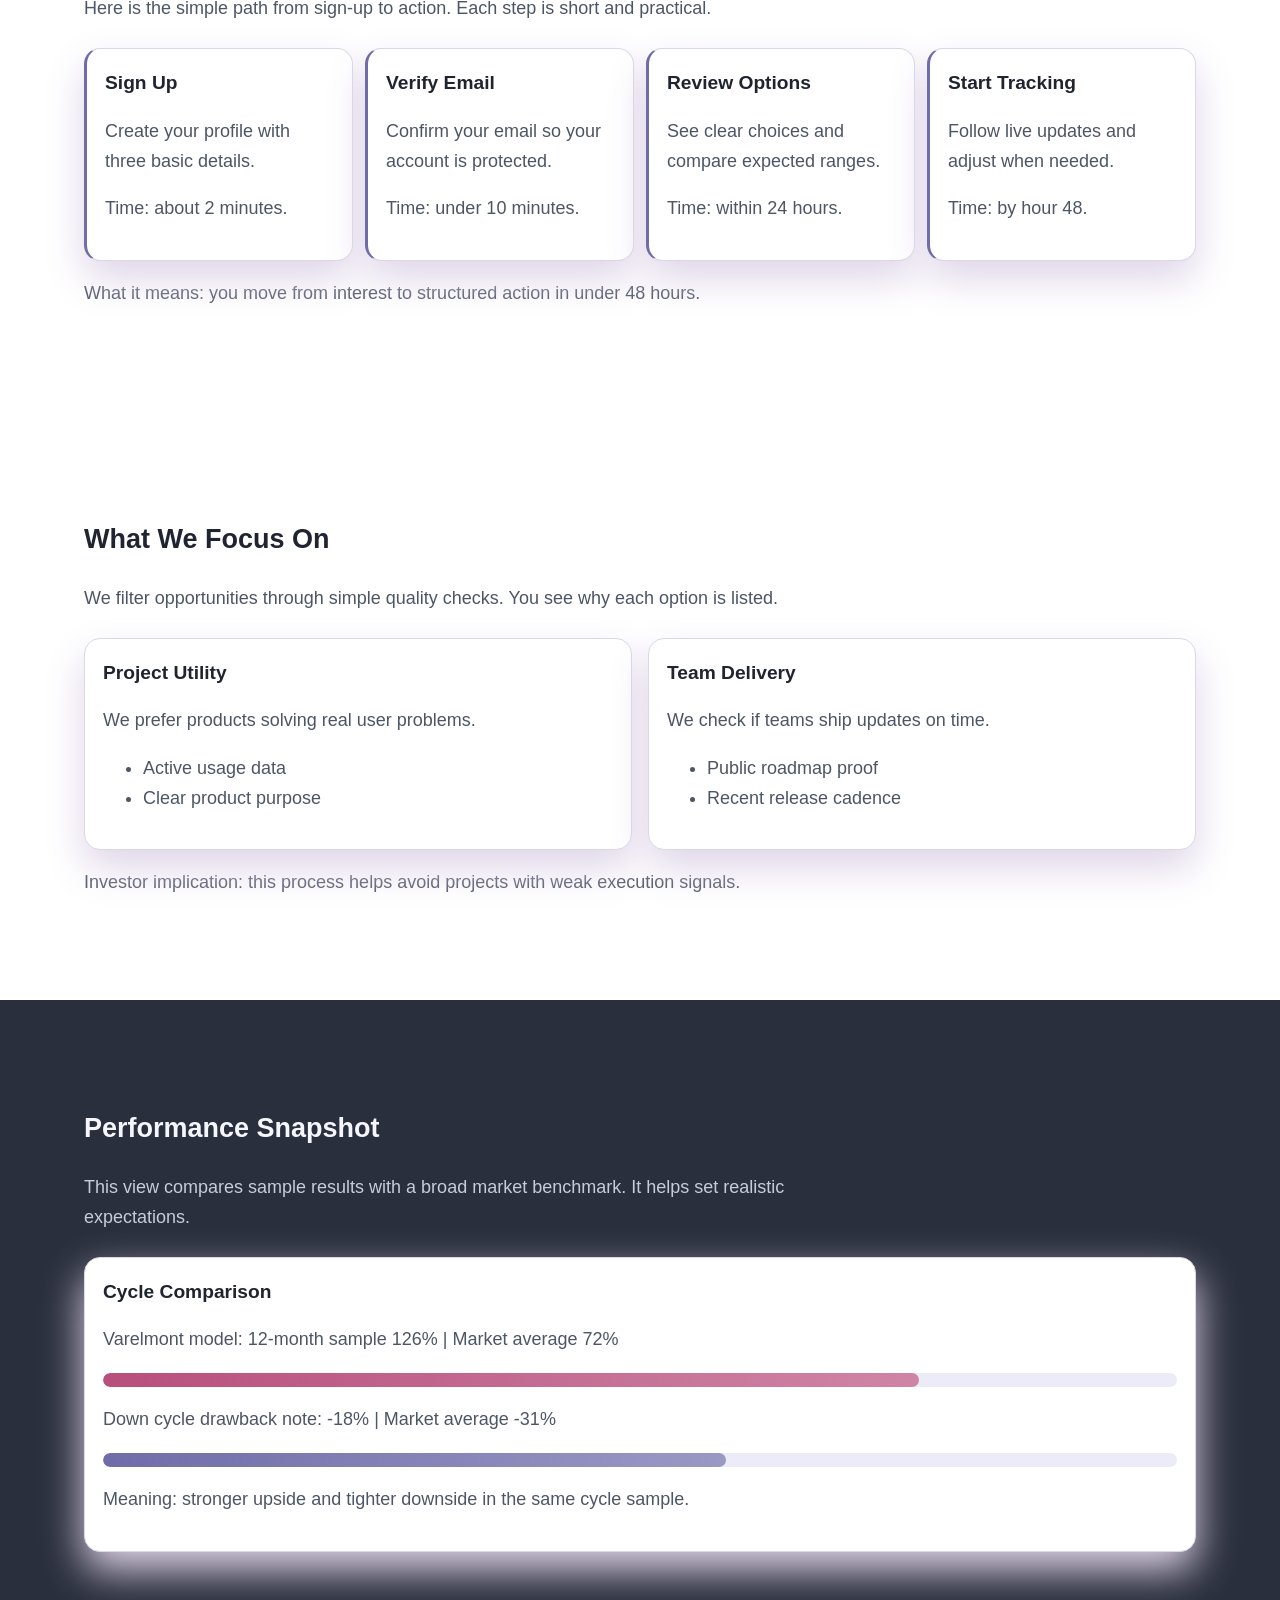
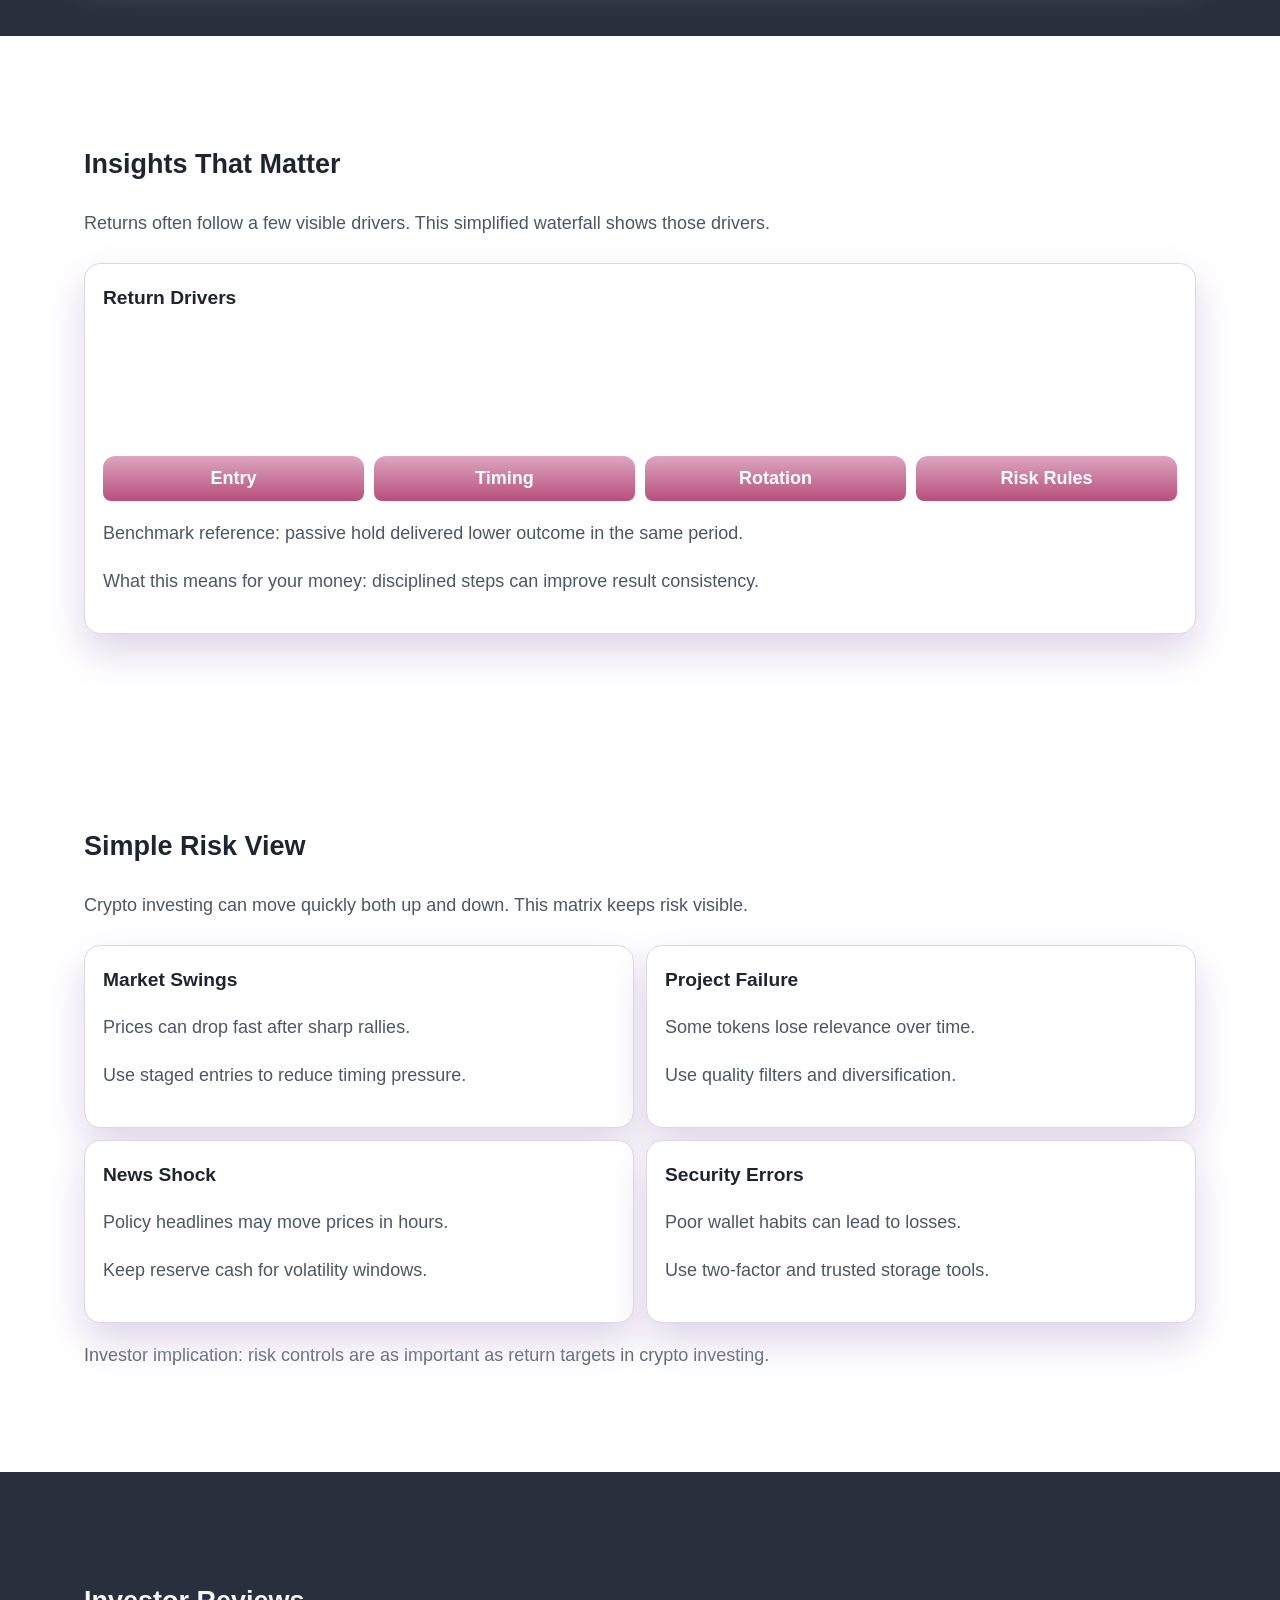
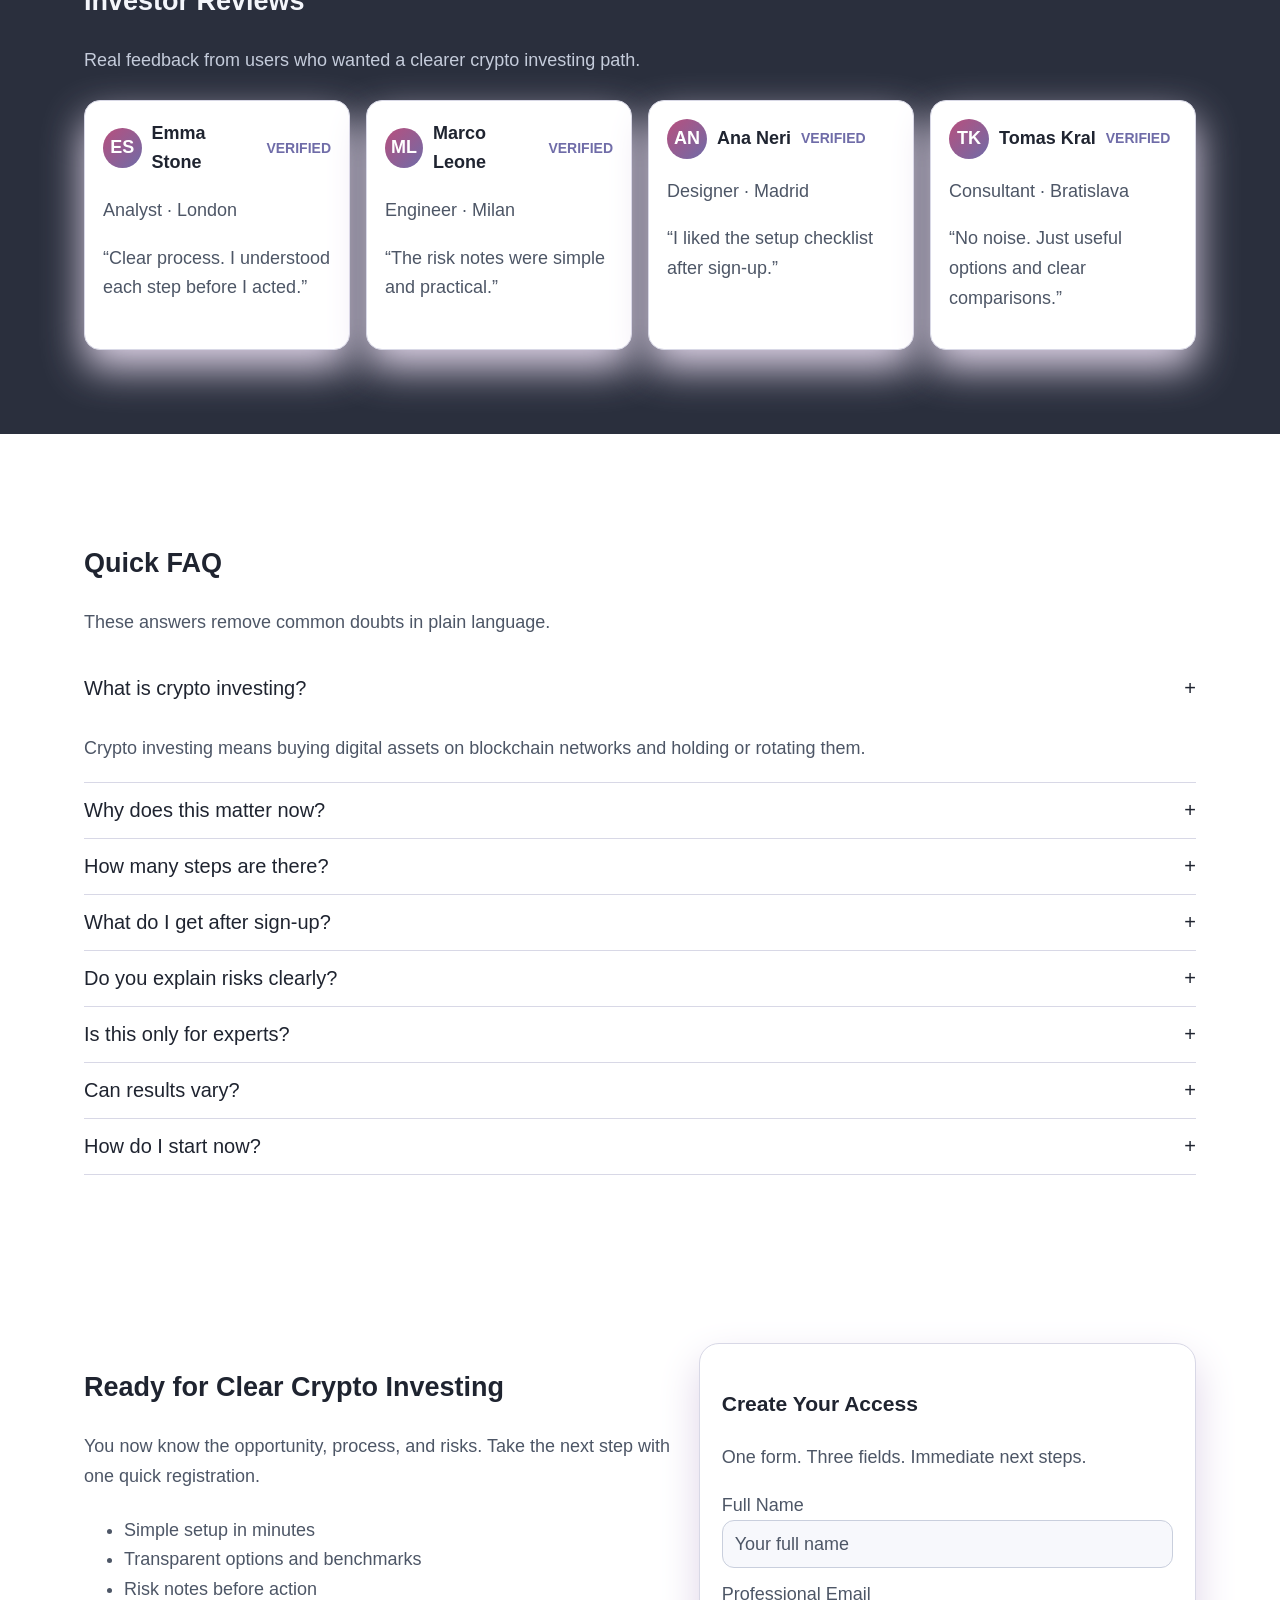
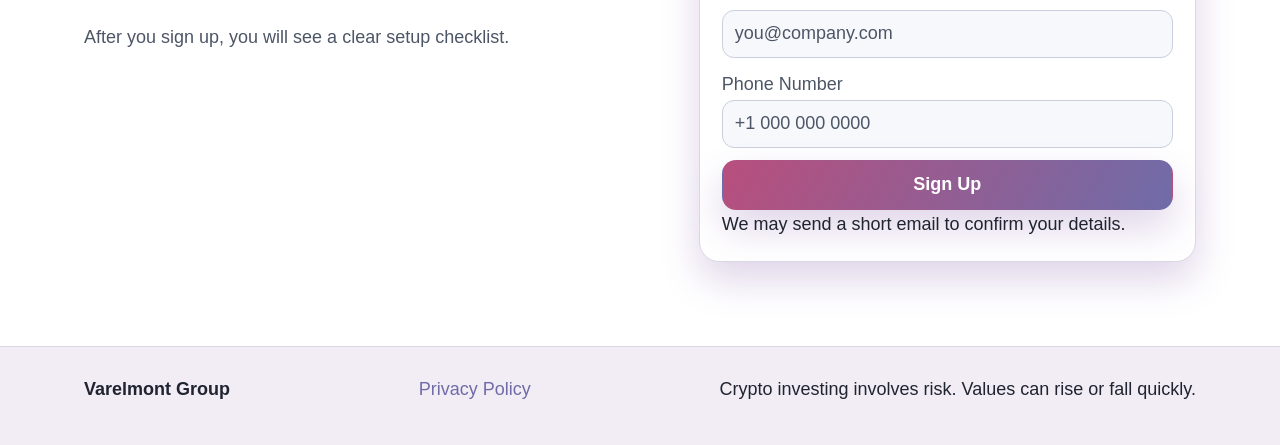
<file: sk/index.html>
<!doctype html>
<html lang="en">
<head>
  <meta charset="UTF-8" />
  <meta name="viewport" content="width=device-width, initial-scale=1.0" />
  <title>Varelmont Group | Crypto Investing Clarity 9</title>
  <meta name="description" content="Varelmont Group explains crypto investing in simple steps, clear risks, and practical next actions for private investors." />
  <link rel="canonical" href="https://www.varelmontgroup.com/sk/index.html" />
  <link rel="alternate" hreflang="en" href="https://www.varelmontgroup.com/index.html" />
  <link rel="alternate" hreflang="de" href="https://www.varelmontgroup.com/de/index.html" />
  <link rel="alternate" hreflang="fr" href="https://www.varelmontgroup.com/fr/index.html" />
  <link rel="alternate" hreflang="es" href="https://www.varelmontgroup.com/es/index.html" />
  <link rel="alternate" hreflang="it" href="https://www.varelmontgroup.com/it/index.html" />
  <link rel="alternate" hreflang="tr" href="https://www.varelmontgroup.com/tr/index.html" />
  <link rel="alternate" hreflang="pt" href="https://www.varelmontgroup.com/pt/index.html" />
  <link rel="alternate" hreflang="ja" href="https://www.varelmontgroup.com/jp/index.html" />
  <link rel="alternate" hreflang="sk" href="https://www.varelmontgroup.com/sk/index.html" />
  <link rel="alternate" hreflang="nl-BE" href="https://www.varelmontgroup.com/be/index.html" />
  <meta property="og:title" content="Varelmont Group | Crypto Investing Clarity 9" />
  <meta property="og:description" content="Varelmont Group explains crypto investing in simple steps, clear risks, and practical next actions for private investors." />
  <meta property="og:type" content="website" />
  <meta property="og:url" content="https://www.varelmontgroup.com/sk/index.html" />
  <meta name="twitter:card" content="summary_large_image" />
  <meta name="twitter:title" content="Varelmont Group | Crypto Investing Clarity 9" />
  <meta name="twitter:description" content="Varelmont Group explains crypto investing in simple steps, clear risks, and practical next actions for private investors." />
  <link rel="stylesheet" href="../assets/style.css" />
  <script type="application/ld+json">{"@context":"https://schema.org","@graph":[{"@type":"Organization","name":"Varelmont Group","url":"https://www.varelmontgroup.com/"},{"@type":"WebSite","name":"Varelmont Group","url":"https://www.varelmontgroup.com/"},{"@type":"FAQPage","mainEntity":[{"@type":"Question","name":"What is crypto investing?","acceptedAnswer":{"@type":"Answer","text":"Crypto investing means buying digital assets that run on blockchain networks."}},{"@type":"Question","name":"What happens after Sign Up?","acceptedAnswer":{"@type":"Answer","text":"After you sign up, you get instant access to the next steps."}}]},{"@type":"Review","author":{"@type":"Person","name":"Emma Stone"},"reviewBody":"I understood the setup in one session."}]}</script>
</head>
<body>
<header>
  <div class="container header-row">
    <div class="brand">Varelmont Group</div>
    <nav aria-label="Primary">
      <ul>
        <li><a href="#market">Why Market</a></li>
        <li><a href="#model">How It Works</a></li>
        <li><a href="#metrics">Metrics</a></li>
        <li><a href="#insights">Insights</a></li>
        <li><a href="#faq">FAQ</a></li>
      </ul>
    </nav>
    <div class="header-actions">
      <div class="lang">
        <button class="lang-current" data-lang-toggle aria-label="Open languages">Slovak</button>
        <div class="lang-menu" role="menu">
<a href="../index.html"><span class="flag"><svg viewBox="0 0 24 24" aria-hidden="true"><rect width="24" height="24" fill="#1f4ea1"/><rect y="10" width="24" height="4" fill="#fff"/><rect x="10" width="4" height="24" fill="#fff"/><rect y="11" width="24" height="2" fill="#d22f27"/><rect x="11" width="2" height="24" fill="#d22f27"/></svg></span>English</a>
<a href="../de/index.html"><span class="flag"><svg viewBox="0 0 24 24"><rect width="24" height="8" fill="#111"/><rect y="8" width="24" height="8" fill="#dd0000"/><rect y="16" width="24" height="8" fill="#ffce00"/></svg></span>Deutsch</a>
<a href="../fr/index.html"><span class="flag"><svg viewBox="0 0 24 24"><rect width="8" height="24" fill="#1e4aa8"/><rect x="8" width="8" height="24" fill="#fff"/><rect x="16" width="8" height="24" fill="#ef4135"/></svg></span>Français</a>
<a href="../es/index.html"><span class="flag"><svg viewBox="0 0 24 24"><rect width="24" height="6" fill="#aa151b"/><rect y="6" width="24" height="12" fill="#f1bf00"/><rect y="18" width="24" height="6" fill="#aa151b"/></svg></span>Español</a>
<a href="../it/index.html"><span class="flag"><svg viewBox="0 0 24 24"><rect width="8" height="24" fill="#009246"/><rect x="8" width="8" height="24" fill="#fff"/><rect x="16" width="8" height="24" fill="#ce2b37"/></svg></span>Italiano</a>
<a href="../tr/index.html"><span class="flag"><svg viewBox="0 0 24 24"><rect width="24" height="24" fill="#e30a17"/><circle cx="10" cy="12" r="5" fill="#fff"/><circle cx="11" cy="12" r="4" fill="#e30a17"/></svg></span>Türkçe</a>
<a href="../pt/index.html"><span class="flag"><svg viewBox="0 0 24 24"><rect width="10" height="24" fill="#046a38"/><rect x="10" width="14" height="24" fill="#da291c"/></svg></span>Português</a>
<a href="../jp/index.html"><span class="flag"><svg viewBox="0 0 24 24"><rect width="24" height="24" fill="#fff"/><circle cx="12" cy="12" r="6" fill="#bc002d"/></svg></span>日本語</a>
<a href="../sk/index.html"><span class="flag"><svg viewBox="0 0 24 24"><rect width="24" height="8" fill="#fff"/><rect y="8" width="24" height="8" fill="#0b4ea2"/><rect y="16" width="24" height="8" fill="#ee1c25"/></svg></span>Slovak</a>
<a href="../be/index.html"><span class="flag"><svg viewBox="0 0 24 24"><rect width="8" height="24" fill="#000"/><rect x="8" width="8" height="24" fill="#ffe936"/><rect x="16" width="8" height="24" fill="#ef3340"/></svg></span>Nederlands (BE)</a>
</div>
      </div>
      <a class="btn btn-primary" href="#signup">Sign Up</a>
      <button class="btn mobile-toggle" data-open-drawer aria-label="Open menu">☰</button>
    </div>
  </div>
</header>

<div class="drawer-backdrop" data-drawer-backdrop></div>
<aside class="mobile-drawer" data-drawer aria-label="Mobile navigation">
  <button class="icon-btn" data-close-drawer aria-label="Close menu">X</button>
  <nav aria-label="Mobile">
    <ul>
      <li><a href="#market">Why Market</a></li><li><a href="#model">How It Works</a></li><li><a href="#metrics">Metrics</a></li><li><a href="#insights">Insights</a></li><li><a href="#faq">FAQ</a></li>
    </ul>
  </nav>
  <div class="lang open" style="margin-top:16px;">
    <button class="lang-current" aria-label="Current language">Slovak</button>
    <div class="lang-menu" style="display:block;position:static;width:100%;">
<a href="../index.html"><span class="flag"><svg viewBox="0 0 24 24" aria-hidden="true"><rect width="24" height="24" fill="#1f4ea1"/><rect y="10" width="24" height="4" fill="#fff"/><rect x="10" width="4" height="24" fill="#fff"/><rect y="11" width="24" height="2" fill="#d22f27"/><rect x="11" width="2" height="24" fill="#d22f27"/></svg></span>English</a>
<a href="../de/index.html"><span class="flag"><svg viewBox="0 0 24 24"><rect width="24" height="8" fill="#111"/><rect y="8" width="24" height="8" fill="#dd0000"/><rect y="16" width="24" height="8" fill="#ffce00"/></svg></span>Deutsch</a>
<a href="../fr/index.html"><span class="flag"><svg viewBox="0 0 24 24"><rect width="8" height="24" fill="#1e4aa8"/><rect x="8" width="8" height="24" fill="#fff"/><rect x="16" width="8" height="24" fill="#ef4135"/></svg></span>Français</a>
<a href="../es/index.html"><span class="flag"><svg viewBox="0 0 24 24"><rect width="24" height="6" fill="#aa151b"/><rect y="6" width="24" height="12" fill="#f1bf00"/><rect y="18" width="24" height="6" fill="#aa151b"/></svg></span>Español</a>
<a href="../it/index.html"><span class="flag"><svg viewBox="0 0 24 24"><rect width="8" height="24" fill="#009246"/><rect x="8" width="8" height="24" fill="#fff"/><rect x="16" width="8" height="24" fill="#ce2b37"/></svg></span>Italiano</a>
<a href="../tr/index.html"><span class="flag"><svg viewBox="0 0 24 24"><rect width="24" height="24" fill="#e30a17"/><circle cx="10" cy="12" r="5" fill="#fff"/><circle cx="11" cy="12" r="4" fill="#e30a17"/></svg></span>Türkçe</a>
<a href="../pt/index.html"><span class="flag"><svg viewBox="0 0 24 24"><rect width="10" height="24" fill="#046a38"/><rect x="10" width="14" height="24" fill="#da291c"/></svg></span>Português</a>
<a href="../jp/index.html"><span class="flag"><svg viewBox="0 0 24 24"><rect width="24" height="24" fill="#fff"/><circle cx="12" cy="12" r="6" fill="#bc002d"/></svg></span>日本語</a>
<a href="../sk/index.html"><span class="flag"><svg viewBox="0 0 24 24"><rect width="24" height="8" fill="#fff"/><rect y="8" width="24" height="8" fill="#0b4ea2"/><rect y="16" width="24" height="8" fill="#ee1c25"/></svg></span>Slovak</a>
<a href="../be/index.html"><span class="flag"><svg viewBox="0 0 24 24"><rect width="8" height="24" fill="#000"/><rect x="8" width="8" height="24" fill="#ffe936"/><rect x="16" width="8" height="24" fill="#ef3340"/></svg></span>Nederlands (BE)</a>
</div>
  </div>
  <a class="btn btn-primary" href="#signup" style="display:inline-flex;align-items:center;justify-content:center;margin-top:12px;">Sign Up</a>
</aside>

<main>
<section class="section light" id="top">
  <div class="container hero-layout">
    <div>
      <h1>Crypto Investing With Clear Steps</h1>
      <p class="section-intro">Varelmont Group helps you understand crypto investing without noise. The market is moving fast as digital payments and tokenized assets grow. You get a simple plan, clear risk notes, and direct sign-up access. After you sign up, you get instant access to the next steps.</p>
      <div class="performance-panel reveal">
        <strong>Historical outcome range during favorable periods</strong>
        <div class="performance-grid">
          <div class="metric-box"><div class="metric-value">8–15%</div><div class="metric-label">Monthly range</div></div>
          <div class="metric-box"><div class="metric-value">80–200%</div><div class="metric-label">Annual range</div></div>
        </div>
        <div class="mini-note">Returns depend on market conditions. Not guaranteed.</div>
      </div>
    </div>
    <form class="form-card" id="signup">
      <h3 class="form-title">Start in Minutes</h3>
      <p class="form-sub">Simple registration. Clear next steps. No outreach friction.</p>
      <div class="form-grid">
        <label>Full Name<input type="text" placeholder="Your full name" /></label>
        <label>Professional Email<input type="email" placeholder="you@company.com" /></label>
        <label>Phone Number<input type="tel" placeholder="+1 000 000 0000" /></label>
        <button class="btn btn-primary" type="submit">Sign Up</button>
      </div>
      <small>We may send a short email to confirm your details.</small>
    </form>
  </div>
</section>

<section class="section dark" id="market"><div class="container">
  <h2>Why This Market</h2>
  <p class="section-intro">Crypto investing is becoming part of daily finance. More people use blockchain tools each year.</p>
  <div class="grid-3 reveal">
    <article class="card"><h3>Demand Growth</h3><p>New users join each month across payment and savings apps.</p><p class="muted">More activity often supports prices.</p></article>
    <article class="card"><h3>Better Access</h3><p>Buying and storage tools are now easier for regular investors.</p><p class="muted">Lower friction can widen adoption.</p></article>
    <article class="card"><h3>Policy Progress</h3><p>Clearer rules can reduce uncertainty for market participants.</p><p class="muted">Rules may support long-term trust.</p></article>
  </div>
  <p>What this means: crypto investing has moved from niche interest to broad market participation.</p>
</div></section>

<section class="section light" id="model"><div class="container">
  <h2>How It Works</h2>
  <p class="section-intro">Here is the simple path from sign-up to action. Each step is short and practical.</p>
  <div class="timeline reveal">
    <article class="card step"><h3>Sign Up</h3><p>Create your profile with three basic details.</p><p class="muted">Time: about 2 minutes.</p></article>
    <article class="card step"><h3>Verify Email</h3><p>Confirm your email so your account is protected.</p><p class="muted">Time: under 10 minutes.</p></article>
    <article class="card step"><h3>Review Options</h3><p>See clear choices and compare expected ranges.</p><p class="muted">Time: within 24 hours.</p></article>
    <article class="card step"><h3>Start Tracking</h3><p>Follow live updates and adjust when needed.</p><p class="muted">Time: by hour 48.</p></article>
  </div>
  <p>What it means: you move from interest to structured action in under 48 hours.</p>
</div></section>

<section class="section light" id="focus"><div class="container">
  <h2>What We Focus On</h2>
  <p class="section-intro">We filter opportunities through simple quality checks. You see why each option is listed.</p>
  <div class="grid-2 reveal">
    <article class="card"><h3>Project Utility</h3><p>We prefer products solving real user problems.</p><ul><li>Active usage data</li><li>Clear product purpose</li></ul></article>
    <article class="card"><h3>Team Delivery</h3><p>We check if teams ship updates on time.</p><ul><li>Public roadmap proof</li><li>Recent release cadence</li></ul></article>
  </div>
  <p>Investor implication: this process helps avoid projects with weak execution signals.</p>
</div></section>

<section class="section dark" id="metrics"><div class="container">
  <h2>Performance Snapshot</h2>
  <p class="section-intro">This view compares sample results with a broad market benchmark. It helps set realistic expectations.</p>
  <div class="card dual-bars reveal">
    <h3>Cycle Comparison</h3>
    <div class="bar-row"><p>Varelmont model: 12-month sample 126% | Market average 72%</p><div class="bar-track"><div class="bar-fill-a" style="width:76%"></div></div></div>
    <div class="bar-row"><p>Down cycle drawback note: -18% | Market average -31%</p><div class="bar-track"><div class="bar-fill-b" style="width:58%"></div></div></div>
    <p class="muted">Meaning: stronger upside and tighter downside in the same cycle sample.</p>
  </div>
</div></section>

<section class="section light" id="insights"><div class="container">
  <h2>Insights That Matter</h2>
  <p class="section-intro">Returns often follow a few visible drivers. This simplified waterfall shows those drivers.</p>
  <div class="card reveal">
    <h3>Return Drivers</h3>
    <div class="waterfall">
      <div class="w" style="height:40%">Entry</div>
      <div class="w" style="height:55%">Timing</div>
      <div class="w" style="height:70%">Rotation</div>
      <div class="w" style="height:86%">Risk Rules</div>
    </div>
    <p>Benchmark reference: passive hold delivered lower outcome in the same period.</p>
    <p class="muted">What this means for your money: disciplined steps can improve result consistency.</p>
  </div>
</div></section>

<section class="section light" id="risk"><div class="container">
  <h2>Simple Risk View</h2>
  <p class="section-intro">Crypto investing can move quickly both up and down. This matrix keeps risk visible.</p>
  <div class="risk-matrix reveal">
    <article class="card"><h3>Market Swings</h3><p>Prices can drop fast after sharp rallies.</p><p class="muted">Use staged entries to reduce timing pressure.</p></article>
    <article class="card"><h3>Project Failure</h3><p>Some tokens lose relevance over time.</p><p class="muted">Use quality filters and diversification.</p></article>
    <article class="card"><h3>News Shock</h3><p>Policy headlines may move prices in hours.</p><p class="muted">Keep reserve cash for volatility windows.</p></article>
    <article class="card"><h3>Security Errors</h3><p>Poor wallet habits can lead to losses.</p><p class="muted">Use two-factor and trusted storage tools.</p></article>
  </div>
  <p>Investor implication: risk controls are as important as return targets in crypto investing.</p>
</div></section>

<section class="section dark reviews" id="reviews"><div class="container">
  <h2>Investor Reviews</h2>
  <p class="section-intro">Real feedback from users who wanted a clearer crypto investing path.</p>
  <div class="grid-4 reveal">
    <article class="card"><div class="review-top"><span class="avatar">ES</span><strong>Emma Stone</strong><span class="verified">VERIFIED</span></div><p>Analyst · London</p><p>“Clear process. I understood each step before I acted.”</p></article>
    <article class="card"><div class="review-top"><span class="avatar">ML</span><strong>Marco Leone</strong><span class="verified">VERIFIED</span></div><p>Engineer · Milan</p><p>“The risk notes were simple and practical.”</p></article>
    <article class="card"><div class="review-top"><span class="avatar">AN</span><strong>Ana Neri</strong><span class="verified">VERIFIED</span></div><p>Designer · Madrid</p><p>“I liked the setup checklist after sign-up.”</p></article>
    <article class="card"><div class="review-top"><span class="avatar">TK</span><strong>Tomas Kral</strong><span class="verified">VERIFIED</span></div><p>Consultant · Bratislava</p><p>“No noise. Just useful options and clear comparisons.”</p></article>
  </div>
</div></section>

<section class="section light" id="faq"><div class="container">
  <h2>Quick FAQ</h2>
  <p class="section-intro">These answers remove common doubts in plain language.</p>
  <div class="reveal">
    <article class="faq-item open"><button class="faq-q">What is crypto investing?<span>+</span></button><div class="faq-a"><p>Crypto investing means buying digital assets on blockchain networks and holding or rotating them.</p></div></article>
    <article class="faq-item"><button class="faq-q">Why does this matter now?<span>+</span></button><div class="faq-a"><p>Adoption is growing through payments, tokenized assets, and easier access tools.</p></div></article>
    <article class="faq-item"><button class="faq-q">How many steps are there?<span>+</span></button><div class="faq-a"><p>Sign up, verify, review options, and start tracking with clear checkpoints.</p></div></article>
    <article class="faq-item"><button class="faq-q">What do I get after sign-up?<span>+</span></button><div class="faq-a"><p>After you sign up, you can review the options and choose what to do next.</p></div></article>
    <article class="faq-item"><button class="faq-q">Do you explain risks clearly?<span>+</span></button><div class="faq-a"><p>Yes. Each option includes a short risk note in plain words.</p></div></article>
    <article class="faq-item"><button class="faq-q">Is this only for experts?<span>+</span></button><div class="faq-a"><p>No. It is made for investors who want clarity.</p></div></article>
    <article class="faq-item"><button class="faq-q">Can results vary?<span>+</span></button><div class="faq-a"><p>Yes. Returns depend on market conditions and are not guaranteed.</p></div></article>
    <article class="faq-item"><button class="faq-q">How do I start now?<span>+</span></button><div class="faq-a"><p>Use the Sign Up form and follow the checklist shown after registration.</p></div></article>
  </div>
</div></section>

<section class="section light" id="final"><div class="container final-wrap">
  <div>
    <h2>Ready for Clear Crypto Investing</h2>
    <p class="section-intro">You now know the opportunity, process, and risks. Take the next step with one quick registration.</p>
    <ul>
      <li>Simple setup in minutes</li>
      <li>Transparent options and benchmarks</li>
      <li>Risk notes before action</li>
    </ul>
    <p>After you sign up, you will see a clear setup checklist.</p>
  </div>
  <form class="form-card">
    <h3 class="form-title">Create Your Access</h3>
    <p class="form-sub">One form. Three fields. Immediate next steps.</p>
    <div class="form-grid">
      <label>Full Name<input type="text" placeholder="Your full name" /></label>
      <label>Professional Email<input type="email" placeholder="you@company.com" /></label>
      <label>Phone Number<input type="tel" placeholder="+1 000 000 0000" /></label>
      <button class="btn btn-primary" type="submit">Sign Up</button>
    </div>
    <small>We may send a short email to confirm your details.</small>
  </form>
</div></section>
</main>

<footer>
  <div class="container footer-row">
    <strong>Varelmont Group</strong>
    <a href="#" data-open-privacy>Privacy Policy</a>
    <small>Crypto investing involves risk. Values can rise or fall quickly.</small>
  </div>
</footer>

<div class="modal" data-modal role="dialog" aria-modal="true" aria-label="Privacy Policy">
  <div class="modal-panel">
    <div class="modal-head"><button class="icon-btn" data-close-privacy aria-label="Close privacy">X</button></div>
    <div class="modal-body">
      <h2>Privacy Policy</h2>
      <p>Introduction: We explain what data we collect and why.</p>
      <p>Data collection: We collect your name, email, and phone number from forms.</p>
      <p>Legal basis: We process data for registration delivery and account security.</p>
      <p>Cookies: We use basic cookies for session and site performance.</p>
      <p>Retention: We keep data only as long as needed for service and legal duties.</p>
      <p>Third-party sharing: We share with trusted service providers only when needed.</p>
      <p>Security: We use access controls and encryption to protect stored information.</p>
      <p>User rights: You may request access, correction, deletion, or data portability.</p>
      <p>International transfers: Data may be processed in other regions with safeguards.</p>
      <p>Industry risk disclosure: Crypto markets are volatile and outcomes are not guaranteed.</p>
      <p>Contact: privacy@varelmontgroup.com</p>
    </div>
    <div class="modal-foot"><button class="icon-btn" data-close-privacy>Close</button></div>
  </div>
</div>

<script src="../assets/app.js" defer></script>
</body>
</html>
</file>
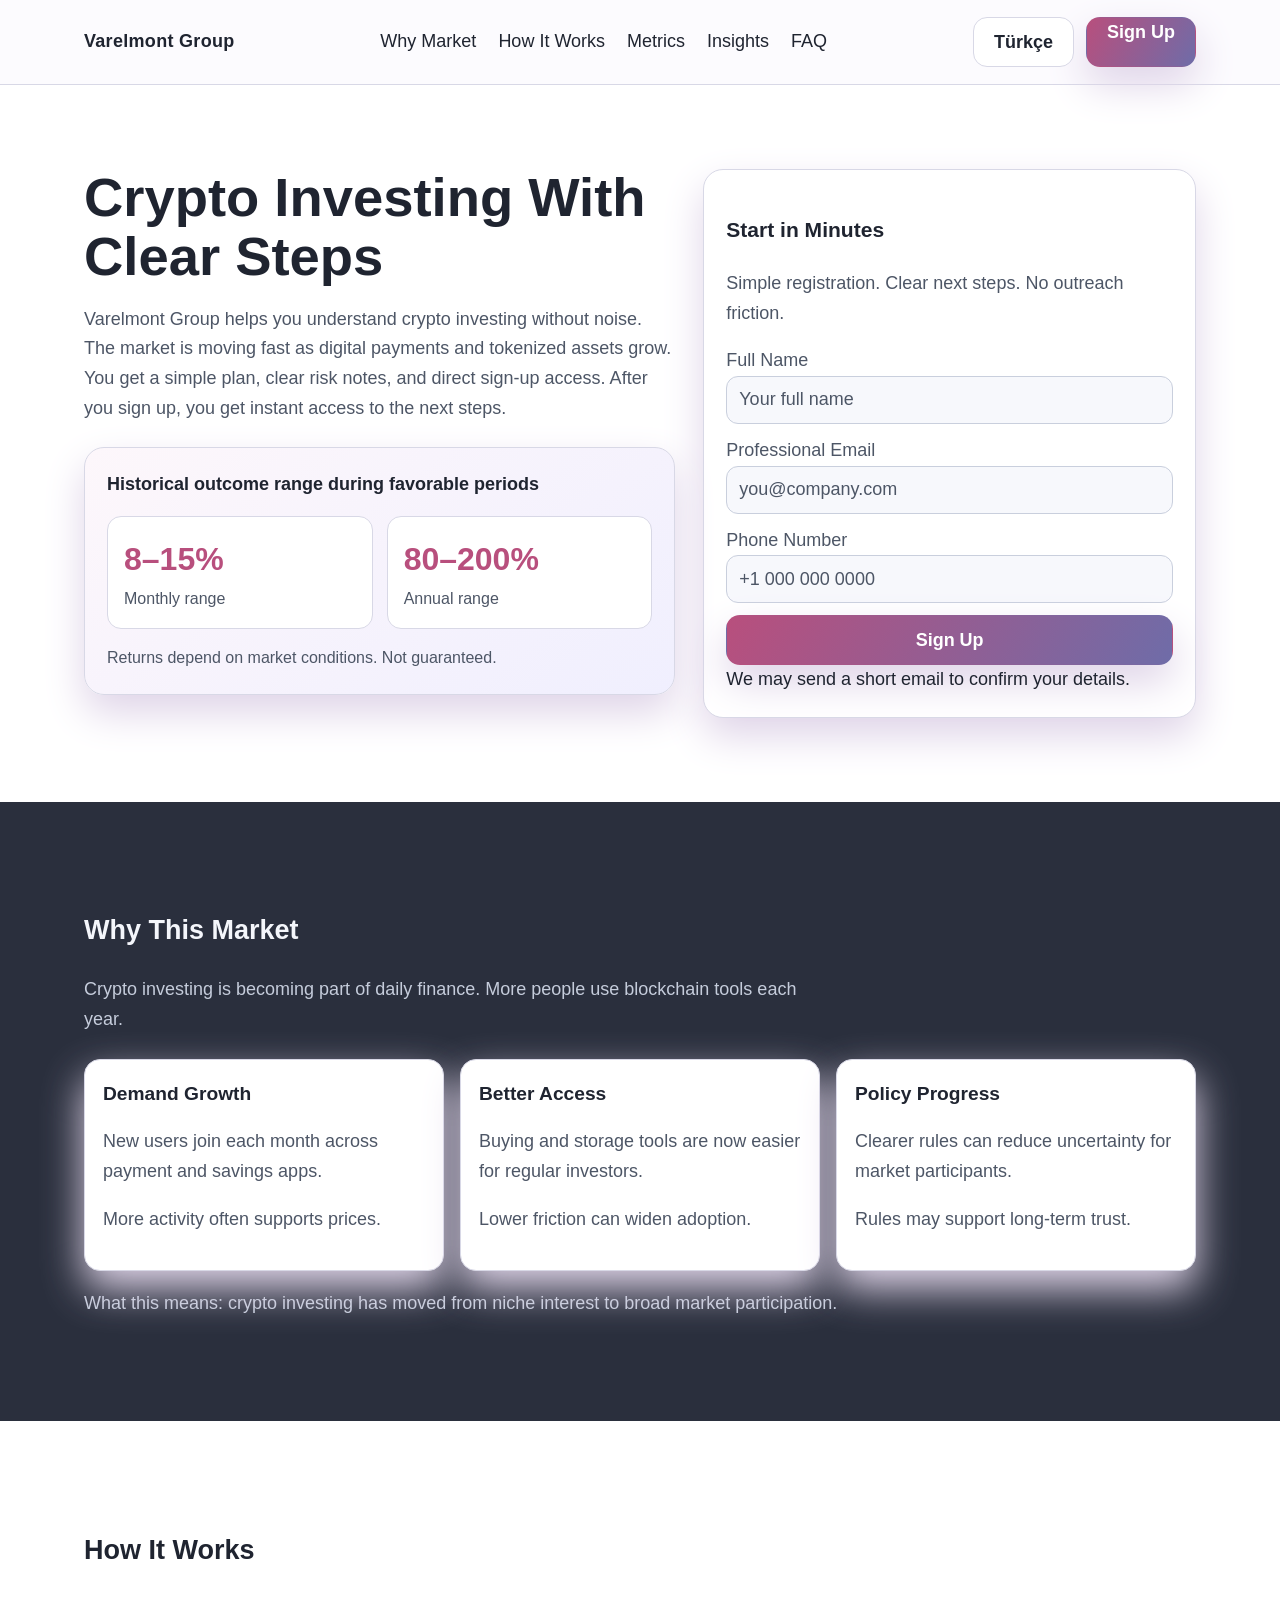
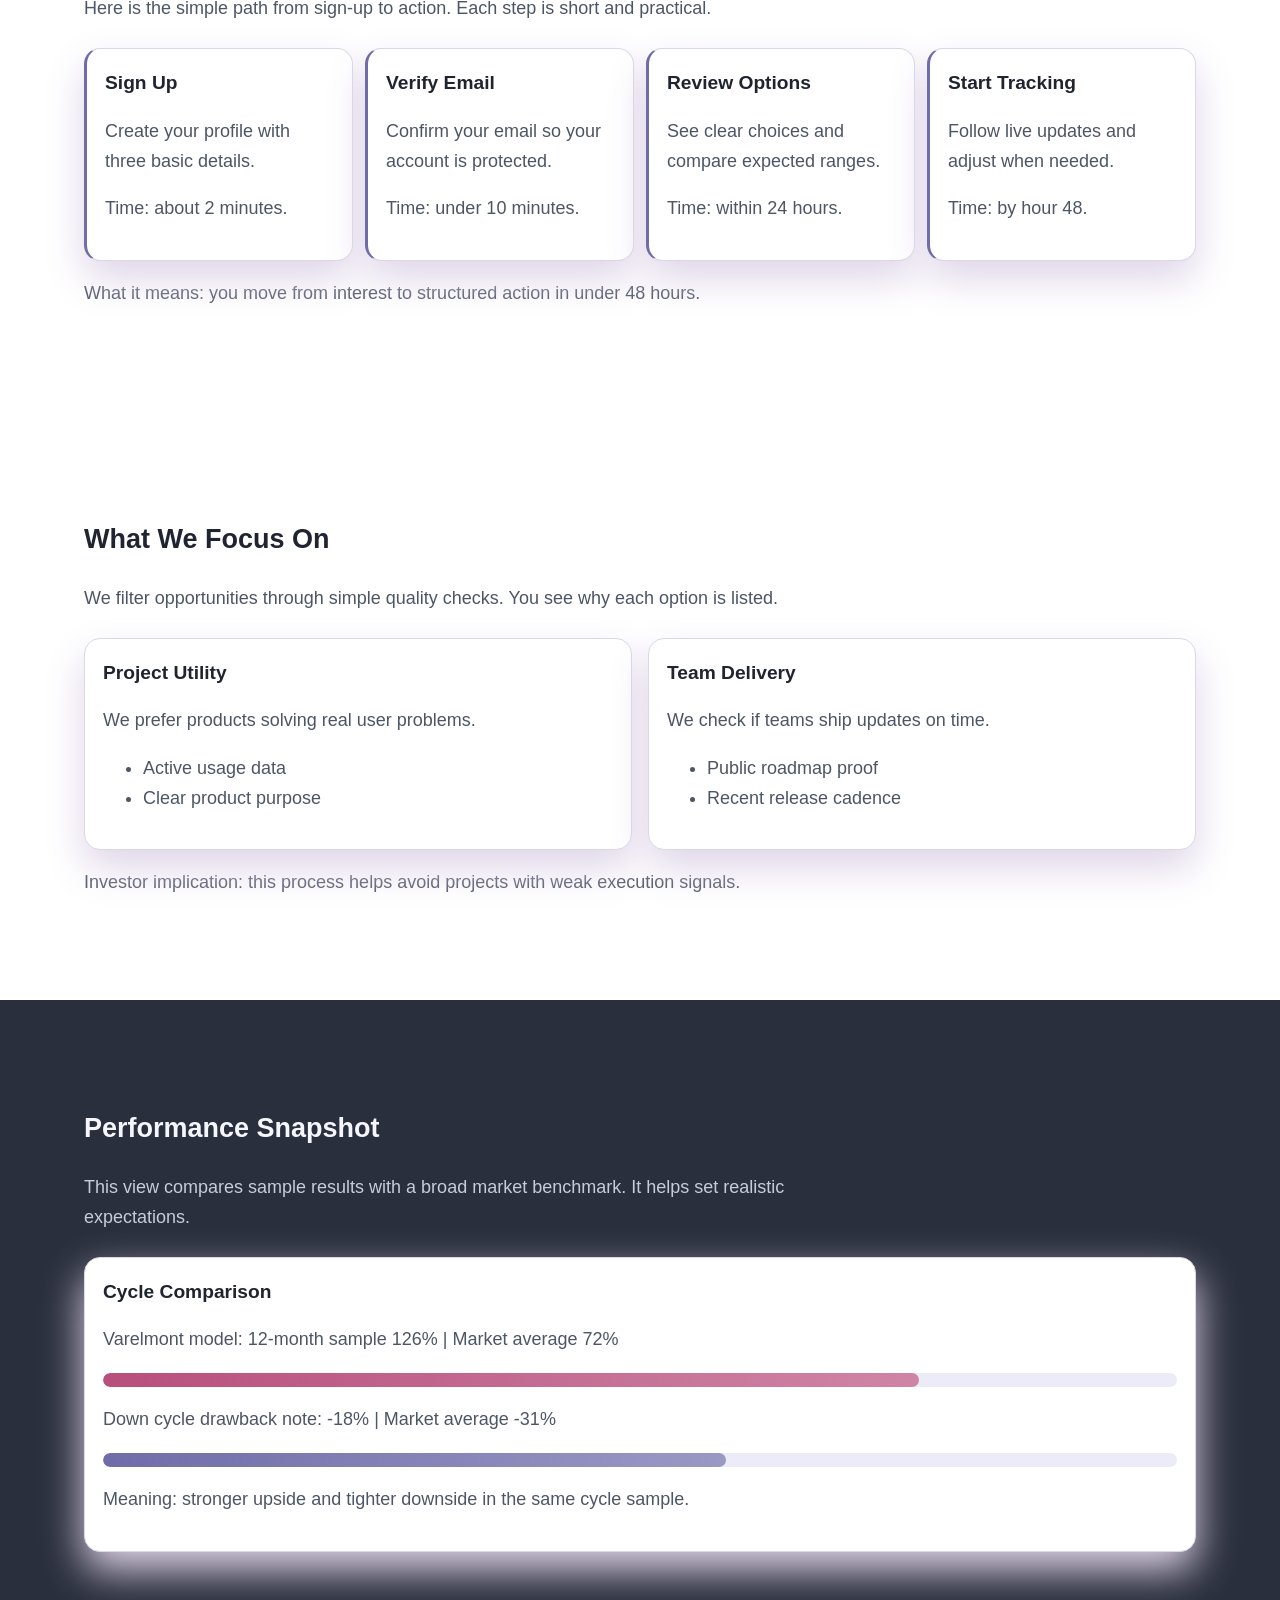
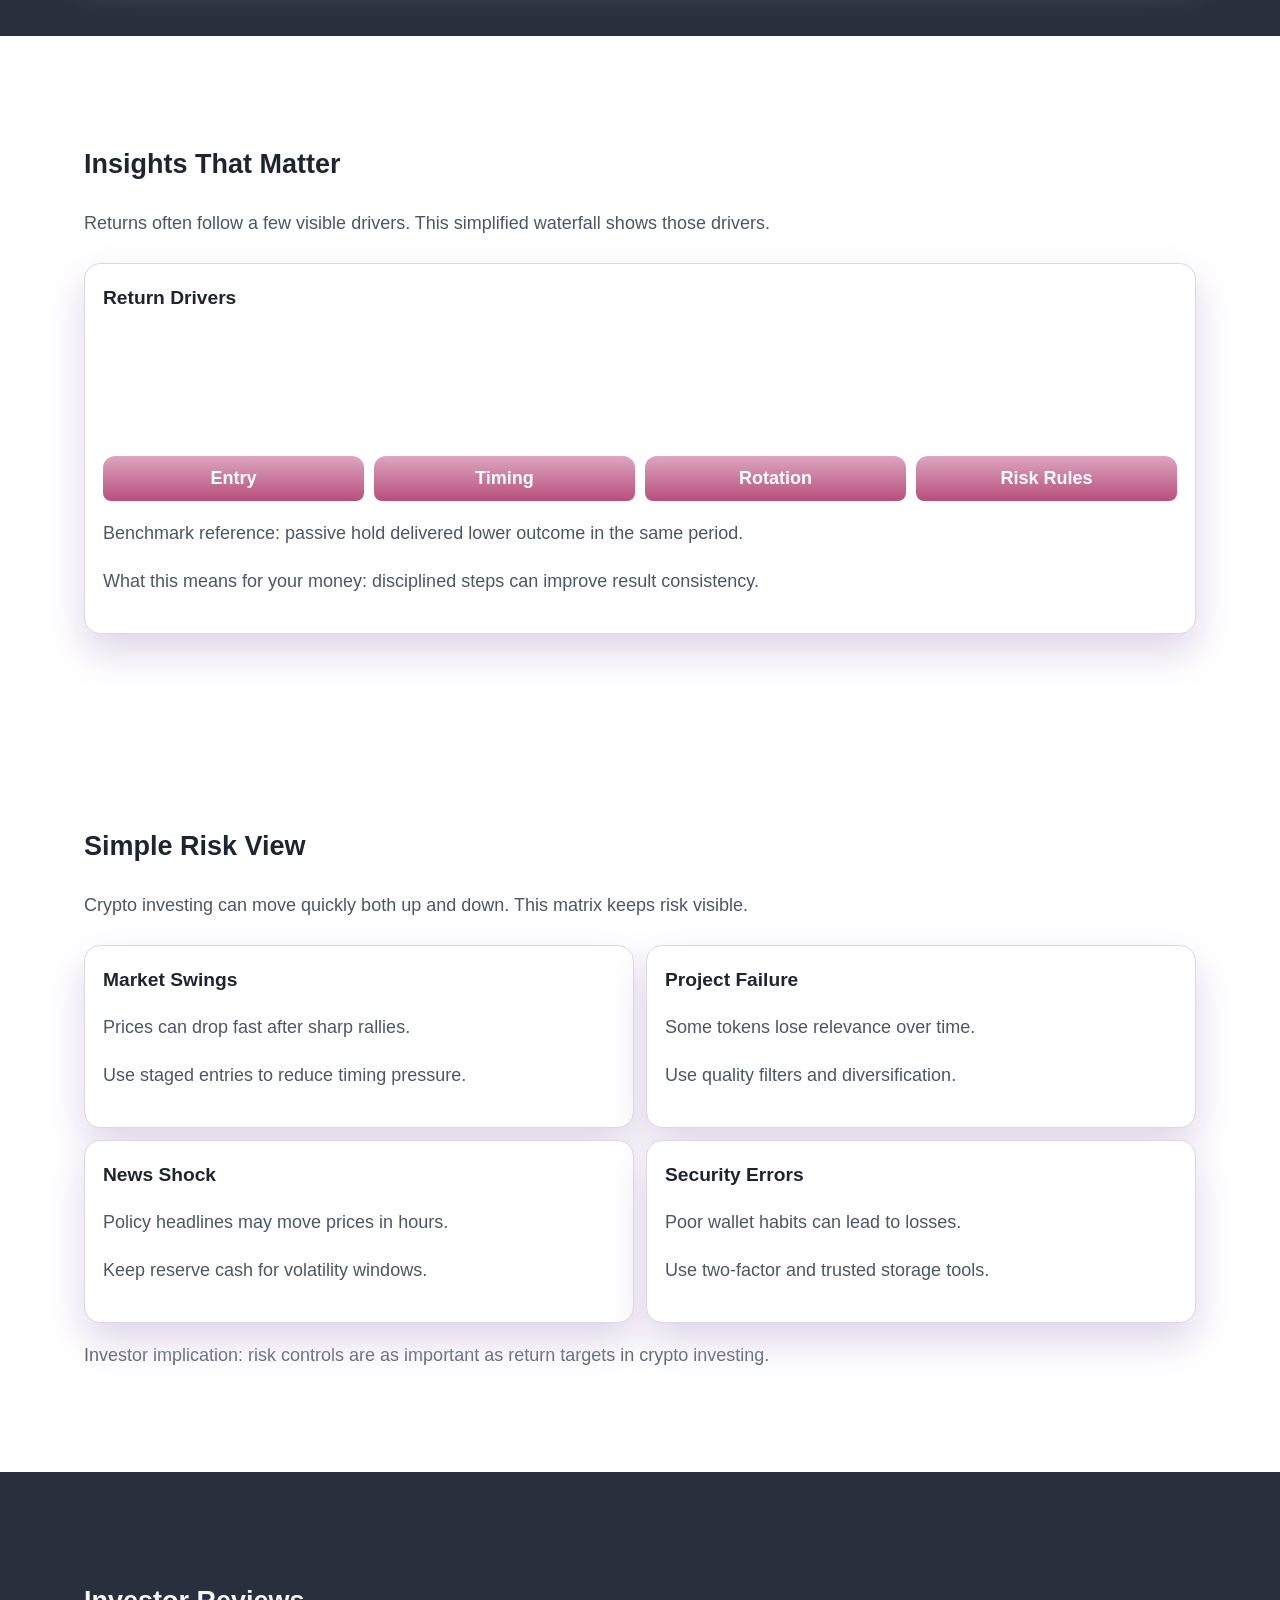
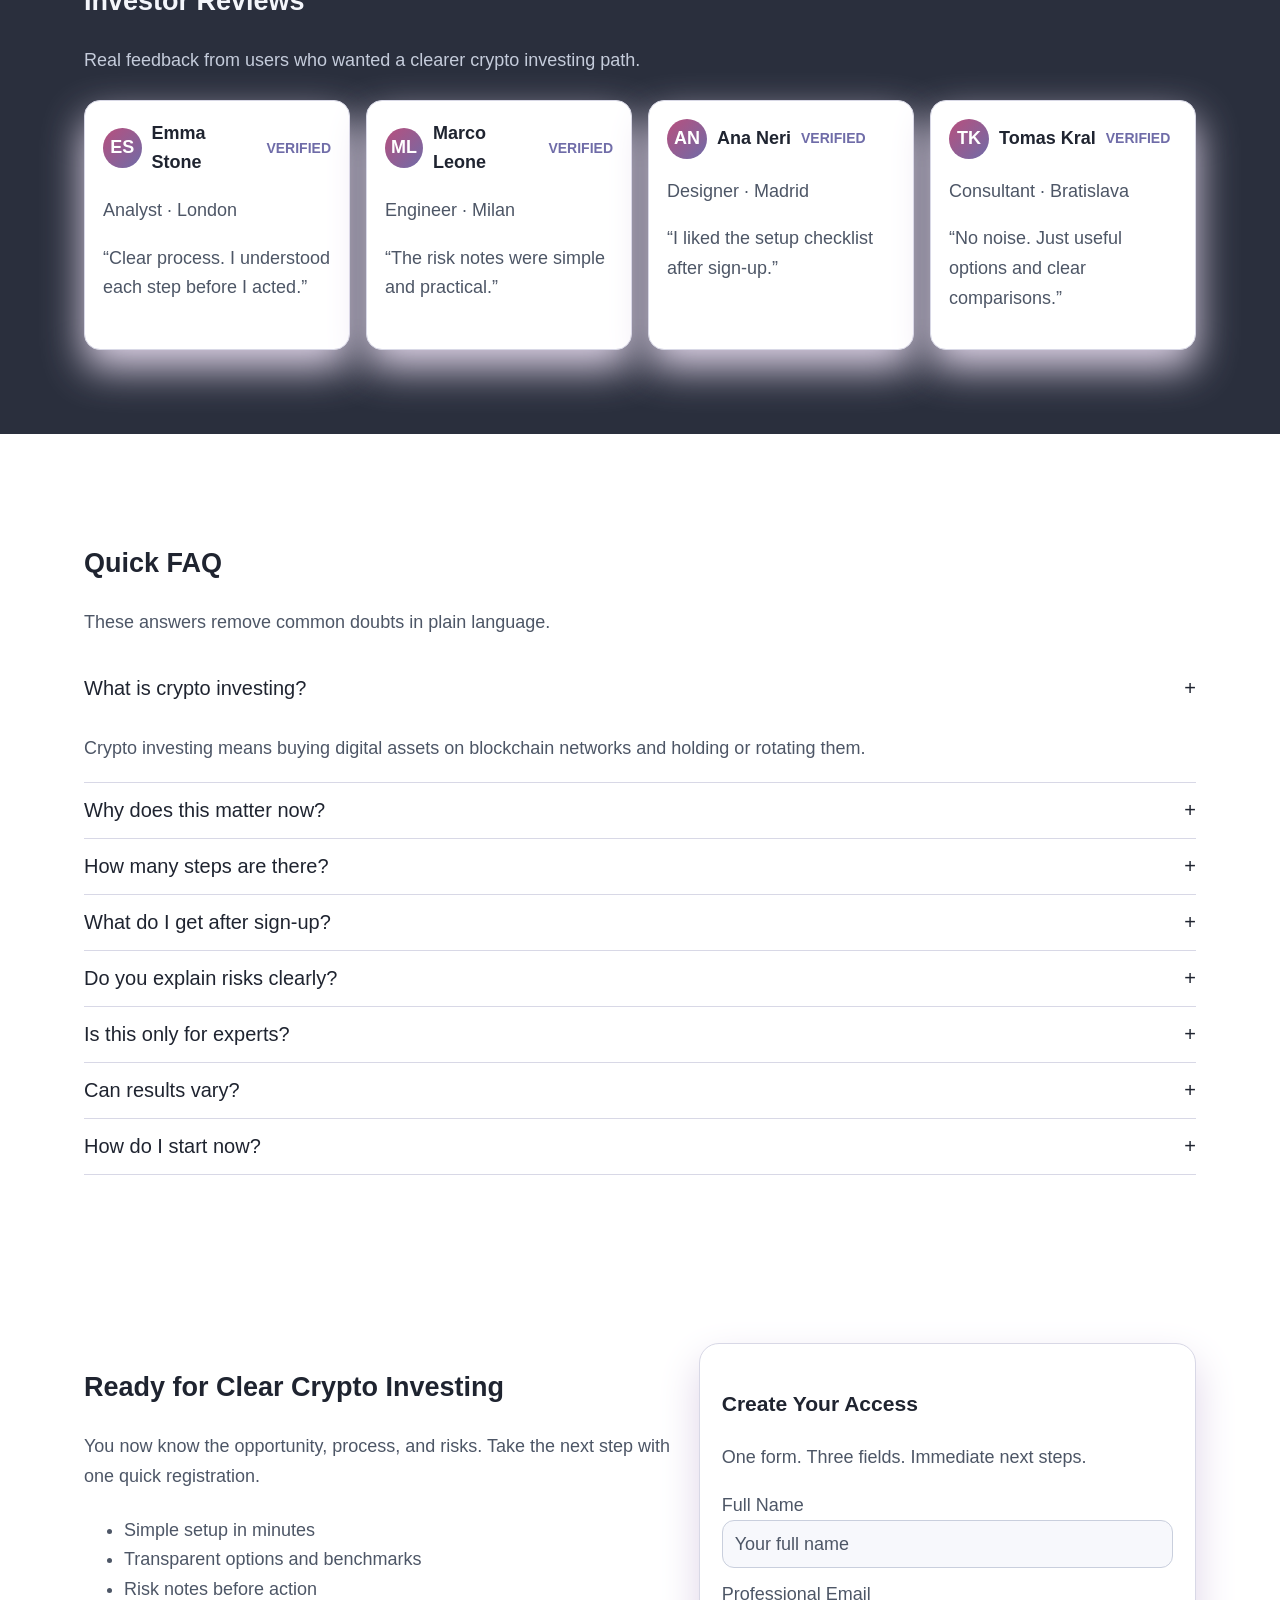
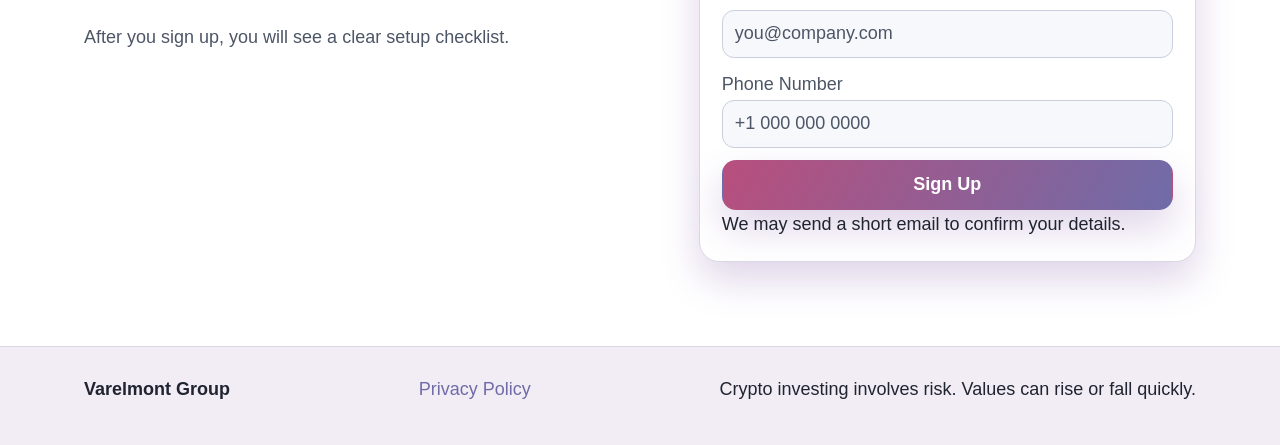
<file: tr/index.html>
<!doctype html>
<html lang="en">
<head>
  <meta charset="UTF-8" />
  <meta name="viewport" content="width=device-width, initial-scale=1.0" />
  <title>Varelmont Group | Crypto Investing Clarity 6</title>
  <meta name="description" content="Varelmont Group explains crypto investing in simple steps, clear risks, and practical next actions for private investors." />
  <link rel="canonical" href="https://www.varelmontgroup.com/tr/index.html" />
  <link rel="alternate" hreflang="en" href="https://www.varelmontgroup.com/index.html" />
  <link rel="alternate" hreflang="de" href="https://www.varelmontgroup.com/de/index.html" />
  <link rel="alternate" hreflang="fr" href="https://www.varelmontgroup.com/fr/index.html" />
  <link rel="alternate" hreflang="es" href="https://www.varelmontgroup.com/es/index.html" />
  <link rel="alternate" hreflang="it" href="https://www.varelmontgroup.com/it/index.html" />
  <link rel="alternate" hreflang="tr" href="https://www.varelmontgroup.com/tr/index.html" />
  <link rel="alternate" hreflang="pt" href="https://www.varelmontgroup.com/pt/index.html" />
  <link rel="alternate" hreflang="ja" href="https://www.varelmontgroup.com/jp/index.html" />
  <link rel="alternate" hreflang="sk" href="https://www.varelmontgroup.com/sk/index.html" />
  <link rel="alternate" hreflang="nl-BE" href="https://www.varelmontgroup.com/be/index.html" />
  <meta property="og:title" content="Varelmont Group | Crypto Investing Clarity 6" />
  <meta property="og:description" content="Varelmont Group explains crypto investing in simple steps, clear risks, and practical next actions for private investors." />
  <meta property="og:type" content="website" />
  <meta property="og:url" content="https://www.varelmontgroup.com/tr/index.html" />
  <meta name="twitter:card" content="summary_large_image" />
  <meta name="twitter:title" content="Varelmont Group | Crypto Investing Clarity 6" />
  <meta name="twitter:description" content="Varelmont Group explains crypto investing in simple steps, clear risks, and practical next actions for private investors." />
  <link rel="stylesheet" href="../assets/style.css" />
  <script type="application/ld+json">{"@context":"https://schema.org","@graph":[{"@type":"Organization","name":"Varelmont Group","url":"https://www.varelmontgroup.com/"},{"@type":"WebSite","name":"Varelmont Group","url":"https://www.varelmontgroup.com/"},{"@type":"FAQPage","mainEntity":[{"@type":"Question","name":"What is crypto investing?","acceptedAnswer":{"@type":"Answer","text":"Crypto investing means buying digital assets that run on blockchain networks."}},{"@type":"Question","name":"What happens after Sign Up?","acceptedAnswer":{"@type":"Answer","text":"After you sign up, you get instant access to the next steps."}}]},{"@type":"Review","author":{"@type":"Person","name":"Emma Stone"},"reviewBody":"I understood the setup in one session."}]}</script>
</head>
<body>
<header>
  <div class="container header-row">
    <div class="brand">Varelmont Group</div>
    <nav aria-label="Primary">
      <ul>
        <li><a href="#market">Why Market</a></li>
        <li><a href="#model">How It Works</a></li>
        <li><a href="#metrics">Metrics</a></li>
        <li><a href="#insights">Insights</a></li>
        <li><a href="#faq">FAQ</a></li>
      </ul>
    </nav>
    <div class="header-actions">
      <div class="lang">
        <button class="lang-current" data-lang-toggle aria-label="Open languages">Türkçe</button>
        <div class="lang-menu" role="menu">
<a href="../index.html"><span class="flag"><svg viewBox="0 0 24 24" aria-hidden="true"><rect width="24" height="24" fill="#1f4ea1"/><rect y="10" width="24" height="4" fill="#fff"/><rect x="10" width="4" height="24" fill="#fff"/><rect y="11" width="24" height="2" fill="#d22f27"/><rect x="11" width="2" height="24" fill="#d22f27"/></svg></span>English</a>
<a href="../de/index.html"><span class="flag"><svg viewBox="0 0 24 24"><rect width="24" height="8" fill="#111"/><rect y="8" width="24" height="8" fill="#dd0000"/><rect y="16" width="24" height="8" fill="#ffce00"/></svg></span>Deutsch</a>
<a href="../fr/index.html"><span class="flag"><svg viewBox="0 0 24 24"><rect width="8" height="24" fill="#1e4aa8"/><rect x="8" width="8" height="24" fill="#fff"/><rect x="16" width="8" height="24" fill="#ef4135"/></svg></span>Français</a>
<a href="../es/index.html"><span class="flag"><svg viewBox="0 0 24 24"><rect width="24" height="6" fill="#aa151b"/><rect y="6" width="24" height="12" fill="#f1bf00"/><rect y="18" width="24" height="6" fill="#aa151b"/></svg></span>Español</a>
<a href="../it/index.html"><span class="flag"><svg viewBox="0 0 24 24"><rect width="8" height="24" fill="#009246"/><rect x="8" width="8" height="24" fill="#fff"/><rect x="16" width="8" height="24" fill="#ce2b37"/></svg></span>Italiano</a>
<a href="../tr/index.html"><span class="flag"><svg viewBox="0 0 24 24"><rect width="24" height="24" fill="#e30a17"/><circle cx="10" cy="12" r="5" fill="#fff"/><circle cx="11" cy="12" r="4" fill="#e30a17"/></svg></span>Türkçe</a>
<a href="../pt/index.html"><span class="flag"><svg viewBox="0 0 24 24"><rect width="10" height="24" fill="#046a38"/><rect x="10" width="14" height="24" fill="#da291c"/></svg></span>Português</a>
<a href="../jp/index.html"><span class="flag"><svg viewBox="0 0 24 24"><rect width="24" height="24" fill="#fff"/><circle cx="12" cy="12" r="6" fill="#bc002d"/></svg></span>日本語</a>
<a href="../sk/index.html"><span class="flag"><svg viewBox="0 0 24 24"><rect width="24" height="8" fill="#fff"/><rect y="8" width="24" height="8" fill="#0b4ea2"/><rect y="16" width="24" height="8" fill="#ee1c25"/></svg></span>Slovak</a>
<a href="../be/index.html"><span class="flag"><svg viewBox="0 0 24 24"><rect width="8" height="24" fill="#000"/><rect x="8" width="8" height="24" fill="#ffe936"/><rect x="16" width="8" height="24" fill="#ef3340"/></svg></span>Nederlands (BE)</a>
</div>
      </div>
      <a class="btn btn-primary" href="#signup">Sign Up</a>
      <button class="btn mobile-toggle" data-open-drawer aria-label="Open menu">☰</button>
    </div>
  </div>
</header>

<div class="drawer-backdrop" data-drawer-backdrop></div>
<aside class="mobile-drawer" data-drawer aria-label="Mobile navigation">
  <button class="icon-btn" data-close-drawer aria-label="Close menu">X</button>
  <nav aria-label="Mobile">
    <ul>
      <li><a href="#market">Why Market</a></li><li><a href="#model">How It Works</a></li><li><a href="#metrics">Metrics</a></li><li><a href="#insights">Insights</a></li><li><a href="#faq">FAQ</a></li>
    </ul>
  </nav>
  <div class="lang open" style="margin-top:16px;">
    <button class="lang-current" aria-label="Current language">Türkçe</button>
    <div class="lang-menu" style="display:block;position:static;width:100%;">
<a href="../index.html"><span class="flag"><svg viewBox="0 0 24 24" aria-hidden="true"><rect width="24" height="24" fill="#1f4ea1"/><rect y="10" width="24" height="4" fill="#fff"/><rect x="10" width="4" height="24" fill="#fff"/><rect y="11" width="24" height="2" fill="#d22f27"/><rect x="11" width="2" height="24" fill="#d22f27"/></svg></span>English</a>
<a href="../de/index.html"><span class="flag"><svg viewBox="0 0 24 24"><rect width="24" height="8" fill="#111"/><rect y="8" width="24" height="8" fill="#dd0000"/><rect y="16" width="24" height="8" fill="#ffce00"/></svg></span>Deutsch</a>
<a href="../fr/index.html"><span class="flag"><svg viewBox="0 0 24 24"><rect width="8" height="24" fill="#1e4aa8"/><rect x="8" width="8" height="24" fill="#fff"/><rect x="16" width="8" height="24" fill="#ef4135"/></svg></span>Français</a>
<a href="../es/index.html"><span class="flag"><svg viewBox="0 0 24 24"><rect width="24" height="6" fill="#aa151b"/><rect y="6" width="24" height="12" fill="#f1bf00"/><rect y="18" width="24" height="6" fill="#aa151b"/></svg></span>Español</a>
<a href="../it/index.html"><span class="flag"><svg viewBox="0 0 24 24"><rect width="8" height="24" fill="#009246"/><rect x="8" width="8" height="24" fill="#fff"/><rect x="16" width="8" height="24" fill="#ce2b37"/></svg></span>Italiano</a>
<a href="../tr/index.html"><span class="flag"><svg viewBox="0 0 24 24"><rect width="24" height="24" fill="#e30a17"/><circle cx="10" cy="12" r="5" fill="#fff"/><circle cx="11" cy="12" r="4" fill="#e30a17"/></svg></span>Türkçe</a>
<a href="../pt/index.html"><span class="flag"><svg viewBox="0 0 24 24"><rect width="10" height="24" fill="#046a38"/><rect x="10" width="14" height="24" fill="#da291c"/></svg></span>Português</a>
<a href="../jp/index.html"><span class="flag"><svg viewBox="0 0 24 24"><rect width="24" height="24" fill="#fff"/><circle cx="12" cy="12" r="6" fill="#bc002d"/></svg></span>日本語</a>
<a href="../sk/index.html"><span class="flag"><svg viewBox="0 0 24 24"><rect width="24" height="8" fill="#fff"/><rect y="8" width="24" height="8" fill="#0b4ea2"/><rect y="16" width="24" height="8" fill="#ee1c25"/></svg></span>Slovak</a>
<a href="../be/index.html"><span class="flag"><svg viewBox="0 0 24 24"><rect width="8" height="24" fill="#000"/><rect x="8" width="8" height="24" fill="#ffe936"/><rect x="16" width="8" height="24" fill="#ef3340"/></svg></span>Nederlands (BE)</a>
</div>
  </div>
  <a class="btn btn-primary" href="#signup" style="display:inline-flex;align-items:center;justify-content:center;margin-top:12px;">Sign Up</a>
</aside>

<main>
<section class="section light" id="top">
  <div class="container hero-layout">
    <div>
      <h1>Crypto Investing With Clear Steps</h1>
      <p class="section-intro">Varelmont Group helps you understand crypto investing without noise. The market is moving fast as digital payments and tokenized assets grow. You get a simple plan, clear risk notes, and direct sign-up access. After you sign up, you get instant access to the next steps.</p>
      <div class="performance-panel reveal">
        <strong>Historical outcome range during favorable periods</strong>
        <div class="performance-grid">
          <div class="metric-box"><div class="metric-value">8–15%</div><div class="metric-label">Monthly range</div></div>
          <div class="metric-box"><div class="metric-value">80–200%</div><div class="metric-label">Annual range</div></div>
        </div>
        <div class="mini-note">Returns depend on market conditions. Not guaranteed.</div>
      </div>
    </div>
    <form class="form-card" id="signup">
      <h3 class="form-title">Start in Minutes</h3>
      <p class="form-sub">Simple registration. Clear next steps. No outreach friction.</p>
      <div class="form-grid">
        <label>Full Name<input type="text" placeholder="Your full name" /></label>
        <label>Professional Email<input type="email" placeholder="you@company.com" /></label>
        <label>Phone Number<input type="tel" placeholder="+1 000 000 0000" /></label>
        <button class="btn btn-primary" type="submit">Sign Up</button>
      </div>
      <small>We may send a short email to confirm your details.</small>
    </form>
  </div>
</section>

<section class="section dark" id="market"><div class="container">
  <h2>Why This Market</h2>
  <p class="section-intro">Crypto investing is becoming part of daily finance. More people use blockchain tools each year.</p>
  <div class="grid-3 reveal">
    <article class="card"><h3>Demand Growth</h3><p>New users join each month across payment and savings apps.</p><p class="muted">More activity often supports prices.</p></article>
    <article class="card"><h3>Better Access</h3><p>Buying and storage tools are now easier for regular investors.</p><p class="muted">Lower friction can widen adoption.</p></article>
    <article class="card"><h3>Policy Progress</h3><p>Clearer rules can reduce uncertainty for market participants.</p><p class="muted">Rules may support long-term trust.</p></article>
  </div>
  <p>What this means: crypto investing has moved from niche interest to broad market participation.</p>
</div></section>

<section class="section light" id="model"><div class="container">
  <h2>How It Works</h2>
  <p class="section-intro">Here is the simple path from sign-up to action. Each step is short and practical.</p>
  <div class="timeline reveal">
    <article class="card step"><h3>Sign Up</h3><p>Create your profile with three basic details.</p><p class="muted">Time: about 2 minutes.</p></article>
    <article class="card step"><h3>Verify Email</h3><p>Confirm your email so your account is protected.</p><p class="muted">Time: under 10 minutes.</p></article>
    <article class="card step"><h3>Review Options</h3><p>See clear choices and compare expected ranges.</p><p class="muted">Time: within 24 hours.</p></article>
    <article class="card step"><h3>Start Tracking</h3><p>Follow live updates and adjust when needed.</p><p class="muted">Time: by hour 48.</p></article>
  </div>
  <p>What it means: you move from interest to structured action in under 48 hours.</p>
</div></section>

<section class="section light" id="focus"><div class="container">
  <h2>What We Focus On</h2>
  <p class="section-intro">We filter opportunities through simple quality checks. You see why each option is listed.</p>
  <div class="grid-2 reveal">
    <article class="card"><h3>Project Utility</h3><p>We prefer products solving real user problems.</p><ul><li>Active usage data</li><li>Clear product purpose</li></ul></article>
    <article class="card"><h3>Team Delivery</h3><p>We check if teams ship updates on time.</p><ul><li>Public roadmap proof</li><li>Recent release cadence</li></ul></article>
  </div>
  <p>Investor implication: this process helps avoid projects with weak execution signals.</p>
</div></section>

<section class="section dark" id="metrics"><div class="container">
  <h2>Performance Snapshot</h2>
  <p class="section-intro">This view compares sample results with a broad market benchmark. It helps set realistic expectations.</p>
  <div class="card dual-bars reveal">
    <h3>Cycle Comparison</h3>
    <div class="bar-row"><p>Varelmont model: 12-month sample 126% | Market average 72%</p><div class="bar-track"><div class="bar-fill-a" style="width:76%"></div></div></div>
    <div class="bar-row"><p>Down cycle drawback note: -18% | Market average -31%</p><div class="bar-track"><div class="bar-fill-b" style="width:58%"></div></div></div>
    <p class="muted">Meaning: stronger upside and tighter downside in the same cycle sample.</p>
  </div>
</div></section>

<section class="section light" id="insights"><div class="container">
  <h2>Insights That Matter</h2>
  <p class="section-intro">Returns often follow a few visible drivers. This simplified waterfall shows those drivers.</p>
  <div class="card reveal">
    <h3>Return Drivers</h3>
    <div class="waterfall">
      <div class="w" style="height:40%">Entry</div>
      <div class="w" style="height:55%">Timing</div>
      <div class="w" style="height:70%">Rotation</div>
      <div class="w" style="height:86%">Risk Rules</div>
    </div>
    <p>Benchmark reference: passive hold delivered lower outcome in the same period.</p>
    <p class="muted">What this means for your money: disciplined steps can improve result consistency.</p>
  </div>
</div></section>

<section class="section light" id="risk"><div class="container">
  <h2>Simple Risk View</h2>
  <p class="section-intro">Crypto investing can move quickly both up and down. This matrix keeps risk visible.</p>
  <div class="risk-matrix reveal">
    <article class="card"><h3>Market Swings</h3><p>Prices can drop fast after sharp rallies.</p><p class="muted">Use staged entries to reduce timing pressure.</p></article>
    <article class="card"><h3>Project Failure</h3><p>Some tokens lose relevance over time.</p><p class="muted">Use quality filters and diversification.</p></article>
    <article class="card"><h3>News Shock</h3><p>Policy headlines may move prices in hours.</p><p class="muted">Keep reserve cash for volatility windows.</p></article>
    <article class="card"><h3>Security Errors</h3><p>Poor wallet habits can lead to losses.</p><p class="muted">Use two-factor and trusted storage tools.</p></article>
  </div>
  <p>Investor implication: risk controls are as important as return targets in crypto investing.</p>
</div></section>

<section class="section dark reviews" id="reviews"><div class="container">
  <h2>Investor Reviews</h2>
  <p class="section-intro">Real feedback from users who wanted a clearer crypto investing path.</p>
  <div class="grid-4 reveal">
    <article class="card"><div class="review-top"><span class="avatar">ES</span><strong>Emma Stone</strong><span class="verified">VERIFIED</span></div><p>Analyst · London</p><p>“Clear process. I understood each step before I acted.”</p></article>
    <article class="card"><div class="review-top"><span class="avatar">ML</span><strong>Marco Leone</strong><span class="verified">VERIFIED</span></div><p>Engineer · Milan</p><p>“The risk notes were simple and practical.”</p></article>
    <article class="card"><div class="review-top"><span class="avatar">AN</span><strong>Ana Neri</strong><span class="verified">VERIFIED</span></div><p>Designer · Madrid</p><p>“I liked the setup checklist after sign-up.”</p></article>
    <article class="card"><div class="review-top"><span class="avatar">TK</span><strong>Tomas Kral</strong><span class="verified">VERIFIED</span></div><p>Consultant · Bratislava</p><p>“No noise. Just useful options and clear comparisons.”</p></article>
  </div>
</div></section>

<section class="section light" id="faq"><div class="container">
  <h2>Quick FAQ</h2>
  <p class="section-intro">These answers remove common doubts in plain language.</p>
  <div class="reveal">
    <article class="faq-item open"><button class="faq-q">What is crypto investing?<span>+</span></button><div class="faq-a"><p>Crypto investing means buying digital assets on blockchain networks and holding or rotating them.</p></div></article>
    <article class="faq-item"><button class="faq-q">Why does this matter now?<span>+</span></button><div class="faq-a"><p>Adoption is growing through payments, tokenized assets, and easier access tools.</p></div></article>
    <article class="faq-item"><button class="faq-q">How many steps are there?<span>+</span></button><div class="faq-a"><p>Sign up, verify, review options, and start tracking with clear checkpoints.</p></div></article>
    <article class="faq-item"><button class="faq-q">What do I get after sign-up?<span>+</span></button><div class="faq-a"><p>After you sign up, you can review the options and choose what to do next.</p></div></article>
    <article class="faq-item"><button class="faq-q">Do you explain risks clearly?<span>+</span></button><div class="faq-a"><p>Yes. Each option includes a short risk note in plain words.</p></div></article>
    <article class="faq-item"><button class="faq-q">Is this only for experts?<span>+</span></button><div class="faq-a"><p>No. It is made for investors who want clarity.</p></div></article>
    <article class="faq-item"><button class="faq-q">Can results vary?<span>+</span></button><div class="faq-a"><p>Yes. Returns depend on market conditions and are not guaranteed.</p></div></article>
    <article class="faq-item"><button class="faq-q">How do I start now?<span>+</span></button><div class="faq-a"><p>Use the Sign Up form and follow the checklist shown after registration.</p></div></article>
  </div>
</div></section>

<section class="section light" id="final"><div class="container final-wrap">
  <div>
    <h2>Ready for Clear Crypto Investing</h2>
    <p class="section-intro">You now know the opportunity, process, and risks. Take the next step with one quick registration.</p>
    <ul>
      <li>Simple setup in minutes</li>
      <li>Transparent options and benchmarks</li>
      <li>Risk notes before action</li>
    </ul>
    <p>After you sign up, you will see a clear setup checklist.</p>
  </div>
  <form class="form-card">
    <h3 class="form-title">Create Your Access</h3>
    <p class="form-sub">One form. Three fields. Immediate next steps.</p>
    <div class="form-grid">
      <label>Full Name<input type="text" placeholder="Your full name" /></label>
      <label>Professional Email<input type="email" placeholder="you@company.com" /></label>
      <label>Phone Number<input type="tel" placeholder="+1 000 000 0000" /></label>
      <button class="btn btn-primary" type="submit">Sign Up</button>
    </div>
    <small>We may send a short email to confirm your details.</small>
  </form>
</div></section>
</main>

<footer>
  <div class="container footer-row">
    <strong>Varelmont Group</strong>
    <a href="#" data-open-privacy>Privacy Policy</a>
    <small>Crypto investing involves risk. Values can rise or fall quickly.</small>
  </div>
</footer>

<div class="modal" data-modal role="dialog" aria-modal="true" aria-label="Privacy Policy">
  <div class="modal-panel">
    <div class="modal-head"><button class="icon-btn" data-close-privacy aria-label="Close privacy">X</button></div>
    <div class="modal-body">
      <h2>Privacy Policy</h2>
      <p>Introduction: We explain what data we collect and why.</p>
      <p>Data collection: We collect your name, email, and phone number from forms.</p>
      <p>Legal basis: We process data for registration delivery and account security.</p>
      <p>Cookies: We use basic cookies for session and site performance.</p>
      <p>Retention: We keep data only as long as needed for service and legal duties.</p>
      <p>Third-party sharing: We share with trusted service providers only when needed.</p>
      <p>Security: We use access controls and encryption to protect stored information.</p>
      <p>User rights: You may request access, correction, deletion, or data portability.</p>
      <p>International transfers: Data may be processed in other regions with safeguards.</p>
      <p>Industry risk disclosure: Crypto markets are volatile and outcomes are not guaranteed.</p>
      <p>Contact: privacy@varelmontgroup.com</p>
    </div>
    <div class="modal-foot"><button class="icon-btn" data-close-privacy>Close</button></div>
  </div>
</div>

<script src="../assets/app.js" defer></script>
</body>
</html>
</file>
<file: assets/style.css>
/*
PALETTE FAMILY: Slate + Rose
CTA COLOR FAMILY: Berry Rose
PAGE BALANCE: light-dominant
HERO TEMPERATURE: neutral
*/
:root {
  --text-strong: #1f2430;
  --text-muted: #4d5666;
  --text-on-dark: #f4f6fb;
  --text-muted-on-dark: #c5ccdb;
  --surface-0: #f6f3f7;
  --surface-1: #ffffff;
  --surface-2: #2a2f3d;
  --surface-card: #ffffff;
  --border-subtle: #d8d8e6;
  --input-bg: #f7f8fc;
  --input-border: #c9cfdd;
  --focus-ring: #d7c2ec;
  --shadow-soft: 0 18px 40px #dfd4e8;
  --accent-a: #b84f7d;
  --accent-b: #6f6ca8;
  --btn-height: 50px;
}

* { box-sizing: border-box; }
html, body { margin: 0; padding: 0; overflow-x: hidden; }
body {
  font-family: "Inter", "Segoe UI", sans-serif;
  background: var(--surface-0);
  color: var(--text-strong);
  font-size: 18px;
  line-height: 1.65;
}
a { color: var(--accent-b); text-decoration: none; }
a:focus-visible, button:focus-visible, input:focus-visible {
  outline: none;
  box-shadow: 0 0 0 4px var(--focus-ring);
}
p, li, label, small { font-size: 18px; line-height: 1.65; }

.container {
  max-width: 1160px;
  margin: 0 auto;
  padding-inline: 24px;
}
.section {
  padding: 84px 0;
  position: relative;
  overflow: hidden;
}
.section.light { background: var(--surface-1); color: var(--text-strong); }
.section.light p, .section.light li { color: var(--text-muted); }

.section.dark { background: var(--surface-2); color: var(--text-on-dark); }
.section.dark p, .section.dark li { color: var(--text-muted-on-dark); }

header {
  position: sticky;
  top: 0;
  z-index: 120;
  backdrop-filter: blur(8px);
  background: #fcfbfe;
  border-bottom: 1px solid var(--border-subtle);
}
.header-row {
  min-height: 84px;
  display: flex;
  justify-content: space-between;
  align-items: center;
  gap: 20px;
}
.brand { font-weight: 700; letter-spacing: 0.3px; }
nav ul {
  list-style: none;
  margin: 0;
  padding: 0;
  display: flex;
  gap: 22px;
}
nav a { color: var(--text-strong); font-weight: 500; }
.header-actions { display: flex; align-items: center; gap: 12px; }
.btn, .lang-current {
  height: var(--btn-height);
  padding: 0 20px;
  border-radius: 14px;
  font-size: 18px;
  font-weight: 600;
  border: 1px solid transparent;
}
.btn-primary {
  background: linear-gradient(120deg, var(--accent-a), var(--accent-b));
  color: #fff;
  box-shadow: var(--shadow-soft);
}
.btn-primary:hover { transform: translateY(-1px); }

.lang { position: relative; }
.lang-current {
  display: inline-flex;
  align-items: center;
  justify-content: center;
  background: var(--surface-1);
  border-color: var(--border-subtle);
  color: var(--text-strong);
}
.lang-menu {
  position: absolute;
  right: 0;
  top: 60px;
  width: 240px;
  background: var(--surface-card);
  border: 1px solid var(--border-subtle);
  border-radius: 14px;
  padding: 10px;
  box-shadow: var(--shadow-soft);
  display: none;
}
.lang.open .lang-menu { display: block; }
.lang-menu a {
  display: flex;
  align-items: center;
  gap: 10px;
  padding: 10px;
  border-radius: 10px;
  color: var(--text-strong);
}
.lang-menu a:hover { background: #f2ecf5; }
.flag { width: 18px; height: 18px; border-radius: 50%; overflow: hidden; flex: 0 0 auto; }

.hero-layout {
  display: grid;
  grid-template-columns: 1.2fr 1fr;
  gap: 28px;
  align-items: start;
}
h1 { font-size: clamp(2rem, 5vw, 3.4rem); line-height: 1.08; margin: 0 0 12px; }
.section-intro { max-width: 740px; margin-bottom: 24px; }

.performance-panel {
  background: linear-gradient(145deg, #fdf7fb, #f0effe);
  border: 1px solid var(--border-subtle);
  border-radius: 20px;
  padding: 22px;
  box-shadow: var(--shadow-soft);
  display: grid;
  gap: 16px;
}
.performance-grid {
  display: grid;
  grid-template-columns: repeat(2, 1fr);
  gap: 14px;
}
.metric-box {
  background: #fff;
  border: 1px solid var(--border-subtle);
  border-radius: 14px;
  padding: 16px;
}
.metric-value { font-size: 2rem; font-weight: 700; color: var(--accent-a); }
.metric-label { color: var(--text-muted); font-size: 16px; }
.mini-note { color: var(--text-muted); font-size: 16px; }

.form-card {
  background: var(--surface-card);
  color: var(--text-strong);
  border: 1px solid var(--border-subtle);
}

.form-card h3, .form-card .form-title { color: var(--text-strong); }
.form-card p, .form-card .form-sub { color: var(--text-muted); }

.form-card label { color: var(--text-muted); }
.form-card input {
  background: var(--input-bg);
  color: var(--text-strong);
  border: 1px solid var(--input-border);
}
.form-card input::placeholder { color: var(--text-muted); }

.form-card input:focus {
  outline: none;
  box-shadow: 0 0 0 4px var(--focus-ring);
  border-color: transparent;
}

.form-card {
  border-radius: 20px;
  padding: 22px;
  box-shadow: var(--shadow-soft);
}
.form-grid { display: grid; gap: 12px; }
.form-card input {
  width: 100%;
  border-radius: 12px;
  height: 48px;
  padding: 0 12px;
  font-size: 18px;
}
.form-card .btn { width: 100%; }

.grid-2, .grid-3, .grid-4 { display: grid; gap: 16px; }
.grid-2 { grid-template-columns: repeat(2, minmax(0, 1fr)); }
.grid-3 { grid-template-columns: repeat(3, minmax(0, 1fr)); }
.grid-4 { grid-template-columns: repeat(4, minmax(0, 1fr)); }
.grid-2 > *, .grid-3 > *, .grid-4 > * { min-width: 0; max-width: 100%; }

/* CARD CONTRAST LOCK */
.card{
  background: var(--surface-card);
  color: var(--text-strong);
  border: 1px solid var(--border-subtle);
}
.card p, .card li, .card .muted{
  color: var(--text-muted);
}
.section.dark .card{
  background: var(--surface-card);
  color: var(--text-strong);
}
.section.dark .card p, .section.dark .card li, .section.dark .card .muted{
  color: var(--text-muted);
}

/* Absolute bans */
.card, .card * { opacity: 1 !important; }
.card p, .card li { opacity: 1 !important; }

.card { border-radius: 16px; padding: 18px; box-shadow: var(--shadow-soft); }
.card h3 { margin-top: 0; margin-bottom: 8px; font-size: 1.2rem; }

.dual-bars .bar-row { margin-bottom: 14px; }
.bar-track {
  height: 14px;
  border-radius: 8px;
  background: #ebecf7;
  position: relative;
  overflow: hidden;
}
.bar-fill-a, .bar-fill-b {
  height: 100%;
  border-radius: 8px;
}
.bar-fill-a { background: linear-gradient(90deg, var(--accent-a), #cf85a6); }
.bar-fill-b { background: linear-gradient(90deg, var(--accent-b), #9a99c5); }

.timeline {
  display: grid;
  grid-template-columns: repeat(4, minmax(0, 1fr));
  gap: 12px;
}
.step { border-left: 3px solid var(--accent-b); }
.risk-matrix {
  display: grid;
  grid-template-columns: repeat(2, minmax(0, 1fr));
  gap: 12px;
}
.waterfall {
  display: flex;
  gap: 10px;
  align-items: end;
  min-height: 180px;
}
.waterfall .w {
  flex: 1;
  border-radius: 12px 12px 8px 8px;
  background: linear-gradient(180deg, #dca6c0, var(--accent-a));
  color: #fff;
  display: flex;
  align-items: end;
  justify-content: center;
  padding: 8px;
  font-weight: 600;
}

.reviews .review-top {
  display: flex;
  align-items: center;
  gap: 10px;
  margin-bottom: 8px;
}
.avatar {
  width: 40px; height: 40px; border-radius: 50%;
  background: linear-gradient(135deg, var(--accent-a), var(--accent-b));
  color: #fff; display: grid; place-items: center; font-weight: 700;
}
.verified { font-size: 14px; color: var(--accent-b); font-weight: 700; }

.faq-item { border-bottom: 1px solid var(--border-subtle); }
.faq-q {
  width: 100%;
  padding: 16px 0;
  border: 0;
  background: transparent;
  color: inherit;
  text-align: left;
  font-size: 20px;
  display: flex;
  justify-content: space-between;
}
.faq-a { max-height: 0; overflow: hidden; transition: max-height 0.35s ease; }
.faq-item.open .faq-a { max-height: 180px; }

.final-wrap { display: grid; grid-template-columns: 1.2fr 1fr; gap: 18px; align-items: start; }
footer { padding: 28px 0 40px; background: #f2edf5; border-top: 1px solid var(--border-subtle); }
.footer-row { display: flex; justify-content: space-between; gap: 14px; flex-wrap: wrap; }

.modal {
  position: fixed;
  inset: 0;
  background: #20253566;
  display: none;
  align-items: center;
  justify-content: center;
  padding: 20px;
}
.modal.open { display: flex; }
.modal-panel {
  width: min(900px, 100%);
  max-height: 90vh;
  overflow: auto;
  background: var(--surface-1);
  color: var(--text-strong);
  border-radius: 16px;
  border: 1px solid var(--border-subtle);
}
.modal-head, .modal-foot { padding: 16px 20px; border-bottom: 1px solid var(--border-subtle); }
.modal-foot { border-bottom: 0; border-top: 1px solid var(--border-subtle); }
.modal-body { padding: 20px; }
.icon-btn { border: 1px solid var(--border-subtle); background: #fff; border-radius: 10px; padding: 8px 10px; }

.mobile-toggle { display: none; }
.mobile-drawer {
  position: fixed;
  top: 0; right: -420px;
  width: min(380px, 100%);
  height: 100%;
  background: var(--surface-1);
  border-left: 1px solid var(--border-subtle);
  padding: 20px;
  transition: right 0.3s ease;
  z-index: 140;
}
.mobile-drawer.open { right: 0; }
.drawer-backdrop {
  position: fixed; inset: 0; background: #1d1d2e50;
  display: none; z-index: 130;
}
.drawer-backdrop.open { display: block; }
.no-scroll { overflow: hidden; }

.reveal { transform: translateY(14px); transition: transform .45s ease; }
.reveal.in { transform: translateY(0); }

@media (max-width: 1000px) {
  .hero-layout, .final-wrap, .grid-3, .grid-4, .grid-2, .timeline { grid-template-columns: 1fr 1fr; }
  nav { display: none; }
  .mobile-toggle { display: inline-flex; height: var(--btn-height); }
}
@media (max-width: 900px) {
  .hero-layout, .final-wrap, .performance-grid, .grid-3, .grid-4, .grid-2, .timeline, .risk-matrix { grid-template-columns: 1fr; }
  .header-actions .lang, .header-actions .btn-primary { display: none; }
}
</file>
